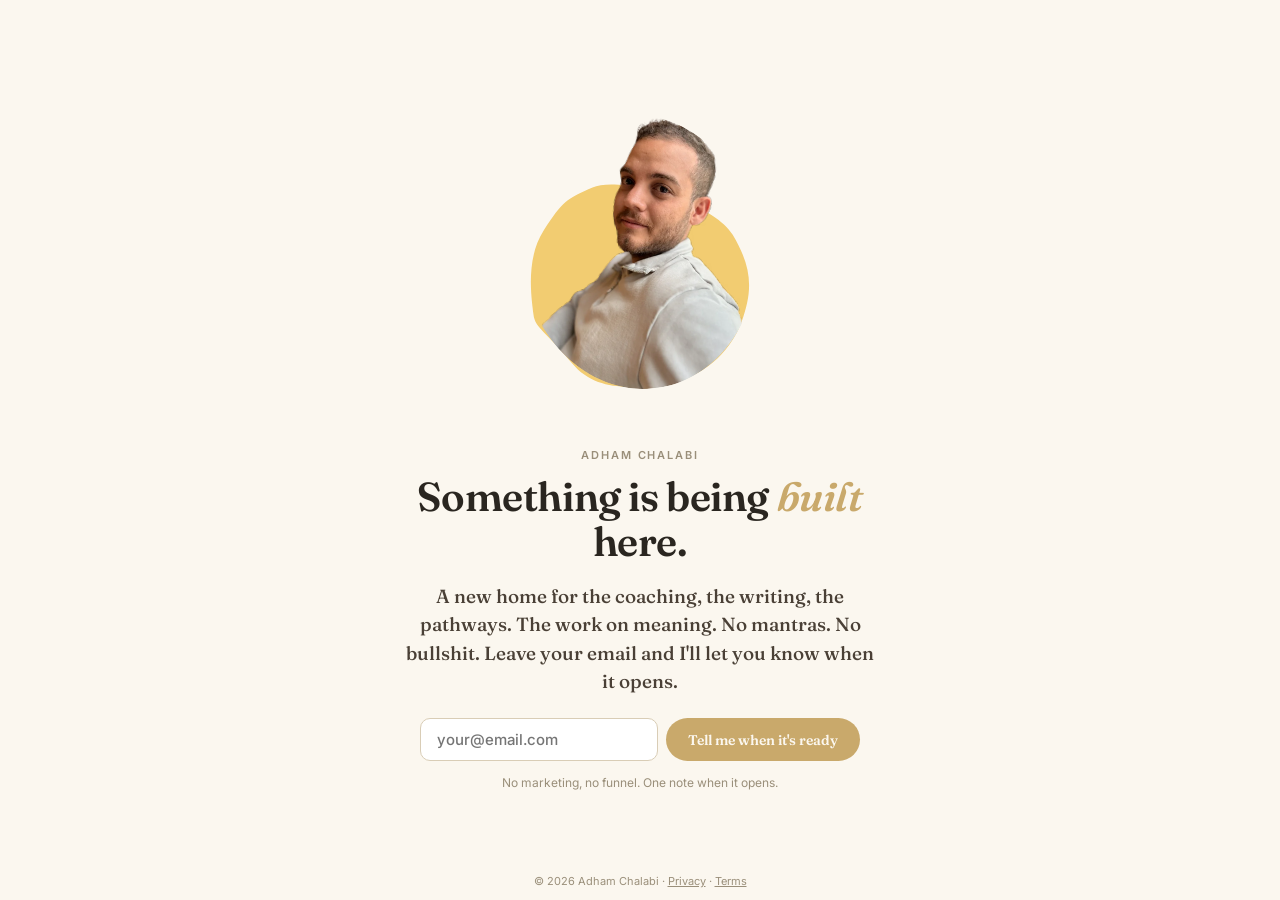
<file: index.html>
<!DOCTYPE html>
<html lang="en">
<head>
  <meta charset="utf-8">
  <meta name="viewport" content="width=device-width, initial-scale=1">
  <title>Adham Chalabi · Coming soon</title>
  <meta name="description" content="A new home for the writing, the pathways, the work. Coming soon.">
  <meta name="robots" content="noindex,nofollow">

  <meta property="og:type" content="website">
  <meta property="og:title" content="Adham Chalabi · Coming soon">
  <meta property="og:description" content="A new home for the writing, the pathways, the work. Coming soon.">
  <meta property="og:image" content="https://adham.coach/adham-clean.jpg">
  <meta property="og:url" content="https://adham.coach/">
  <meta name="twitter:card" content="summary_large_image">

  <link rel="preconnect" href="https://fonts.googleapis.com">
  <link rel="preconnect" href="https://fonts.gstatic.com" crossorigin>
  <!-- Fraunces 700 dropped: no font-weight 700 (or bold tags) anywhere in this page's styles/markup. -->
  <link href="https://fonts.googleapis.com/css2?family=Fraunces:ital,opsz,wght@0,9..144,500;0,9..144,600;1,9..144,500&family=Inter:wght@400;500;600&display=swap" rel="stylesheet">

  <style>
    *, *::before, *::after { box-sizing: border-box; margin: 0; padding: 0; }
    html, body { height: 100%; }
    body {
      background: #fbf7ef;
      color: #2a2620;
      font-family: 'Inter', system-ui, sans-serif;
      line-height: 1.5;
      display: grid;
      grid-template-rows: 1fr auto; /* card area takes remaining height; footer auto */
      height: 100vh;
      height: 100dvh; /* dvh handles mobile browser chrome where supported */
      -webkit-font-smoothing: antialiased;
      overflow: hidden; /* no scroll on the coming-soon view */
    }

    .wrap {
      display: flex;
      align-items: center;
      justify-content: center;
      padding: clamp(16px, 3vh, 40px) 20px;
      min-height: 0; /* lets the grid row shrink content if needed */
      overflow: hidden;
    }

    .card {
      width: 100%;
      max-width: 540px;
      text-align: center;
      display: flex;
      flex-direction: column;
      align-items: center;
      gap: 0;
    }

    .blob {
      width: clamp(160px, 32vh, 360px);
      max-width: 72vw;
      height: auto;
      margin: 0 auto clamp(10px, 2vh, 22px);
      display: block;
    }

    .eyebrow {
      font: 600 11px/1 'Inter', sans-serif;
      letter-spacing: 0.18em;
      text-transform: uppercase;
      color: #9a8f7a;
      margin-bottom: clamp(8px, 1.5vh, 14px);
    }

    h1 {
      font-family: 'Fraunces', Georgia, serif;
      font-weight: 600;
      font-size: clamp(26px, min(6vw, 4.5vh), 52px);
      line-height: 1.1;
      color: #2a2620;
      margin-bottom: clamp(10px, 2vh, 18px);
      letter-spacing: -0.01em;
    }

    h1 .em {
      font-style: italic;
      color: #c9a96b;
    }

    .lead {
      font-family: 'Fraunces', Georgia, serif;
      font-weight: 500;
      font-size: clamp(14px, 2vw, 19px);
      color: #4a4036;
      max-width: 480px;
      margin: 0 auto clamp(16px, 2.5vh, 28px);
      line-height: 1.5;
    }

    form {
      display: flex;
      gap: 8px;
      flex-wrap: wrap;
      justify-content: center;
      width: 100%;
      max-width: 440px;
      margin: 0 auto 8px;
    }

    input[type="email"] {
      flex: 1 1 220px;
      min-width: 0;
      padding: 11px 16px;
      border: 1px solid #d9cdb6;
      border-radius: 10px;
      background: #fff;
      font: 500 15px 'Inter', sans-serif;
      color: #2a2620;
    }
    input[type="email"]:focus {
      outline: none;
      border-color: #c9a96b;
      box-shadow: 0 0 0 3px rgba(201, 169, 107, 0.18);
    }

    button {
      flex: 0 0 auto;
      padding: 11px 22px;
      background: #c9a96b;
      color: #fbf7ef;
      border: none;
      border-radius: 999px;
      font: 600 14px 'Fraunces', serif;
      cursor: pointer;
      transition: background 0.15s ease;
    }
    button:hover { background: #b89656; }
    button:disabled { opacity: 0.6; cursor: default; }

    .promise {
      font: 400 12px 'Inter', sans-serif;
      color: #9a8f7a;
      margin-top: 6px;
    }

    .confirm {
      font-family: 'Fraunces', Georgia, serif;
      font-weight: 600;
      font-size: 18px;
      color: #4a6650;
      margin-top: 8px;
    }
    .confirm-sub {
      font: 500 13px 'Inter', sans-serif;
      color: #6b5e44;
      margin-top: 6px;
    }

    .error {
      font: 500 13px 'Inter', sans-serif;
      color: #b54a3d;
      margin-top: 10px;
    }

    footer {
      padding: 12px 24px;
      text-align: center;
      font: 400 11px 'Inter', sans-serif;
      color: #9a8f7a;
      flex-shrink: 0;
    }
    footer a { color: #9a8f7a; }

    /* Small phone tweaks — keep everything compact */
    @media (max-width: 480px) {
      input[type="email"], button { flex: 1 1 100%; }
      .wrap { padding: 16px 18px; }
      .lead { font-size: 14px; line-height: 1.45; }
    }

    /* Very short viewports (landscape phones, etc.) — squeeze further */
    @media (max-height: 600px) {
      .blob { width: clamp(120px, 26vh, 220px); margin-bottom: 8px; }
      h1 { font-size: clamp(20px, 4vh, 30px); margin-bottom: 8px; }
      .lead { font-size: 13px; margin-bottom: 14px; }
      .eyebrow { margin-bottom: 6px; font-size: 10px; }
      footer { padding: 6px 24px; }
    }
  </style>
</head>
<body>

  <div class="wrap">
    <main class="card">
      <img src="adham-blob.svg" alt="Adham Chalabi" class="blob" width="480" height="600">

      <p class="eyebrow">Adham Chalabi</p>

      <h1>Something is being <span class="em">built</span> here.</h1>

      <p class="lead">A new home for the coaching, the writing, the pathways. The work on meaning. No mantras. No bullshit. Leave your email and I'll let you know when it opens.</p>

      <form id="signup" novalidate>
        <input type="email" name="email" placeholder="your@email.com" required autocomplete="email" inputmode="email" aria-label="Email address">
        <button type="submit">Tell me when it's ready</button>
      </form>
      <p class="promise">No marketing, no funnel. One note when it opens.</p>
      <p class="error" id="error" style="display:none;"></p>
    </main>
  </div>

  <footer>
    © 2026 Adham Chalabi · <a href="/privacy.html">Privacy</a> · <a href="/terms.html">Terms</a>
  </footer>

  <!-- Preview-bypass + reminder-email forwarding are handled server-side by
       middleware.js at the Vercel edge. This page is just the coming-soon
       view when the user lacks the preview-mode cookie. -->


  <script>
    (function () {
      const BREVO_ACTION = 'https://ebebc29d.sibforms.com/serve/[base64]';
      const form = document.getElementById('signup');
      const errorEl = document.getElementById('error');

      const showError = (msg) => {
        errorEl.textContent = msg;
        errorEl.style.display = 'block';
      };
      const clearError = () => { errorEl.style.display = 'none'; };

      form.addEventListener('submit', async (e) => {
        e.preventDefault();
        clearError();
        const input = form.querySelector('input[type="email"]');
        const button = form.querySelector('button');
        const email = (input.value || '').trim();
        if (!/^[^\s@]+@[^\s@]+\.[^\s@]+$/.test(email)) {
          showError("That email looks off. Double-check?");
          return;
        }
        button.disabled = true;
        button.textContent = 'Sending…';
        try {
          const fd = new FormData();
          fd.append('EMAIL', email);
          fd.append('email_address_check', '');
          fd.append('locale', 'en');
          await fetch(BREVO_ACTION, { method: 'POST', mode: 'no-cors', body: fd });
          form.outerHTML = `
            <p class="confirm">Almost in — check your inbox. ✓</p>
            <p class="confirm-sub">Click the confirmation link I just sent you, and I'll write when the new home is ready.</p>
          `;
        } catch (err) {
          button.disabled = false;
          button.textContent = "Tell me when it's ready";
          showError("Something went wrong. Try again in a sec?");
        }
      });
    })();
  </script>

</body>
</html>
</file>
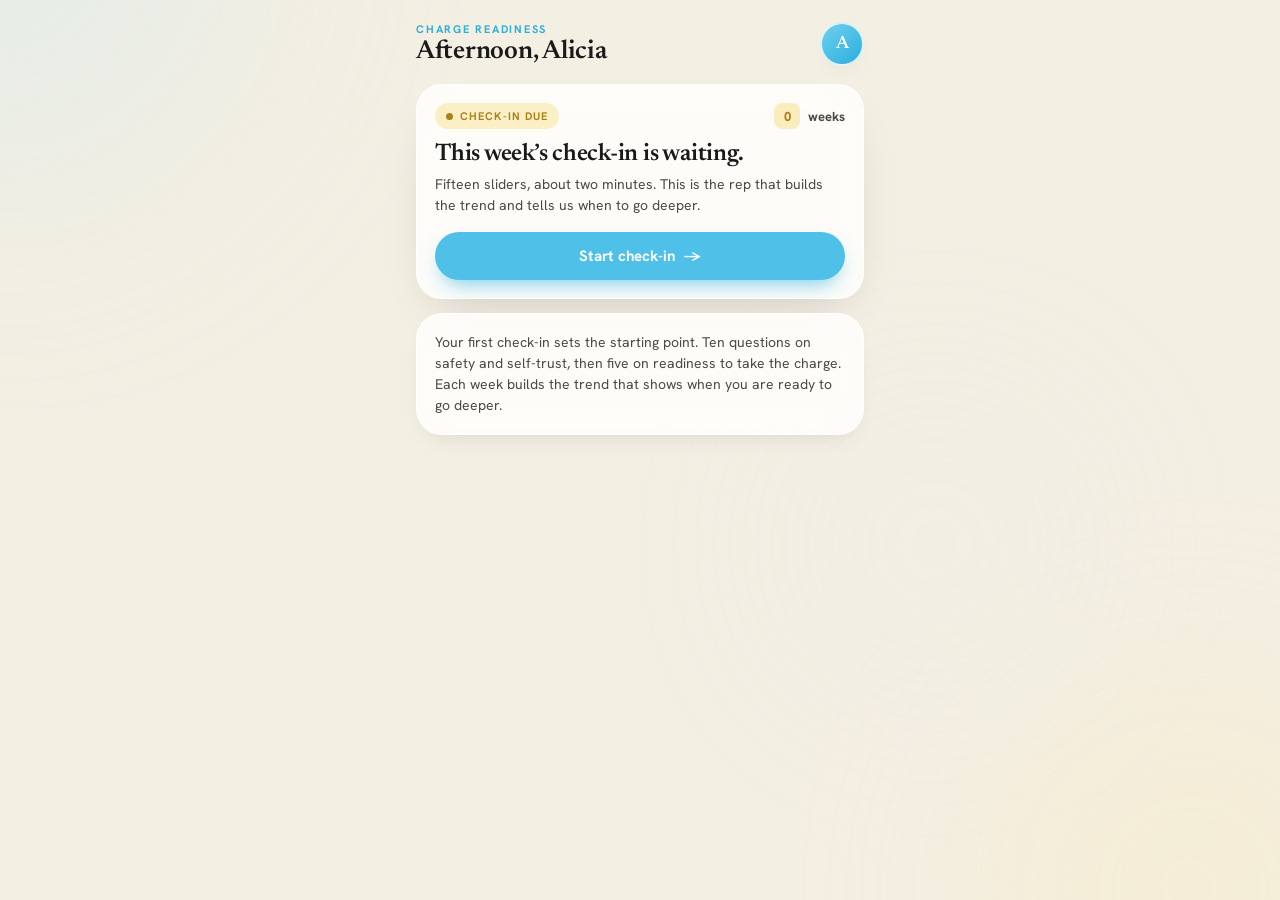
<file: alicia/index.html>
<!DOCTYPE html>
<html lang="en">
<head>
<meta charset="UTF-8" />
<meta name="viewport" content="width=device-width, initial-scale=1.0, viewport-fit=cover" />
<meta name="robots" content="noindex, nofollow" />
<title>Charge Readiness · Alicia</title>
<link rel="preconnect" href="https://fonts.googleapis.com" />
<link rel="preconnect" href="https://fonts.gstatic.com" crossorigin />
<link href="https://fonts.googleapis.com/css2?family=Newsreader:ital,opsz,wght@0,6..72,400;0,6..72,500;0,6..72,600;0,6..72,700&family=Hanken+Grotesk:wght@400;500;600;700;800&display=swap" rel="stylesheet" />
<style>
:root{
  --cream:#F4EFE3;--ink:#1A1A1A;--ink-soft:#4C4843;--ink-faint:#8A857B;
  --blue:#4FC1E9;--blue-deep:#2BAEDE;--green:#3BB98C;--amber:#D99A28;--red:#D6604A;
  --glass-bg:rgba(255,255,255,0.82);--glass-border:rgba(255,255,255,0.85);--glass-blur:14px;
  --radius:26px;--display:'Newsreader',Georgia,serif;--body:'Hanken Grotesk',system-ui,sans-serif;
  --shadow:0 22px 50px -22px rgba(26,26,26,0.20);--shadow-soft:0 10px 26px -14px rgba(26,26,26,0.16);
}
*{margin:0;padding:0;box-sizing:border-box;-webkit-tap-highlight-color:transparent;}
html,body{height:100%;}
body{font-family:var(--body);color:var(--ink);background:var(--cream);overflow-x:hidden;min-height:100vh;position:relative;-webkit-font-smoothing:antialiased;text-rendering:optimizeLegibility;}
.ambient{position:fixed;inset:0;z-index:0;overflow:hidden;pointer-events:none;}
.blob{position:absolute;border-radius:50%;filter:blur(110px);opacity:0.5;}
.blob.b1{width:40vmax;height:40vmax;background:radial-gradient(circle at 30% 30%,#BFE9F7,transparent 72%);top:-18vmax;left:-14vmax;opacity:0.42;}
.blob.b2{width:38vmax;height:38vmax;background:radial-gradient(circle at 50% 50%,#FBE9A8,transparent 72%);bottom:-18vmax;right:-12vmax;opacity:0.45;}
.blob.b3{width:26vmax;height:26vmax;background:radial-gradient(circle at 50% 50%,#D8F2FB,transparent 72%);top:42%;right:14%;opacity:0.24;}
.app{position:relative;z-index:1;max-width:480px;margin:0 auto;padding:22px 16px 40px;min-height:100vh;}
.app-head{display:flex;align-items:center;justify-content:space-between;margin-bottom:18px;gap:16px;}
.greet{min-width:0;}
.greet .kick{font-weight:700;font-size:11px;letter-spacing:0.16em;text-transform:uppercase;color:var(--blue-deep);margin-bottom:3px;}
.greet h1{font-family:var(--display);font-weight:600;font-size:26px;line-height:1.05;letter-spacing:-0.01em;}
.avatar{width:44px;height:44px;border-radius:50%;flex:0 0 auto;background:linear-gradient(140deg,#6FD0EE,#2BAEDE);color:#fff;display:flex;align-items:center;justify-content:center;font-family:var(--display);font-weight:600;font-size:18px;box-shadow:var(--shadow-soft);border:2px solid rgba(255,255,255,0.8);}
.stack{display:flex;flex-direction:column;gap:14px;}
.card{background:var(--glass-bg);backdrop-filter:blur(var(--glass-blur)) saturate(150%);-webkit-backdrop-filter:blur(var(--glass-blur)) saturate(150%);border:1px solid var(--glass-border);border-radius:var(--radius);box-shadow:var(--shadow-soft);padding:18px;position:relative;}
.card.feature{box-shadow:var(--shadow);}
.pulse-hero{overflow:hidden;}
.ph-top{display:flex;align-items:center;justify-content:space-between;gap:10px;margin-bottom:12px;flex-wrap:wrap;}
.tag{display:inline-flex;align-items:center;gap:7px;font-weight:700;font-size:11px;letter-spacing:0.1em;text-transform:uppercase;padding:6px 11px;border-radius:99px;}
.tag.due{background:rgba(243,210,78,0.30);color:#A9821B;}
.tag.done{background:rgba(59,185,140,0.18);color:#2A8A66;}
.tag .d{width:7px;height:7px;border-radius:50%;background:currentColor;}
.streak{display:flex;align-items:center;gap:8px;font-weight:700;font-size:13px;color:var(--ink-soft);white-space:nowrap;}
.streak .flame{width:26px;height:26px;border-radius:8px;background:rgba(243,210,78,0.35);display:flex;align-items:center;justify-content:center;color:#A9821B;font-weight:800;font-size:13px;}
.pulse-hero h2{font-family:var(--display);font-weight:600;font-size:24px;line-height:1.12;letter-spacing:-0.01em;margin-bottom:6px;}
.pulse-hero p{font-size:14px;line-height:1.5;color:var(--ink-soft);margin-bottom:16px;}
.btn{font-family:var(--body);font-weight:700;font-size:15px;border:none;cursor:pointer;border-radius:99px;padding:14px 20px;display:inline-flex;align-items:center;gap:9px;justify-content:center;transition:transform .15s ease,box-shadow .25s ease,background .2s;}
.btn-primary{background:var(--blue);color:#fff;box-shadow:0 10px 22px -8px rgba(43,174,222,0.7);}
.btn-primary:hover{background:var(--blue-deep);transform:translateY(-2px);}
.btn-ghost{background:rgba(255,255,255,0.6);color:var(--ink);border:1px solid var(--glass-border);}
.btn-ghost:hover{background:#fff;}
.btn.full{width:100%;}
.btn .arrow{transition:transform .2s;}.btn:hover .arrow{transform:translateX(3px);}
.stat-row{display:grid;grid-template-columns:repeat(3,1fr);gap:8px;}
.stat{background:var(--glass-bg);border:1px solid var(--glass-border);border-radius:18px;padding:12px 8px;text-align:center;backdrop-filter:blur(10px);-webkit-backdrop-filter:blur(10px);}
.stat .v{font-family:var(--display);font-weight:600;font-size:22px;line-height:1;white-space:nowrap;}
.stat .v small{font-size:12px;color:var(--ink-faint);}
.stat .l{font-size:11px;font-weight:600;color:var(--ink-faint);margin-top:6px;letter-spacing:0.02em;}
.card-head{display:flex;align-items:center;justify-content:space-between;margin-bottom:14px;}
.card-head .ct{font-weight:700;font-size:13px;letter-spacing:0.06em;text-transform:uppercase;color:var(--ink-faint);}
.trend-now{display:flex;align-items:flex-end;justify-content:space-between;gap:10px;margin-bottom:4px;flex-wrap:wrap;}
.trend-now .big{font-family:var(--display);font-weight:600;font-size:32px;line-height:1;}
.trend-now .big small{font-size:15px;color:var(--ink-faint);}
.delta{font-weight:700;font-size:13px;display:inline-flex;align-items:center;gap:4px;padding:4px 9px;border-radius:99px;}
.delta.up{background:rgba(59,185,140,0.16);color:#2A8A66;}
.delta.down{background:rgba(201,138,30,0.16);color:#A9821B;}
.chart{width:100%;display:block;}
.axis-row{display:flex;justify-content:space-between;font-size:11px;font-weight:600;color:var(--ink-faint);margin-top:8px;padding:0 2px;}
.screen-sub{font-size:14px;color:var(--ink-soft);line-height:1.5;}
.gate{display:inline-flex;align-items:center;gap:8px;font-weight:800;font-size:12.5px;letter-spacing:0.07em;text-transform:uppercase;padding:8px 14px;border-radius:99px;margin-bottom:12px;}
.gate .d{width:9px;height:9px;border-radius:50%;background:currentColor;}
.gate.green{background:rgba(59,185,140,0.18);color:#2A8A66;}
.gate.amber{background:rgba(217,154,40,0.20);color:#A9701B;}
.gate.red{background:rgba(214,96,74,0.16);color:#B83E29;}
.gate-note{font-size:14px;line-height:1.5;color:var(--ink-soft);margin-bottom:16px;}
.sub-row{display:grid;grid-template-columns:1fr auto;gap:5px 10px;align-items:center;margin-top:14px;}
.sub-row:first-child{margin-top:0;}
.sub-row .sn{font-weight:700;font-size:14px;}
.sub-row .sv{font-family:var(--display);font-weight:600;font-size:16px;color:var(--ink-soft);font-variant-numeric:tabular-nums;}
.sub-row .track{grid-column:1/3;height:8px;border-radius:99px;background:rgba(26,26,26,0.08);overflow:hidden;}
.sub-row .track i{display:block;height:100%;border-radius:99px;}
.bar-green{background:linear-gradient(90deg,#5FD3A2,#3BB98C);}
.bar-amber{background:linear-gradient(90deg,#F0C45A,#D99A28);}
.bar-red{background:linear-gradient(90deg,#E78A77,#D6604A);}
.group-label{font-weight:700;font-size:11px;letter-spacing:0.12em;text-transform:uppercase;color:var(--blue-deep);margin:4px 0 12px;}
.dom-list{display:flex;flex-direction:column;gap:13px;}
.dom{display:grid;grid-template-columns:1fr auto;gap:4px 10px;align-items:center;}
.dom .dn{font-weight:600;font-size:13.5px;}
.dom .dv{font-family:var(--display);font-weight:600;font-size:15px;color:var(--ink-soft);font-variant-numeric:tabular-nums;}
.dom .track{grid-column:1/3;height:7px;border-radius:99px;background:rgba(26,26,26,0.08);overflow:hidden;}
.dom .track i{display:block;height:100%;border-radius:99px;background:linear-gradient(90deg,var(--blue),var(--blue-deep));}
.checkin-top{display:flex;align-items:center;gap:14px;margin-bottom:8px;}
.icon-btn{width:42px;height:42px;border-radius:50%;border:1px solid var(--glass-border);background:rgba(255,255,255,0.6);cursor:pointer;display:flex;align-items:center;justify-content:center;color:var(--ink);flex:0 0 auto;}
.icon-btn:hover{background:#fff;}
.ci-progress{flex:1;height:7px;border-radius:99px;background:rgba(26,26,26,0.08);overflow:hidden;}
.ci-progress i{display:block;height:100%;border-radius:99px;background:linear-gradient(90deg,var(--blue),var(--blue-deep));transition:width .4s cubic-bezier(.22,1,.36,1);width:0;}
.ci-card{margin-top:18px;}
.slider-q{padding:6px 2px 2px;}
.slider-q .sq-section{font-weight:700;font-size:11px;letter-spacing:0.14em;text-transform:uppercase;color:var(--ink-faint);margin-bottom:6px;}
.slider-q .sq-num{font-weight:700;font-size:12px;letter-spacing:0.12em;text-transform:uppercase;color:var(--blue-deep);margin-bottom:10px;}
.slider-q h2{font-family:var(--display);font-weight:600;font-size:26px;line-height:1.14;letter-spacing:-0.015em;margin-bottom:8px;}
.slider-q .sq-help{font-size:14.5px;color:var(--ink-soft);line-height:1.5;margin-bottom:24px;}
.val-display{text-align:center;margin-bottom:6px;}
.val-display .vd-num{font-family:var(--display);font-weight:600;font-size:66px;line-height:1;letter-spacing:-0.03em;}
.val-display .vd-num small{font-size:24px;color:var(--ink-faint);}
.val-display .vd-word{font-weight:700;font-size:14px;color:var(--blue-deep);margin-top:2px;height:18px;}
.range-wrap{padding:10px 4px 4px;}
input[type=range].brange{-webkit-appearance:none;appearance:none;width:100%;height:10px;border-radius:99px;background:linear-gradient(90deg,var(--blue) 0%,var(--blue) var(--pct,50%),rgba(26,26,26,0.10) var(--pct,50%),rgba(26,26,26,0.10) 100%);outline:none;cursor:pointer;}
input[type=range].brange::-webkit-slider-thumb{-webkit-appearance:none;appearance:none;width:34px;height:34px;border-radius:50%;background:#fff;border:3px solid var(--blue);box-shadow:0 6px 16px -4px rgba(43,174,222,0.7);cursor:grab;}
input[type=range].brange::-moz-range-thumb{width:34px;height:34px;border-radius:50%;background:#fff;border:3px solid var(--blue);box-shadow:0 6px 16px -4px rgba(43,174,222,0.7);cursor:grab;}
.range-ends{display:flex;justify-content:space-between;font-size:12px;font-weight:600;color:var(--ink-faint);margin-top:12px;padding:0 2px;gap:12px;}
.range-ends span{max-width:46%;}
.range-ends span:last-child{text-align:right;}
.ci-nav{display:flex;gap:12px;margin-top:28px;}
.ci-nav .btn{flex:1;}
.ci-done{text-align:center;padding:10px 4px;}
.ci-done .check{width:74px;height:74px;border-radius:50%;background:var(--green);display:flex;align-items:center;justify-content:center;margin:6px auto 22px;box-shadow:0 14px 30px -10px rgba(59,185,140,0.7);}
.ci-done h2{font-family:var(--display);font-weight:600;font-size:32px;letter-spacing:-0.02em;margin-bottom:10px;}
.ci-done p{font-size:15px;line-height:1.55;color:var(--ink-soft);margin-bottom:6px;}
.ci-done .pulse-num{font-family:var(--display);font-weight:600;font-size:20px;color:var(--ink);}
.screen{animation:rise .45s cubic-bezier(.22,1,.36,1);}
@keyframes rise{from{transform:translateY(12px);opacity:.6;}to{transform:none;opacity:1;}}
@media (max-width:380px){.app{padding:18px 12px 32px;}.greet h1{font-size:24px;}.pulse-hero h2{font-size:22px;}.slider-q h2{font-size:23px;}}
</style>
</head>
<body>
<div class="ambient" aria-hidden="true"><div class="blob b1"></div><div class="blob b2"></div><div class="blob b3"></div></div>
<main class="app" id="app"></main>
<script>
(function(){
  "use strict";
  var CLIENT={name:"Alicia",initial:"A"};
  // Two subscales. sub:"safety" = Safety & Self-Trust (10). sub:"charge" = Charge Readiness (5).
  var SIGNALS=[
    {sub:"safety",key:"boundaries",label:"Boundaries",q:"When my son crosses a boundary, I trust myself to respond clearly.",help:"Trusting your own response when a line gets crossed.",lo:"I freeze or react",hi:"I respond clearly"},
    {sub:"safety",key:"tolerate",label:"Tolerating reactions",q:"When I enforce a consequence, I can tolerate his reaction.",help:"Holding steady through his pushback.",lo:"I cave or crumble",hi:"I hold steady"},
    {sub:"safety",key:"grounded",label:"Staying grounded",q:"When I feel challenged, mocked, or disrespected, I can stay grounded enough to choose my response.",help:"Staying with yourself instead of getting hijacked.",lo:"I get hijacked",hi:"I stay grounded"},
    {sub:"safety",key:"action",label:"Protective action",q:"When I feel unsafe, I can identify what physical action or resource would actually help.",help:"Knowing a real, practical step when you feel unsafe.",lo:"I go blank",hi:"I know what helps"},
    {sub:"safety",key:"discern",label:"Threat vs projection",q:"I can tell the difference between a real threat and an anxiety projection.",help:"Reading whether the danger is real or imagined.",lo:"They blur together",hi:"I can tell apart"},
    {sub:"safety",key:"protect",label:"Protect, not control",q:"I can protect my son without over-controlling him.",help:"Care that protects without gripping too tight.",lo:"I over-control",hi:"I protect and allow"},
    {sub:"safety",key:"independence",label:"Allowing independence",q:"I can let my son have age-appropriate independence without feeling like I am losing him.",help:"Letting him grow without it feeling like loss.",lo:"Feels like loss",hi:"I can allow it"},
    {sub:"safety",key:"values",label:"Values over anxiety",q:"I can feel anxiety and still act according to my values.",help:"Anxiety present, your values still in charge.",lo:"Anxiety runs me",hi:"I act on values"},
    {sub:"safety",key:"pause",label:"Pausing",q:"I can pause or slow down without feeling like I failed.",help:"Resting or slowing without self-judgment.",lo:"Feels like failure",hi:"I can pause"},
    {sub:"safety",key:"deeper",label:"Ready to go deeper",q:"I feel ready to touch a small piece of the deeper anxiety without forcing myself.",help:"Willing to approach the deeper material, gently.",lo:"Not ready",hi:"Ready"},
    {sub:"charge",key:"readiness",label:"Readiness",q:"How ready do you feel to take on the emotional charge of going into an anxious event?",help:"Readiness to enter the harder work, not whether the fear is gone.",lo:"Not ready",hi:"Fully ready"},
    {sub:"charge",key:"confidence",label:"Confidence",q:"How confident are you that you could handle what surfaces?",help:"Belief that you can manage the feelings that come up.",lo:"Not at all",hi:"Completely"},
    {sub:"charge",key:"courage",label:"Courage",q:"How willing do you feel to turn toward the fear rather than away?",help:"Willingness to approach the hard material instead of avoiding it.",lo:"Want to avoid",hi:"Ready to face it"},
    {sub:"charge",key:"strength",label:"Strength",q:"If a big wave hit, how well could you stay with it without collapsing?",help:"Capacity to hold an intense charge in the moment.",lo:"Would collapse",hi:"Could hold it"},
    {sub:"charge",key:"resilience",label:"Resilience",q:"When something stirred you up, how fast did you recover?",help:"Speed of recovery after an emotional hit.",lo:"Still carrying it",hi:"Recovered fast"}
  ];
  var SUBS={safety:{label:"Safety & Self-Trust",n:10},charge:{label:"Readiness",n:5}};
  var STORE="compass_alicia_v2", DAY=864e5;
  var state=load(), view="home", ciIndex=0, answers={};

  function load(){try{var r=JSON.parse(localStorage.getItem(STORE));if(r&&r.entries)return r;}catch(e){}return{entries:[]};}
  function save(){try{localStorage.setItem(STORE,JSON.stringify(state));}catch(e){}}
  function itemsIn(sub){return SIGNALS.filter(function(s){return s.sub===sub;});}
  function subMean(e,sub){var its=itemsIn(sub),s=0;its.forEach(function(m){s+=e[m.key];});return s/its.length;}
  function overallOf(e){return (subMean(e,"safety")+subMean(e,"charge"))/2;}
  function minItem(e){return Math.min.apply(Math,SIGNALS.map(function(m){return e[m.key];}));}
  function gateOf(e){
    var safety=subMean(e,"safety"),charge=subMean(e,"charge"),overall=overallOf(e),lo=minItem(e),deeper=e.deeper;
    if(overall<=3||safety<=3||charge<=3||deeper<=3||lo<=2)return"red";
    if(safety>=7&&charge>=7&&deeper>=7&&lo>=4)return"green";
    return"amber";
  }
  var GATE={green:{t:"Ready to approach",n:"You can touch a charged event this week, in small paced doses."},amber:{t:"Work the edges",n:"Build the lowest signals with small reps. Ease toward the edges, no full deconstruction yet."},red:{t:"Stabilize first",n:"Stay with safety and grounding this week. No charged work yet."}};
  function barClass(v){return v<=3?"bar-red":(v<=6?"bar-amber":"bar-green");}
  function daysSince(ts){return Math.floor((Date.now()-ts)/DAY);}
  function lastEntry(){return state.entries[state.entries.length-1];}
  function isDue(){var l=lastEntry();return !l||daysSince(l.date)>=7;}
  function greeting(){var h=new Date().getHours();return h<12?"Morning":h<18?"Afternoon":"Evening";}
  function wordFor(v){if(v<=2)return"Very low";if(v<=4)return"Low";if(v===5)return"Middling";if(v<=7)return"Good";if(v<=9)return"Strong";return"Peak";}

  function lineChart(values){
    var W=320,H=112,padX=8,padTop=14,padBot=14,n=values.length;
    var vmin=Math.min.apply(Math,values),vmax=Math.max.apply(Math,values);
    var min=Math.max(0,Math.floor(vmin)-1),max=Math.min(10,Math.ceil(vmax)+1);
    if(max-min<4){max=Math.min(10,min+4);if(max-min<4)min=Math.max(0,max-4);}
    var x=function(i){return padX+(i/(n-1))*(W-padX*2);};
    var y=function(v){return padTop+(1-(v-min)/(max-min))*(H-padTop-padBot);};
    var pts=values.map(function(v,i){return[x(i),y(v)];});
    var line=pts.map(function(p,i){return(i?"L":"M")+p[0].toFixed(1)+" "+p[1].toFixed(1);}).join(" ");
    var area=line+" L"+x(n-1).toFixed(1)+" "+(H-padBot)+" L"+padX+" "+(H-padBot)+" Z";
    var dots=pts.map(function(p,i){var last=i===n-1;return '<circle cx="'+p[0].toFixed(1)+'" cy="'+p[1].toFixed(1)+'" r="'+(last?5:3)+'" fill="'+(last?"var(--blue-deep)":"#fff")+'" stroke="var(--blue-deep)" stroke-width="2"/>';}).join("");
    return '<svg class="chart" viewBox="0 0 '+W+' '+H+'" preserveAspectRatio="none" style="height:112px"><defs><linearGradient id="lgp" x1="0" y1="0" x2="0" y2="1"><stop offset="0" stop-color="var(--blue)" stop-opacity="0.28"/><stop offset="1" stop-color="var(--blue)" stop-opacity="0"/></linearGradient></defs><path d="'+area+'" fill="url(#lgp)"/><path d="'+line+'" fill="none" stroke="var(--blue-deep)" stroke-width="2.5" stroke-linecap="round" stroke-linejoin="round" vector-effect="non-scaling-stroke"/>'+dots+'</svg>';
  }

  function subRow(name,v){return '<div class="sub-row"><span class="sn">'+name+'</span><span class="sv">'+v.toFixed(1)+'<span style="color:var(--ink-faint);font-size:12px">/10</span></span><span class="track"><i class="'+barClass(v)+'" style="width:'+(v*10)+'%"></i></span></div>';}

  function gateCard(e){
    var g=gateOf(e);
    var h='<div class="card feature"><span class="gate '+g+'"><span class="d"></span>'+GATE[g].t+'</span><p class="gate-note">'+GATE[g].n+'</p>';
    h+=subRow(SUBS.safety.label,subMean(e,"safety"))+subRow(SUBS.charge.label,subMean(e,"charge"));
    h+='</div>';
    return h;
  }

  function bySignalCard(e){
    var h='<div class="card"><div class="card-head"><span class="ct">All signals</span></div>';
    ["safety","charge"].forEach(function(sub){
      h+='<div class="group-label">'+SUBS[sub].label+'</div><div class="dom-list" style="margin-bottom:16px">';
      itemsIn(sub).forEach(function(m){var v=e[m.key];h+='<div class="dom"><span class="dn">'+m.label+'</span><span class="dv">'+v+'<span style="color:var(--ink-faint);font-size:12px">/10</span></span><span class="track"><i style="width:'+(v*10)+'%"></i></span></div>';});
      h+='</div>';
    });
    h+='</div>';
    return h;
  }

  function homeHTML(){
    var due=isDue(), l=lastEntry();
    var vals=state.entries.map(overallOf);
    var now=vals.length?vals[vals.length-1]:0, first=vals.length?vals[0]:0, delta=now-first;
    var h='';
    h+='<header class="app-head"><div class="greet"><div class="kick">Charge Readiness</div><h1>'+greeting()+', '+CLIENT.name+'</h1></div><div class="avatar" aria-hidden="true">'+CLIENT.initial+'</div></header>';
    h+='<div class="stack">';
    h+='<div class="card feature pulse-hero"><div class="ph-top"><span class="tag '+(due?"due":"done")+'"><span class="d"></span>'+(due?"Check-in due":"This week done")+'</span><span class="streak"><span class="flame">'+state.entries.length+'</span>'+(state.entries.length===1?"week":"weeks")+'</span></div>';
    if(due){
      h+='<h2>This week&rsquo;s check-in is waiting.</h2><p>Fifteen sliders, about two minutes. This is the rep that builds the trend and tells us when to go deeper.</p><button class="btn btn-primary full" data-action="start">Start check-in <span class="arrow">&rarr;</span></button>';
    }else{
      h+='<h2>You&rsquo;re checked in.</h2><p>This week&rsquo;s overall reading: <strong style="color:var(--ink)">'+now.toFixed(1)+'/10</strong>. Next check-in opens in '+(7-daysSince(l.date))+' days.</p><button class="btn btn-ghost full" data-action="start">Re-take this week</button>';
    }
    h+='</div>';
    if(l){
      h+='<div class="stat-row"><div class="stat"><div class="v">'+now.toFixed(1)+'<small>/10</small></div><div class="l">Overall</div></div><div class="stat"><div class="v">'+state.entries.length+'</div><div class="l">Weeks tracked</div></div><div class="stat"><div class="v">'+(delta>=0?"+":"")+delta.toFixed(1)+'</div><div class="l">Since start</div></div></div>';
      h+=gateCard(l);
    }
    if(state.entries.length>=2){
      h+='<div class="card"><div class="card-head"><span class="ct">Overall trend</span></div><div class="trend-now"><div class="big">'+now.toFixed(1)+'<small>/10</small></div><span class="delta '+(delta>=0?"up":"down")+'">'+(delta>=0?"↑ +":"↓ ")+Math.abs(delta).toFixed(1)+' since W1</span></div>'+lineChart(vals)+'<div class="axis-row"><span>Week 1</span><span>This week</span></div></div>';
    }
    if(l){ h+=bySignalCard(l); }
    if(state.entries.length===0){
      h+='<div class="card"><p class="screen-sub">Your first check-in sets the starting point. Ten questions on safety and self-trust, then five on readiness to take the charge. Each week builds the trend that shows when you are ready to go deeper.</p></div>';
    }
    h+='</div>';
    return h;
  }

  function checkinHTML(){
    var total=SIGNALS.length, m=SIGNALS[ciIndex], val=answers[m.key];
    var h='<div class="screen"><div class="checkin-top"><button class="icon-btn" data-action="home" aria-label="Back"><svg viewBox="0 0 24 24" width="20" height="20" fill="none" stroke="currentColor" stroke-width="2.4" stroke-linecap="round" stroke-linejoin="round"><path d="M15 18l-6-6 6-6"/></svg></button><div class="ci-progress"><i style="width:'+((ciIndex/total)*100)+'%"></i></div></div>';
    h+='<div class="card feature ci-card"><div class="slider-q"><div class="sq-section">'+SUBS[m.sub].label+'</div><div class="sq-num">Question '+(ciIndex+1)+' of '+total+'</div><h2>'+m.q+'</h2><p class="sq-help">'+m.help+'</p>';
    h+='<div class="val-display"><div class="vd-num" id="ciVal">'+val+'<small>/10</small></div><div class="vd-word" id="ciWord">'+wordFor(val)+'</div></div>';
    h+='<div class="range-wrap"><input type="range" min="0" max="10" step="1" value="'+val+'" class="brange" id="ciRange" style="--pct:'+(val*10)+'%"><div class="range-ends"><span>'+m.lo+'</span><span>'+m.hi+'</span></div></div>';
    h+='<div class="ci-nav">'+(ciIndex>0?'<button class="btn btn-ghost" data-action="prev">Back</button>':'')+'<button class="btn btn-primary" data-action="next">'+(ciIndex===total-1?"Finish":"Next")+' <span class="arrow">&rarr;</span></button></div>';
    h+='</div></div></div>';
    return h;
  }

  function doneHTML(){
    var l=lastEntry();
    var h='<div class="screen"><div class="card feature ci-card" style="margin-top:18px"><div class="ci-done"><div class="check"><svg viewBox="0 0 24 24" width="36" height="36" fill="none" stroke="#fff" stroke-width="3" stroke-linecap="round" stroke-linejoin="round"><path d="M20 6L9 17l-5-5"/></svg></div><h2>Logged.</h2><p>Overall reading: <span class="pulse-num">'+overallOf(l).toFixed(1)+'/10</span></p></div>';
    h+=gateCard(l);
    h+='<button class="btn btn-primary full" data-action="home" style="margin-top:14px">Back to home</button>';
    h+='</div></div>';
    return h;
  }

  function render(){
    var root=document.getElementById("app");
    if(view==="checkin"){root.innerHTML=checkinHTML();wireRange();}
    else if(view==="done"){root.innerHTML=doneHTML();}
    else{root.innerHTML=homeHTML();}
    window.scrollTo({top:0});
  }
  function wireRange(){
    var range=document.getElementById("ciRange");if(!range)return;
    range.addEventListener("input",function(){
      var v=parseInt(range.value,10),m=SIGNALS[ciIndex];
      answers[m.key]=v;range.style.setProperty("--pct",(v*10)+"%");
      document.getElementById("ciVal").innerHTML=v+"<small>/10</small>";
      document.getElementById("ciWord").textContent=wordFor(v);
    });
  }
  function startCheckin(){answers={};SIGNALS.forEach(function(m){answers[m.key]=5;});ciIndex=0;view="checkin";render();}
  function finishCheckin(){var entry={date:Date.now()};SIGNALS.forEach(function(m){entry[m.key]=answers[m.key];});state.entries.push(entry);if(state.entries.length>12)state.entries=state.entries.slice(-12);save();view="done";render();}

  document.getElementById("app").addEventListener("click",function(e){
    var el=e.target.closest("[data-action]");if(!el)return;
    var a=el.getAttribute("data-action");
    if(a==="start"){startCheckin();}
    else if(a==="home"){view="home";render();}
    else if(a==="prev"){ciIndex=Math.max(0,ciIndex-1);render();}
    else if(a==="next"){if(ciIndex===SIGNALS.length-1){finishCheckin();}else{ciIndex++;render();}}
  });
  render();
})();
</script>
</body>
</html>
</file>
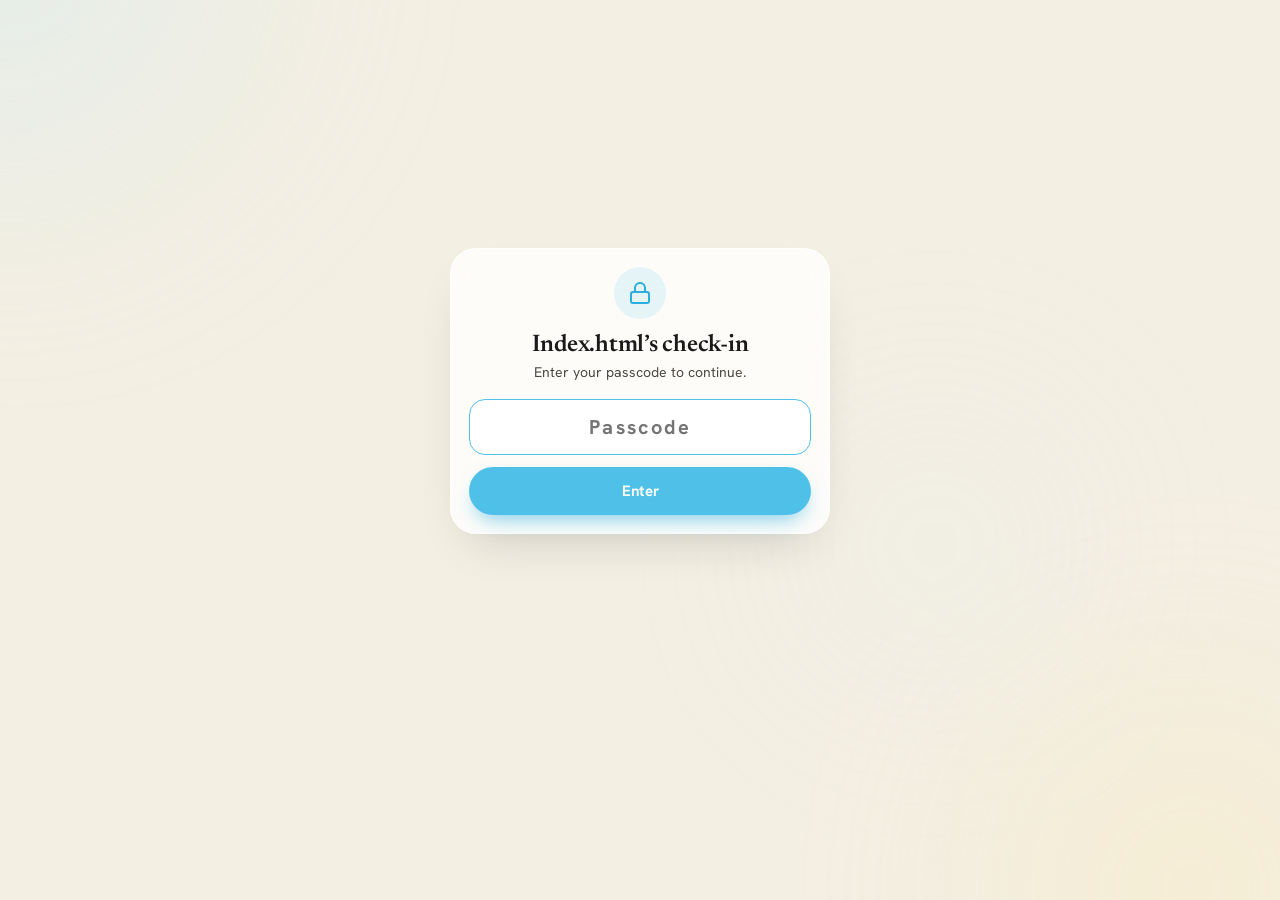
<file: assess/index.html>
<!DOCTYPE html>
<html lang="en">
<head>
<meta charset="UTF-8" />
<meta name="viewport" content="width=device-width, initial-scale=1.0, viewport-fit=cover" />
<meta name="robots" content="noindex, nofollow" />
<title>Check-in · Adham Chalabi</title>
<link rel="icon" type="image/svg+xml" href="/adham-blob.svg" />
<link rel="preconnect" href="https://fonts.googleapis.com" />
<link rel="preconnect" href="https://fonts.gstatic.com" crossorigin />
<link href="https://fonts.googleapis.com/css2?family=Newsreader:ital,opsz,wght@0,6..72,400;0,6..72,500;0,6..72,600;0,6..72,700&family=Hanken+Grotesk:wght@400;500;600;700;800&display=swap" rel="stylesheet" />
<style>
:root{
  --cream:#F4EFE3;--ink:#1A1A1A;--ink-soft:#4C4843;--ink-faint:#8A857B;
  --blue:#4FC1E9;--blue-deep:#2BAEDE;--green:#3BB98C;
  --glass-bg:rgba(255,255,255,0.82);--glass-border:rgba(255,255,255,0.85);--glass-blur:14px;
  --radius:26px;--display:'Newsreader',Georgia,serif;--body:'Hanken Grotesk',system-ui,sans-serif;
  --shadow:0 22px 50px -22px rgba(26,26,26,0.20);--shadow-soft:0 10px 26px -14px rgba(26,26,26,0.16);
}
*{margin:0;padding:0;box-sizing:border-box;-webkit-tap-highlight-color:transparent;}
html,body{height:100%;}
body{font-family:var(--body);color:var(--ink);background:var(--cream);overflow-x:hidden;min-height:100vh;position:relative;-webkit-font-smoothing:antialiased;text-rendering:optimizeLegibility;}
.ambient{position:fixed;inset:0;z-index:0;overflow:hidden;pointer-events:none;}
.blob{position:absolute;border-radius:50%;filter:blur(110px);opacity:0.5;}
.blob.b1{width:40vmax;height:40vmax;background:radial-gradient(circle at 30% 30%,#BFE9F7,transparent 72%);top:-18vmax;left:-14vmax;opacity:0.42;}
.blob.b2{width:38vmax;height:38vmax;background:radial-gradient(circle at 50% 50%,#FBE9A8,transparent 72%);bottom:-18vmax;right:-12vmax;opacity:0.45;}
.blob.b3{width:26vmax;height:26vmax;background:radial-gradient(circle at 50% 50%,#D8F2FB,transparent 72%);top:42%;right:14%;opacity:0.24;}
.app{position:relative;z-index:1;max-width:480px;margin:0 auto;padding:22px 16px 40px;min-height:100vh;}
.app-head{display:flex;align-items:center;justify-content:space-between;margin-bottom:18px;gap:16px;}
.greet{min-width:0;}
.greet .kick{font-weight:700;font-size:11px;letter-spacing:0.16em;text-transform:uppercase;color:var(--blue-deep);margin-bottom:3px;}
.greet h1{font-family:var(--display);font-weight:600;font-size:26px;line-height:1.05;letter-spacing:-0.01em;}
.avatar{width:44px;height:44px;border-radius:50%;flex:0 0 auto;background:linear-gradient(140deg,#6FD0EE,#2BAEDE);color:#fff;display:flex;align-items:center;justify-content:center;font-family:var(--display);font-weight:600;font-size:18px;box-shadow:var(--shadow-soft);border:2px solid rgba(255,255,255,0.8);}
.stack{display:flex;flex-direction:column;gap:14px;}
.card{background:var(--glass-bg);backdrop-filter:blur(var(--glass-blur)) saturate(150%);-webkit-backdrop-filter:blur(var(--glass-blur)) saturate(150%);border:1px solid var(--glass-border);border-radius:var(--radius);box-shadow:var(--shadow-soft);padding:18px;position:relative;}
.card.feature{box-shadow:var(--shadow);}
.pulse-hero{overflow:hidden;}
.ph-top{display:flex;align-items:center;justify-content:space-between;gap:10px;margin-bottom:12px;flex-wrap:wrap;}
.tag{display:inline-flex;align-items:center;gap:7px;font-weight:700;font-size:11px;letter-spacing:0.1em;text-transform:uppercase;padding:6px 11px;border-radius:99px;}
.tag.due{background:rgba(243,210,78,0.30);color:#A9821B;}
.tag.done{background:rgba(59,185,140,0.18);color:#2A8A66;}
.tag .d{width:7px;height:7px;border-radius:50%;background:currentColor;}
.streak{display:flex;align-items:center;gap:8px;font-weight:700;font-size:13px;color:var(--ink-soft);white-space:nowrap;}
.streak .flame{width:26px;height:26px;border-radius:8px;background:rgba(243,210,78,0.35);display:flex;align-items:center;justify-content:center;color:#A9821B;font-weight:800;font-size:13px;}
.pulse-hero h2{font-family:var(--display);font-weight:600;font-size:24px;line-height:1.12;letter-spacing:-0.01em;margin-bottom:6px;}
.pulse-hero p{font-size:14px;line-height:1.5;color:var(--ink-soft);margin-bottom:16px;}
.btn{font-family:var(--body);font-weight:700;font-size:15px;border:none;cursor:pointer;border-radius:99px;padding:14px 20px;display:inline-flex;align-items:center;gap:9px;justify-content:center;transition:transform .15s ease,box-shadow .25s ease,background .2s;}
.btn-primary{background:var(--blue);color:#fff;box-shadow:0 10px 22px -8px rgba(43,174,222,0.7);}
.btn-primary:hover{background:var(--blue-deep);transform:translateY(-2px);}
.btn-primary:disabled{opacity:.6;cursor:default;transform:none;}
.btn-ghost{background:rgba(255,255,255,0.6);color:var(--ink);border:1px solid var(--glass-border);}
.btn-ghost:hover{background:#fff;}
.btn.full{width:100%;}
.btn .arrow{transition:transform .2s;}.btn:hover .arrow{transform:translateX(3px);}
.gatewrap{min-height:82vh;display:flex;align-items:center;justify-content:center;}
.lock-card{max-width:380px;width:100%;text-align:center;}
.lock-badge{width:52px;height:52px;border-radius:50%;margin:0 auto 14px;background:rgba(79,193,233,0.15);display:flex;align-items:center;justify-content:center;}
.lock-title{font-family:var(--display);font-weight:600;font-size:24px;letter-spacing:-0.01em;margin-bottom:6px;}
.lock-sub{font-size:14px;color:var(--ink-soft);margin-bottom:18px;}
.pc-input{width:100%;border:1px solid var(--glass-border);background:rgba(255,255,255,0.7);border-radius:16px;padding:14px 16px;font-family:var(--body);font-weight:700;font-size:20px;letter-spacing:0.12em;text-align:center;color:var(--ink);margin-bottom:12px;outline:none;}
.pc-input:focus{border-color:var(--blue);background:#fff;}
.pc-err{color:#B83E29;font-size:13px;font-weight:600;margin-bottom:12px;}
.stat-row{display:grid;grid-template-columns:repeat(3,1fr);gap:8px;}
.stat{background:var(--glass-bg);border:1px solid var(--glass-border);border-radius:18px;padding:12px 8px;text-align:center;backdrop-filter:blur(10px);-webkit-backdrop-filter:blur(10px);}
.stat .v{font-family:var(--display);font-weight:600;font-size:22px;line-height:1;white-space:nowrap;}
.stat .v small{font-size:12px;color:var(--ink-faint);}
.stat .l{font-size:11px;font-weight:600;color:var(--ink-faint);margin-top:6px;letter-spacing:0.02em;}
.card-head{display:flex;align-items:center;justify-content:space-between;margin-bottom:14px;}
.card-head .ct{font-weight:700;font-size:13px;letter-spacing:0.06em;text-transform:uppercase;color:var(--ink-faint);}
.trend-now{display:flex;align-items:flex-end;justify-content:space-between;gap:10px;margin-bottom:4px;flex-wrap:wrap;}
.trend-now .big{font-family:var(--display);font-weight:600;font-size:32px;line-height:1;}
.trend-now .big small{font-size:15px;color:var(--ink-faint);}
.delta{font-weight:700;font-size:13px;display:inline-flex;align-items:center;gap:4px;padding:4px 9px;border-radius:99px;}
.delta.up{background:rgba(59,185,140,0.16);color:#2A8A66;}
.delta.down{background:rgba(201,138,30,0.16);color:#A9821B;}
.chart{width:100%;display:block;}
.axis-row{display:flex;justify-content:space-between;font-size:11px;font-weight:600;color:var(--ink-faint);margin-top:8px;padding:0 2px;}
.screen-sub{font-size:14px;color:var(--ink-soft);line-height:1.5;}
.gate{display:inline-flex;align-items:center;gap:8px;font-weight:800;font-size:12.5px;letter-spacing:0.07em;text-transform:uppercase;padding:8px 14px;border-radius:99px;margin-bottom:12px;}
.gate .d{width:9px;height:9px;border-radius:50%;background:currentColor;}
.gate.green{background:rgba(59,185,140,0.18);color:#2A8A66;}
.gate.amber{background:rgba(217,154,40,0.20);color:#A9701B;}
.gate.red{background:rgba(214,96,74,0.16);color:#B83E29;}
.gate-note{font-size:14px;line-height:1.5;color:var(--ink-soft);margin-bottom:16px;}
.sub-row{display:grid;grid-template-columns:1fr auto;gap:5px 10px;align-items:center;margin-top:14px;}
.sub-row:first-of-type{margin-top:0;}
.sub-row .sn{font-weight:700;font-size:14px;}
.sub-row .sv{font-family:var(--display);font-weight:600;font-size:16px;color:var(--ink-soft);font-variant-numeric:tabular-nums;}
.sub-row .track{grid-column:1/3;height:8px;border-radius:99px;background:rgba(26,26,26,0.08);overflow:hidden;}
.sub-row .track i{display:block;height:100%;border-radius:99px;}
.bar-green{background:linear-gradient(90deg,#5FD3A2,#3BB98C);}
.bar-amber{background:linear-gradient(90deg,#F0C45A,#D99A28);}
.bar-red{background:linear-gradient(90deg,#E78A77,#D6604A);}
.group-label{font-weight:700;font-size:11px;letter-spacing:0.12em;text-transform:uppercase;color:var(--blue-deep);margin:4px 0 12px;}
.dom-list{display:flex;flex-direction:column;gap:13px;}
.dom{display:grid;grid-template-columns:1fr auto;gap:4px 10px;align-items:center;}
.dom .dn{font-weight:600;font-size:13.5px;}
.dom .dv{font-family:var(--display);font-weight:600;font-size:15px;color:var(--ink-soft);font-variant-numeric:tabular-nums;}
.dom .track{grid-column:1/3;height:7px;border-radius:99px;background:rgba(26,26,26,0.08);overflow:hidden;}
.dom .track i{display:block;height:100%;border-radius:99px;background:linear-gradient(90deg,var(--blue),var(--blue-deep));}
.checkin-top{display:flex;align-items:center;gap:14px;margin-bottom:8px;}
.icon-btn{width:42px;height:42px;border-radius:50%;border:1px solid var(--glass-border);background:rgba(255,255,255,0.6);cursor:pointer;display:flex;align-items:center;justify-content:center;color:var(--ink);flex:0 0 auto;}
.icon-btn:hover{background:#fff;}
.ci-progress{flex:1;height:7px;border-radius:99px;background:rgba(26,26,26,0.08);overflow:hidden;}
.ci-progress i{display:block;height:100%;border-radius:99px;background:linear-gradient(90deg,var(--blue),var(--blue-deep));transition:width .4s cubic-bezier(.22,1,.36,1);width:0;}
.ci-card{margin-top:18px;}
.slider-q{padding:6px 2px 2px;}
.slider-q .sq-section{font-weight:700;font-size:11px;letter-spacing:0.14em;text-transform:uppercase;color:var(--ink-faint);margin-bottom:6px;}
.slider-q .sq-num{font-weight:700;font-size:12px;letter-spacing:0.12em;text-transform:uppercase;color:var(--blue-deep);margin-bottom:10px;}
.slider-q h2{font-family:var(--display);font-weight:600;font-size:26px;line-height:1.14;letter-spacing:-0.015em;margin-bottom:8px;}
.slider-q .sq-help{font-size:14.5px;color:var(--ink-soft);line-height:1.5;margin-bottom:24px;}
.val-display{text-align:center;margin-bottom:6px;}
.val-display .vd-num{font-family:var(--display);font-weight:600;font-size:66px;line-height:1;letter-spacing:-0.03em;}
.val-display .vd-num small{font-size:24px;color:var(--ink-faint);}
.val-display .vd-word{font-weight:700;font-size:14px;color:var(--blue-deep);margin-top:2px;height:18px;}
.range-wrap{padding:10px 4px 4px;}
input[type=range].brange{-webkit-appearance:none;appearance:none;width:100%;height:10px;border-radius:99px;background:linear-gradient(90deg,var(--blue) 0%,var(--blue) var(--pct,50%),rgba(26,26,26,0.10) var(--pct,50%),rgba(26,26,26,0.10) 100%);outline:none;cursor:pointer;}
input[type=range].brange::-webkit-slider-thumb{-webkit-appearance:none;appearance:none;width:34px;height:34px;border-radius:50%;background:#fff;border:3px solid var(--blue);box-shadow:0 6px 16px -4px rgba(43,174,222,0.7);cursor:grab;}
input[type=range].brange::-moz-range-thumb{width:34px;height:34px;border-radius:50%;background:#fff;border:3px solid var(--blue);box-shadow:0 6px 16px -4px rgba(43,174,222,0.7);cursor:grab;}
.range-ends{display:flex;justify-content:space-between;font-size:12px;font-weight:600;color:var(--ink-faint);margin-top:12px;padding:0 2px;gap:12px;}
.range-ends span{max-width:46%;}.range-ends span:last-child{text-align:right;}
.ci-nav{display:flex;gap:12px;margin-top:28px;}
.ci-nav .btn{flex:1;}
.ci-done{text-align:center;padding:10px 4px;}
.ci-done .check{width:74px;height:74px;border-radius:50%;background:var(--green);display:flex;align-items:center;justify-content:center;margin:6px auto 22px;box-shadow:0 14px 30px -10px rgba(59,185,140,0.7);}
.ci-done h2{font-family:var(--display);font-weight:600;font-size:32px;letter-spacing:-0.02em;margin-bottom:10px;}
.ci-done p{font-size:15px;line-height:1.55;color:var(--ink-soft);margin-bottom:6px;}
.ci-done .pulse-num{font-family:var(--display);font-weight:600;font-size:20px;color:var(--ink);}
.screen{animation:rise .45s cubic-bezier(.22,1,.36,1);}
@keyframes rise{from{transform:translateY(12px);opacity:.6;}to{transform:none;opacity:1;}}
@media (max-width:380px){.app{padding:18px 12px 32px;}.greet h1{font-size:24px;}.pulse-hero h2{font-size:22px;}.slider-q h2{font-size:23px;}}
</style>
</head>
<body>
<div class="ambient" aria-hidden="true"><div class="blob b1"></div><div class="blob b2"></div><div class="blob b3"></div></div>
<main class="app" id="app"></main>
<script>
(function(){
  "use strict";
  var FN = "https://pldcachbsnslroybflyu.supabase.co/functions/v1";
  // Project public anon key (same one app.js/quiz.js already use). Safe to embed.
  var ANON = "eyJhbGciOiJIUzI1NiIsInR5cCI6IkpXVCJ9.eyJpc3MiOiJzdXBhYmFzZSIsInJlZiI6InBsZGNhY2hic25zbHJveWJmbHl1Iiwicm9sZSI6ImFub24iLCJpYXQiOjE3Nzg0MTkzNDUsImV4cCI6MjA5Mzk5NTM0NX0.KXvFeZ6pYGYO5hE4h7-EMiz0llXhQxwVcCUq7Fb_qGA";
  var slug = (location.pathname.replace(/^\/assess\/?/i,"").replace(/\/+$/,"") || "").toLowerCase();
  if(!slug){ var qm=location.search.match(/[?&]c=([^&]+)/); if(qm) slug=decodeURIComponent(qm[1]).toLowerCase(); }
  var state = { token:null, name:"", config:null, responses:[] };
  var view = "passcode", ciIndex = 0, answers = {}, busy = false, errMsg = "", modalOpen = false;

  function root(){ return document.getElementById("app"); }
  function esc(s){ return String(s==null?"":s).replace(/[&<>"']/g,function(c){return {"&":"&amp;","<":"&lt;",">":"&gt;","\"":"&quot;","'":"&#39;"}[c];}); }
  function daysSince(iso){ return Math.floor((Date.now()-new Date(iso).getTime())/864e5); }
  function lastResp(){ return state.responses[state.responses.length-1]; }
  function isDue(){ var l=lastResp(); return !l || daysSince(l.submitted_at)>=7; }
  function greeting(){ var h=new Date().getHours(); return h<12?"Morning":h<18?"Afternoon":"Evening"; }
  function wordFor(v){ if(v<=2)return"Very low";if(v<=4)return"Low";if(v===5)return"Middling";if(v<=7)return"Good";if(v<=9)return"Strong";return"Peak"; }
  function barClass(v){ return v<=3?"bar-red":(v<=6?"bar-amber":"bar-green"); }
  function subItems(sub){ return state.config.signals.filter(function(s){return s.sub===sub;}); }
  function titleCase(s){ return s? s.charAt(0).toUpperCase()+s.slice(1) : ""; }

  function lineChart(values){
    var W=320,H=112,padX=8,padTop=14,padBot=14,n=values.length;
    var vmin=Math.min.apply(Math,values),vmax=Math.max.apply(Math,values);
    var min=Math.max(0,Math.floor(vmin)-1),max=Math.min(10,Math.ceil(vmax)+1);
    if(max-min<4){max=Math.min(10,min+4);if(max-min<4)min=Math.max(0,max-4);}
    var x=function(i){return padX+(i/(n-1))*(W-padX*2);};
    var y=function(v){return padTop+(1-(v-min)/(max-min))*(H-padTop-padBot);};
    var pts=values.map(function(v,i){return[x(i),y(v)];});
    var line=pts.map(function(p,i){return(i?"L":"M")+p[0].toFixed(1)+" "+p[1].toFixed(1);}).join(" ");
    var area=line+" L"+x(n-1).toFixed(1)+" "+(H-padBot)+" L"+padX+" "+(H-padBot)+" Z";
    var dots=pts.map(function(p,i){var last=i===n-1;return '<circle cx="'+p[0].toFixed(1)+'" cy="'+p[1].toFixed(1)+'" r="'+(last?5:3)+'" fill="'+(last?"var(--blue-deep)":"#fff")+'" stroke="var(--blue-deep)" stroke-width="2"/>';}).join("");
    return '<svg class="chart" viewBox="0 0 '+W+' '+H+'" preserveAspectRatio="none" style="height:112px"><defs><linearGradient id="lgp" x1="0" y1="0" x2="0" y2="1"><stop offset="0" stop-color="var(--blue)" stop-opacity="0.28"/><stop offset="1" stop-color="var(--blue)" stop-opacity="0"/></linearGradient></defs><path d="'+area+'" fill="url(#lgp)"/><path d="'+line+'" fill="none" stroke="var(--blue-deep)" stroke-width="2.5" stroke-linecap="round" stroke-linejoin="round" vector-effect="non-scaling-stroke"/>'+dots+'</svg>';
  }

  function postJSON(path, body){
    return fetch(FN+path,{method:"POST",headers:{"Content-Type":"application/json","apikey":ANON,"Authorization":"Bearer "+ANON},body:JSON.stringify(body)})
      .then(function(res){ return res.json().catch(function(){return {};}).then(function(j){ return {ok:res.ok,status:res.status,json:j}; }); });
  }

  function render(){
    if(!slug){ root().innerHTML='<div class="gatewrap"><div class="card feature lock-card"><div class="lock-title">Link incomplete</div><p class="lock-sub">Please open the exact link your coach gave you.</p></div></div>'; return; }
    if(view==="passcode") return renderPasscode();
    if(view==="checkin") return renderCheckin();
    if(view==="done") return renderDone();
    return renderHome();
  }

  function renderPasscode(){
    root().innerHTML =
      '<div class="gatewrap"><div class="card feature lock-card">'+
      '<div class="lock-badge"><svg viewBox="0 0 24 24" width="24" height="24" fill="none" stroke="var(--blue-deep)" stroke-width="2" stroke-linecap="round" stroke-linejoin="round"><rect x="3" y="11" width="18" height="11" rx="2"/><path d="M7 11V7a5 5 0 0 1 10 0v4"/></svg></div>'+
      '<h1 class="lock-title">'+esc(titleCase(slug))+'’s check-in</h1>'+
      '<p class="lock-sub">Enter your passcode to continue.</p>'+
      '<input id="pc" class="pc-input" type="text" inputmode="text" autocomplete="off" autocapitalize="none" autocorrect="off" spellcheck="false" aria-label="Passcode" placeholder="Passcode" />'+
      (errMsg? '<p class="pc-err">'+esc(errMsg)+'</p>' : '')+
      '<button class="btn btn-primary full" data-action="enter"'+(busy?" disabled":"")+'>'+(busy?"Checking...":"Enter")+'</button>'+
      '</div></div>';
    var inp=document.getElementById("pc");
    if(inp){ inp.focus(); inp.addEventListener("keydown",function(e){ if(e.key==="Enter") doLoad(); }); }
  }

  function doLoad(){
    if(busy) return;
    var inp=document.getElementById("pc");
    var pc=inp? inp.value.trim() : "";
    if(!pc){ errMsg="Enter your passcode."; return render(); }
    busy=true; errMsg=""; render();
    postJSON("/assess-load",{slug:slug,passcode:pc}).then(function(r){
      busy=false;
      if(r.ok && r.json && r.json.token){
        state.token=r.json.token; state.name=r.json.name; state.config=r.json.config; state.responses=r.json.responses||[];
        view="home"; render();
      } else {
        errMsg = r.status===429 ? "Too many attempts. Please wait a few minutes." : ((r.json&&r.json.error)||"Invalid passcode");
        render();
      }
    }).catch(function(){ busy=false; errMsg="Network error. Please try again."; render(); });
  }

  function gateCardHTML(resp){
    var h='<div class="card feature"><div class="card-head"><span class="ct">Your reading</span></div>';
    state.config.subscales.forEach(function(s){
      var v=resp.scores.subscales[s.key]; if(v==null)v=0;
      h+='<div class="sub-row"><span class="sn">'+esc(s.label)+'</span><span class="sv">'+v.toFixed(1)+'<span style="color:var(--ink-faint);font-size:12px">/10</span></span><span class="track"><i class="'+barClass(v)+'" style="width:'+(v*10)+'%"></i></span></div>';
    });
    return h+'</div>';
  }

  function bySignalHTML(resp){
    var h='<div class="card"><div class="card-head"><span class="ct">All signals</span></div>';
    state.config.subscales.forEach(function(s){
      h+='<div class="group-label">'+esc(s.label)+'</div><div class="dom-list" style="margin-bottom:16px">';
      subItems(s.key).forEach(function(m){ var v=resp.answers[m.key]; if(v==null)v=0;
        h+='<div class="dom"><span class="dn">'+esc(m.label)+'</span><span class="dv">'+v+'<span style="color:var(--ink-faint);font-size:12px">/10</span></span><span class="track"><i style="width:'+(v*10)+'%"></i></span></div>'; });
      h+='</div>';
    });
    return h+'</div>';
  }

  function renderHome(){
    var due=isDue(), l=lastResp();
    var vals=state.responses.map(function(r){return r.scores.overall;});
    var now=vals.length?vals[vals.length-1]:0, first=vals.length?vals[0]:0, delta=now-first;
    var h='';
    h+='<header class="app-head"><div class="greet"><div class="kick">'+esc(state.config.title||"Check-in")+'</div><h1>'+greeting()+', '+esc(state.name)+'</h1></div><div class="avatar" aria-hidden="true">'+esc(state.config.initial||(state.name||"?").charAt(0))+'</div></header>';
    h+='<div class="stack">';
    h+='<div class="card feature pulse-hero"><div class="ph-top"><span class="tag '+(due?"due":"done")+'"><span class="d"></span>'+(due?"Check-in due":"This week done")+'</span><span class="streak"><span class="flame">'+state.responses.length+'</span>'+(state.responses.length===1?"week":"weeks")+'</span></div>';
    if(due){
      h+='<h2>This week&rsquo;s check-in is waiting.</h2><p>'+state.config.signals.length+' sliders, about two minutes. This is the rep that builds the trend and tells us when to go deeper.</p><button class="btn btn-primary full" data-action="start">Start check-in <span class="arrow">&rarr;</span></button>';
    } else {
      h+='<h2>You&rsquo;re checked in.</h2><p>This week&rsquo;s overall reading: <strong style="color:var(--ink)">'+now.toFixed(1)+'/10</strong>. Next check-in opens in '+(7-daysSince(l.submitted_at))+' days.</p><button class="btn btn-primary full" data-action="start">Re-take this week</button>';
    }
    h+='</div>';
    if(l){
      h+='<div class="stat-row"><div class="stat"><div class="v">'+now.toFixed(1)+'<small>/10</small></div><div class="l">Overall</div></div><div class="stat"><div class="v">'+state.responses.length+'</div><div class="l">Weeks tracked</div></div><div class="stat"><div class="v">'+(delta>=0?"+":"")+delta.toFixed(1)+'</div><div class="l">Since start</div></div></div>';
      h+=gateCardHTML(l);
    }
    if(state.responses.length>=2){
      h+='<div class="card"><div class="card-head"><span class="ct">Overall trend</span></div><div class="trend-now"><div class="big">'+now.toFixed(1)+'<small>/10</small></div><span class="delta '+(delta>=0?"up":"down")+'">'+(delta>=0?"↑ +":"↓ ")+Math.abs(delta).toFixed(1)+' since W1</span></div>'+lineChart(vals)+'<div class="axis-row"><span>Week 1</span><span>This week</span></div></div>';
    }
    if(l){ h+=bySignalHTML(l); }
    if(state.responses.length===0){
      h+='<div class="card"><p class="screen-sub">Your first check-in sets the starting point. Each week builds the trend that shows when you are ready to take on more, even when part of you is afraid.</p></div>';
    }
    return void(root().innerHTML=h+'</div>');
  }

  function renderCheckin(){
    var sigs=state.config.signals, total=sigs.length, m=sigs[ciIndex], val=answers[m.key];
    var section=(state.config.subscales.filter(function(s){return s.key===m.sub;})[0]||{}).label||"";
    var h='<div class="screen"><div class="checkin-top"><button class="icon-btn" data-action="home" aria-label="Back"><svg viewBox="0 0 24 24" width="20" height="20" fill="none" stroke="currentColor" stroke-width="2.4" stroke-linecap="round" stroke-linejoin="round"><path d="M15 18l-6-6 6-6"/></svg></button><div class="ci-progress"><i style="width:'+((ciIndex/total)*100)+'%"></i></div></div>';
    h+='<div class="card feature ci-card"><div class="slider-q"><div class="sq-section">'+esc(section)+'</div><div class="sq-num">Question '+(ciIndex+1)+' of '+total+'</div><h2>'+esc(m.q)+'</h2><p class="sq-help">'+esc(m.help||"")+'</p>';
    h+='<div class="val-display"><div class="vd-num" id="ciVal">'+val+'<small>/10</small></div><div class="vd-word" id="ciWord">'+wordFor(val)+'</div></div>';
    h+='<div class="range-wrap"><input type="range" min="0" max="10" step="1" value="'+val+'" class="brange" id="ciRange" aria-label="'+esc(m.q)+'" aria-valuetext="'+val+' out of 10, '+wordFor(val)+'" style="--pct:'+(val*10)+'%"><div class="range-ends"><span>'+esc(m.lo||"")+'</span><span>'+esc(m.hi||"")+'</span></div></div>';
    h+='<div class="ci-nav">'+(ciIndex>0?'<button class="btn btn-ghost" data-action="prev">Back</button>':'')+'<button class="btn btn-primary" data-action="next"'+(busy?" disabled":"")+'>'+(busy?"Saving...":(ciIndex===total-1?"Finish":"Next"))+' <span class="arrow">&rarr;</span></button></div>';
    h+='</div></div></div>';
    root().innerHTML=h;
    var range=document.getElementById("ciRange");
    if(range){ range.addEventListener("input",function(){ var v=parseInt(range.value,10); answers[m.key]=v; range.style.setProperty("--pct",(v*10)+"%"); range.setAttribute("aria-valuetext", v+" out of 10, "+wordFor(v)); document.getElementById("ciVal").innerHTML=v+"<small>/10</small>"; document.getElementById("ciWord").textContent=wordFor(v); }); }
  }

  function renderDone(){
    var l=lastResp();
    var h='<div class="screen"><div class="card feature ci-card" style="margin-top:18px"><div class="ci-done"><div class="check"><svg viewBox="0 0 24 24" width="36" height="36" fill="none" stroke="#fff" stroke-width="3" stroke-linecap="round" stroke-linejoin="round"><path d="M20 6L9 17l-5-5"/></svg></div><h2>Logged.</h2><p>Overall reading: <span class="pulse-num">'+l.scores.overall.toFixed(1)+'/10</span></p></div>';
    h+=gateCardHTML(l);
    h+='<button class="btn btn-primary full" data-action="home" style="margin-top:14px">Back to home</button>';
    root().innerHTML=h+'</div></div>';
  }

  function startCheckin(){ answers={}; state.config.signals.forEach(function(s){answers[s.key]=5;}); ciIndex=0; openModal(); view="checkin"; render(); }
  function submitCheckin(){
    if(busy) return; busy=true; renderCheckin();
    postJSON("/assess-submit",{token:state.token,answers:answers}).then(function(r){
      busy=false;
      if(r.ok){ state.responses=r.json.responses||state.responses; view="done"; window.scrollTo({top:0}); render(); }
      else if(r.status===401){ errMsg="Your session timed out. Please re-enter your passcode."; view="passcode"; render(); }
      else { alert("Could not save. Please try again."); renderCheckin(); }
    }).catch(function(){ busy=false; alert("Network error. Please try again."); renderCheckin(); });
  }

  // Device back-button support: the check-in and done screens run as a single
  // history entry, so the browser back button returns to the home screen instead
  // of leaving the site. In-app "back" controls just call history.back().
  function openModal(){ if(!modalOpen){ try{ history.pushState({m:1}, ""); }catch(e){} modalOpen=true; } }
  window.addEventListener("popstate", function(){
    if(modalOpen){ modalOpen=false; if(view==="checkin"||view==="done"){ view="home"; busy=false; window.scrollTo({top:0}); render(); } }
  });

  root().addEventListener("click",function(e){
    var elx=e.target.closest("[data-action]"); if(!elx) return;
    var a=elx.getAttribute("data-action");
    if(a==="enter"){ doLoad(); }
    else if(a==="start"){ startCheckin(); }
    else if(a==="home"){ if(modalOpen){ history.back(); } else { view="home"; window.scrollTo({top:0}); render(); } }
    else if(a==="prev"){ ciIndex=Math.max(0,ciIndex-1); render(); }
    else if(a==="next"){ if(ciIndex===state.config.signals.length-1){ submitCheckin(); } else { ciIndex++; render(); } }
  });

  render();
})();
</script>
</body>
</html>
</file>
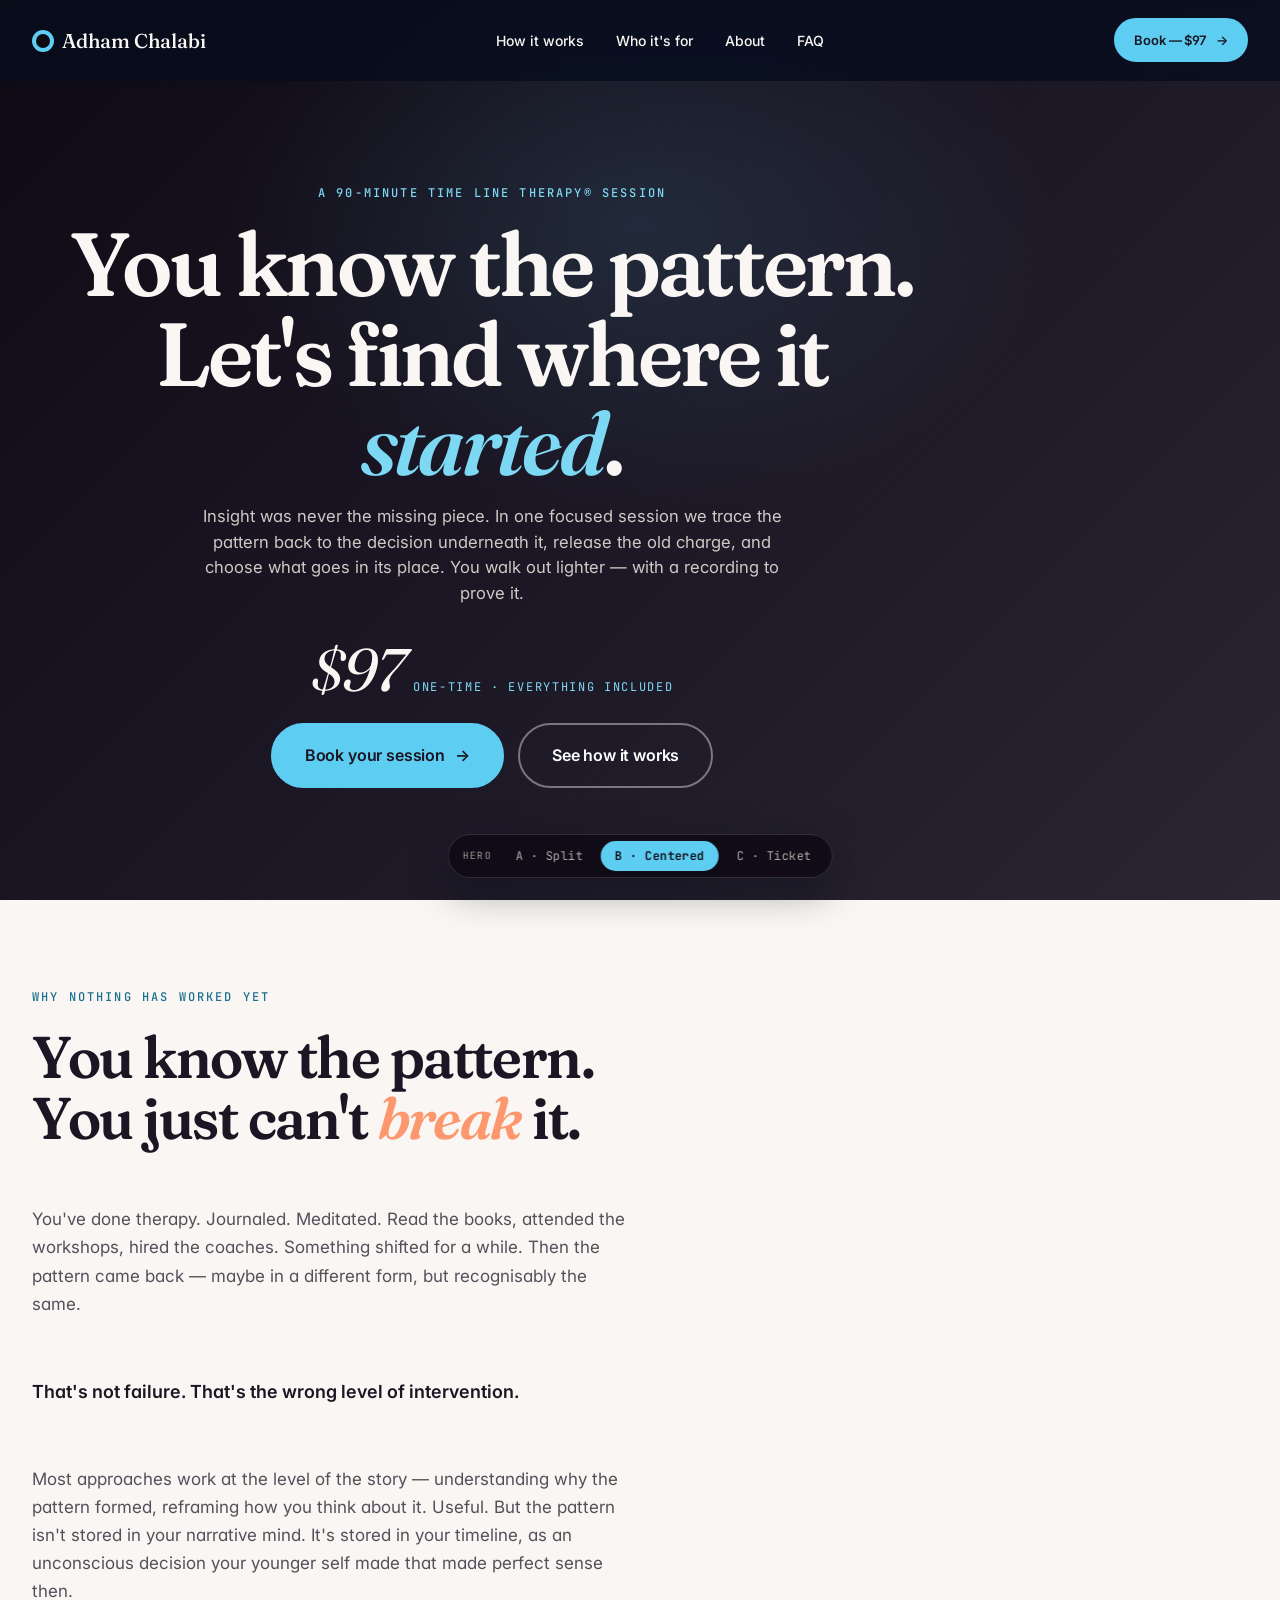
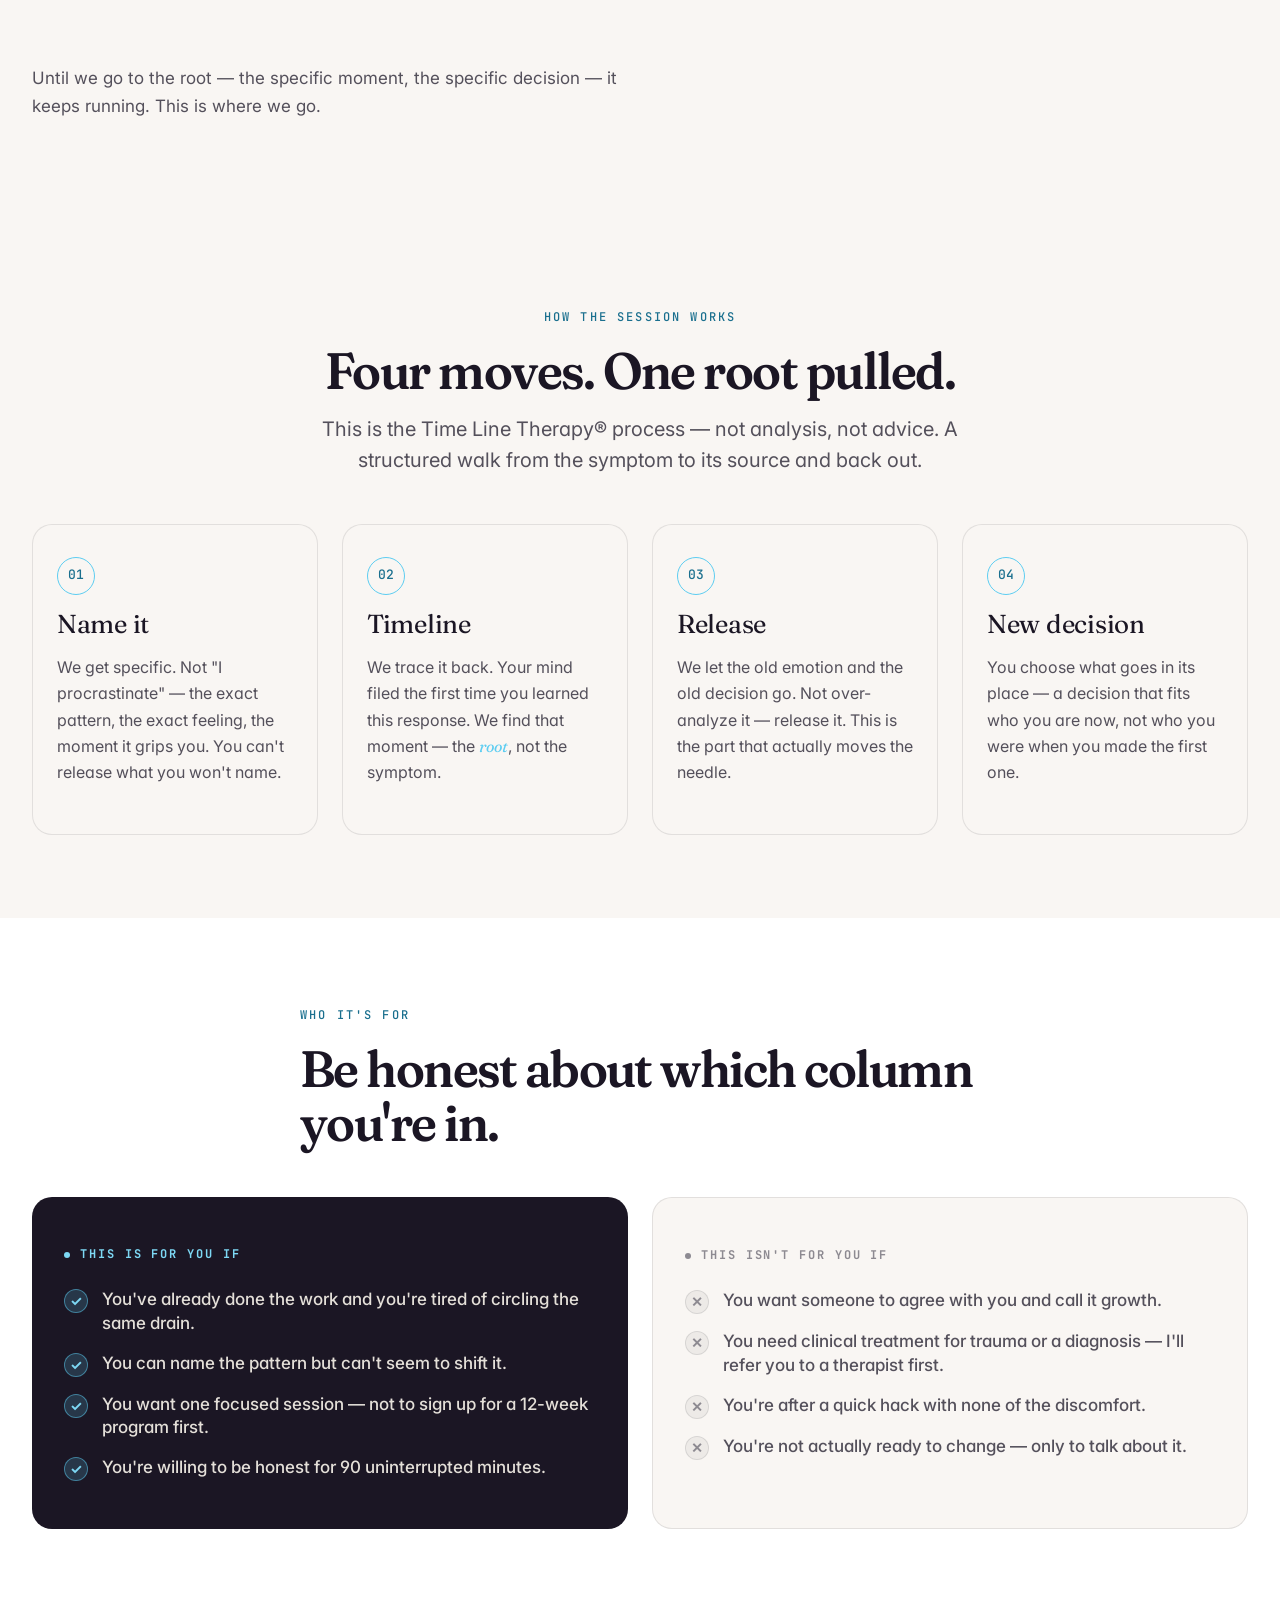
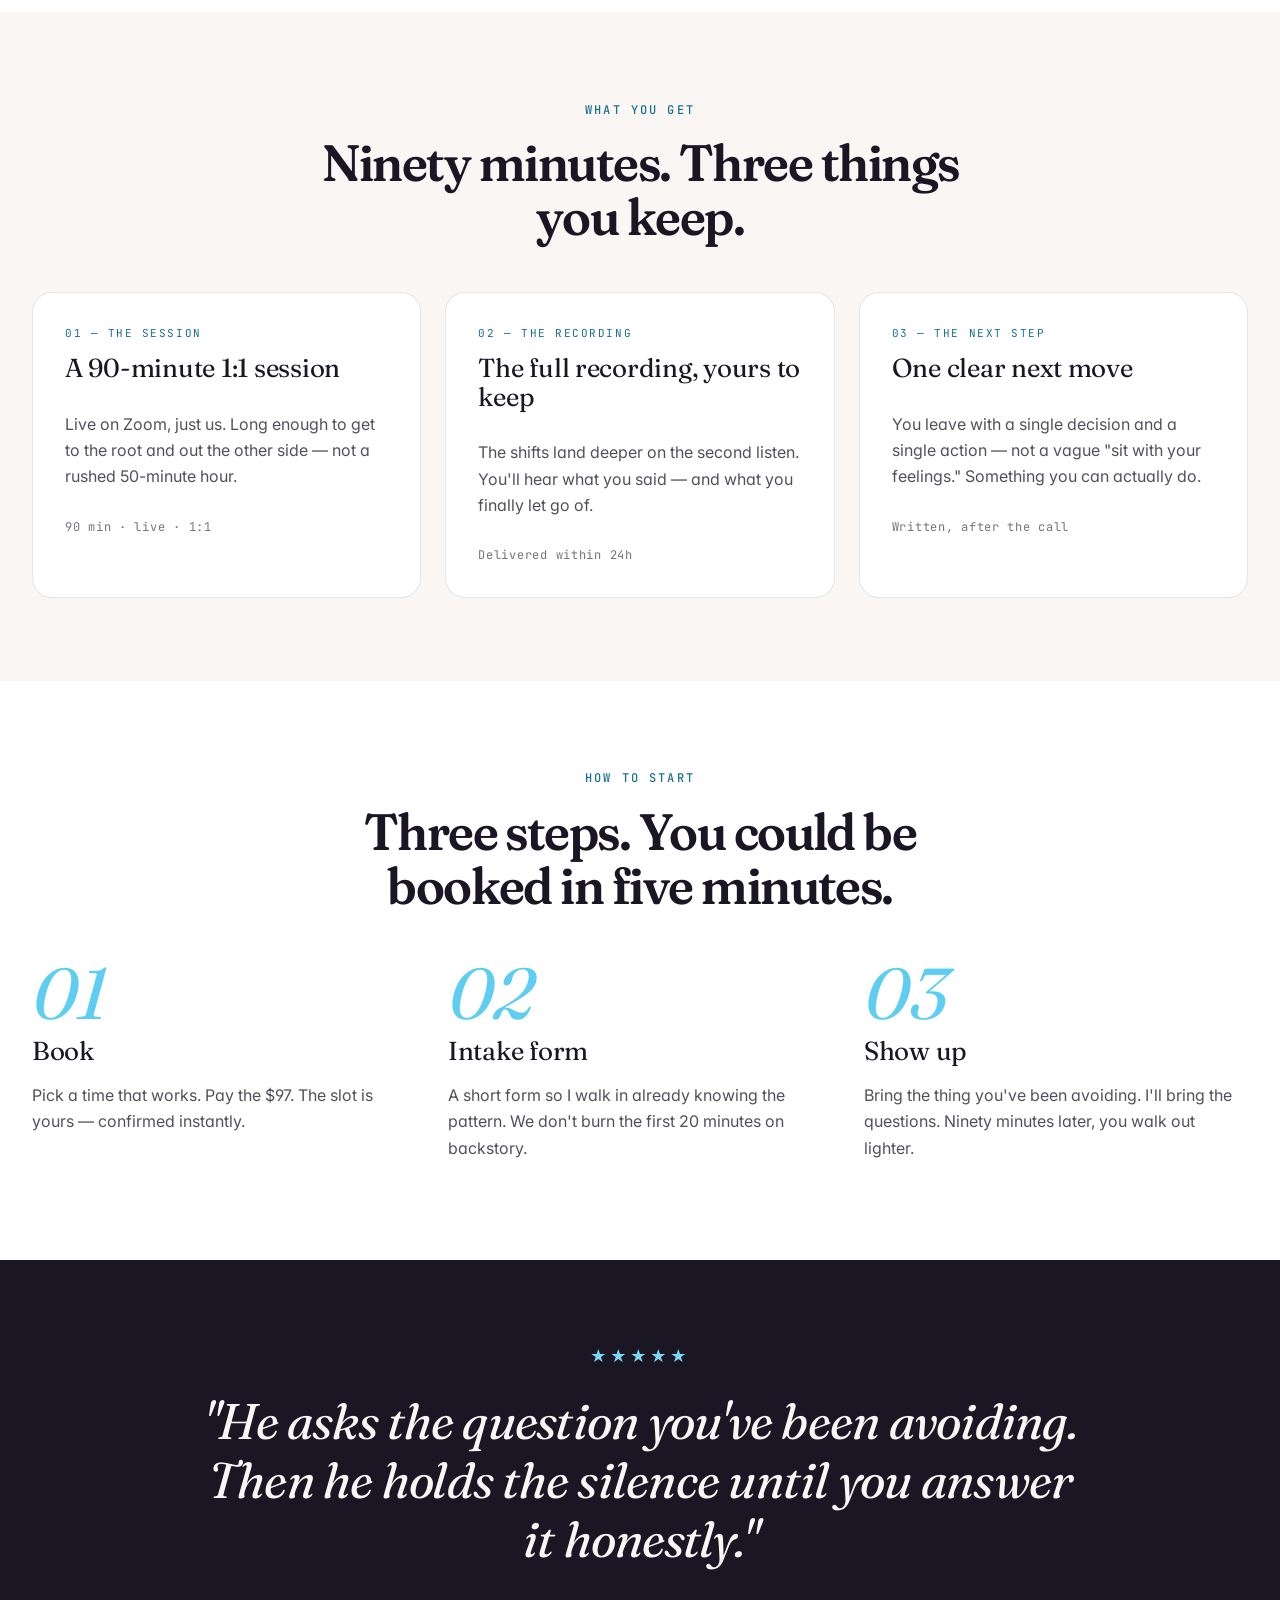
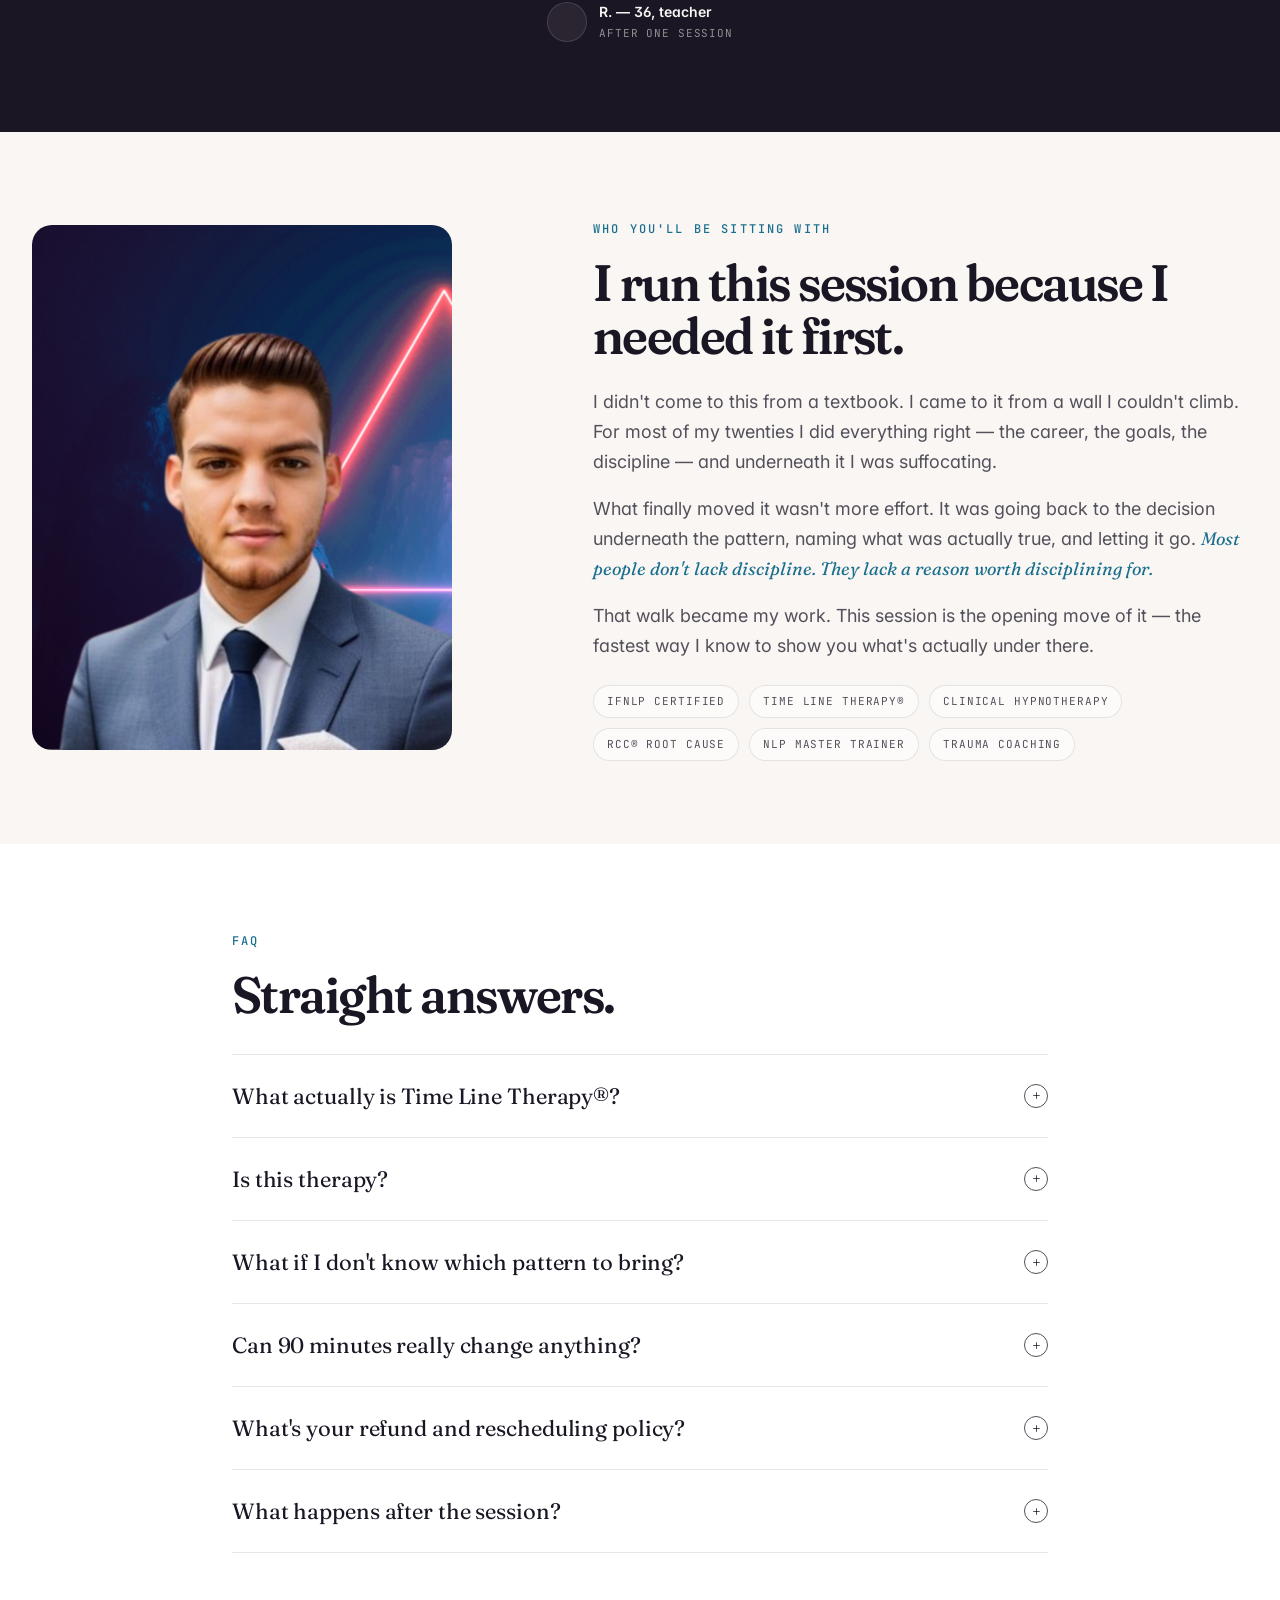
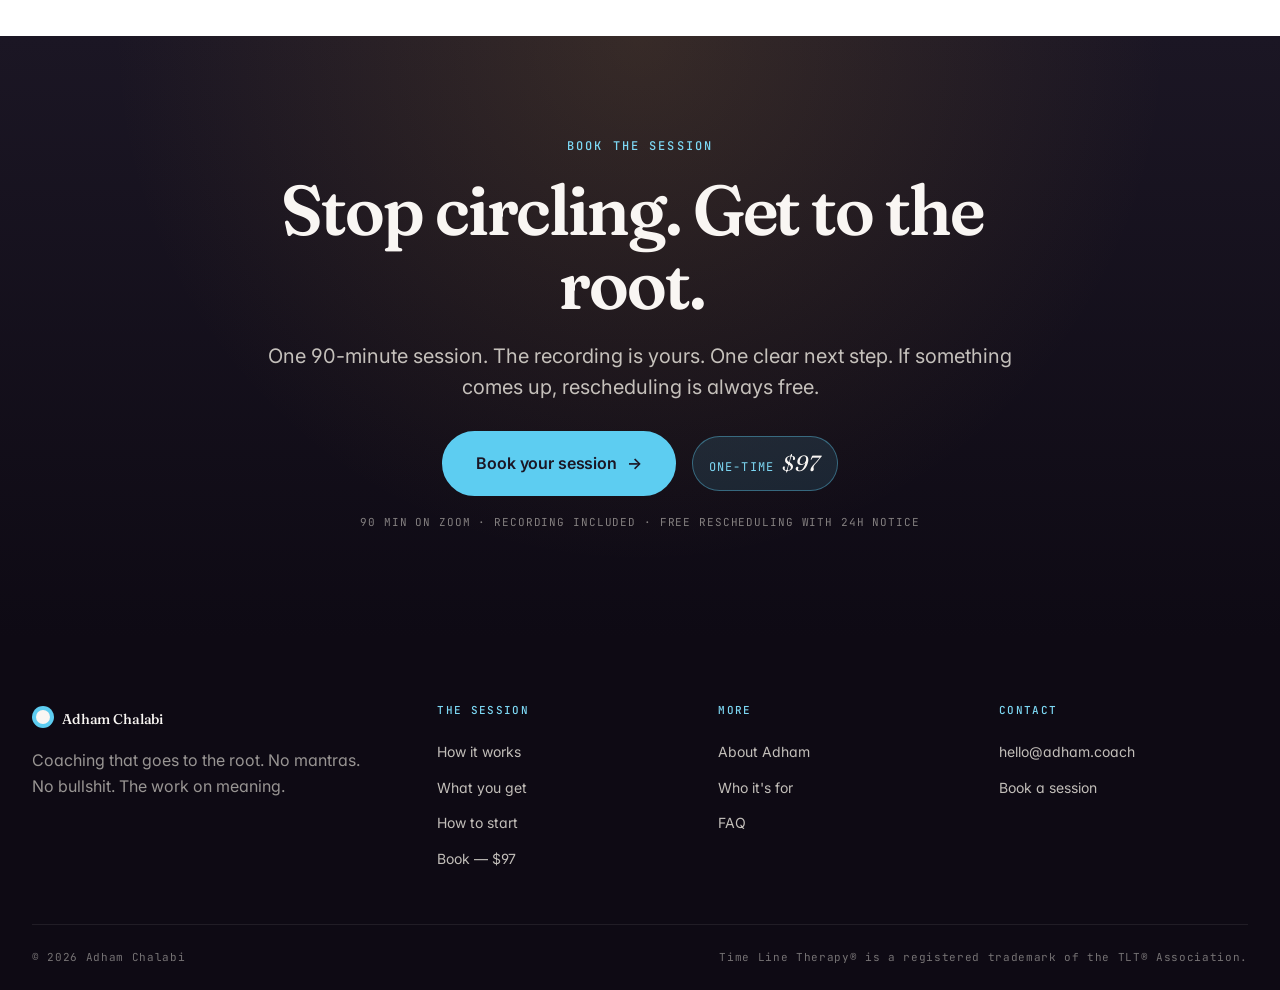
<file: TLT/index.html>
<!DOCTYPE html>
<html lang="en">
<head>
  <meta charset="utf-8">
  <meta name="viewport" content="width=device-width, initial-scale=1">
  <title>The Root Session · 90-minute Time Line Therapy® session · Adham Chalabi</title>
  <meta name="description" content="One 90-minute Time Line Therapy® session. Find the decision underneath the pattern, release it, replace it. $97, one-time.">

  <link rel="preconnect" href="https://fonts.googleapis.com">
  <link rel="preconnect" href="https://fonts.gstatic.com" crossorigin>
  <link href="https://fonts.googleapis.com/css2?family=Fraunces:ital,opsz,wght@0,9..144,500;0,9..144,600;0,9..144,700;1,9..144,500;1,9..144,600&family=Inter:wght@400;500;600;700&family=JetBrains+Mono:wght@400;500&display=swap" rel="stylesheet">

  <link rel="stylesheet" href="styles.css">

  <style>
    /* ============================================================
       FUNNEL-SPECIFIC ADDITIONS — built on the site's design tokens
       ============================================================ */

    body { overflow-x: hidden; }

    /* --- Price pill --- */
    .price-pill {
      display: inline-flex;
      align-items: baseline;
      gap: 8px;
      padding: 9px 18px 9px 16px;
      border-radius: var(--r-pill);
      background: rgba(93, 205, 241, 0.12);
      border: 1px solid rgba(93, 205, 241, 0.4);
      font-family: var(--f-mono);
      font-size: 12px;
      letter-spacing: 0.1em;
      text-transform: uppercase;
      color: var(--gold-light);
    }
    .price-pill .amt {
      font-family: var(--f-display);
      font-style: italic;
      font-size: 22px;
      letter-spacing: -0.01em;
      text-transform: none;
      color: var(--ivory);
      font-variation-settings: "opsz" 30;
    }
    .price-pill.on-light {
      background: rgba(93, 205, 241, 0.1);
      border-color: rgba(63, 184, 224, 0.5);
      color: var(--accent-blue-text);
    }
    .price-pill.on-light .amt { color: var(--ink); }

    /* --- Trust line under CTAs --- */
    .trust-line {
      display: flex;
      align-items: center;
      gap: 16px;
      flex-wrap: wrap;
      font-family: var(--f-mono);
      font-size: 11px;
      letter-spacing: 0.08em;
      text-transform: uppercase;
      color: rgba(245, 241, 232, 0.55);
      margin-top: var(--s-4);
    }
    .trust-line .sep { width: 3px; height: 3px; border-radius: 50%; background: currentColor; opacity: 0.5; }

    /* ============================================================
       HERO VARIATIONS — only one shown at a time (data-hero on body)
       ============================================================ */
    .hero-variant { display: none; }
    body[data-hero="a"] #hero-a { display: flex; }
    body[data-hero="b"] #hero-b { display: flex; }
    body[data-hero="c"] #hero-c { display: grid; }

    /* Shared dark hero base */
    .hero-variant {
      background: linear-gradient(135deg, var(--navy-deep) 0%, var(--navy) 48%, var(--navy-2) 100%);
      color: var(--ivory);
      position: relative;
      overflow: hidden;
    }
    .hero-variant .grain {
      position: absolute; inset: 0; z-index: 2; pointer-events: none; opacity: 0.4;
      background-image: repeating-linear-gradient(135deg, transparent 0, transparent 2px, rgba(245,241,232,0.012) 2px, rgba(245,241,232,0.012) 3px);
    }
    .hero-eyebrow { color: var(--gold-light); }
    .hero-variant .display, .hero-variant h1 { color: var(--ivory); }

    /* ---- HERO A : split (text only, full-width) ---- */
    #hero-a {
      align-items: center;
      min-height: 100vh;
      padding: clamp(110px, 14vh, 150px) 0 clamp(48px, 7vh, 80px);
    }
    #hero-a::before {
      content: ''; position: absolute; top: 50%; right: 10%;
      transform: translate(50%, -50%);
      width: clamp(380px, 40vw, 520px); height: clamp(380px, 40vw, 520px);
      background: radial-gradient(circle, rgba(93,205,241,0.14) 0%, rgba(93,205,241,0.04) 35%, transparent 70%);
      z-index: 1; pointer-events: none; filter: blur(10px);
    }
    .hero-a-inner {
      position: relative; z-index: 5; width: 100%;
    }
    .hero-a-content { max-width: 880px; }
    .hero-a-content h1 { font-size: clamp(44px, 6.2vw, 88px); line-height: 1.0; margin: var(--s-3) 0 var(--s-4); }
    .hero-a-content h1 .em { color: var(--gold-light); font-style: italic; font-variation-settings: "opsz" 60; }
    .hero-a-content .lead { font-size: clamp(16px, 1.2vw, 19px); color: rgba(245,241,232,0.82); margin-bottom: var(--s-5); }
    .hero-a-cta { display: flex; gap: 14px; align-items: center; flex-wrap: wrap; margin-top: var(--s-5); }

    /* ---- HERO B : centered statement ---- */
    #hero-b {
      flex-direction: column; align-items: center; justify-content: center; text-align: center;
      min-height: 100vh;
      padding: clamp(120px, 16vh, 170px) 0 clamp(56px, 8vh, 90px);
    }
    #hero-b::before {
      content: ''; position: absolute; top: -10%; left: 50%; transform: translateX(-50%);
      width: 80vw; max-width: 900px; height: 70%;
      background: radial-gradient(ellipse at center, rgba(93,205,241,0.12) 0%, transparent 65%);
      z-index: 1; pointer-events: none;
    }
    .hero-b-inner { position: relative; z-index: 5; max-width: 920px; display: flex; flex-direction: column; align-items: center; }
    .hero-b-inner h1 { font-size: clamp(44px, 7vw, 92px); line-height: 1.0; margin: var(--s-4) 0 var(--s-4); }
    .hero-b-inner h1 .em { color: var(--gold-light); font-style: italic; font-variation-settings: "opsz" 80; }
    .hero-b-inner .lead { font-size: clamp(16px, 1.3vw, 20px); color: rgba(245,241,232,0.82); margin: 0 auto var(--s-6); max-width: 60ch; }
    .hero-b-price {
      display: flex; align-items: baseline; gap: 10px; margin-bottom: var(--s-5);
      font-family: var(--f-mono); font-size: 12px; letter-spacing: 0.14em; text-transform: uppercase;
      color: var(--gold-light);
    }
    .hero-b-price .big {
      font-family: var(--f-display); font-style: italic; font-size: clamp(40px, 5vw, 60px);
      color: var(--ivory); letter-spacing: -0.02em; font-variation-settings: "opsz" 60; line-height: 1;
    }
    .hero-b-cta { display: flex; gap: 14px; align-items: center; flex-wrap: wrap; justify-content: center; }

    @media (max-height: 760px) and (min-width: 881px) {
      #hero-b { padding: 96px 0 48px; }
      .hero-b-inner h1 { font-size: clamp(40px, 5.4vw, 64px); margin: var(--s-3) 0; }
      .hero-b-inner .lead { font-size: 16px; margin-bottom: var(--s-4); }
      .hero-b-price { margin-bottom: var(--s-4); }
      .hero-b-price .big { font-size: clamp(34px, 4vw, 46px); }
    }

    /* ---- HERO C : text + ticket card ---- */
    #hero-c {
      grid-template-columns: 1.05fr 0.95fr;
      align-items: stretch;
      min-height: 100vh;
    }
    .hero-c-text {
      position: relative; z-index: 5;
      display: flex; flex-direction: column; justify-content: center;
      padding: clamp(120px, 14vh, 160px) clamp(32px, 5vw, 80px) clamp(56px, 8vh, 90px) max(var(--s-6), calc((100vw - 1280px) / 2 + var(--s-6)));
    }
    .hero-c-text h1 { font-size: clamp(38px, 4.6vw, 66px); line-height: 1.03; margin: var(--s-3) 0 var(--s-4); max-width: 13ch; }
    .hero-c-text h1 .em { color: var(--gold-light); font-style: italic; font-variation-settings: "opsz" 60; }
    .hero-c-text .lead { font-size: clamp(16px, 1.2vw, 19px); color: rgba(245,241,232,0.82); margin-bottom: var(--s-5); max-width: 46ch; }
    .hero-c-cta { display: flex; gap: 14px; align-items: center; flex-wrap: wrap; }
    .hero-c-side { position: relative; z-index: 5; display: flex; align-items: center; justify-content: center; padding: clamp(40px, 6vw, 80px); }
    .hero-c-side::before { content: ''; position: absolute; width: clamp(300px, 30vw, 420px); height: clamp(300px, 30vw, 420px); border-radius: 50%; background: radial-gradient(circle, rgba(93,205,241,0.16) 0%, transparent 65%); filter: blur(8px); }
    .ticket-card { position: relative; z-index: 1; background: var(--ivory); color: var(--ink); border-radius: 18px; padding: 30px 32px; transform: rotate(-3deg); box-shadow: 0 30px 60px rgba(6,13,28,0.45); width: min(340px, 86%); }
    .ticket-card::before, .ticket-card::after { content: ''; position: absolute; width: 18px; height: 18px; border-radius: 50%; background: var(--navy); top: 46%; transform: translateY(-50%); }
    .ticket-card::before { left: -9px; }
    .ticket-card::after { right: -9px; }
    .ticket-card .tk-label { font-family: var(--f-mono); font-size: 10px; letter-spacing: 0.16em; text-transform: uppercase; color: var(--ink-soft); }
    .ticket-card .tk-amt { font-family: var(--f-display); font-style: italic; font-size: 56px; line-height: 1; letter-spacing: -0.02em; font-variation-settings: "opsz" 60; margin-top: 4px; }
    .ticket-card .tk-sub { font-family: var(--f-mono); font-size: 10px; letter-spacing: 0.08em; color: var(--ink-soft); margin-top: 4px; }
    .ticket-card .tk-divider { border-top: 1.5px dashed var(--ink-line); margin: 18px 0; }
    .ticket-card .tk-list { list-style: none; padding: 0; margin: 0; display: flex; flex-direction: column; gap: 10px; }
    .ticket-card .tk-list li { display: flex; gap: 10px; align-items: flex-start; font-size: 14px; line-height: 1.4; color: var(--ink-2); }
    .ticket-card .tk-list li::before { content: ''; width: 14px; height: 1.5px; background: var(--accent-blue); margin-top: 10px; flex-shrink: 0; }

    @media (max-width: 880px) {
      #hero-a, #hero-b, #hero-c { min-height: auto; }
      .hero-a-inner { grid-template-columns: 1fr; gap: 36px; }
      #hero-a::before { display: none; }
      #hero-c { grid-template-columns: 1fr; }
      .hero-c-text { padding: 110px var(--s-5) 40px; }
      .hero-c-side { order: -1; padding: 32px 20px 4px; }
    }

    /* ============================================================
       SECTION: PROBLEM
       ============================================================ */
    .problem-statement {
      font-family: var(--f-display); font-weight: 600;
      font-size: clamp(34px, 4.6vw, 60px); line-height: 1.04; letter-spacing: -0.025em;
      max-width: 16ch; color: var(--ink);
    }
    .problem-statement .em-break { font-style: italic; color: var(--accent-coral); font-variation-settings: "opsz" 60; }
    .problem-prose { max-width: 60ch; display: flex; flex-direction: column; gap: var(--s-5); }
    .problem-prose p { font-size: clamp(17px, 1.3vw, 19px); line-height: 1.65; color: var(--ink-2); }
    .problem-prose .problem-emph { font-weight: 600; color: var(--ink); font-size: clamp(18px, 1.4vw, 21px); }

    /* ============================================================
       SECTION: HOW IT WORKS — 4 cards
       ============================================================ */
    .hiw-grid { display: grid; grid-template-columns: repeat(4, 1fr); gap: var(--s-5); }
    @media (max-width: 980px) { .hiw-grid { grid-template-columns: 1fr 1fr; gap: var(--s-4); } }
    @media (max-width: 520px) { .hiw-grid { grid-template-columns: 1fr; } }
    .hiw-card {
      background: var(--paper); border: 1px solid var(--ink-line); border-radius: var(--r-md);
      padding: var(--s-6) var(--s-5); position: relative; overflow: hidden;
      transition: transform 0.3s cubic-bezier(.4,.1,.2,1), box-shadow 0.3s, border-color 0.3s;
    }
    .hiw-card:hover { transform: translateY(-3px); box-shadow: var(--shadow-2); border-color: rgba(10,10,10,0.16); }
    .hiw-step {
      display: inline-flex; align-items: center; justify-content: center;
      width: 38px; height: 38px; border-radius: 50%;
      border: 1.5px solid var(--accent-blue); color: var(--accent-blue-text);
      font-family: var(--f-mono); font-size: 13px; font-weight: 500; margin-bottom: var(--s-4);
    }
    .hiw-card h3 { font-family: var(--f-display); font-size: 26px; font-weight: 400; letter-spacing: -0.01em; line-height: 1.05; margin: 0 0 var(--s-3); }
    .hiw-arrow { color: var(--accent-blue); font-style: italic; font-family: var(--f-display); }

    /* ============================================================
       SECTION: WHO IT'S FOR — yes / no
       ============================================================ */
    .fit-grid { display: grid; grid-template-columns: 1fr 1fr; gap: var(--s-5); }
    @media (max-width: 768px) { .fit-grid { grid-template-columns: 1fr; } }
    .fit-col { padding: var(--s-7) var(--s-6); border-radius: var(--r-md); }
    .fit-col.yes { background: var(--navy); color: var(--ivory); }
    .fit-col.no { background: var(--paper); border: 1px solid var(--ink-line); }
    .fit-col h3 {
      font-family: var(--f-mono); font-size: 12px; letter-spacing: 0.16em; text-transform: uppercase;
      margin: 0 0 var(--s-5); display: flex; align-items: center; gap: 10px;
    }
    .fit-col.yes h3 { color: var(--gold-light); }
    .fit-col.no h3 { color: var(--ink-faint); }
    .fit-list { list-style: none; padding: 0; margin: 0; display: flex; flex-direction: column; gap: var(--s-4); }
    .fit-list li { display: flex; gap: 14px; align-items: flex-start; font-size: 17px; line-height: 1.4; font-weight: 500; }
    .fit-col.yes .fit-list li { color: rgba(245,241,232,0.92); }
    .fit-col.no .fit-list li { color: var(--ink-2); }
    .fit-mark { flex-shrink: 0; width: 24px; height: 24px; border-radius: 50%; display: flex; align-items: center; justify-content: center; margin-top: 1px; font-size: 14px; font-weight: 700; }
    .fit-col.yes .fit-mark { background: rgba(93,205,241,0.18); color: var(--gold-light); border: 1px solid rgba(93,205,241,0.5); }
    .fit-col.no .fit-mark { background: rgba(27,22,36,0.05); color: var(--ink-faint); border: 1px solid var(--ink-line); }

    /* ============================================================
       SECTION: WHAT YOU GET
       ============================================================ */
    .get-grid { display: grid; grid-template-columns: repeat(3, 1fr); gap: var(--s-5); }
    @media (max-width: 768px) { .get-grid { grid-template-columns: 1fr; } }
    .get-card {
      background: var(--ivory-3); border: 1px solid var(--ink-line); border-radius: var(--r-md);
      padding: var(--s-6); display: flex; flex-direction: column; gap: var(--s-3);
    }
    .get-num { font-family: var(--f-mono); font-size: 11px; letter-spacing: 0.14em; text-transform: uppercase; color: var(--accent-blue-text); }
    .get-card h3 { font-family: var(--f-display); font-size: 26px; font-weight: 400; letter-spacing: -0.01em; line-height: 1.1; margin: 0; }
    .get-card .dur { font-family: var(--f-mono); font-size: 12px; color: var(--ink-soft); letter-spacing: 0.06em; }

    /* ============================================================
       SECTION: PROCESS — 3 steps
       ============================================================ */
    .proc-grid { display: grid; grid-template-columns: repeat(3, 1fr); gap: var(--s-6); }
    @media (max-width: 768px) { .proc-grid { grid-template-columns: 1fr; } }
    .proc-step .proc-num {
      font-family: var(--f-display); font-size: 72px; line-height: 0.9; color: var(--accent-blue);
      font-style: italic; font-variation-settings: "opsz" 60; display: block; margin-bottom: var(--s-3);
    }
    .proc-step h3 { font-family: var(--f-display); font-size: 26px; font-weight: 400; letter-spacing: -0.01em; margin: 0 0 var(--s-2); line-height: 1.1; }

    /* ============================================================
       SECTION: TESTIMONIAL (big)
       ============================================================ */
    .big-quote { max-width: 900px; margin: 0 auto; text-align: center; }
    .big-quote blockquote {
      font-family: var(--f-display); font-style: italic; font-weight: 400;
      font-size: clamp(28px, 4vw, 50px); line-height: 1.18; letter-spacing: -0.015em;
      margin: var(--s-5) 0 var(--s-6); color: var(--ivory);
    }
    .big-quote .stars { color: var(--gold-light); letter-spacing: 0.2em; font-size: 16px; }
    .big-quote cite { font-style: normal; display: inline-flex; align-items: center; gap: 12px; justify-content: center; }
    .big-quote cite .who { font-family: var(--f-body); font-weight: 600; font-size: 14px; color: var(--ivory); }
    .big-quote cite .role { font-family: var(--f-mono); font-size: 11px; letter-spacing: 0.08em; text-transform: uppercase; color: rgba(245,241,232,0.55); }

    /* ============================================================
       SECTION: ABOUT
       ============================================================ */
    .about-grid { display: grid; grid-template-columns: 0.85fr 1.15fr; gap: clamp(40px, 6vw, 80px); align-items: center; }
    @media (max-width: 880px) { .about-grid { grid-template-columns: 1fr; gap: 40px; } }
    .about-photo { position: relative; width: 100%; max-width: 420px; aspect-ratio: 4/5; border-radius: var(--r-md); overflow: hidden; }
    .about-photo img { width: 100%; height: 100%; object-fit: cover; object-position: center 25%; }
    .about-photo .frame { position: absolute; inset: -14px; border: 1.5px solid var(--accent-blue); border-radius: var(--r-md); z-index: -1; transform: translate(14px, 14px); }
    .about-story p { margin-bottom: var(--s-4); }
    .about-story em { font-family: var(--f-display); font-style: italic; color: var(--accent-blue-text); }
    .cred-tags { display: flex; flex-wrap: wrap; gap: 10px; margin-top: var(--s-5); }
    .cred-tag {
      font-family: var(--f-mono); font-size: 11px; letter-spacing: 0.08em; text-transform: uppercase;
      color: var(--ink-2); padding: 7px 13px; border: 1px solid var(--ink-line); border-radius: var(--r-pill);
      background: rgba(255,255,255,0.5);
    }

    /* ============================================================
       HERO SWITCHER (review control — remove before going live)
       ============================================================ */
    .hero-switch {
      position: fixed; bottom: 22px; left: 50%; transform: translateX(-50%);
      z-index: 200; display: flex; align-items: center; gap: 4px;
      background: rgba(14,10,20,0.86); backdrop-filter: blur(14px);
      border: 1px solid rgba(255,255,255,0.14); border-radius: var(--r-pill);
      padding: 6px 6px 6px 14px; box-shadow: 0 12px 40px rgba(6,13,28,0.4);
    }
    .hero-switch .hs-label { font-family: var(--f-mono); font-size: 10px; letter-spacing: 0.12em; text-transform: uppercase; color: rgba(245,241,232,0.6); margin-right: 6px; }
    .hero-switch button {
      font-family: var(--f-mono); font-size: 12px; letter-spacing: 0.04em; color: rgba(245,241,232,0.7);
      background: transparent; border: none; padding: 7px 14px; border-radius: var(--r-pill); cursor: pointer; transition: all 0.18s;
    }
    .hero-switch button:hover { color: var(--ivory); background: rgba(255,255,255,0.08); }
    .hero-switch button.active { background: var(--accent-blue); color: var(--navy-deep); font-weight: 600; }
    @media (max-width: 560px) { .hero-switch .hs-label { display: none; } .hero-switch { padding: 6px; } }
  </style>
</head>
<body data-hero="b">
  <a class="skip-link" href="#problem">Skip to content</a>

  <!-- ============================ NAV ============================ -->
  <nav class="nav dark" id="nav">
    <div class="nav-inner">
      <a href="#top" class="logo"><span class="mark"></span> Adham Chalabi</a>
      <ul class="nav-links">
        <li><a href="#how">How it works</a></li>
        <li><a href="#fit">Who it's for</a></li>
        <li><a href="#about">About</a></li>
        <li><a href="#faq">FAQ</a></li>
      </ul>
      <a href="#book" class="btn gold sm nav-cta">Book — $97 <span class="arrow">→</span></a>
    </div>
  </nav>

  <div id="top"></div>

  <!-- ======================= HERO VARIATIONS ======================= -->

  <!-- HERO A — split: full-width text statement -->
  <header class="hero-variant" id="hero-a">
    <div class="grain"></div>
    <div class="container">
      <div class="hero-a-inner">
        <div class="hero-a-content">
          <div class="eyebrow hero-eyebrow fade-up">One session · 90 minutes · Time Line Therapy®</div>
          <h1 class="display fade-up" style="--delay:0.1s;">Pull the pattern up by the <span class="em">root</span>.</h1>
          <p class="lead fade-up" style="--delay:0.2s;">One 90-minute session. We find the decision sitting underneath the pattern — the one you made so long ago you forgot you made it — release it, and put something truer in its place. No package. No 12-week commitment. One focused conversation.</p>
          <div class="hero-a-cta fade-up" style="--delay:0.3s;">
            <a href="#book" class="btn gold lg">Book your session <span class="arrow">→</span></a>
            <span class="price-pill"><span>One-time</span><span class="amt">$97</span></span>
          </div>
          <div class="trust-line fade-up" style="--delay:0.4s;">
            <span>90 min on Zoom</span><span class="sep"></span><span>Recording included</span><span class="sep"></span><span>Free rescheduling</span>
          </div>
        </div>
      </div>
    </div>
  </header>

  <!-- HERO B — centered statement -->
  <header class="hero-variant" id="hero-b">
    <div class="grain"></div>
    <div class="container">
      <div class="hero-b-inner">
        <div class="eyebrow hero-eyebrow fade-up" style="--delay:0.05s;">A 90-minute Time Line Therapy® session</div>
        <h1 class="display fade-up" style="--delay:0.1s;">You know the pattern.<br>Let's find where it <span class="em">started</span>.</h1>
        <p class="lead fade-up" style="--delay:0.2s;">Insight was never the missing piece. In one focused session we trace the pattern back to the decision underneath it, release the old charge, and choose what goes in its place. You walk out lighter — with a recording to prove it.</p>
        <div class="hero-b-price fade-up" style="--delay:0.3s;"><span class="big">$97</span><span>one-time · everything included</span></div>
        <div class="hero-b-cta fade-up" style="--delay:0.35s;">
          <a href="#book" class="btn gold lg">Book your session <span class="arrow">→</span></a>
          <a href="#how" class="btn ghost-light lg">See how it works</a>
        </div>
      </div>
    </div>
  </header>

  <!-- HERO C — text + ticket card -->
  <header class="hero-variant" id="hero-c">
    <div class="hero-c-text">
      <div class="eyebrow hero-eyebrow fade-up">One session · 90 minutes · $97</div>
      <h1 class="display fade-up" style="--delay:0.1s;">Stop circling. Get to the <span class="em">root</span>.</h1>
      <p class="lead fade-up" style="--delay:0.2s;">A single 90-minute Time Line Therapy® session. We don't manage the pattern — we go back to where it was decided, let it go, and replace it. One conversation, honestly had.</p>
      <div class="hero-c-cta fade-up" style="--delay:0.3s;">
        <a href="#book" class="btn gold lg">Book your session <span class="arrow">→</span></a>
        <a href="#how" class="btn ghost-light lg">How it works</a>
      </div>
      <div class="trust-line fade-up" style="--delay:0.4s;">
        <span>90 min on Zoom</span><span class="sep"></span><span>Recording yours to keep</span><span class="sep"></span><span>Free rescheduling</span>
      </div>
    </div>
    <div class="hero-c-side">
      <div class="ticket-card fade-in" style="--delay:0.2s;">
        <div class="tk-label">The Root Session</div>
        <div class="tk-amt">$97</div>
        <div class="tk-sub">one-time · 90 minutes</div>
        <div class="tk-divider"></div>
        <ul class="tk-list">
          <li>90-min 1:1 session on Zoom</li>
          <li>Full recording, yours to keep</li>
          <li>One clear next step</li>
        </ul>
      </div>
    </div>
  </header>

  <!-- ========================= PROBLEM ========================= -->
  <section class="section" id="problem">
    <div class="container">
      <span class="eyebrow fade-up">Why nothing has worked yet</span>
      <h2 class="problem-statement display fade-up" style="--delay:0.1s; margin:18px 0 40px;">You know the pattern.<br>You just can't <span class="em-break">break</span> it.</h2>
      <div class="problem-prose">
        <p class="fade-up" style="--delay:0.15s;">You've done therapy. Journaled. Meditated. Read the books, attended the workshops, hired the coaches. Something shifted for a while. Then the pattern came back — maybe in a different form, but recognisably the same.</p>
        <p class="problem-emph fade-up" style="--delay:0.2s;">That's not failure. That's the wrong level of intervention.</p>
        <p class="fade-up" style="--delay:0.25s;">Most approaches work at the level of the story — understanding why the pattern formed, reframing how you think about it. Useful. But the pattern isn't stored in your narrative mind. It's stored in your timeline, as an unconscious decision your younger self made that made perfect sense then.</p>
        <p class="fade-up" style="--delay:0.3s;">Until we go to the root — the specific moment, the specific decision — it keeps running. This is where we go.</p>
      </div>
    </div>
  </section>

  <!-- ======================= HOW IT WORKS ======================= -->
  <section class="section" id="how">
    <div class="container">
      <div style="max-width:680px; margin:0 auto var(--s-7); text-align:center;">
        <span class="eyebrow fade-up">How the session works</span>
        <h2 class="display h-lg fade-up" style="--delay:0.1s; margin:16px 0;">Four moves. One root pulled.</h2>
        <p class="lead fade-up" style="--delay:0.2s; margin:0 auto;">This is the Time Line Therapy® process — not analysis, not advice. A structured walk from the symptom to its source and back out.</p>
      </div>
      <div class="hiw-grid">
        <div class="hiw-card fade-up" style="--delay:0s;">
          <span class="hiw-step">01</span>
          <h3>Name it</h3>
          <p class="body">We get specific. Not "I procrastinate" — the exact pattern, the exact feeling, the moment it grips you. You can't release what you won't name.</p>
        </div>
        <div class="hiw-card fade-up" style="--delay:0.08s;">
          <span class="hiw-step">02</span>
          <h3>Timeline</h3>
          <p class="body">We trace it back. Your mind filed the first time you learned this response. We find that moment — the <span class="hiw-arrow">root</span>, not the symptom.</p>
        </div>
        <div class="hiw-card fade-up" style="--delay:0.16s;">
          <span class="hiw-step">03</span>
          <h3>Release</h3>
          <p class="body">We let the old emotion and the old decision go. Not over-analyze it — release it. This is the part that actually moves the needle.</p>
        </div>
        <div class="hiw-card fade-up" style="--delay:0.24s;">
          <span class="hiw-step">04</span>
          <h3>New decision</h3>
          <p class="body">You choose what goes in its place — a decision that fits who you are now, not who you were when you made the first one.</p>
        </div>
      </div>
    </div>
  </section>

  <!-- ======================= WHO IT'S FOR ======================= -->
  <section class="section cream" id="fit">
    <div class="container">
      <div style="max-width:680px; margin:0 auto var(--s-7);">
        <span class="eyebrow fade-up">Who it's for</span>
        <h2 class="display h-lg fade-up" style="--delay:0.1s; margin:16px 0;">Be honest about which column you're in.</h2>
      </div>
      <div class="fit-grid">
        <div class="fit-col yes fade-up">
          <h3><span class="dot" style="background:var(--gold-light);"></span> This is for you if</h3>
          <ul class="fit-list">
            <li><span class="fit-mark">✓</span> You've already done the work and you're tired of circling the same drain.</li>
            <li><span class="fit-mark">✓</span> You can name the pattern but can't seem to shift it.</li>
            <li><span class="fit-mark">✓</span> You want one focused session — not to sign up for a 12-week program first.</li>
            <li><span class="fit-mark">✓</span> You're willing to be honest for 90 uninterrupted minutes.</li>
          </ul>
        </div>
        <div class="fit-col no fade-up" style="--delay:0.1s;">
          <h3><span class="dot" style="background:var(--ink-faint);"></span> This isn't for you if</h3>
          <ul class="fit-list">
            <li><span class="fit-mark">✕</span> You want someone to agree with you and call it growth.</li>
            <li><span class="fit-mark">✕</span> You need clinical treatment for trauma or a diagnosis — I'll refer you to a therapist first.</li>
            <li><span class="fit-mark">✕</span> You're after a quick hack with none of the discomfort.</li>
            <li><span class="fit-mark">✕</span> You're not actually ready to change — only to talk about it.</li>
          </ul>
        </div>
      </div>
    </div>
  </section>

  <!-- ======================= WHAT YOU GET ======================= -->
  <section class="section" id="get">
    <div class="container">
      <div style="max-width:680px; margin:0 auto var(--s-7); text-align:center;">
        <span class="eyebrow fade-up">What you get</span>
        <h2 class="display h-lg fade-up" style="--delay:0.1s; margin:16px 0;">Ninety minutes. Three things you keep.</h2>
      </div>
      <div class="get-grid">
        <div class="get-card fade-up">
          <span class="get-num">01 — The session</span>
          <h3>A 90-minute 1:1 session</h3>
          <p class="body">Live on Zoom, just us. Long enough to get to the root and out the other side — not a rushed 50-minute hour.</p>
          <span class="dur">90 min · live · 1:1</span>
        </div>
        <div class="get-card fade-up" style="--delay:0.08s;">
          <span class="get-num">02 — The recording</span>
          <h3>The full recording, yours to keep</h3>
          <p class="body">The shifts land deeper on the second listen. You'll hear what you said — and what you finally let go of.</p>
          <span class="dur">Delivered within 24h</span>
        </div>
        <div class="get-card fade-up" style="--delay:0.16s;">
          <span class="get-num">03 — The next step</span>
          <h3>One clear next move</h3>
          <p class="body">You leave with a single decision and a single action — not a vague "sit with your feelings." Something you can actually do.</p>
          <span class="dur">Written, after the call</span>
        </div>
      </div>
    </div>
  </section>

  <!-- ========================= PROCESS ========================= -->
  <section class="section cream" id="process">
    <div class="container">
      <div style="max-width:680px; margin:0 auto var(--s-7); text-align:center;">
        <span class="eyebrow fade-up">How to start</span>
        <h2 class="display h-lg fade-up" style="--delay:0.1s; margin:16px 0;">Three steps. You could be booked in five minutes.</h2>
      </div>
      <div class="proc-grid">
        <div class="proc-step fade-up">
          <span class="proc-num">01</span>
          <h3>Book</h3>
          <p class="body">Pick a time that works. Pay the $97. The slot is yours — confirmed instantly.</p>
        </div>
        <div class="proc-step fade-up" style="--delay:0.1s;">
          <span class="proc-num">02</span>
          <h3>Intake form</h3>
          <p class="body">A short form so I walk in already knowing the pattern. We don't burn the first 20 minutes on backstory.</p>
        </div>
        <div class="proc-step fade-up" style="--delay:0.2s;">
          <span class="proc-num">03</span>
          <h3>Show up</h3>
          <p class="body">Bring the thing you've been avoiding. I'll bring the questions. Ninety minutes later, you walk out lighter.</p>
        </div>
      </div>
    </div>
  </section>

  <!-- ======================= TESTIMONIAL ======================= -->
  <section class="section dark" id="testimonial">
    <div class="container">
      <div class="big-quote">
        <div class="stars fade-up">★★★★★</div>
        <blockquote class="fade-up" style="--delay:0.1s;">"He asks the question you've been avoiding. Then he holds the silence until you answer it honestly."</blockquote>
        <cite class="fade-up" style="--delay:0.2s;">
          <span style="width:40px;height:40px;border-radius:50%;background:var(--navy-2);border:1px solid rgba(255,255,255,0.12);display:inline-block;"></span>
          <span style="display:flex;flex-direction:column;align-items:flex-start;gap:2px;">
            <span class="who">R. — 36, teacher</span>
            <span class="role">After one session</span>
          </span>
        </cite>
      </div>
    </div>
  </section>

  <!-- ========================== ABOUT ========================== -->
  <section class="section" id="about">
    <div class="container">
      <div class="about-grid">
        <div class="fade-in">
          <div class="about-photo">
            <span class="frame"></span>
            <img src="adham-clean.jpg" alt="Adham Chalabi">
          </div>
        </div>
        <div class="about-story">
          <span class="eyebrow fade-up">Who you'll be sitting with</span>
          <h2 class="display h-lg fade-up" style="--delay:0.1s; margin:16px 0 24px;">I run this session because I needed it first.</h2>
          <div class="body lg fade-up" style="--delay:0.2s;">
            <p>I didn't come to this from a textbook. I came to it from a wall I couldn't climb. For most of my twenties I did everything right — the career, the goals, the discipline — and underneath it I was suffocating.</p>
            <p>What finally moved it wasn't more effort. It was going back to the decision underneath the pattern, naming what was actually true, and letting it go. <em>Most people don't lack discipline. They lack a reason worth disciplining for.</em></p>
            <p>That walk became my work. This session is the opening move of it — the fastest way I know to show you what's actually under there.</p>
          </div>
          <div class="cred-tags fade-up" style="--delay:0.3s;">
            <span class="cred-tag">IFNLP Certified</span>
            <span class="cred-tag">Time Line Therapy®</span>
            <span class="cred-tag">Clinical Hypnotherapy</span>
            <span class="cred-tag">RCC® Root Cause</span>
            <span class="cred-tag">NLP Master Trainer</span>
            <span class="cred-tag">Trauma Coaching</span>
          </div>
        </div>
      </div>
    </div>
  </section>

  <!-- =========================== FAQ =========================== -->
  <section class="section cream" id="faq">
    <div class="container narrow">
      <div style="margin-bottom: var(--s-6);">
        <span class="eyebrow fade-up">FAQ</span>
        <h2 class="display h-lg fade-up" style="--delay:0.1s; margin:16px 0;">Straight answers.</h2>
      </div>
      <div class="faq-list">
        <div class="faq-item" data-faq>
          <div class="faq-q"><span>What actually is Time Line Therapy®?</span><span class="faq-toggle">+</span></div>
          <div class="faq-a"><p class="body">A structured process for finding the root of a recurring emotional pattern — the first moment your mind learned the response — and releasing the charge held there. It's fast and content-light: we don't need to relive the story in detail. We work with how your mind has it filed, and change it at the source.</p></div>
        </div>
        <div class="faq-item" data-faq>
          <div class="faq-q"><span>Is this therapy?</span><span class="faq-toggle">+</span></div>
          <div class="faq-a"><p class="body">No. This is coaching — it's forward-looking and focused on where you're going. If you're working through active trauma or a clinical diagnosis, I'll tell you honestly and refer you to a great therapist before we do anything together.</p></div>
        </div>
        <div class="faq-item" data-faq>
          <div class="faq-q"><span>What if I don't know which pattern to bring?</span><span class="faq-toggle">+</span></div>
          <div class="faq-a"><p class="body">That's what the intake form is for. Most people know the loop better than they think — the thing they keep promising themselves they'll change. If it's foggy, we'll find it together in the first few minutes. You don't need it perfectly worded.</p></div>
        </div>
        <div class="faq-item" data-faq>
          <div class="faq-q"><span>Can 90 minutes really change anything?</span><span class="faq-toggle">+</span></div>
          <div class="faq-a"><p class="body">For a single, well-named pattern — yes, often more than months of circling it. This isn't about fixing your whole life in one sitting. It's about pulling one root cleanly, so the pattern it was feeding loses its grip. You leave with the shift and a recording of how we got there.</p></div>
        </div>
        <div class="faq-item" data-faq>
          <div class="faq-q"><span>What's your refund and rescheduling policy?</span><span class="faq-toggle">+</span></div>
          <div class="faq-a"><p class="body">The session is non-refundable — when you book, that time is held for you and turned away from someone else. But rescheduling is free and easy: give me 24 hours' notice and we'll move it, no charge, no friction. Life happens; I just ask that you tell me before the slot, not after.</p></div>
        </div>
        <div class="faq-item" data-faq>
          <div class="faq-q"><span>What happens after the session?</span><span class="faq-toggle">+</span></div>
          <div class="faq-a"><p class="body">You get the recording within 24 hours and a written next step. There's no upsell waiting at the end — if you want to go deeper afterward, you can ask about ongoing 1:1 work, but plenty of people take one session and run with it. No pressure either way.</p></div>
        </div>
      </div>
    </div>
  </section>

  <!-- ======================= FINAL CTA ======================= -->
  <section class="cta-banner" id="book">
    <div class="container narrow" style="position:relative; z-index:1;">
      <span class="eyebrow fade-up" style="color:var(--gold-light);">Book the session</span>
      <h2 class="display h-xl fade-up" style="--delay:0.1s; color:var(--ivory); margin:16px 0 20px;">Stop circling. Get to the root.</h2>
      <p class="lead fade-up" style="--delay:0.2s; color:rgba(245,241,232,0.78); margin:0 auto 28px;">One 90-minute session. The recording is yours. One clear next step. If something comes up, rescheduling is always free.</p>
      <div class="fade-up" style="--delay:0.3s; display:flex; gap:16px; align-items:center; justify-content:center; flex-wrap:wrap;">
        <a href="#" class="btn gold lg">Book your session <span class="arrow">→</span></a>
        <span class="price-pill"><span>One-time</span><span class="amt">$97</span></span>
      </div>
      <p class="micro fade-up" style="--delay:0.4s; margin-top:18px; color:rgba(245,241,232,0.5);">90 min on Zoom · Recording included · Free rescheduling with 24h notice</p>
    </div>
  </section>

  <!-- ========================== FOOTER ========================== -->
  <footer class="footer">
    <div class="container">
      <div class="footer-grid">
        <div>
          <a href="#top" class="logo" style="color:var(--ivory);"><span class="mark"></span> Adham Chalabi</a>
          <p class="body" style="margin-top:16px; max-width:34ch; color:rgba(245,241,232,0.6);">Coaching that goes to the root. No mantras. No bullshit. The work on meaning.</p>
        </div>
        <div>
          <h3>The session</h3>
          <ul>
            <li><a href="#how">How it works</a></li>
            <li><a href="#get">What you get</a></li>
            <li><a href="#process">How to start</a></li>
            <li><a href="#book">Book — $97</a></li>
          </ul>
        </div>
        <div>
          <h3>More</h3>
          <ul>
            <li><a href="#about">About Adham</a></li>
            <li><a href="#fit">Who it's for</a></li>
            <li><a href="#faq">FAQ</a></li>
          </ul>
        </div>
        <div>
          <h3>Contact</h3>
          <ul>
            <li><a href="#">hello@adham.coach</a></li>
            <li><a href="#">Book a session</a></li>
          </ul>
        </div>
      </div>
      <div class="footer-bottom">
        <span>© 2026 Adham Chalabi</span>
        <span>Time Line Therapy® is a registered trademark of the TLT® Association.</span>
      </div>
    </div>
  </footer>

  <!-- ===================== HERO SWITCHER ===================== -->
  <div class="hero-switch" id="heroSwitch">
    <span class="hs-label">Hero</span>
    <button data-h="a">A · Split</button>
    <button data-h="b" class="active">B · Centered</button>
    <button data-h="c">C · Ticket</button>
  </div>

  <script>
    // Hero variation switcher
    (function () {
      const body = document.body;
      const sw = document.getElementById('heroSwitch');
      const saved = localStorage.getItem('tlt-hero');
      if (saved) setHero(saved);
      function setHero(h) {
        body.setAttribute('data-hero', h);
        sw.querySelectorAll('button').forEach(b => b.classList.toggle('active', b.dataset.h === h));
        localStorage.setItem('tlt-hero', h);
        window.scrollTo({ top: 0, behavior: 'auto' });
      }
      sw.querySelectorAll('button').forEach(b => b.addEventListener('click', () => setHero(b.dataset.h)));
    })();

    // FAQ accordion
    document.querySelectorAll('[data-faq]').forEach(item => {
      item.addEventListener('click', () => {
        const wasOpen = item.classList.contains('open');
        document.querySelectorAll('[data-faq]').forEach(i => i.classList.remove('open'));
        if (!wasOpen) item.classList.add('open');
      });
    });

    // Nav scroll state
    (function () {
      const nav = document.getElementById('nav');
      function onScroll() {
        const past = window.scrollY > window.innerHeight * 0.6;
        nav.classList.toggle('scrolled', window.scrollY > 10);
        nav.classList.toggle('dark', !past);
      }
      onScroll();
      window.addEventListener('scroll', onScroll, { passive: true });
    })();

    // Fade-up on scroll
    (function () {
      const els = document.querySelectorAll('.fade-up, .fade-in');
      if (!('IntersectionObserver' in window)) { els.forEach(e => e.classList.add('in')); return; }
      const io = new IntersectionObserver((entries) => {
        entries.forEach(e => { if (e.isIntersecting) { e.target.classList.add('in'); io.unobserve(e.target); } });
      }, { threshold: 0.12, rootMargin: '0px 0px -8% 0px' });
      els.forEach(e => io.observe(e));
    })();
  </script>
</body>
</html>
</file>
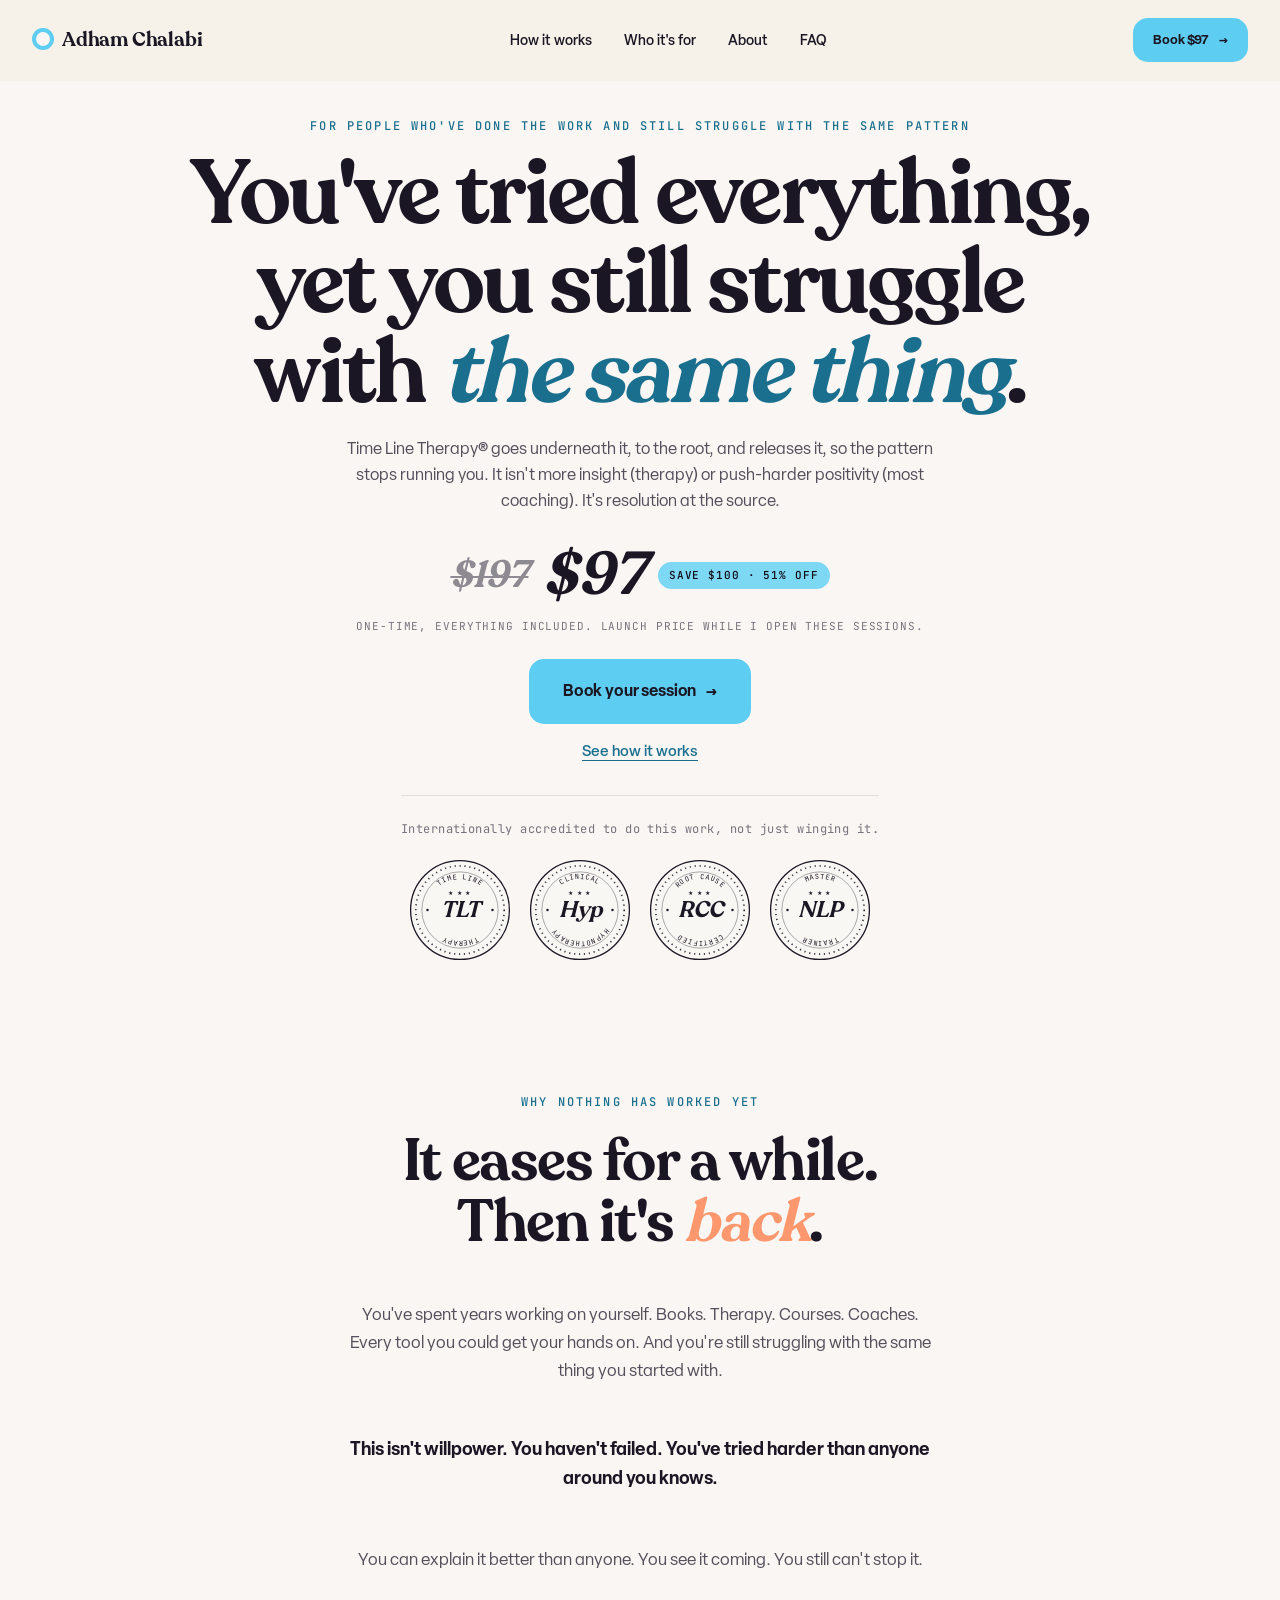
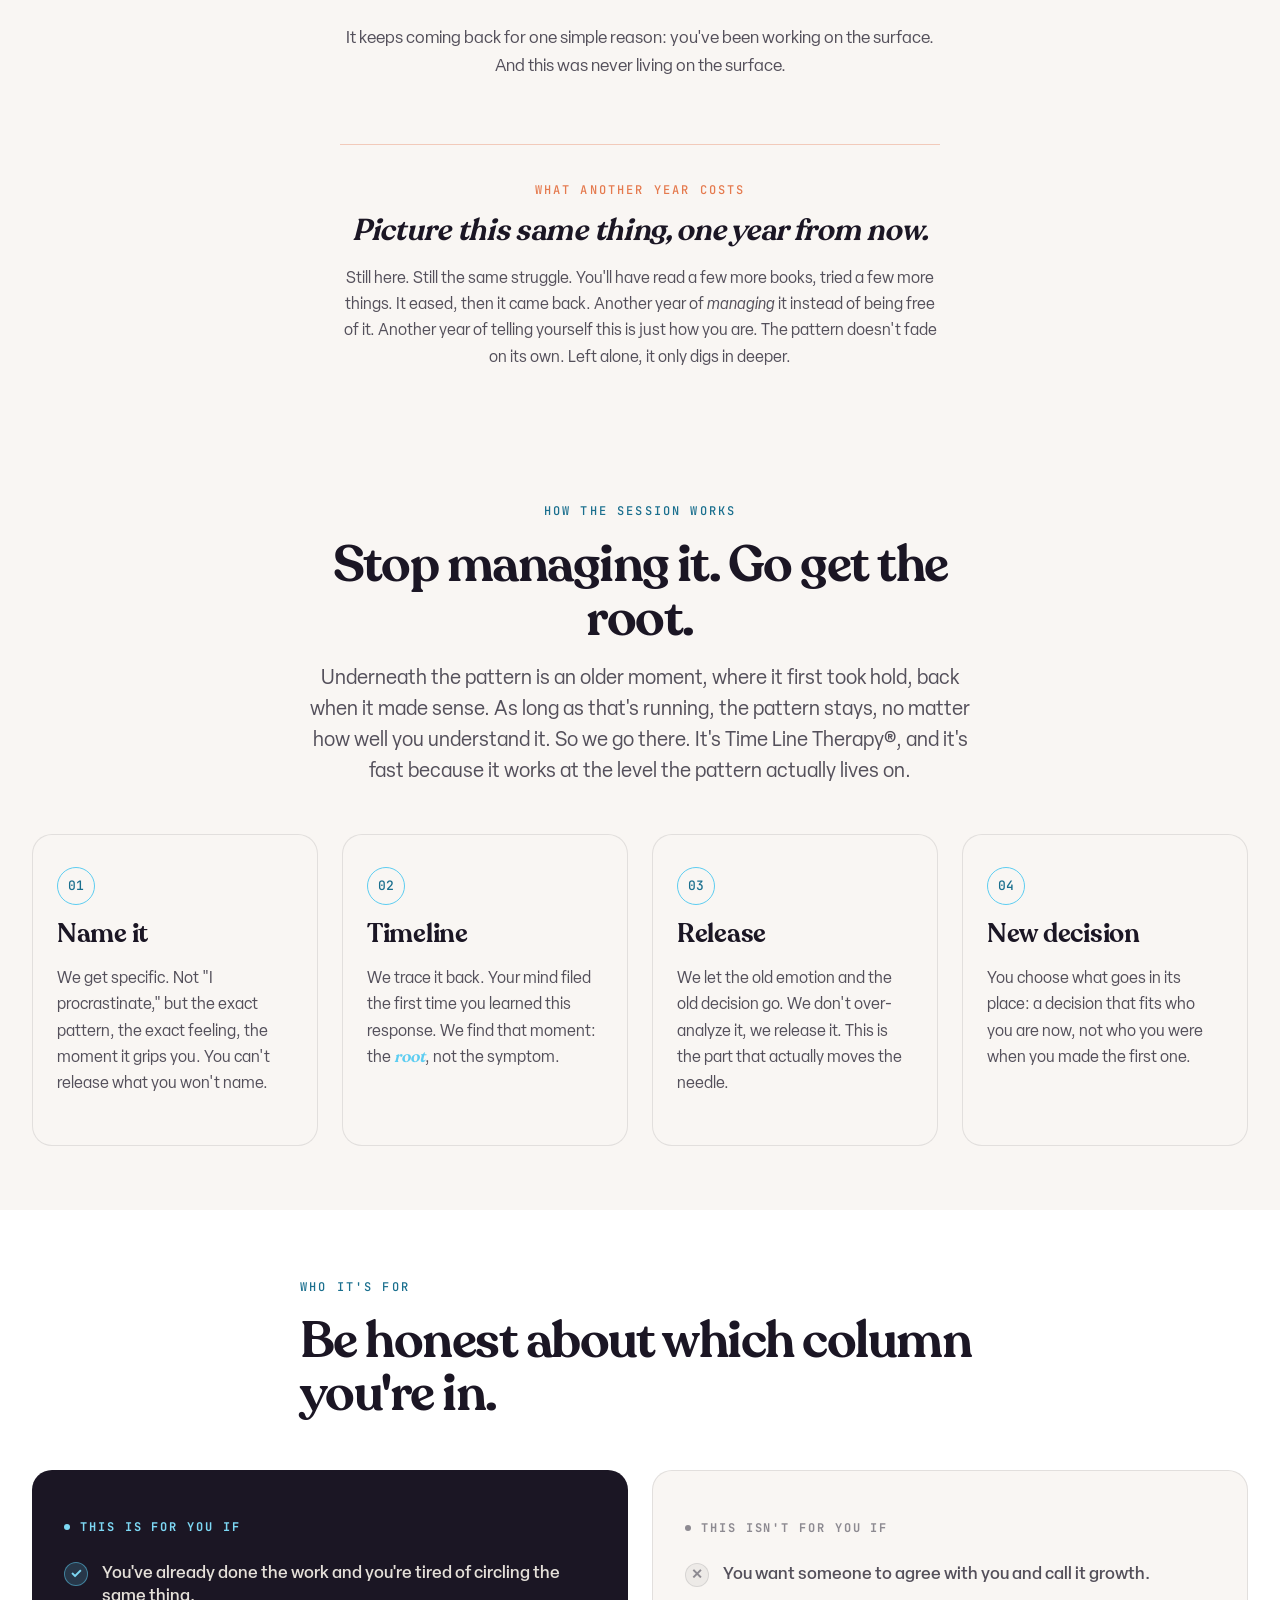
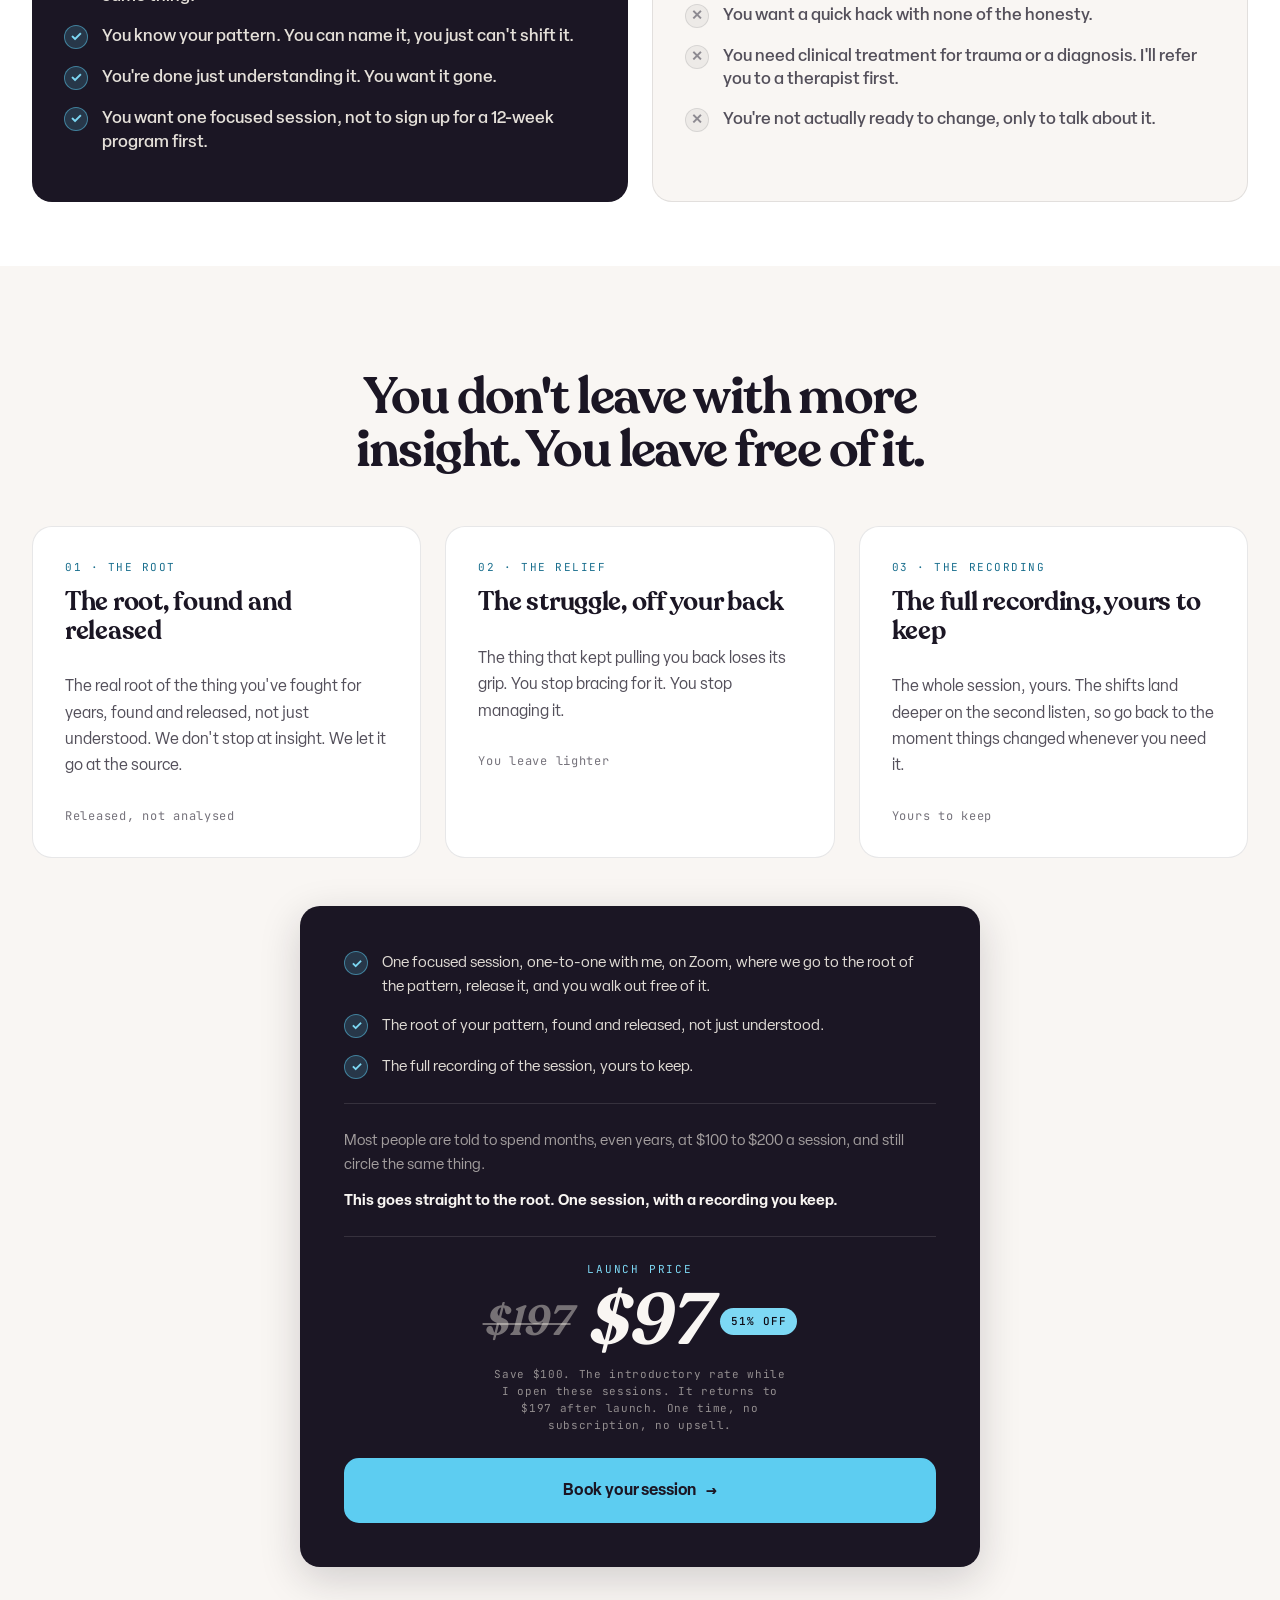
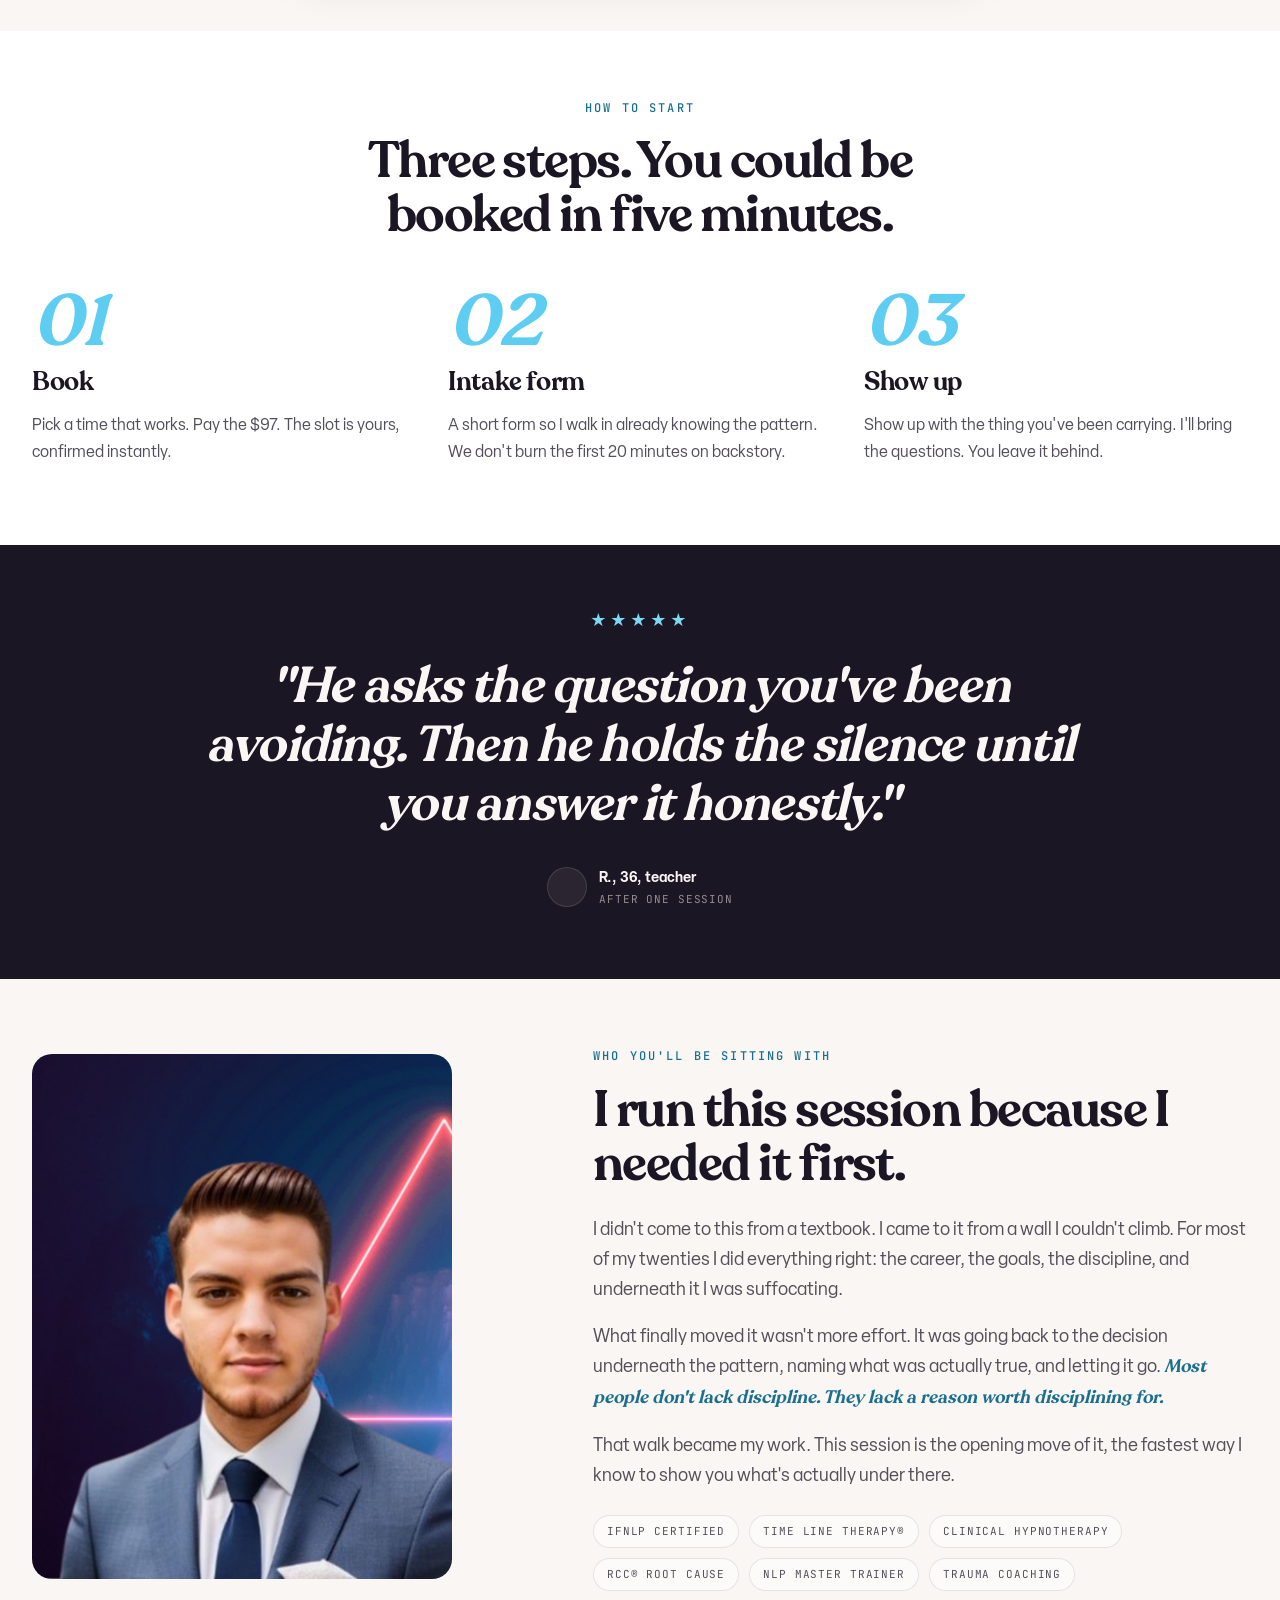
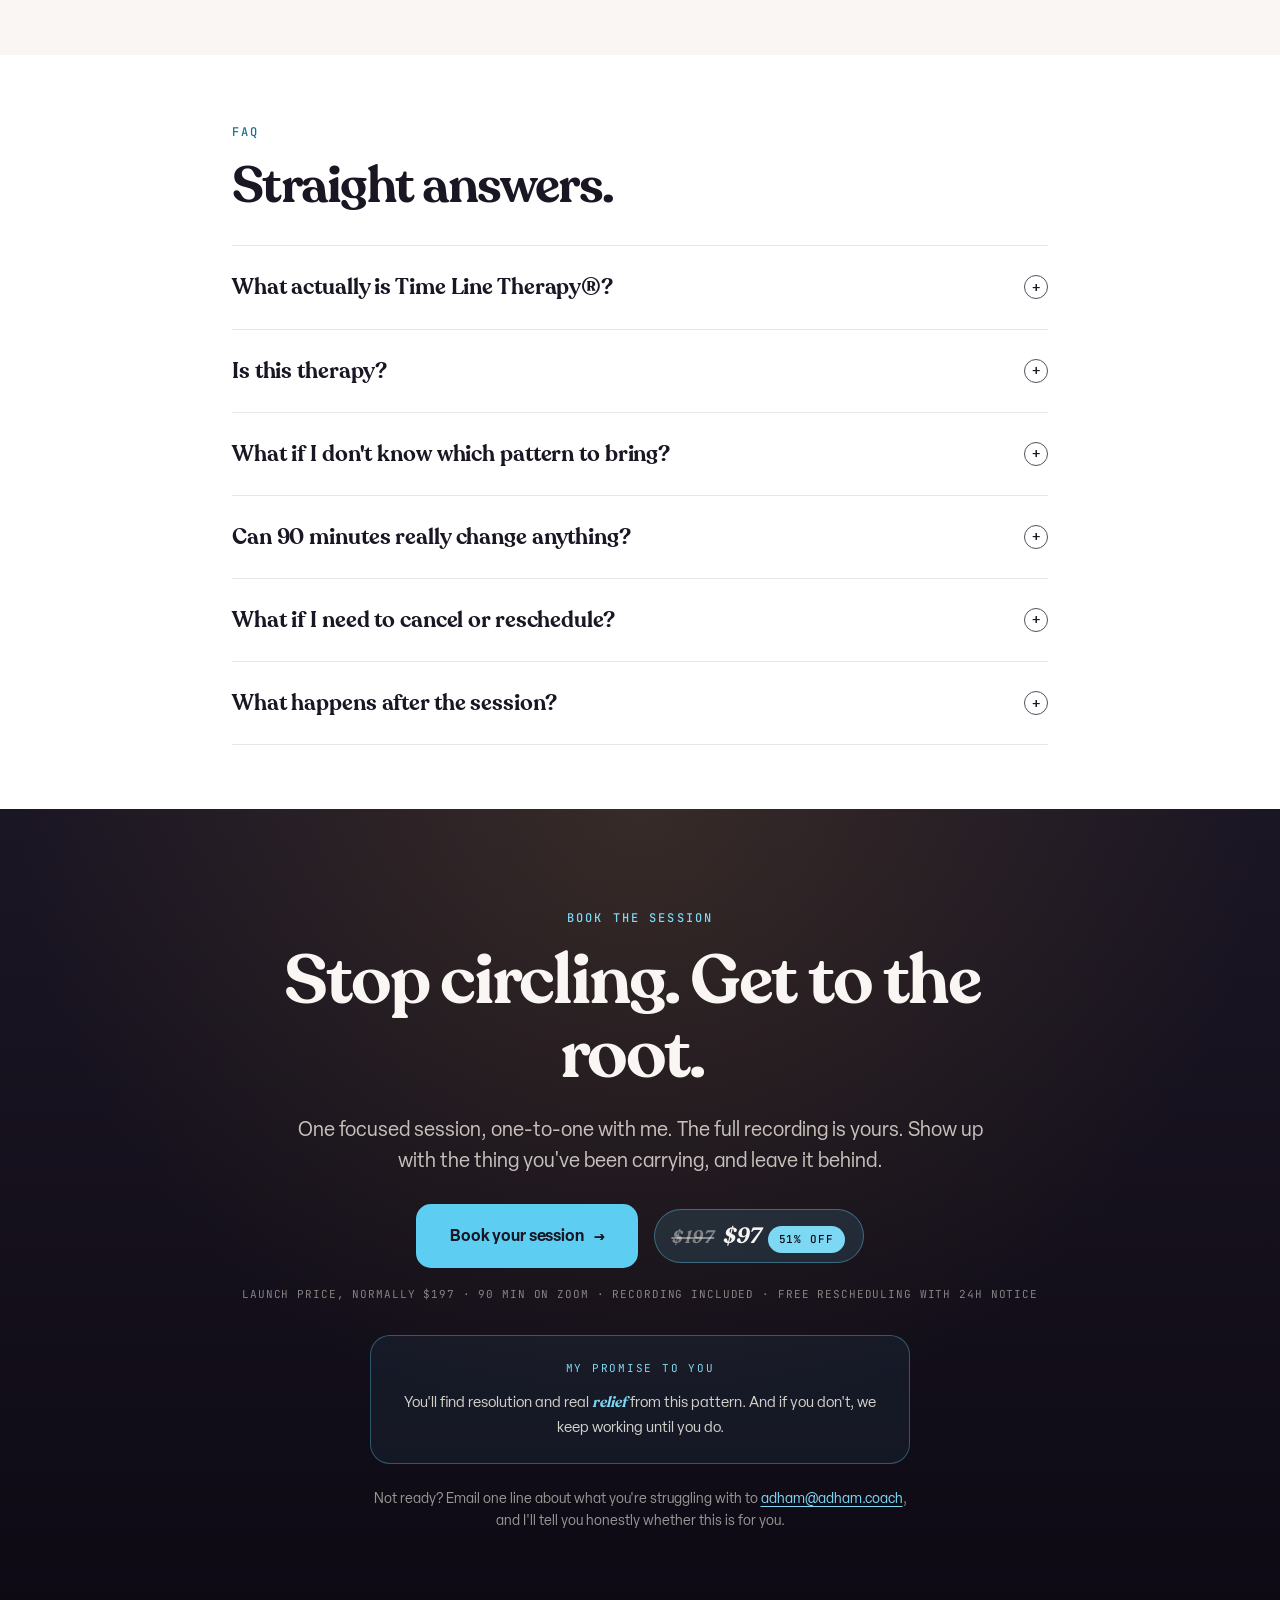
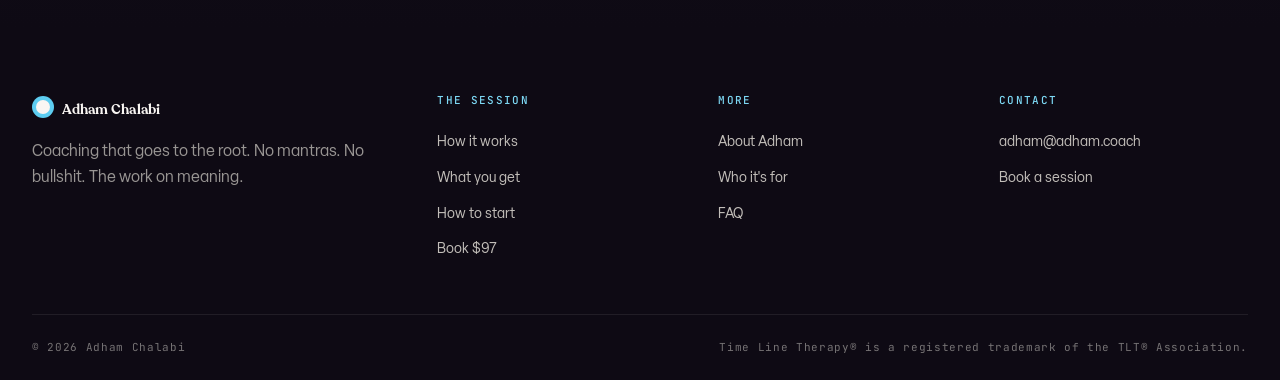
<file: tlt/index.html>
<!DOCTYPE html>
<html lang="en">
<head>
  <meta charset="utf-8">
  <meta name="viewport" content="width=device-width, initial-scale=1">
  <title>The Root Session · 90-minute Time Line Therapy® session · Adham Chalabi</title>
  <meta name="description" content="You've tried everything and still struggle with the same thing. In one focused Time Line Therapy® session we go underneath it, find the root, and release it, so the pattern loses its grip. $97, one-time.">

  <link rel="canonical" href="https://adham.coach/tlt/">
  <link rel="icon" type="image/svg+xml" href="/adham-blob.svg">
  <meta property="og:type" content="website">
  <meta property="og:url" content="https://adham.coach/tlt/">
  <meta property="og:title" content="The Root Session · 90-minute Time Line Therapy® session · Adham Chalabi">
  <meta property="og:description" content="You've tried everything, yet you still struggle with the same thing. One focused Time Line Therapy® session goes underneath it, to the root, and releases it. $97, one-time.">
  <meta property="og:image" content="https://adham.coach/adham-clean.jpg">
  <meta name="twitter:card" content="summary_large_image">

  <link rel="preconnect" href="https://fonts.googleapis.com">
  <link rel="preconnect" href="https://fonts.gstatic.com" crossorigin>
  <link href="https://fonts.googleapis.com/css2?family=Fraunces:ital,opsz,wght@0,9..144,500;0,9..144,600;0,9..144,700;1,9..144,500;1,9..144,600&family=Inter:wght@400;500;600;700&family=JetBrains+Mono:wght@400;500&display=swap" rel="stylesheet">

  <link rel="preload" href="/tlt/fonts/recoleta-semibold.woff2" as="font" type="font/woff2" crossorigin>
  <link rel="preload" href="/tlt/fonts/elza-regular.woff2" as="font" type="font/woff2" crossorigin>
  <link rel="stylesheet" href="/tlt/styles.css">

  <style>
    /* ============================================================
       FUNNEL-SPECIFIC ADDITIONS — built on the site's design tokens
       ============================================================ */

    body { overflow-x: hidden; }

    /* --- Price pill --- */
    .price-pill {
      display: inline-flex;
      align-items: baseline;
      gap: 8px;
      padding: 9px 18px 9px 16px;
      border-radius: var(--r-pill);
      background: rgba(93, 205, 241, 0.12);
      border: 1px solid rgba(93, 205, 241, 0.4);
      font-family: var(--f-mono);
      font-size: 12px;
      letter-spacing: 0.1em;
      text-transform: uppercase;
      color: var(--gold-light);
    }
    .price-pill .amt {
      font-family: var(--f-display);
      font-style: italic;
      font-size: 22px;
      letter-spacing: -0.01em;
      text-transform: none;
      color: var(--ivory);
      font-variation-settings: "opsz" 30;
    }
    .price-pill.on-light {
      background: rgba(93, 205, 241, 0.1);
      border-color: rgba(63, 184, 224, 0.5);
      color: var(--accent-blue-text);
    }
    .price-pill.on-light .amt { color: var(--ink); }

    /* --- Trust line under CTAs --- */
    .trust-line {
      display: flex;
      align-items: center;
      gap: 16px;
      flex-wrap: wrap;
      font-family: var(--f-mono);
      font-size: 11px;
      letter-spacing: 0.08em;
      text-transform: uppercase;
      color: rgba(245, 241, 232, 0.55);
      margin-top: var(--s-4);
    }
    .trust-line .sep { width: 3px; height: 3px; border-radius: 50%; background: currentColor; opacity: 0.5; }

    /* ============================================================
       HERO — centered statement (B)
       ============================================================ */
    #hero-b { display: flex; }

    /* Shared dark hero base */
    .hero-variant {
      background: linear-gradient(135deg, var(--navy-deep) 0%, var(--navy) 48%, var(--navy-2) 100%);
      color: var(--ivory);
      position: relative;
      overflow: hidden;
    }
    .hero-variant .grain {
      position: absolute; inset: 0; z-index: 2; pointer-events: none; opacity: 0.4;
      background-image: repeating-linear-gradient(135deg, transparent 0, transparent 2px, rgba(245,241,232,0.012) 2px, rgba(245,241,232,0.012) 3px);
    }
    .hero-eyebrow { color: var(--gold-light); }
    .hero-variant .display, .hero-variant h1 { color: var(--ivory); }

    /* ---- HERO B : centered statement ---- */
    #hero-b {
      flex-direction: column; align-items: center; justify-content: center; text-align: center;
      min-height: 100vh;
      padding: clamp(120px, 16vh, 170px) 0 clamp(56px, 8vh, 90px);
    }
    #hero-b::before {
      content: ''; position: absolute; top: -10%; left: 50%; transform: translateX(-50%);
      width: 80vw; max-width: 900px; height: 70%;
      background: radial-gradient(ellipse at center, rgba(93,205,241,0.12) 0%, transparent 65%);
      z-index: 1; pointer-events: none;
    }
    .hero-b-inner { position: relative; z-index: 5; max-width: 920px; margin: 0 auto; display: flex; flex-direction: column; align-items: center; }
    .hero-b-inner h1 { font-size: clamp(44px, 7vw, 92px); line-height: 1.0; margin: var(--s-4) 0 var(--s-4); }
    .hero-b-inner h1 .em { color: var(--gold-light); font-style: italic; font-variation-settings: "opsz" 80; }
    .hero-b-inner .lead { font-size: clamp(16px, 1.3vw, 20px); color: rgba(245,241,232,0.82); margin: 0 auto var(--s-6); max-width: 60ch; }
    .hero-b-price {
      display: flex; align-items: center; justify-content: center; gap: 14px; flex-wrap: wrap;
      margin-bottom: var(--s-3);
    }
    .hero-b-price .big {
      font-family: var(--f-display); font-style: italic; font-size: clamp(40px, 5vw, 60px);
      color: var(--ivory); letter-spacing: -0.02em; font-variation-settings: "opsz" 60; line-height: 1;
    }
    .hero-b-price .price-was {
      font-family: var(--f-display); font-style: italic; font-size: clamp(26px, 3vw, 38px); line-height: 1;
      text-decoration: line-through; text-decoration-thickness: 2px;
      color: rgba(245,241,232,0.42);
    }
    .hero-price-note {
      font-family: var(--f-mono); font-size: 11px; letter-spacing: 0.08em; text-transform: uppercase;
      color: rgba(245,241,232,0.5); margin: 0 0 var(--s-5);
    }
    /* shared launch-price badge */
    .save-badge {
      display: inline-flex; align-items: center;
      font-family: var(--f-mono); font-size: 11px; font-weight: 500; letter-spacing: 0.08em; text-transform: uppercase;
      color: var(--navy-deep); background: var(--gold-light); padding: 5px 11px; border-radius: var(--r-pill);
    }
    .hero-b-cta { display: flex; flex-direction: column; gap: 16px; align-items: center; justify-content: center; }
    .hero-text-link {
      font-family: var(--f-body); font-size: 15px; font-weight: 500;
      color: rgba(245,241,232,0.78); text-decoration: underline;
      text-underline-offset: 4px; text-decoration-thickness: 1px;
      transition: color 0.2s;
    }
    .hero-text-link:hover { color: var(--gold-light); }

    @media (max-height: 760px) and (min-width: 881px) {
      #hero-b { padding: 96px 0 48px; }
      .hero-b-inner h1 { font-size: clamp(40px, 5.4vw, 64px); margin: var(--s-3) 0; }
      .hero-b-inner .lead { font-size: 16px; margin-bottom: var(--s-4); }
      .hero-b-price { margin-bottom: var(--s-4); }
      .hero-b-price .big { font-size: clamp(34px, 4vw, 46px); }
    }

    @media (max-width: 880px) {
      #hero-b { min-height: auto; }
    }

    /* ============================================================
       SECTION: PROBLEM
       ============================================================ */
    #problem > .container { max-width: 760px; text-align: center; }
    .problem-statement {
      font-family: var(--f-display); font-weight: 600;
      font-size: clamp(34px, 4.6vw, 60px); line-height: 1.04; letter-spacing: -0.025em;
      max-width: 16ch; color: var(--ink);
    }
    .problem-statement .em-break { font-style: italic; color: var(--accent-coral); font-variation-settings: "opsz" 60; }
    .problem-prose { max-width: 60ch; margin-left: auto; margin-right: auto; display: flex; flex-direction: column; gap: var(--s-4); }
    .problem-prose p { font-size: clamp(17px, 1.3vw, 19px); line-height: 1.65; color: var(--ink-2); }
    .problem-prose .problem-emph { font-weight: 600; color: var(--ink); font-size: clamp(18px, 1.4vw, 21px); }

    /* ============================================================
       SECTION: HOW IT WORKS — 4 cards
       ============================================================ */
    .hiw-grid { display: grid; grid-template-columns: repeat(4, 1fr); gap: var(--s-5); }
    @media (max-width: 980px) { .hiw-grid { grid-template-columns: 1fr 1fr; gap: var(--s-4); } }
    @media (max-width: 520px) { .hiw-grid { grid-template-columns: 1fr; } }
    .hiw-card {
      background: var(--paper); border: 1px solid var(--ink-line); border-radius: var(--r-md);
      padding: var(--s-6) var(--s-5); position: relative; overflow: hidden;
      transition: transform 0.3s cubic-bezier(.4,.1,.2,1), box-shadow 0.3s, border-color 0.3s;
    }
    .hiw-card:hover { transform: translateY(-3px); box-shadow: var(--shadow-2); border-color: rgba(10,10,10,0.16); }
    .hiw-step {
      display: inline-flex; align-items: center; justify-content: center;
      width: 38px; height: 38px; border-radius: 50%;
      border: 1.5px solid var(--accent-blue); color: var(--accent-blue-text);
      font-family: var(--f-mono); font-size: 13px; font-weight: 500; margin-bottom: var(--s-4);
    }
    .hiw-card h3 { font-family: var(--f-display); font-size: 26px; font-weight: 400; letter-spacing: -0.01em; line-height: 1.05; margin: 0 0 var(--s-3); }
    .hiw-arrow { color: var(--accent-blue); font-style: italic; font-family: var(--f-display); }

    /* ============================================================
       SECTION: WHO IT'S FOR — yes / no
       ============================================================ */
    .fit-grid { display: grid; grid-template-columns: 1fr 1fr; gap: var(--s-5); }
    @media (max-width: 768px) { .fit-grid { grid-template-columns: 1fr; } }
    .fit-col { padding: var(--s-7) var(--s-6); border-radius: var(--r-md); }
    .fit-col.yes { background: var(--navy); color: var(--ivory); }
    .fit-col.no { background: var(--paper); border: 1px solid var(--ink-line); }
    .fit-col h3 {
      font-family: var(--f-mono); font-size: 12px; letter-spacing: 0.16em; text-transform: uppercase;
      margin: 0 0 var(--s-5); display: flex; align-items: center; gap: 10px;
    }
    .fit-col.yes h3 { color: var(--gold-light); }
    .fit-col.no h3 { color: var(--ink-faint); }
    .fit-list { list-style: none; padding: 0; margin: 0; display: flex; flex-direction: column; gap: var(--s-4); }
    .fit-list li { display: flex; gap: 14px; align-items: flex-start; font-size: 17px; line-height: 1.4; font-weight: 500; }
    .fit-col.yes .fit-list li { color: rgba(245,241,232,0.92); }
    .fit-col.no .fit-list li { color: var(--ink-2); }
    .fit-mark { flex-shrink: 0; width: 24px; height: 24px; border-radius: 50%; display: flex; align-items: center; justify-content: center; margin-top: 1px; font-size: 14px; font-weight: 700; }
    .fit-col.yes .fit-mark { background: rgba(93,205,241,0.18); color: var(--gold-light); border: 1px solid rgba(93,205,241,0.5); }
    .fit-col.no .fit-mark { background: rgba(27,22,36,0.05); color: var(--ink-faint); border: 1px solid var(--ink-line); }

    /* ============================================================
       SECTION: WHAT YOU GET
       ============================================================ */
    .get-grid { display: grid; grid-template-columns: repeat(3, 1fr); gap: var(--s-5); }
    @media (max-width: 768px) { .get-grid { grid-template-columns: 1fr; } }
    .get-card {
      background: var(--ivory-3); border: 1px solid var(--ink-line); border-radius: var(--r-md);
      padding: var(--s-6); display: flex; flex-direction: column; gap: var(--s-3);
    }
    .get-num { font-family: var(--f-mono); font-size: 11px; letter-spacing: 0.14em; text-transform: uppercase; color: var(--accent-blue-text); }
    .get-card h3 { font-family: var(--f-display); font-size: 26px; font-weight: 400; letter-spacing: -0.01em; line-height: 1.1; margin: 0; }
    .get-card .dur { font-family: var(--f-mono); font-size: 12px; color: var(--ink-soft); letter-spacing: 0.06em; }

    /* ============================================================
       SECTION: PROCESS — 3 steps
       ============================================================ */
    .proc-grid { display: grid; grid-template-columns: repeat(3, 1fr); gap: var(--s-6); }
    @media (max-width: 768px) { .proc-grid { grid-template-columns: 1fr; } }
    .proc-step .proc-num {
      font-family: var(--f-display); font-size: 72px; line-height: 0.9; color: var(--accent-blue);
      font-style: italic; font-variation-settings: "opsz" 60; display: block; margin-bottom: var(--s-3);
    }
    .proc-step h3 { font-family: var(--f-display); font-size: 26px; font-weight: 400; letter-spacing: -0.01em; margin: 0 0 var(--s-2); line-height: 1.1; }

    /* ============================================================
       SECTION: TESTIMONIAL (big)
       ============================================================ */
    .big-quote { max-width: 900px; margin: 0 auto; text-align: center; }
    .big-quote blockquote {
      font-family: var(--f-display); font-style: italic; font-weight: 400;
      font-size: clamp(28px, 4vw, 50px); line-height: 1.18; letter-spacing: -0.015em;
      margin: var(--s-5) 0 var(--s-6); color: var(--ivory);
    }
    .big-quote .stars { color: var(--gold-light); letter-spacing: 0.2em; font-size: 16px; }
    .big-quote cite { font-style: normal; display: inline-flex; align-items: center; gap: 12px; justify-content: center; }
    .big-quote cite .who { font-family: var(--f-body); font-weight: 600; font-size: 14px; color: var(--ivory); }
    .big-quote cite .role { font-family: var(--f-mono); font-size: 11px; letter-spacing: 0.08em; text-transform: uppercase; color: rgba(245,241,232,0.55); }

    /* ============================================================
       SECTION: ABOUT
       ============================================================ */
    .about-grid { display: grid; grid-template-columns: 0.85fr 1.15fr; gap: clamp(40px, 6vw, 80px); align-items: center; }
    @media (max-width: 880px) { .about-grid { grid-template-columns: 1fr; gap: 40px; } }
    .about-photo { position: relative; width: 100%; max-width: 420px; aspect-ratio: 4/5; border-radius: var(--r-md); overflow: hidden; }
    .about-photo img { width: 100%; height: 100%; object-fit: cover; object-position: center 25%; }
    .about-photo .frame { position: absolute; inset: -14px; border: 1.5px solid var(--accent-blue); border-radius: var(--r-md); z-index: -1; transform: translate(14px, 14px); }
    .about-story p { margin-bottom: var(--s-4); }
    .about-story em { font-family: var(--f-display); font-style: italic; color: var(--accent-blue-text); }
    .cred-tags { display: flex; flex-wrap: wrap; gap: 10px; margin-top: var(--s-5); }
    .cred-tag {
      font-family: var(--f-mono); font-size: 11px; letter-spacing: 0.08em; text-transform: uppercase;
      color: var(--ink-2); padding: 7px 13px; border: 1px solid var(--ink-line); border-radius: var(--r-pill);
      background: rgba(255,255,255,0.5);
    }

    /* ============================================================
       HERO AUTHORITY STRIP (change 4)
       ============================================================ */
    .hero-authority {
      margin-top: var(--s-6); padding-top: var(--s-5);
      border-top: 1px solid rgba(245,241,232,0.12);
      display: flex; flex-direction: column; align-items: center; gap: var(--s-4);
      max-width: 620px;
    }
    .hero-authority .authority-line {
      font-family: var(--f-mono); font-size: 12px; letter-spacing: 0.04em;
      color: rgba(245,241,232,0.6); margin: 0;
    }
    .hero-authority .cred-seals { display: flex; flex-wrap: wrap; justify-content: center; gap: 16px; margin-top: 4px; }
    .cred-seal { width: 104px; height: 104px; overflow: visible; flex: 0 0 auto; color: var(--ivory); transition: transform 0.3s cubic-bezier(.4,.1,.2,1); }
    .cred-seal:hover { transform: translateY(-3px) rotate(-2deg); }
    .cred-seal .seal-arc { font-family: var(--f-mono); font-size: 8px; letter-spacing: 1.1px; fill: var(--ivory); text-anchor: middle; }
    .cred-seal .seal-mono { font-family: var(--f-display); font-style: italic; font-weight: 600; font-size: 26px; fill: var(--ivory); text-anchor: middle; }
    .cred-seal .seal-stars { font-size: 6px; fill: var(--ivory); letter-spacing: 1.5px; text-anchor: middle; }
    .cred-seal .seal-dot { fill: var(--ivory); }

    /* ============================================================
       STAKES OF INACTION (change 2) — closes the Problem section
       ============================================================ */
    .stakes {
      max-width: 60ch; margin: var(--s-7) auto 0; padding-top: var(--s-6);
      border-top: 1px solid rgba(229,122,78,0.35);
    }
    .stakes .stakes-label {
      font-family: var(--f-mono); font-size: 12px; font-weight: 500; letter-spacing: 0.18em;
      text-transform: uppercase; color: var(--accent-coral-dk);
    }
    .stakes .stakes-lead {
      font-family: var(--f-display); font-weight: 600; font-style: italic;
      font-size: clamp(22px, 2.4vw, 30px); line-height: 1.15; letter-spacing: -0.01em;
      color: var(--ink); margin: var(--s-3) 0 var(--s-4);
      font-variation-settings: "opsz" 50;
    }
    .stakes p.body { font-size: clamp(16px, 1.2vw, 18px); line-height: 1.65; color: var(--ink-2); margin: 0; }

    /* ============================================================
       OFFER STACK (change 3) — anchored value before $97
       ============================================================ */
    .offer-stack {
      max-width: 680px; margin: var(--s-7) auto 0;
      background: var(--navy); color: var(--ivory);
      border-radius: var(--r-md); padding: clamp(28px, 4vw, 44px);
      text-align: left; box-shadow: var(--shadow-navy);
    }
    .offer-stack .stack-list { list-style: none; padding: 0; margin: 0; display: flex; flex-direction: column; gap: var(--s-4); }
    .offer-stack .stack-list li {
      display: flex; gap: 14px; align-items: flex-start;
      font-size: clamp(15px, 1.2vw, 17px); line-height: 1.5; color: rgba(245,241,232,0.9);
    }
    .offer-stack .stack-check {
      flex-shrink: 0; width: 24px; height: 24px; border-radius: 50%; margin-top: 1px;
      display: flex; align-items: center; justify-content: center; font-size: 13px; font-weight: 700;
      background: rgba(93,205,241,0.18); color: var(--gold-light); border: 1px solid rgba(93,205,241,0.5);
    }
    .offer-stack .stack-anchor {
      margin: var(--s-5) 0; padding: var(--s-5) 0;
      border-top: 1px solid rgba(245,241,232,0.12); border-bottom: 1px solid rgba(245,241,232,0.12);
      display: flex; flex-direction: column; gap: var(--s-3);
    }
    .offer-stack .stack-anchor p { margin: 0; font-size: 15px; line-height: 1.6; color: rgba(245,241,232,0.62); }
    .offer-stack .stack-anchor p.emph { color: var(--ivory); font-weight: 600; }
    .offer-stack .stack-price { display: flex; flex-direction: column; align-items: center; text-align: center; gap: 8px; margin-bottom: var(--s-5); }
    .offer-stack .stack-price-label { font-family: var(--f-mono); font-size: 11px; letter-spacing: 0.16em; text-transform: uppercase; color: var(--gold-light); }
    .offer-stack .stack-price-row { display: flex; align-items: center; justify-content: center; gap: 14px; flex-wrap: wrap; }
    .offer-stack .stack-price-amt { font-family: var(--f-display); font-style: italic; font-size: clamp(52px, 7vw, 72px); line-height: 1; letter-spacing: -0.02em; color: var(--ivory); font-variation-settings: "opsz" 60; }
    .offer-stack .price-was { font-family: var(--f-display); font-style: italic; font-size: clamp(30px, 4vw, 42px); line-height: 1; text-decoration: line-through; text-decoration-thickness: 2px; color: rgba(245,241,232,0.42); }
    .offer-stack .stack-price-sub { font-family: var(--f-mono); font-size: 11px; letter-spacing: 0.06em; color: rgba(245,241,232,0.55); max-width: 42ch; }
    /* price pill (final CTA) was/now */
    .price-pill .price-was { font-family: var(--f-display); font-style: italic; font-size: 18px; text-decoration: line-through; text-decoration-thickness: 1.5px; color: rgba(245,241,232,0.45); }
    .offer-stack .btn { display: flex; }

    /* ============================================================
       GUARANTEE (change 6) + TRANSITIONAL CTA (change 7)
       ============================================================ */
    .guarantee {
      max-width: 540px; margin: var(--s-6) auto 0; padding: var(--s-5) var(--s-6);
      border: 1px solid rgba(93,205,241,0.35); border-radius: var(--r-md);
      background: rgba(93,205,241,0.06);
    }
    .guarantee .guarantee-label {
      display: block; font-family: var(--f-mono); font-size: 11px; letter-spacing: 0.16em;
      text-transform: uppercase; color: var(--gold-light); margin-bottom: var(--s-3);
    }
    .guarantee p { margin: 0; font-size: 15px; line-height: 1.6; color: rgba(245,241,232,0.85); }
    .guarantee p .em { color: var(--gold-light); font-style: italic; font-family: var(--f-display); }
    .transitional-cta {
      margin: var(--s-5) auto 0; max-width: 540px;
      font-size: 14px; line-height: 1.6; color: rgba(245,241,232,0.6);
    }
    .transitional-cta a { color: var(--gold-light); text-decoration: underline; text-underline-offset: 3px; }
    .transitional-cta a:hover { color: var(--ivory); }

  </style>

  <!-- ============================================================
       LIGHT HERO VARIANT — flat white, no gradient/glow/grain
       ============================================================ -->
  <style>
    #hero-b {
      background: var(--ivory);
      color: var(--ink);
      min-height: auto;
      padding: clamp(104px, 13vh, 140px) 0 clamp(48px, 7vh, 80px);
    }
    #hero-b::before { display: none; }
    .hero-variant .grain { display: none; }
    .hero-variant, .hero-variant .display, .hero-variant h1 { color: var(--ink); }
    .hero-eyebrow { color: var(--accent-blue-text); }
    .hero-b-inner h1 .em { color: var(--accent-blue-text); }
    .hero-b-inner .lead { color: var(--ink-2); }
    .hero-b-price .big { color: var(--ink); }
    .hero-b-price .price-was { color: var(--ink-faint); }
    .hero-price-note { color: var(--ink-soft); }
    .hero-authority { border-top-color: var(--ink-line); }
    .hero-authority .authority-line { color: var(--ink-soft); }
    .cred-seal { color: var(--ink); }
    .cred-seal .seal-arc, .cred-seal .seal-mono, .cred-seal .seal-stars, .cred-seal .seal-dot { fill: var(--ink); }
    .hero-text-link { color: var(--accent-blue-text); }
    .hero-text-link:hover { color: var(--ink); }
    /* Light nav over the white hero (neutralizes the JS-applied .dark state) */
    .nav.dark { background: rgba(245,241,232,0.85); color: var(--ink); border-bottom-color: transparent; }
    .nav.dark.scrolled { background: rgba(245,241,232,0.94); border-bottom-color: var(--ink-line); }
    .nav.dark .logo .mark::after { background: var(--ivory); }
  </style>
</head>
<body>
  <a class="skip-link" href="#main">Skip to content</a>

  <!-- ============================ NAV ============================ -->
  <nav class="nav dark" id="nav">
    <div class="nav-inner">
      <a href="#top" class="logo"><span class="mark"></span> Adham Chalabi</a>
      <ul class="nav-links">
        <li><a href="#how">How it works</a></li>
        <li><a href="#fit">Who it's for</a></li>
        <li><a href="#about">About</a></li>
        <li><a href="#faq">FAQ</a></li>
      </ul>
      <a href="#book" class="btn gold sm nav-cta">Book $97 <span class="arrow">→</span></a>
    </div>
  </nav>

  <div id="top"></div>

  <main id="main">
  <!-- HERO — centered statement -->
  <header class="hero-variant" id="hero-b">
    <div class="grain"></div>
    <div class="container">
      <div class="hero-b-inner">
        <div class="eyebrow hero-eyebrow fade-up" style="--delay:0.05s;">For people who've done the work and still struggle with the same pattern</div>
        <h1 class="display fade-up" style="--delay:0.1s;">You've tried everything, yet you still struggle with <span class="em">the same thing</span>.</h1>
        <p class="lead fade-up" style="--delay:0.2s;">Time Line Therapy® goes underneath it, to the root, and releases it, so the pattern stops running you. It isn't more insight (therapy) or push-harder positivity (most coaching). It's resolution at the source.</p>
        <div class="hero-b-price fade-up" style="--delay:0.3s;">
          <span class="price-was">$197</span>
          <span class="big">$97</span>
          <span class="save-badge">Save $100 · 51% off</span>
        </div>
        <p class="hero-price-note fade-up" style="--delay:0.34s;">One-time, everything included. Launch price while I open these sessions.</p>
        <div class="hero-b-cta fade-up" style="--delay:0.35s;">
          <a href="#book" class="btn gold lg">Book your session <span class="arrow">→</span></a>
          <a href="#how" class="hero-text-link">See how it works</a>
        </div>
        <div class="hero-authority fade-up" style="--delay:0.45s;">
          <p class="authority-line">Internationally accredited to do this work, not just winging it.</p>
          <div class="cred-seals">
            <svg class="cred-seal" viewBox="0 0 120 120" xmlns="http://www.w3.org/2000/svg" role="img" aria-label="Time Line Therapy certified">
              <defs>
                <path id="cs-t1" d="M 24 60 A 36 36 0 0 1 96 60" fill="none"/>
                <path id="cs-b1" d="M 96 60 A 36 36 0 0 1 24 60" fill="none"/>
              </defs>
              <circle cx="60" cy="60" r="57" fill="rgba(255,255,255,0.06)" stroke="currentColor" stroke-width="1.5"/>
              <circle cx="60" cy="60" r="51" fill="none" stroke="currentColor" stroke-width="2" stroke-dasharray="1.4 4.3" opacity="0.85"/>
              <circle cx="60" cy="60" r="44" fill="none" stroke="currentColor" stroke-width="0.8" opacity="0.5"/>
              <text class="seal-arc"><textPath href="#cs-t1" startOffset="50%">TIME LINE</textPath></text>
              <text class="seal-arc"><textPath href="#cs-b1" startOffset="50%">THERAPY</textPath></text>
              <text x="60" y="60" class="seal-mono" dominant-baseline="central">TLT</text>
              <text x="60" y="43" class="seal-stars">★ ★ ★</text>
              <circle cx="22.5" cy="60" r="1.4" class="seal-dot"/>
              <circle cx="97.5" cy="60" r="1.4" class="seal-dot"/>
            </svg>
            <svg class="cred-seal" viewBox="0 0 120 120" xmlns="http://www.w3.org/2000/svg" role="img" aria-label="Clinical Hypnotherapy">
              <defs>
                <path id="cs-t2" d="M 24 60 A 36 36 0 0 1 96 60" fill="none"/>
                <path id="cs-b2" d="M 96 60 A 36 36 0 0 1 24 60" fill="none"/>
              </defs>
              <circle cx="60" cy="60" r="57" fill="rgba(255,255,255,0.06)" stroke="currentColor" stroke-width="1.5"/>
              <circle cx="60" cy="60" r="51" fill="none" stroke="currentColor" stroke-width="2" stroke-dasharray="1.4 4.3" opacity="0.85"/>
              <circle cx="60" cy="60" r="44" fill="none" stroke="currentColor" stroke-width="0.8" opacity="0.5"/>
              <text class="seal-arc"><textPath href="#cs-t2" startOffset="50%">CLINICAL</textPath></text>
              <text class="seal-arc"><textPath href="#cs-b2" startOffset="50%">HYPNOTHERAPY</textPath></text>
              <text x="60" y="60" class="seal-mono" dominant-baseline="central">Hyp</text>
              <text x="60" y="43" class="seal-stars">★ ★ ★</text>
              <circle cx="22.5" cy="60" r="1.4" class="seal-dot"/>
              <circle cx="97.5" cy="60" r="1.4" class="seal-dot"/>
            </svg>
            <svg class="cred-seal" viewBox="0 0 120 120" xmlns="http://www.w3.org/2000/svg" role="img" aria-label="RCC Root Cause certified">
              <defs>
                <path id="cs-t3" d="M 24 60 A 36 36 0 0 1 96 60" fill="none"/>
                <path id="cs-b3" d="M 96 60 A 36 36 0 0 1 24 60" fill="none"/>
              </defs>
              <circle cx="60" cy="60" r="57" fill="rgba(255,255,255,0.06)" stroke="currentColor" stroke-width="1.5"/>
              <circle cx="60" cy="60" r="51" fill="none" stroke="currentColor" stroke-width="2" stroke-dasharray="1.4 4.3" opacity="0.85"/>
              <circle cx="60" cy="60" r="44" fill="none" stroke="currentColor" stroke-width="0.8" opacity="0.5"/>
              <text class="seal-arc"><textPath href="#cs-t3" startOffset="50%">ROOT CAUSE</textPath></text>
              <text class="seal-arc"><textPath href="#cs-b3" startOffset="50%">CERTIFIED</textPath></text>
              <text x="60" y="60" class="seal-mono" dominant-baseline="central">RCC</text>
              <text x="60" y="43" class="seal-stars">★ ★ ★</text>
              <circle cx="22.5" cy="60" r="1.4" class="seal-dot"/>
              <circle cx="97.5" cy="60" r="1.4" class="seal-dot"/>
            </svg>
            <svg class="cred-seal" viewBox="0 0 120 120" xmlns="http://www.w3.org/2000/svg" role="img" aria-label="NLP Master Trainer">
              <defs>
                <path id="cs-t4" d="M 24 60 A 36 36 0 0 1 96 60" fill="none"/>
                <path id="cs-b4" d="M 96 60 A 36 36 0 0 1 24 60" fill="none"/>
              </defs>
              <circle cx="60" cy="60" r="57" fill="rgba(255,255,255,0.06)" stroke="currentColor" stroke-width="1.5"/>
              <circle cx="60" cy="60" r="51" fill="none" stroke="currentColor" stroke-width="2" stroke-dasharray="1.4 4.3" opacity="0.85"/>
              <circle cx="60" cy="60" r="44" fill="none" stroke="currentColor" stroke-width="0.8" opacity="0.5"/>
              <text class="seal-arc"><textPath href="#cs-t4" startOffset="50%">MASTER</textPath></text>
              <text class="seal-arc"><textPath href="#cs-b4" startOffset="50%">TRAINER</textPath></text>
              <text x="60" y="60" class="seal-mono" dominant-baseline="central">NLP</text>
              <text x="60" y="43" class="seal-stars">★ ★ ★</text>
              <circle cx="22.5" cy="60" r="1.4" class="seal-dot"/>
              <circle cx="97.5" cy="60" r="1.4" class="seal-dot"/>
            </svg>
          </div>
        </div>
      </div>
    </div>
  </header>

  <!-- ========================= PROBLEM ========================= -->
  <section class="section" id="problem">
    <div class="container">
      <span class="eyebrow fade-up">Why nothing has worked yet</span>
      <h2 class="problem-statement display fade-up" style="--delay:0.1s; margin:18px auto 28px;">It eases for a while.<br>Then it's <span class="em-break">back</span>.</h2>
      <div class="problem-prose">
        <p class="fade-up" style="--delay:0.15s;">You've spent years working on yourself. Books. Therapy. Courses. Coaches. Every tool you could get your hands on. And you're still struggling with the same thing you started with.</p>
        <p class="problem-emph fade-up" style="--delay:0.2s;">This isn't willpower. You haven't failed. You've tried harder than anyone around you knows.</p>
        <p class="fade-up" style="--delay:0.25s;">You can explain it better than anyone. You see it coming. You still can't stop it.</p>
        <p class="fade-up" style="--delay:0.3s;">It keeps coming back for one simple reason: you've been working on the surface. And this was never living on the surface.</p>
      </div>
      <div class="stakes fade-up" style="--delay:0.35s;">
        <span class="stakes-label">What another year costs</span>
        <p class="stakes-lead">Picture this same thing, one year from now.</p>
        <p class="body">Still here. Still the same struggle. You'll have read a few more books, tried a few more things. It eased, then it came back. Another year of <em>managing</em> it instead of being free of it. Another year of telling yourself this is just how you are. The pattern doesn't fade on its own. Left alone, it only digs in deeper.</p>
      </div>
    </div>
  </section>

  <!-- ======================= HOW IT WORKS ======================= -->
  <section class="section" id="how">
    <div class="container">
      <div style="max-width:680px; margin:0 auto var(--s-7); text-align:center;">
        <span class="eyebrow fade-up">How the session works</span>
        <h2 class="display h-lg fade-up" style="--delay:0.1s; margin:16px 0;">Stop managing it. Go get the root.</h2>
        <p class="lead fade-up" style="--delay:0.2s; margin:0 auto;">Underneath the pattern is an older moment, where it first took hold, back when it made sense. As long as that's running, the pattern stays, no matter how well you understand it. So we go there. It's Time Line Therapy®, and it's fast because it works at the level the pattern actually lives on.</p>
      </div>
      <div class="hiw-grid">
        <div class="hiw-card fade-up" style="--delay:0s;">
          <span class="hiw-step">01</span>
          <h3>Name it</h3>
          <p class="body">We get specific. Not "I procrastinate," but the exact pattern, the exact feeling, the moment it grips you. You can't release what you won't name.</p>
        </div>
        <div class="hiw-card fade-up" style="--delay:0.08s;">
          <span class="hiw-step">02</span>
          <h3>Timeline</h3>
          <p class="body">We trace it back. Your mind filed the first time you learned this response. We find that moment: the <span class="hiw-arrow">root</span>, not the symptom.</p>
        </div>
        <div class="hiw-card fade-up" style="--delay:0.16s;">
          <span class="hiw-step">03</span>
          <h3>Release</h3>
          <p class="body">We let the old emotion and the old decision go. We don't over-analyze it, we release it. This is the part that actually moves the needle.</p>
        </div>
        <div class="hiw-card fade-up" style="--delay:0.24s;">
          <span class="hiw-step">04</span>
          <h3>New decision</h3>
          <p class="body">You choose what goes in its place: a decision that fits who you are now, not who you were when you made the first one.</p>
        </div>
      </div>
    </div>
  </section>

  <!-- ======================= WHO IT'S FOR ======================= -->
  <section class="section cream" id="fit">
    <div class="container">
      <div style="max-width:680px; margin:0 auto var(--s-7);">
        <span class="eyebrow fade-up">Who it's for</span>
        <h2 class="display h-lg fade-up" style="--delay:0.1s; margin:16px 0;">Be honest about which column you're in.</h2>
      </div>
      <div class="fit-grid">
        <div class="fit-col yes fade-up">
          <h3><span class="dot" style="background:var(--gold-light);"></span> This is for you if</h3>
          <ul class="fit-list">
            <li><span class="fit-mark">✓</span> You've already done the work and you're tired of circling the same thing.</li>
            <li><span class="fit-mark">✓</span> You know your pattern. You can name it, you just can't shift it.</li>
            <li><span class="fit-mark">✓</span> You're done just understanding it. You want it gone.</li>
            <li><span class="fit-mark">✓</span> You want one focused session, not to sign up for a 12-week program first.</li>
          </ul>
        </div>
        <div class="fit-col no fade-up" style="--delay:0.1s;">
          <h3><span class="dot" style="background:var(--ink-faint);"></span> This isn't for you if</h3>
          <ul class="fit-list">
            <li><span class="fit-mark">✕</span> You want someone to agree with you and call it growth.</li>
            <li><span class="fit-mark">✕</span> You want a quick hack with none of the honesty.</li>
            <li><span class="fit-mark">✕</span> You need clinical treatment for trauma or a diagnosis. I'll refer you to a therapist first.</li>
            <li><span class="fit-mark">✕</span> You're not actually ready to change, only to talk about it.</li>
          </ul>
        </div>
      </div>
    </div>
  </section>

  <!-- ======================= WHAT YOU GET ======================= -->
  <section class="section" id="get">
    <div class="container">
      <div style="max-width:680px; margin:0 auto var(--s-7); text-align:center;">
        <span class="eyebrow fade-up">What you walk away with</span>
        <h2 class="display h-lg fade-up" style="--delay:0.1s; margin:16px 0;">You don't leave with more insight. You leave free of it.</h2>
      </div>
      <div class="get-grid">
        <div class="get-card fade-up">
          <span class="get-num">01 · The root</span>
          <h3>The root, found and released</h3>
          <p class="body">The real root of the thing you've fought for years, found and released, not just understood. We don't stop at insight. We let it go at the source.</p>
          <span class="dur">Released, not analysed</span>
        </div>
        <div class="get-card fade-up" style="--delay:0.08s;">
          <span class="get-num">02 · The relief</span>
          <h3>The struggle, off your back</h3>
          <p class="body">The thing that kept pulling you back loses its grip. You stop bracing for it. You stop managing it.</p>
          <span class="dur">You leave lighter</span>
        </div>
        <div class="get-card fade-up" style="--delay:0.16s;">
          <span class="get-num">03 · The recording</span>
          <h3>The full recording, yours to keep</h3>
          <p class="body">The whole session, yours. The shifts land deeper on the second listen, so go back to the moment things changed whenever you need it.</p>
          <span class="dur">Yours to keep</span>
        </div>
      </div>
      <div class="offer-stack fade-up" style="--delay:0.1s;">
        <ul class="stack-list">
          <li><span class="stack-check">✓</span> One focused session, one-to-one with me, on Zoom, where we go to the root of the pattern, release it, and you walk out free of it.</li>
          <li><span class="stack-check">✓</span> The root of your pattern, found and released, not just understood.</li>
          <li><span class="stack-check">✓</span> The full recording of the session, yours to keep.</li>
        </ul>
        <div class="stack-anchor">
          <p>Most people are told to spend months, even years, at $100 to $200 a session, and still circle the same thing.</p>
          <p class="emph">This goes straight to the root. One session, with a recording you keep.</p>
        </div>
        <div class="stack-price">
          <span class="stack-price-label">Launch price</span>
          <div class="stack-price-row">
            <span class="price-was">$197</span>
            <span class="stack-price-amt">$97</span>
            <span class="save-badge">51% off</span>
          </div>
          <span class="stack-price-sub">Save $100. The introductory rate while I open these sessions. It returns to $197 after launch. One time, no subscription, no upsell.</span>
        </div>
        <a href="#book" class="btn gold lg">Book your session <span class="arrow">→</span></a>
      </div>
    </div>
  </section>

  <!-- ========================= PROCESS ========================= -->
  <section class="section cream" id="process">
    <div class="container">
      <div style="max-width:680px; margin:0 auto var(--s-7); text-align:center;">
        <span class="eyebrow fade-up">How to start</span>
        <h2 class="display h-lg fade-up" style="--delay:0.1s; margin:16px 0;">Three steps. You could be booked in five minutes.</h2>
      </div>
      <div class="proc-grid">
        <div class="proc-step fade-up">
          <span class="proc-num">01</span>
          <h3>Book</h3>
          <p class="body">Pick a time that works. Pay the $97. The slot is yours, confirmed instantly.</p>
        </div>
        <div class="proc-step fade-up" style="--delay:0.1s;">
          <span class="proc-num">02</span>
          <h3>Intake form</h3>
          <p class="body">A short form so I walk in already knowing the pattern. We don't burn the first 20 minutes on backstory.</p>
        </div>
        <div class="proc-step fade-up" style="--delay:0.2s;">
          <span class="proc-num">03</span>
          <h3>Show up</h3>
          <p class="body">Show up with the thing you've been carrying. I'll bring the questions. You leave it behind.</p>
        </div>
      </div>
    </div>
  </section>

  <!-- ======================= TESTIMONIAL ======================= -->
  <section class="section dark" id="testimonial">
    <div class="container">
      <div class="big-quote">
        <div class="stars fade-up">★★★★★</div>
        <blockquote class="fade-up" style="--delay:0.1s;">"He asks the question you've been avoiding. Then he holds the silence until you answer it honestly."</blockquote>
        <cite class="fade-up" style="--delay:0.2s;">
          <span style="width:40px;height:40px;border-radius:50%;background:var(--navy-2);border:1px solid rgba(255,255,255,0.12);display:inline-block;"></span>
          <span style="display:flex;flex-direction:column;align-items:flex-start;gap:2px;">
            <span class="who">R., 36, teacher</span>
            <span class="role">After one session</span>
          </span>
        </cite>
      </div>
    </div>
  </section>

  <!-- ========================== ABOUT ========================== -->
  <section class="section" id="about">
    <div class="container">
      <div class="about-grid">
        <div class="fade-in">
          <div class="about-photo">
            <span class="frame"></span>
            <img src="/tlt/adham-clean.jpg" alt="Adham Chalabi">
          </div>
        </div>
        <div class="about-story">
          <span class="eyebrow fade-up">Who you'll be sitting with</span>
          <h2 class="display h-lg fade-up" style="--delay:0.1s; margin:16px 0 24px;">I run this session because I needed it first.</h2>
          <div class="body lg fade-up" style="--delay:0.2s;">
            <p>I didn't come to this from a textbook. I came to it from a wall I couldn't climb. For most of my twenties I did everything right: the career, the goals, the discipline, and underneath it I was suffocating.</p>
            <p>What finally moved it wasn't more effort. It was going back to the decision underneath the pattern, naming what was actually true, and letting it go. <em>Most people don't lack discipline. They lack a reason worth disciplining for.</em></p>
            <p>That walk became my work. This session is the opening move of it, the fastest way I know to show you what's actually under there.</p>
          </div>
          <div class="cred-tags fade-up" style="--delay:0.3s;">
            <span class="cred-tag">IFNLP Certified</span>
            <span class="cred-tag">Time Line Therapy®</span>
            <span class="cred-tag">Clinical Hypnotherapy</span>
            <span class="cred-tag">RCC® Root Cause</span>
            <span class="cred-tag">NLP Master Trainer</span>
            <span class="cred-tag">Trauma Coaching</span>
          </div>
        </div>
      </div>
    </div>
  </section>

  <!-- =========================== FAQ =========================== -->
  <section class="section cream" id="faq">
    <div class="container narrow">
      <div style="margin-bottom: var(--s-6);">
        <span class="eyebrow fade-up">FAQ</span>
        <h2 class="display h-lg fade-up" style="--delay:0.1s; margin:16px 0;">Straight answers.</h2>
      </div>
      <div class="faq-list">
        <div class="faq-item" data-faq>
          <div class="faq-q"><span>What actually is Time Line Therapy®?</span><span class="faq-toggle">+</span></div>
          <div class="faq-a"><p class="body">A structured process for finding the root of a recurring emotional pattern, the first moment your mind learned the response, and releasing the charge held there. It's fast and content-light: we don't need to relive the story in detail. We work with how your mind has it filed, and change it at the source.</p></div>
        </div>
        <div class="faq-item" data-faq>
          <div class="faq-q"><span>Is this therapy?</span><span class="faq-toggle">+</span></div>
          <div class="faq-a"><p class="body">No. This is coaching. It's forward-looking and focused on where you're going. If you're working through active trauma or a clinical diagnosis, I'll tell you honestly and refer you to a great therapist before we do anything together.</p></div>
        </div>
        <div class="faq-item" data-faq>
          <div class="faq-q"><span>What if I don't know which pattern to bring?</span><span class="faq-toggle">+</span></div>
          <div class="faq-a"><p class="body">That's what the intake form is for. Most people know the loop better than they think. It's the thing they keep promising themselves they'll change. If it's foggy, we'll find it together in the first few minutes. You don't need it perfectly worded.</p></div>
        </div>
        <div class="faq-item" data-faq>
          <div class="faq-q"><span>Can 90 minutes really change anything?</span><span class="faq-toggle">+</span></div>
          <div class="faq-a"><p class="body">For a single, well-named pattern, yes, often more than months of circling it. This isn't about fixing your whole life in one sitting. It's about pulling one root cleanly, so the pattern it was feeding loses its grip. You leave with the shift and a recording of how we got there.</p></div>
        </div>
        <div class="faq-item" data-faq>
          <div class="faq-q"><span>What if I need to cancel or reschedule?</span><span class="faq-toggle">+</span></div>
          <div class="faq-a"><p class="body">The session is non-refundable. When you book, that time is held for you and turned away from someone else. But rescheduling is free and easy: give me 24 hours' notice and we'll move it, no charge, no friction. Life happens. I just ask that you tell me before the slot, not after. Here's the promise that backs it: you'll find resolution and real relief from this pattern. And if you don't, we keep working until you do.</p></div>
        </div>
        <div class="faq-item" data-faq>
          <div class="faq-q"><span>What happens after the session?</span><span class="faq-toggle">+</span></div>
          <div class="faq-a"><p class="body">You get the recording within 24 hours and a written next step. There's no upsell waiting at the end. If you want to go deeper afterward, you can ask about ongoing 1:1 work, but plenty of people take one session and run with it. No pressure either way.</p></div>
        </div>
      </div>
    </div>
  </section>

  <!-- ======================= FINAL CTA ======================= -->
  <section class="cta-banner" id="book">
    <div class="container narrow" style="position:relative; z-index:1;">
      <span class="eyebrow fade-up" style="color:var(--gold-light);">Book the session</span>
      <h2 class="display h-xl fade-up" style="--delay:0.1s; color:var(--ivory); margin:16px 0 20px;">Stop circling. Get to the root.</h2>
      <p class="lead fade-up" style="--delay:0.2s; color:rgba(245,241,232,0.78); margin:0 auto 28px;">One focused session, one-to-one with me. The full recording is yours. Show up with the thing you've been carrying, and leave it behind.</p>
      <div class="fade-up" style="--delay:0.3s; display:flex; gap:16px; align-items:center; justify-content:center; flex-wrap:wrap;">
        <a href="https://tidycal.com/captain/mwm" target="_blank" rel="noopener" class="btn gold lg">Book your session <span class="arrow">→</span></a>
        <span class="price-pill"><span class="price-was">$197</span><span class="amt">$97</span><span class="save-badge">51% off</span></span>
      </div>
      <p class="micro fade-up" style="--delay:0.4s; margin-top:18px; color:rgba(245,241,232,0.5);">Launch price, normally $197 · 90 min on Zoom · Recording included · Free rescheduling with 24h notice</p>
      <div class="guarantee fade-up" style="--delay:0.5s;">
        <span class="guarantee-label">My promise to you</span>
        <p>You'll find resolution and real <span class="em">relief</span> from this pattern. And if you don't, we keep working until you do.</p>
      </div>
      <p class="transitional-cta fade-up" style="--delay:0.55s;">Not ready? Email one line about what you're struggling with to <a href="mailto:adham@adham.coach">adham@adham.coach</a>, and I'll tell you honestly whether this is for you.</p>
    </div>
  </section>
  </main>

  <!-- ========================== FOOTER ========================== -->
  <footer class="footer">
    <div class="container">
      <div class="footer-grid">
        <div>
          <a href="#top" class="logo" style="color:var(--ivory);"><span class="mark"></span> Adham Chalabi</a>
          <p class="body" style="margin-top:16px; max-width:34ch; color:rgba(245,241,232,0.6);">Coaching that goes to the root. No mantras. No bullshit. The work on meaning.</p>
        </div>
        <div>
          <h3>The session</h3>
          <ul>
            <li><a href="#how">How it works</a></li>
            <li><a href="#get">What you get</a></li>
            <li><a href="#process">How to start</a></li>
            <li><a href="#book">Book $97</a></li>
          </ul>
        </div>
        <div>
          <h3>More</h3>
          <ul>
            <li><a href="#about">About Adham</a></li>
            <li><a href="#fit">Who it's for</a></li>
            <li><a href="#faq">FAQ</a></li>
          </ul>
        </div>
        <div>
          <h3>Contact</h3>
          <ul>
            <li><a href="mailto:adham@adham.coach">adham@adham.coach</a></li>
            <li><a href="https://tidycal.com/captain/mwm" target="_blank" rel="noopener">Book a session</a></li>
          </ul>
        </div>
      </div>
      <div class="footer-bottom">
        <span>© 2026 Adham Chalabi</span>
        <span>Time Line Therapy® is a registered trademark of the TLT® Association.</span>
      </div>
    </div>
  </footer>

  <script>
    // FAQ accordion
    document.querySelectorAll('[data-faq]').forEach(item => {
      item.addEventListener('click', () => {
        const wasOpen = item.classList.contains('open');
        document.querySelectorAll('[data-faq]').forEach(i => i.classList.remove('open'));
        if (!wasOpen) item.classList.add('open');
      });
    });

    // Nav scroll state
    (function () {
      const nav = document.getElementById('nav');
      function onScroll() {
        const past = window.scrollY > window.innerHeight * 0.6;
        nav.classList.toggle('scrolled', window.scrollY > 10);
        nav.classList.toggle('dark', !past);
      }
      onScroll();
      window.addEventListener('scroll', onScroll, { passive: true });
    })();

    // Fade-up on scroll
    (function () {
      const els = document.querySelectorAll('.fade-up, .fade-in');
      if (!('IntersectionObserver' in window)) { els.forEach(e => e.classList.add('in')); return; }
      const io = new IntersectionObserver((entries) => {
        entries.forEach(e => { if (e.isIntersecting) { e.target.classList.add('in'); io.unobserve(e.target); } });
      }, { threshold: 0.12, rootMargin: '0px 0px -8% 0px' });
      els.forEach(e => io.observe(e));
    })();
  </script>
</body>
</html>
</file>
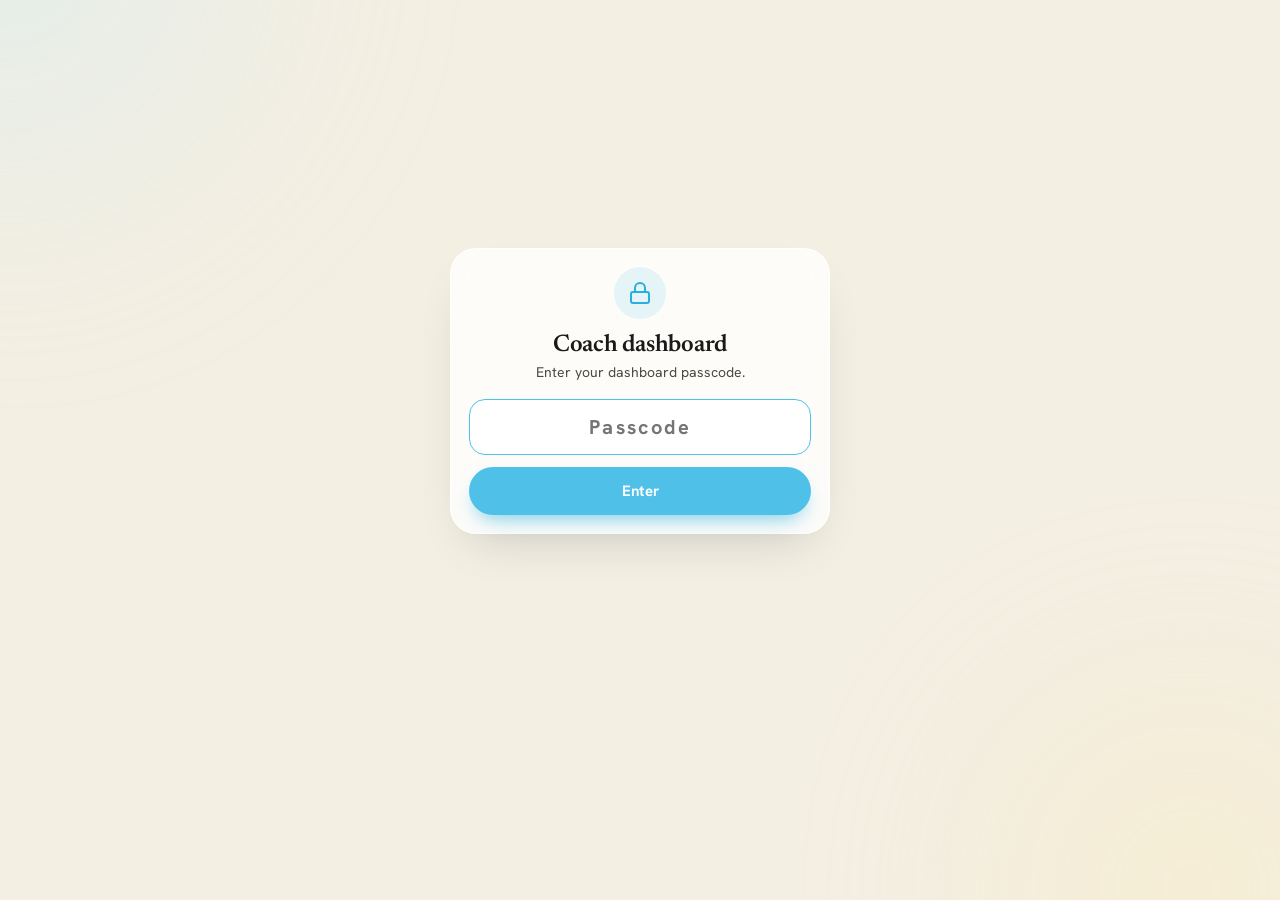
<file: assess/coach/index.html>
<!DOCTYPE html>
<html lang="en">
<head>
<meta charset="UTF-8" />
<meta name="viewport" content="width=device-width, initial-scale=1.0, viewport-fit=cover" />
<meta name="robots" content="noindex, nofollow" />
<title>Coach dashboard · Adham Chalabi</title>
<link rel="icon" type="image/svg+xml" href="/adham-blob.svg" />
<link rel="preconnect" href="https://fonts.googleapis.com" />
<link rel="preconnect" href="https://fonts.gstatic.com" crossorigin />
<link href="https://fonts.googleapis.com/css2?family=Newsreader:ital,opsz,wght@0,6..72,400;0,6..72,500;0,6..72,600;0,6..72,700&family=Hanken+Grotesk:wght@400;500;600;700;800&display=swap" rel="stylesheet" />
<style>
:root{
  --cream:#F4EFE3;--ink:#1A1A1A;--ink-soft:#4C4843;--ink-faint:#8A857B;
  --blue:#4FC1E9;--blue-deep:#2BAEDE;--green:#3BB98C;
  --glass-bg:rgba(255,255,255,0.82);--glass-border:rgba(255,255,255,0.85);--glass-blur:14px;
  --radius:26px;--display:'Newsreader',Georgia,serif;--body:'Hanken Grotesk',system-ui,sans-serif;
  --shadow:0 22px 50px -22px rgba(26,26,26,0.20);--shadow-soft:0 10px 26px -14px rgba(26,26,26,0.16);
}
*{margin:0;padding:0;box-sizing:border-box;-webkit-tap-highlight-color:transparent;}
html,body{height:100%;}
body{font-family:var(--body);color:var(--ink);background:var(--cream);overflow-x:hidden;min-height:100vh;position:relative;-webkit-font-smoothing:antialiased;text-rendering:optimizeLegibility;}
.ambient{position:fixed;inset:0;z-index:0;overflow:hidden;pointer-events:none;}
.blob{position:absolute;border-radius:50%;filter:blur(110px);opacity:0.5;}
.blob.b1{width:40vmax;height:40vmax;background:radial-gradient(circle at 30% 30%,#BFE9F7,transparent 72%);top:-18vmax;left:-14vmax;opacity:0.42;}
.blob.b2{width:38vmax;height:38vmax;background:radial-gradient(circle at 50% 50%,#FBE9A8,transparent 72%);bottom:-18vmax;right:-12vmax;opacity:0.45;}
.app{position:relative;z-index:1;max-width:520px;margin:0 auto;padding:22px 16px 48px;min-height:100vh;}
.app-head{margin-bottom:18px;}
.app-head .kick{font-weight:700;font-size:11px;letter-spacing:0.16em;text-transform:uppercase;color:var(--blue-deep);margin-bottom:3px;}
.app-head h1{font-family:var(--display);font-weight:600;font-size:28px;line-height:1.05;letter-spacing:-0.01em;}
.stack{display:flex;flex-direction:column;gap:14px;}
.card{background:var(--glass-bg);backdrop-filter:blur(var(--glass-blur)) saturate(150%);-webkit-backdrop-filter:blur(var(--glass-blur)) saturate(150%);border:1px solid var(--glass-border);border-radius:var(--radius);box-shadow:var(--shadow-soft);padding:18px;position:relative;}
.card.feature{box-shadow:var(--shadow);}
.btn{font-family:var(--body);font-weight:700;font-size:15px;border:none;cursor:pointer;border-radius:99px;padding:14px 20px;display:inline-flex;align-items:center;gap:9px;justify-content:center;transition:transform .15s ease,box-shadow .25s ease,background .2s;}
.btn-primary{background:var(--blue);color:#fff;box-shadow:0 10px 22px -8px rgba(43,174,222,0.7);}
.btn-primary:hover{background:var(--blue-deep);transform:translateY(-2px);}
.btn-primary:disabled{opacity:.6;cursor:default;transform:none;}
.btn.full{width:100%;}
.gatewrap{min-height:82vh;display:flex;align-items:center;justify-content:center;}
.lock-card{max-width:380px;width:100%;text-align:center;}
.lock-badge{width:52px;height:52px;border-radius:50%;margin:0 auto 14px;background:rgba(79,193,233,0.15);display:flex;align-items:center;justify-content:center;}
.lock-title{font-family:var(--display);font-weight:600;font-size:24px;letter-spacing:-0.01em;margin-bottom:6px;}
.lock-sub{font-size:14px;color:var(--ink-soft);margin-bottom:18px;}
.pc-input{width:100%;border:1px solid var(--glass-border);background:rgba(255,255,255,0.7);border-radius:16px;padding:14px 16px;font-family:var(--body);font-weight:700;font-size:20px;letter-spacing:0.12em;text-align:center;color:var(--ink);margin-bottom:12px;outline:none;}
.pc-input:focus{border-color:var(--blue);background:#fff;}
.pc-err{color:#B83E29;font-size:13px;font-weight:600;margin-bottom:12px;}
.client{display:block;width:100%;text-align:left;background:var(--glass-bg);border:1px solid var(--glass-border);border-radius:20px;padding:16px 18px;cursor:pointer;transition:transform .15s ease,box-shadow .2s;box-shadow:var(--shadow-soft);font-family:var(--body);}
.client:hover{transform:translateY(-2px);box-shadow:var(--shadow);}
.client .ctop{display:flex;align-items:baseline;justify-content:space-between;gap:10px;margin-bottom:10px;}
.client .cname{font-family:var(--display);font-weight:600;font-size:20px;letter-spacing:-0.01em;}
.client .cmeta{font-size:12px;color:var(--ink-faint);font-weight:600;white-space:nowrap;}
.client .crow{display:flex;align-items:center;gap:12px;}
.client .cbig{font-family:var(--display);font-weight:600;font-size:26px;line-height:1;}
.client .cbig small{font-size:13px;color:var(--ink-faint);}
.client .cnone{font-size:13.5px;color:var(--ink-faint);}
.client .spark{margin-left:auto;width:96px;height:34px;flex:0 0 auto;}
.gate{display:inline-flex;align-items:center;gap:7px;font-weight:800;font-size:11px;letter-spacing:0.06em;text-transform:uppercase;padding:6px 11px;border-radius:99px;}
.gate .d{width:8px;height:8px;border-radius:50%;background:currentColor;}
.gate.green{background:rgba(59,185,140,0.18);color:#2A8A66;}
.gate.amber{background:rgba(217,154,40,0.20);color:#A9701B;}
.gate.red{background:rgba(214,96,74,0.16);color:#B83E29;}
.gate-note{font-size:14px;line-height:1.5;color:var(--ink-soft);margin:12px 0 4px;}
.card-head{display:flex;align-items:center;justify-content:space-between;margin-bottom:14px;}
.card-head .ct{font-weight:700;font-size:13px;letter-spacing:0.06em;text-transform:uppercase;color:var(--ink-faint);}
.sub-row{display:grid;grid-template-columns:1fr auto;gap:5px 10px;align-items:center;margin-top:14px;}
.sub-row:first-of-type{margin-top:0;}
.sub-row .sn{font-weight:700;font-size:14px;}
.sub-row .sv{font-family:var(--display);font-weight:600;font-size:16px;color:var(--ink-soft);font-variant-numeric:tabular-nums;}
.sub-row .track{grid-column:1/3;height:8px;border-radius:99px;background:rgba(26,26,26,0.08);overflow:hidden;}
.sub-row .track i{display:block;height:100%;border-radius:99px;}
.bar-green{background:linear-gradient(90deg,#5FD3A2,#3BB98C);}
.bar-amber{background:linear-gradient(90deg,#F0C45A,#D99A28);}
.bar-red{background:linear-gradient(90deg,#E78A77,#D6604A);}
.group-label{font-weight:700;font-size:11px;letter-spacing:0.12em;text-transform:uppercase;color:var(--blue-deep);margin:4px 0 12px;}
.dom-list{display:flex;flex-direction:column;gap:13px;}
.dom{display:grid;grid-template-columns:1fr auto;gap:4px 10px;align-items:center;}
.dom .dn{font-weight:600;font-size:13.5px;}
.dom .dv{font-family:var(--display);font-weight:600;font-size:15px;color:var(--ink-soft);font-variant-numeric:tabular-nums;}
.dom .track{grid-column:1/3;height:7px;border-radius:99px;background:rgba(26,26,26,0.08);overflow:hidden;}
.dom .track i{display:block;height:100%;border-radius:99px;background:linear-gradient(90deg,var(--blue),var(--blue-deep));}
.trend-now{display:flex;align-items:flex-end;justify-content:space-between;gap:10px;margin-bottom:4px;flex-wrap:wrap;}
.trend-now .big{font-family:var(--display);font-weight:600;font-size:32px;line-height:1;}
.trend-now .big small{font-size:15px;color:var(--ink-faint);}
.delta{font-weight:700;font-size:13px;display:inline-flex;align-items:center;gap:4px;padding:4px 9px;border-radius:99px;}
.delta.up{background:rgba(59,185,140,0.16);color:#2A8A66;}
.delta.down{background:rgba(201,138,30,0.16);color:#A9821B;}
.chart{width:100%;display:block;}
.axis-row{display:flex;justify-content:space-between;font-size:11px;font-weight:600;color:var(--ink-faint);margin-top:8px;padding:0 2px;}
.hist{display:flex;flex-direction:column;gap:0;}
.hrow{display:flex;align-items:center;justify-content:space-between;gap:10px;padding:11px 0;border-top:1px solid rgba(26,26,26,0.07);}
.hrow:first-child{border-top:none;}
.hrow .hd{font-size:13.5px;font-weight:600;color:var(--ink-soft);}
.hrow .hv{display:flex;align-items:center;gap:10px;}
.hrow .ho{font-family:var(--display);font-weight:600;font-size:16px;font-variant-numeric:tabular-nums;}
.detail-top{display:flex;align-items:center;gap:14px;margin-bottom:16px;}
.icon-btn{width:42px;height:42px;border-radius:50%;border:1px solid var(--glass-border);background:rgba(255,255,255,0.6);cursor:pointer;display:flex;align-items:center;justify-content:center;color:var(--ink);flex:0 0 auto;}
.icon-btn:hover{background:#fff;}
.detail-top h2{font-family:var(--display);font-weight:600;font-size:24px;letter-spacing:-0.01em;}
.muted{font-size:13px;color:var(--ink-faint);}
.screen{animation:rise .4s cubic-bezier(.22,1,.36,1);}
@keyframes rise{from{transform:translateY(10px);opacity:.6;}to{transform:none;opacity:1;}}
</style>
</head>
<body>
<div class="ambient" aria-hidden="true"><div class="blob b1"></div><div class="blob b2"></div></div>
<main class="app" id="app"></main>
<script>
(function(){
  "use strict";
  var FN = "https://pldcachbsnslroybflyu.supabase.co/functions/v1";
  // Project public anon key (same one app.js/quiz.js already use). Safe to embed.
  var ANON = "eyJhbGciOiJIUzI1NiIsInR5cCI6IkpXVCJ9.eyJpc3MiOiJzdXBhYmFzZSIsInJlZiI6InBsZGNhY2hic25zbHJveWJmbHl1Iiwicm9sZSI6ImFub24iLCJpYXQiOjE3Nzg0MTkzNDUsImV4cCI6MjA5Mzk5NTM0NX0.KXvFeZ6pYGYO5hE4h7-EMiz0llXhQxwVcCUq7Fb_qGA";
  var state = { adminName:"Coach", clients:[] };
  var view = "passcode", current = 0, busy = false, errMsg = "", modalOpen = false;
  var GATE = {
    green:{t:"Ready",n:"Can touch a charged event this week, in paced doses."},
    amber:{t:"Work the edges",n:"Build the lowest signals. No full deconstruction yet."},
    red:{t:"Stabilize",n:"Safety and grounding only this week."}
  };

  function root(){ return document.getElementById("app"); }
  function esc(s){ return String(s==null?"":s).replace(/[&<>"']/g,function(c){return {"&":"&amp;","<":"&lt;",">":"&gt;","\"":"&quot;","'":"&#39;"}[c];}); }
  function barClass(v){ return v<=3?"bar-red":(v<=6?"bar-amber":"bar-green"); }
  function fmtDate(iso){ return new Date(iso).toLocaleDateString("en-US",{month:"short",day:"numeric",year:"numeric"}); }
  function overalls(c){ return c.responses.map(function(r){return r.scores.overall;}); }
  function subLabel(c,key){ var s=(c.subscales||[]).filter(function(x){return x.key===key;})[0]; return s?s.label:key; }
  function subItems(c,sub){ return (c.signals||[]).filter(function(s){return s.sub===sub;}); }

  function lineChart(values, h){
    h = h || 112; var W=320,H=h,padX=6,padT=10,padB=10,n=values.length;
    if(n<2) return '';
    var vmin=Math.min.apply(Math,values),vmax=Math.max.apply(Math,values);
    var min=Math.max(0,Math.floor(vmin)-1),max=Math.min(10,Math.ceil(vmax)+1);
    if(max-min<4){max=Math.min(10,min+4);if(max-min<4)min=Math.max(0,max-4);}
    var x=function(i){return padX+(i/(n-1))*(W-padX*2);};
    var y=function(v){return padT+(1-(v-min)/(max-min))*(H-padT-padB);};
    var pts=values.map(function(v,i){return[x(i),y(v)];});
    var line=pts.map(function(p,i){return(i?"L":"M")+p[0].toFixed(1)+" "+p[1].toFixed(1);}).join(" ");
    var area=line+" L"+x(n-1).toFixed(1)+" "+(H-padB)+" L"+padX+" "+(H-padB)+" Z";
    var dots=pts.map(function(p,i){var last=i===n-1;return '<circle cx="'+p[0].toFixed(1)+'" cy="'+p[1].toFixed(1)+'" r="'+(last?4:2.5)+'" fill="'+(last?"var(--blue-deep)":"#fff")+'" stroke="var(--blue-deep)" stroke-width="2"/>';}).join("");
    return '<svg class="chart" viewBox="0 0 '+W+' '+H+'" preserveAspectRatio="none" style="height:'+H+'px"><defs><linearGradient id="lg'+H+'" x1="0" y1="0" x2="0" y2="1"><stop offset="0" stop-color="var(--blue)" stop-opacity="0.28"/><stop offset="1" stop-color="var(--blue)" stop-opacity="0"/></linearGradient></defs><path d="'+area+'" fill="url(#lg'+H+')"/><path d="'+line+'" fill="none" stroke="var(--blue-deep)" stroke-width="2.5" stroke-linecap="round" stroke-linejoin="round" vector-effect="non-scaling-stroke"/>'+dots+'</svg>';
  }

  function postJSON(path, body){
    return fetch(FN+path,{method:"POST",headers:{"Content-Type":"application/json","apikey":ANON,"Authorization":"Bearer "+ANON},body:JSON.stringify(body)})
      .then(function(res){ return res.json().catch(function(){return {};}).then(function(j){ return {ok:res.ok,status:res.status,json:j}; }); });
  }

  function render(){
    if(view==="passcode") return renderPasscode();
    if(view==="detail") return renderDetail();
    return renderList();
  }

  function renderPasscode(){
    root().innerHTML =
      '<div class="gatewrap"><div class="card feature lock-card">'+
      '<div class="lock-badge"><svg viewBox="0 0 24 24" width="24" height="24" fill="none" stroke="var(--blue-deep)" stroke-width="2" stroke-linecap="round" stroke-linejoin="round"><rect x="3" y="11" width="18" height="11" rx="2"/><path d="M7 11V7a5 5 0 0 1 10 0v4"/></svg></div>'+
      '<h1 class="lock-title">Coach dashboard</h1>'+
      '<p class="lock-sub">Enter your dashboard passcode.</p>'+
      '<input id="pc" class="pc-input" type="text" autocomplete="off" autocapitalize="none" autocorrect="off" spellcheck="false" aria-label="Passcode" placeholder="Passcode" />'+
      (errMsg? '<p class="pc-err">'+esc(errMsg)+'</p>' : '')+
      '<button class="btn btn-primary full" data-action="enter"'+(busy?" disabled":"")+'>'+(busy?"Checking...":"Enter")+'</button>'+
      '</div></div>';
    var inp=document.getElementById("pc");
    if(inp){ inp.focus(); inp.addEventListener("keydown",function(e){ if(e.key==="Enter") doLoad(); }); }
  }

  function doLoad(){
    if(busy) return;
    var inp=document.getElementById("pc"); var pc=inp? inp.value.trim() : "";
    if(!pc){ errMsg="Enter your passcode."; return render(); }
    busy=true; errMsg=""; render();
    postJSON("/assess-admin",{passcode:pc}).then(function(r){
      busy=false;
      if(r.ok && r.json && r.json.clients){ state.adminName=r.json.adminName||"Coach"; state.clients=r.json.clients; view="list"; render(); }
      else { errMsg = r.status===429 ? "Too many attempts. Please wait a few minutes." : ((r.json&&r.json.error)||"Invalid passcode"); render(); }
    }).catch(function(){ busy=false; errMsg="Network error. Please try again."; render(); });
  }

  function renderList(){
    var h='<header class="app-head"><div class="kick">Coach dashboard</div><h1>Hi, '+esc(state.adminName)+'</h1></header><div class="stack">';
    if(!state.clients.length){ h+='<div class="card"><p class="muted">No clients yet.</p></div>'; }
    state.clients.forEach(function(c,i){
      var n=c.responses.length, last=n?c.responses[n-1]:null;
      h+='<button class="client" data-client="'+i+'"><div class="ctop"><span class="cname">'+esc(c.name)+'</span><span class="cmeta">'+n+(n===1?' check-in':' check-ins')+(c.active?'':' · inactive')+'</span></div>';
      if(last){
        var g=last.scores.gate, gg=GATE[g]||GATE.amber;
        h+='<div class="crow"><span class="gate '+g+'"><span class="d"></span>'+gg.t+'</span><span class="cbig">'+last.scores.overall.toFixed(1)+'<small>/10</small></span>'+(n>=2?'<span class="spark">'+lineChart(overalls(c),34)+'</span>':'')+'</div>';
      } else {
        h+='<div class="crow"><span class="cnone">No check-ins yet</span></div>';
      }
      h+='</button>';
    });
    return void(root().innerHTML=h+'</div>');
  }

  function renderDetail(){
    var c=state.clients[current], n=c.responses.length, last=n?c.responses[n-1]:null;
    var vals=overalls(c), now=n?vals[n-1]:0, first=n?vals[0]:0, delta=now-first;
    var h='<div class="screen"><div class="detail-top"><button class="icon-btn" data-action="back" aria-label="Back"><svg viewBox="0 0 24 24" width="20" height="20" fill="none" stroke="currentColor" stroke-width="2.4" stroke-linecap="round" stroke-linejoin="round"><path d="M15 18l-6-6 6-6"/></svg></button><div><h2>'+esc(c.name)+'</h2><span class="muted">adham.coach/assess/'+esc(c.slug)+'</span></div></div><div class="stack">';
    if(!last){ h+='<div class="card"><p class="muted">'+esc(c.name)+' has not done a check-in yet.</p></div></div></div>'; return void(root().innerHTML=h); }
    var g=last.scores.gate, gg=GATE[g]||GATE.amber;
    h+='<div class="card feature"><span class="gate '+g+'"><span class="d"></span>'+gg.t+'</span><p class="gate-note">'+gg.n+'</p>';
    (c.subscales||[]).forEach(function(s){ var v=last.scores.subscales[s.key]; if(v==null)v=0; h+='<div class="sub-row"><span class="sn">'+esc(s.label)+'</span><span class="sv">'+v.toFixed(1)+'<span style="color:var(--ink-faint);font-size:12px">/10</span></span><span class="track"><i class="'+barClass(v)+'" style="width:'+(v*10)+'%"></i></span></div>'; });
    h+='</div>';
    if(n>=2){ h+='<div class="card"><div class="card-head"><span class="ct">Overall trend</span></div><div class="trend-now"><div class="big">'+now.toFixed(1)+'<small>/10</small></div><span class="delta '+(delta>=0?"up":"down")+'">'+(delta>=0?"↑ +":"↓ ")+Math.abs(delta).toFixed(1)+' since start</span></div>'+lineChart(vals)+'<div class="axis-row"><span>First</span><span>Latest</span></div></div>'; }
    h+='<div class="card"><div class="card-head"><span class="ct">Latest by signal</span></div>';
    (c.subscales||[]).forEach(function(s){ h+='<div class="group-label">'+esc(s.label)+'</div><div class="dom-list" style="margin-bottom:16px">'; subItems(c,s.key).forEach(function(m){ var v=last.answers[m.key]; if(v==null)v=0; h+='<div class="dom"><span class="dn">'+esc(m.label)+'</span><span class="dv">'+v+'<span style="color:var(--ink-faint);font-size:12px">/10</span></span><span class="track"><i style="width:'+(v*10)+'%"></i></span></div>'; }); h+='</div>'; });
    h+='</div>';
    h+='<div class="card"><div class="card-head"><span class="ct">All check-ins</span></div><div class="hist">';
    c.responses.slice().reverse().forEach(function(r){ var rg=r.scores.gate, rgg=GATE[rg]||GATE.amber; h+='<div class="hrow"><span class="hd">'+esc(fmtDate(r.submitted_at))+'</span><span class="hv"><span class="gate '+rg+'"><span class="d"></span>'+rgg.t+'</span><span class="ho">'+r.scores.overall.toFixed(1)+'</span></span></div>'; });
    h+='</div></div>';
    return void(root().innerHTML=h+'</div></div>');
  }

  function openClient(i){ current=i; if(!modalOpen){ try{ history.pushState({m:1},""); }catch(e){} modalOpen=true; } view="detail"; window.scrollTo({top:0}); render(); }
  window.addEventListener("popstate", function(){ if(modalOpen){ modalOpen=false; if(view==="detail"){ view="list"; window.scrollTo({top:0}); render(); } } });

  root().addEventListener("click",function(e){
    var en=e.target.closest("[data-action]");
    if(en){ var a=en.getAttribute("data-action"); if(a==="enter"){ doLoad(); } else if(a==="back"){ if(modalOpen){ history.back(); } else { view="list"; render(); } } return; }
    var cl=e.target.closest("[data-client]"); if(cl){ openClient(parseInt(cl.getAttribute("data-client"),10)); }
  });

  render();
})();
</script>
</body>
</html>
</file>
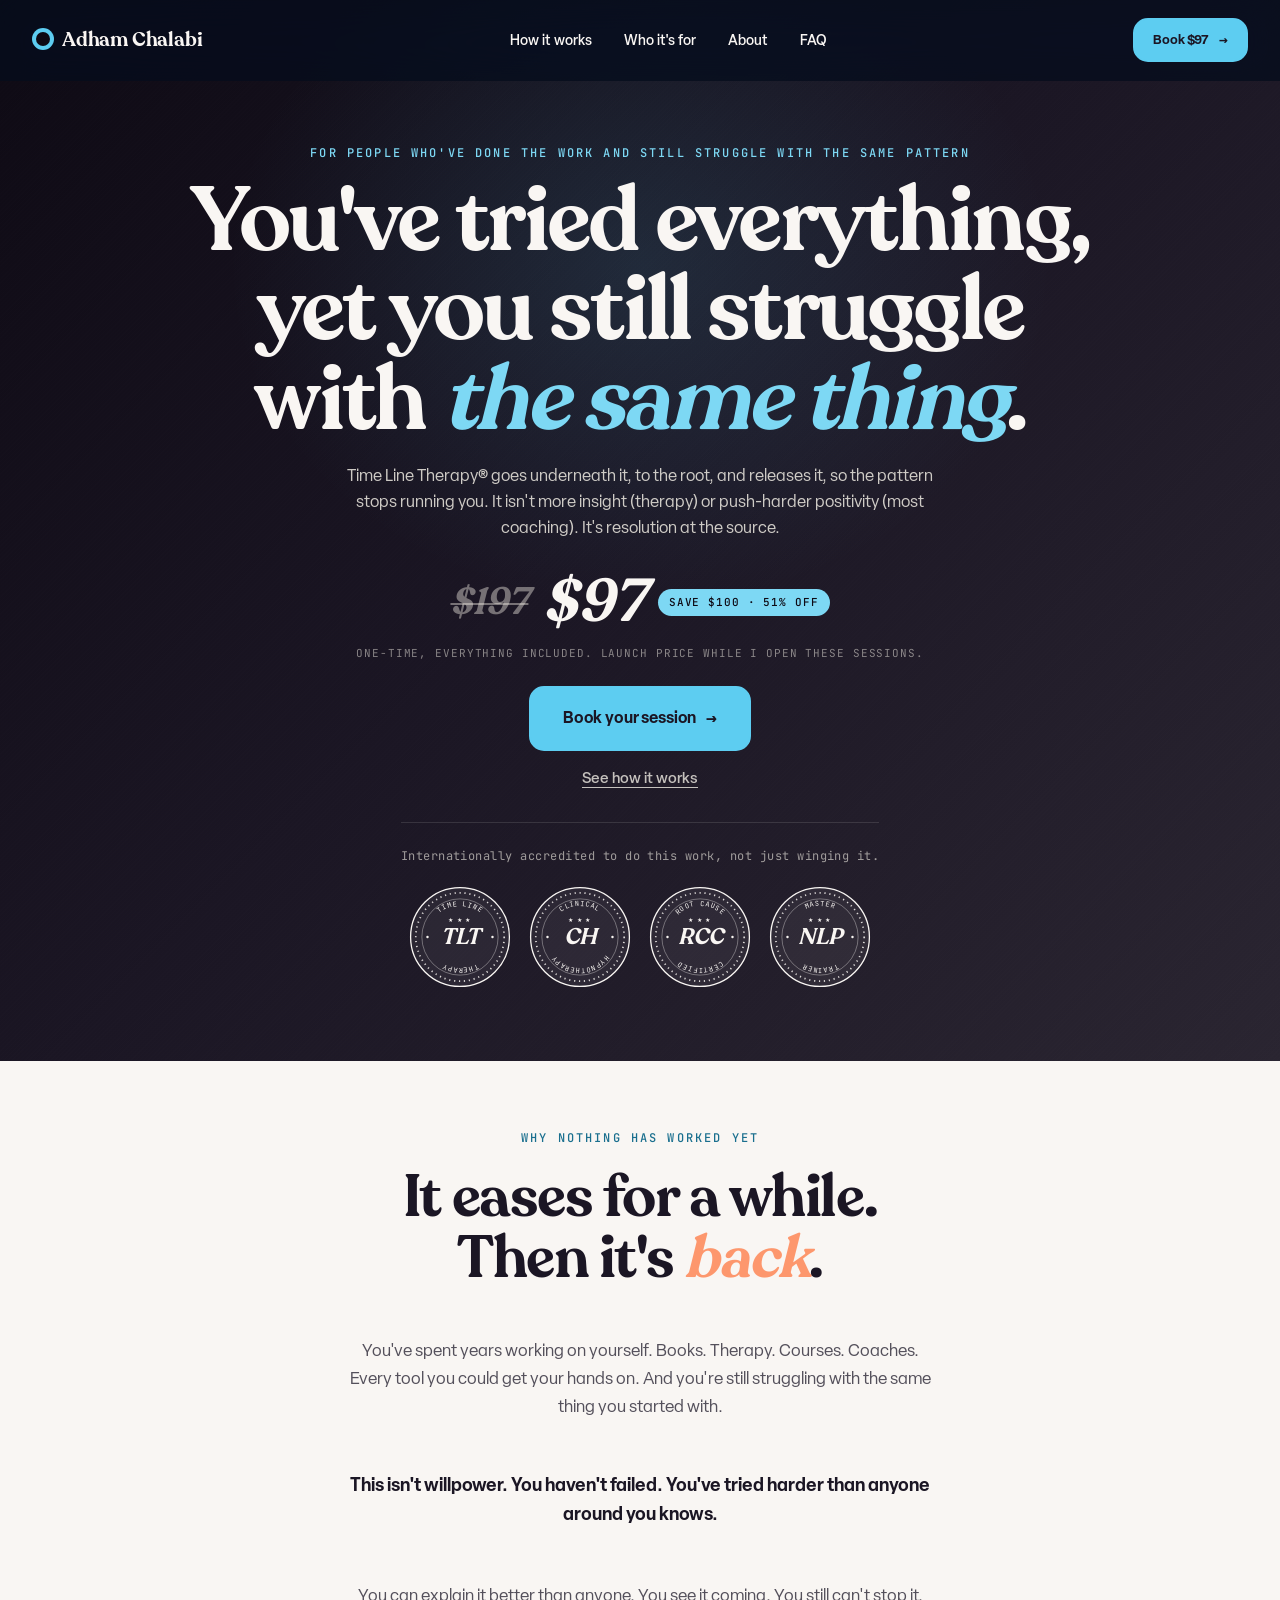
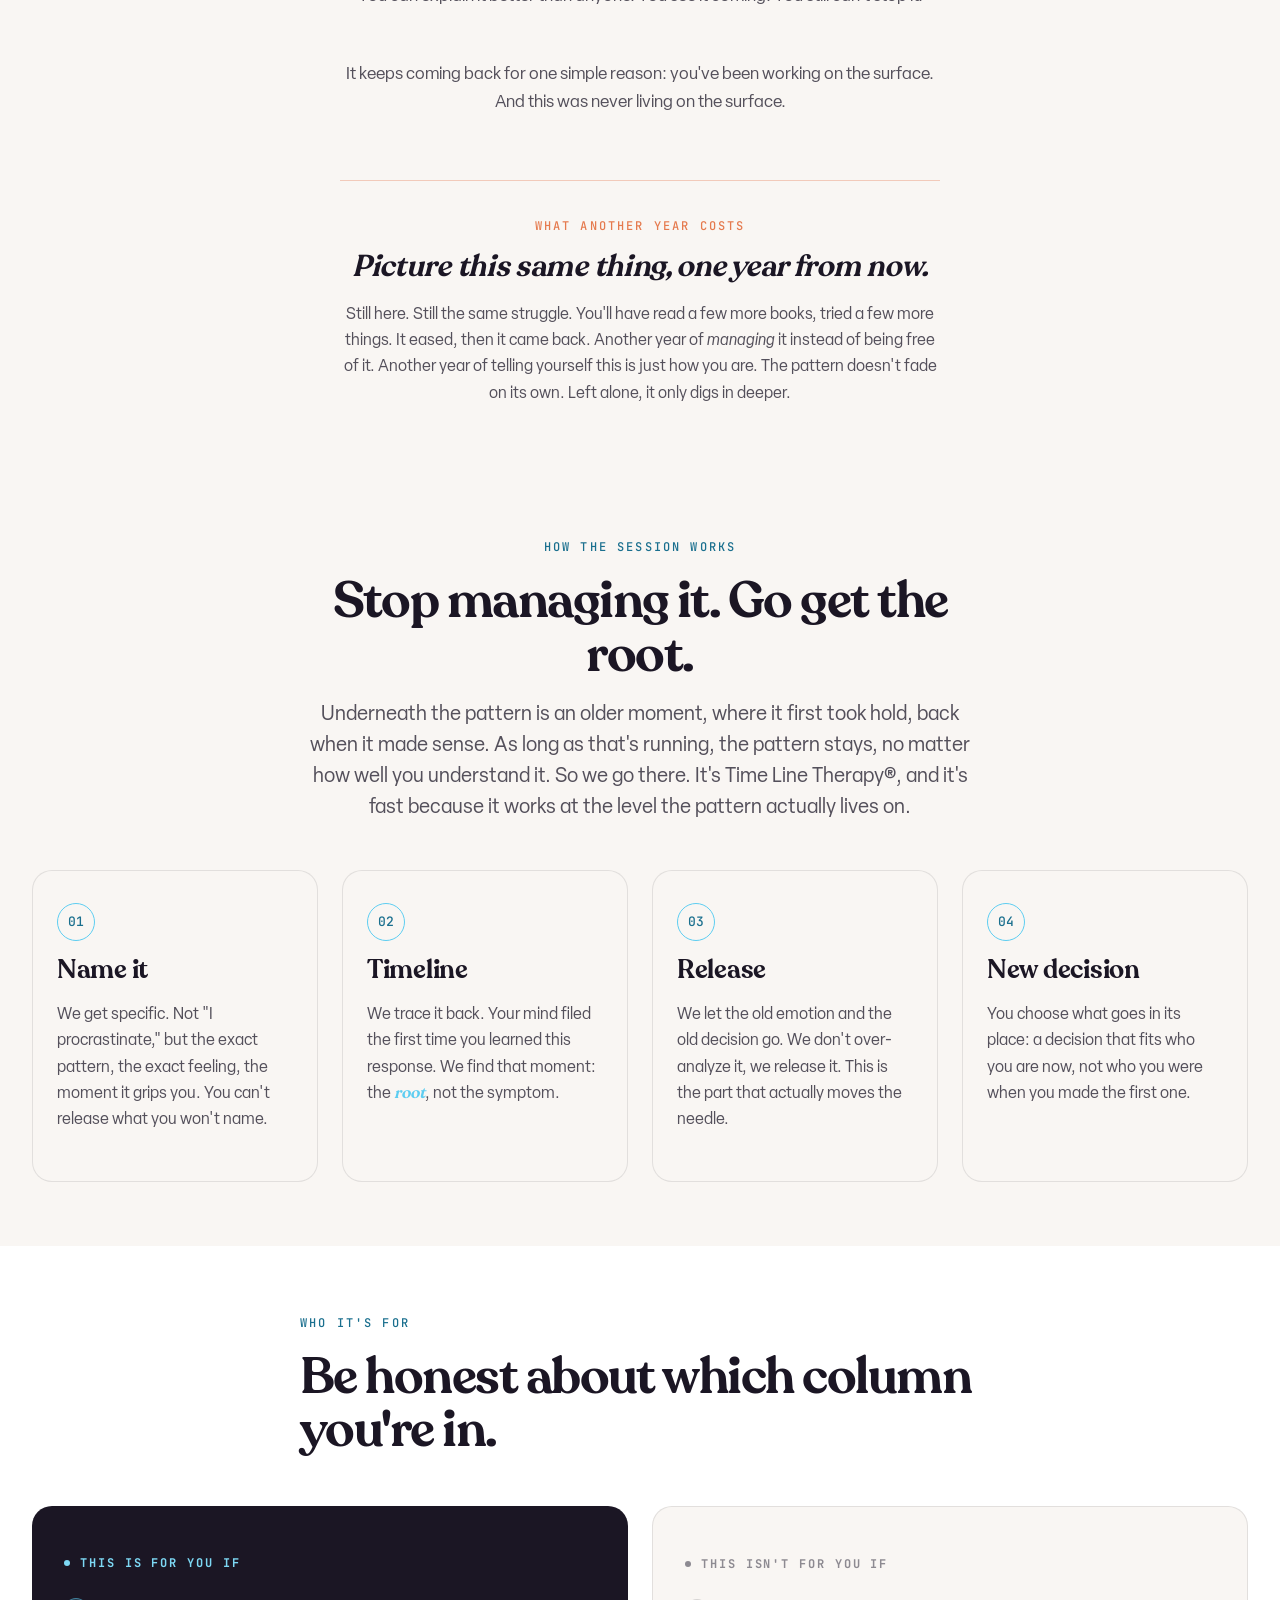
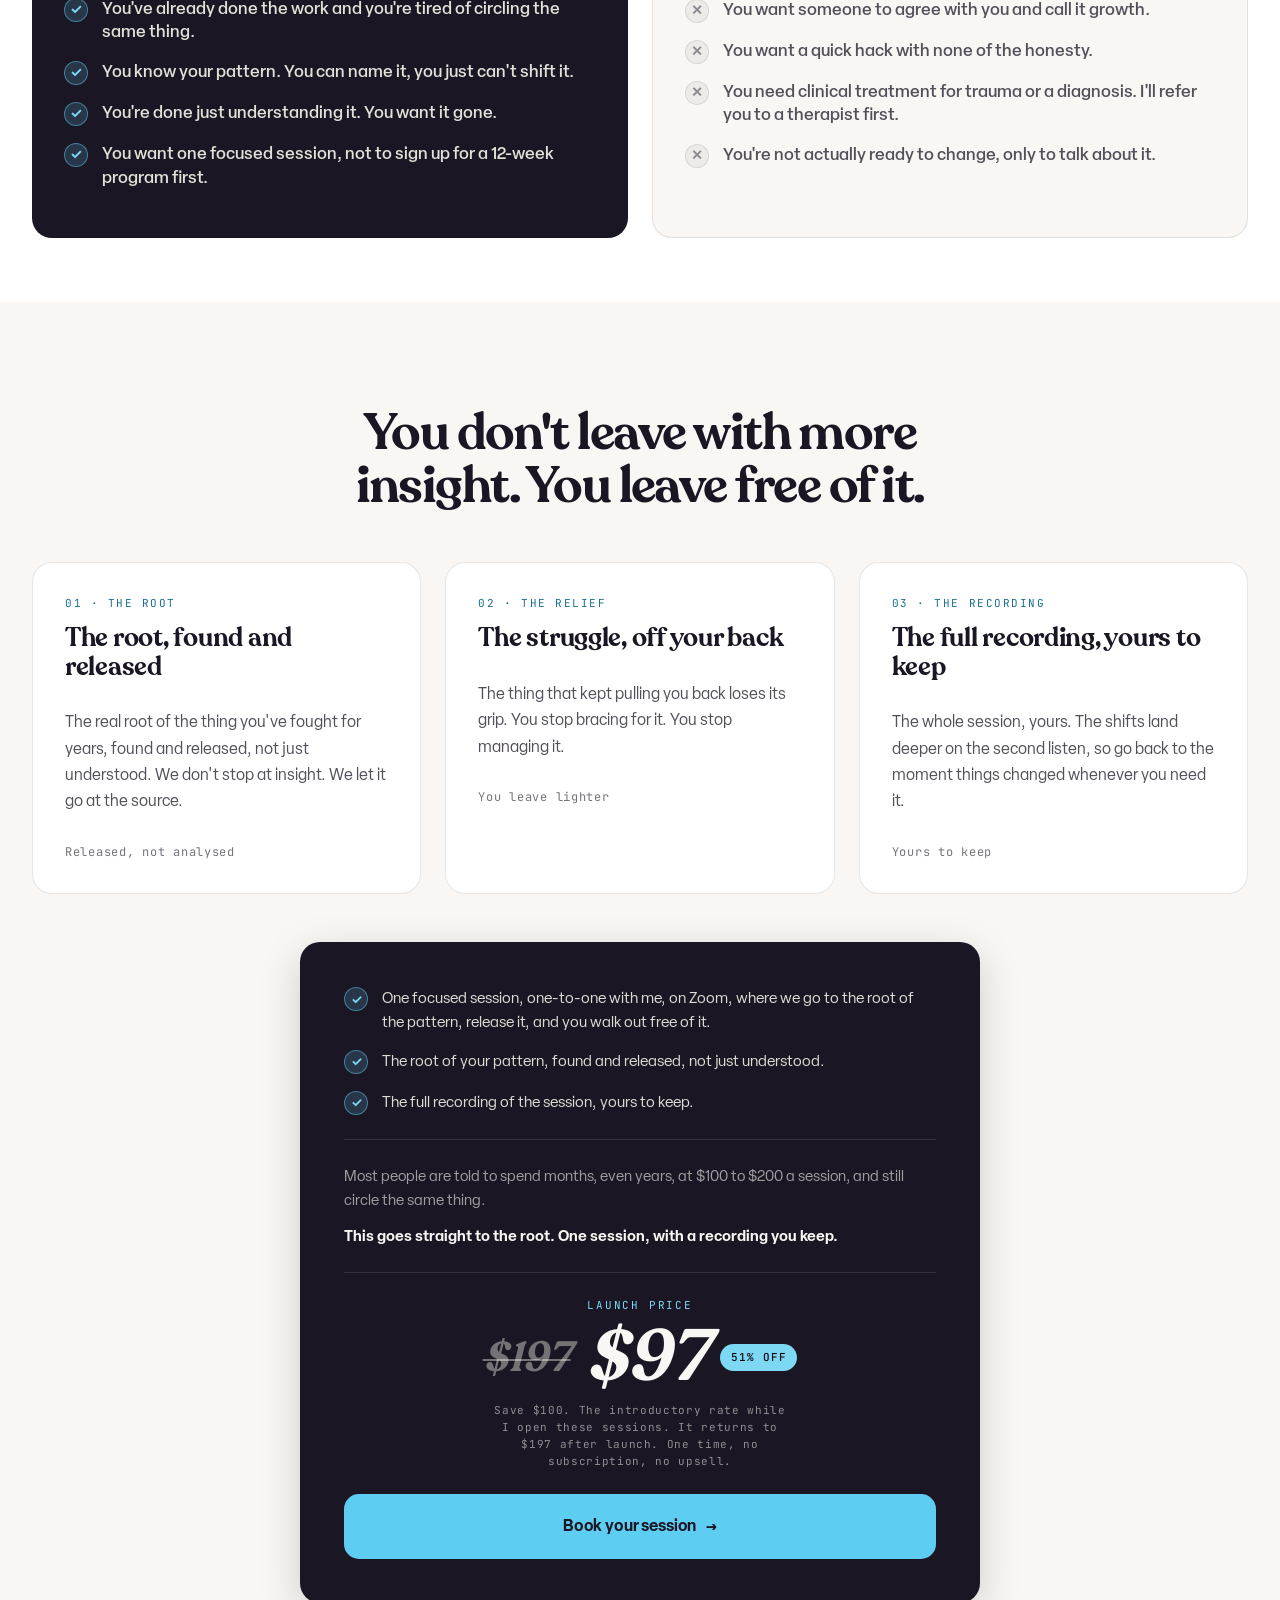
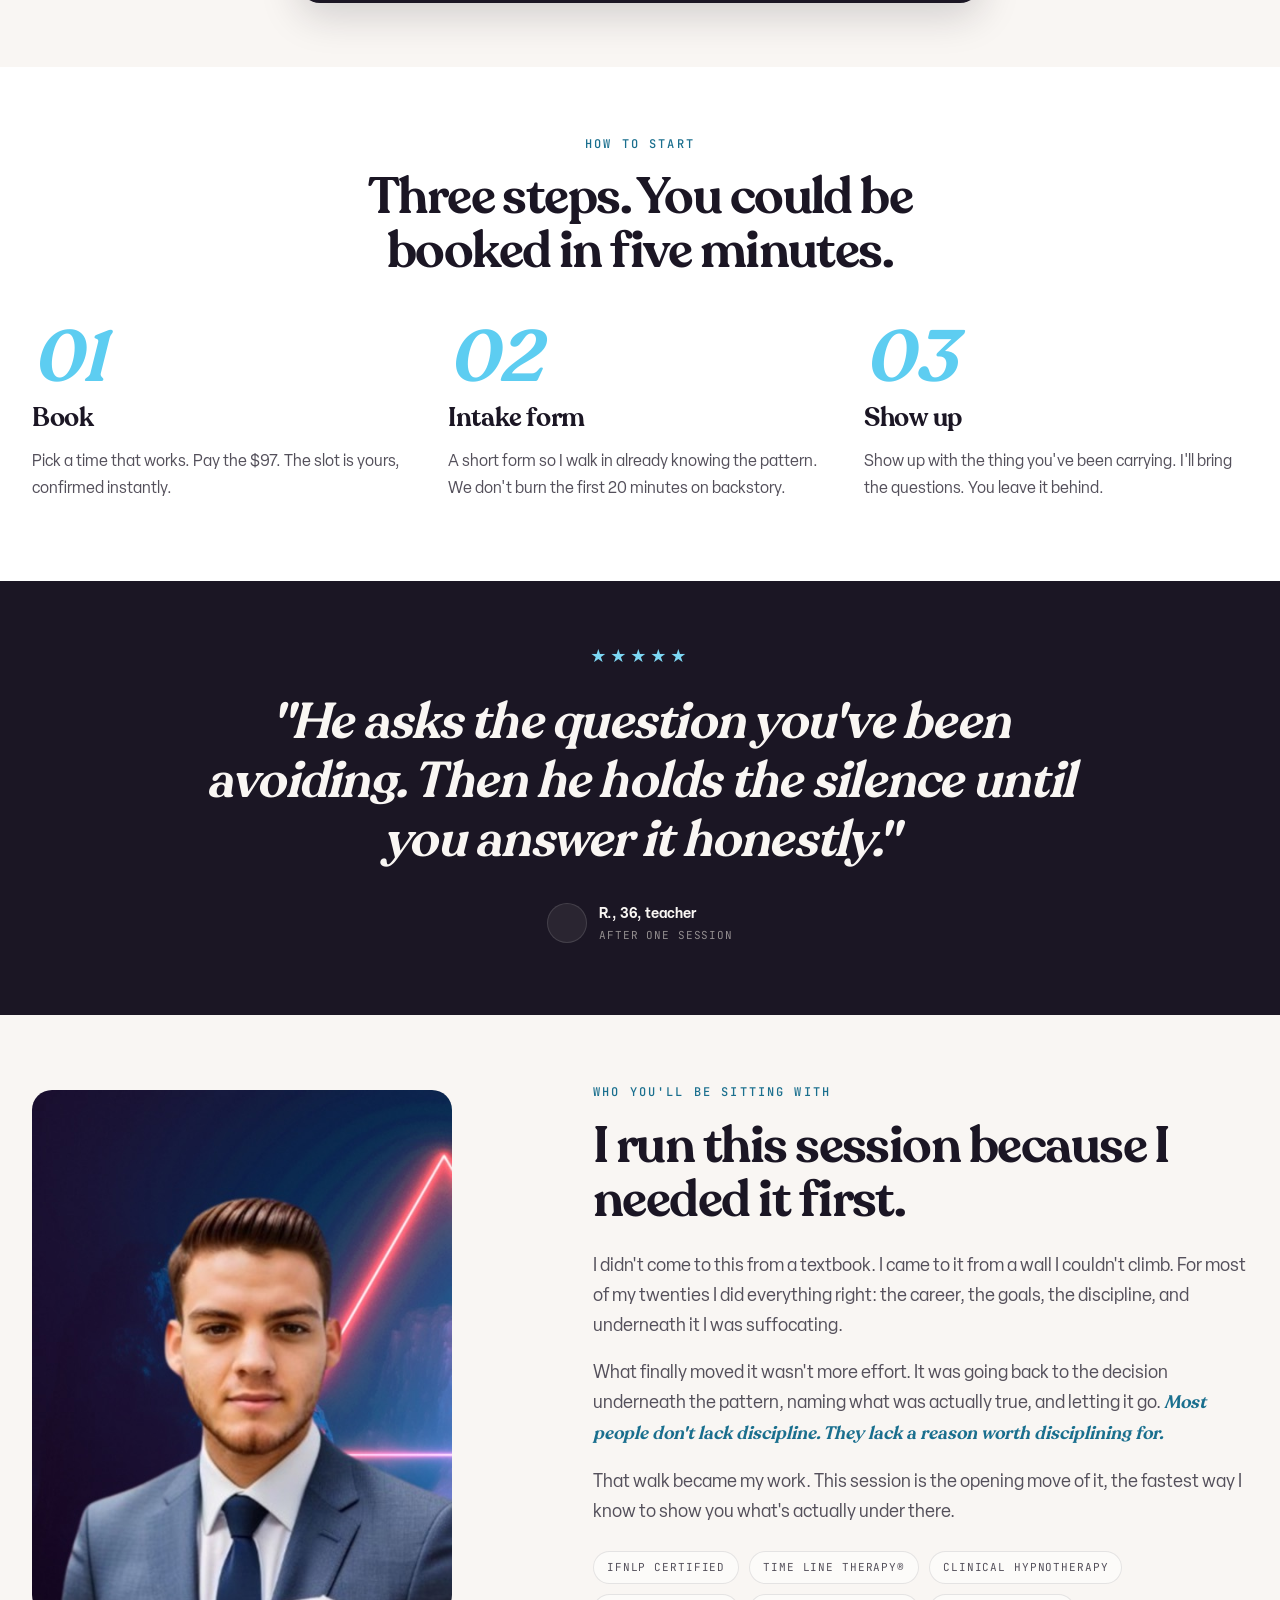
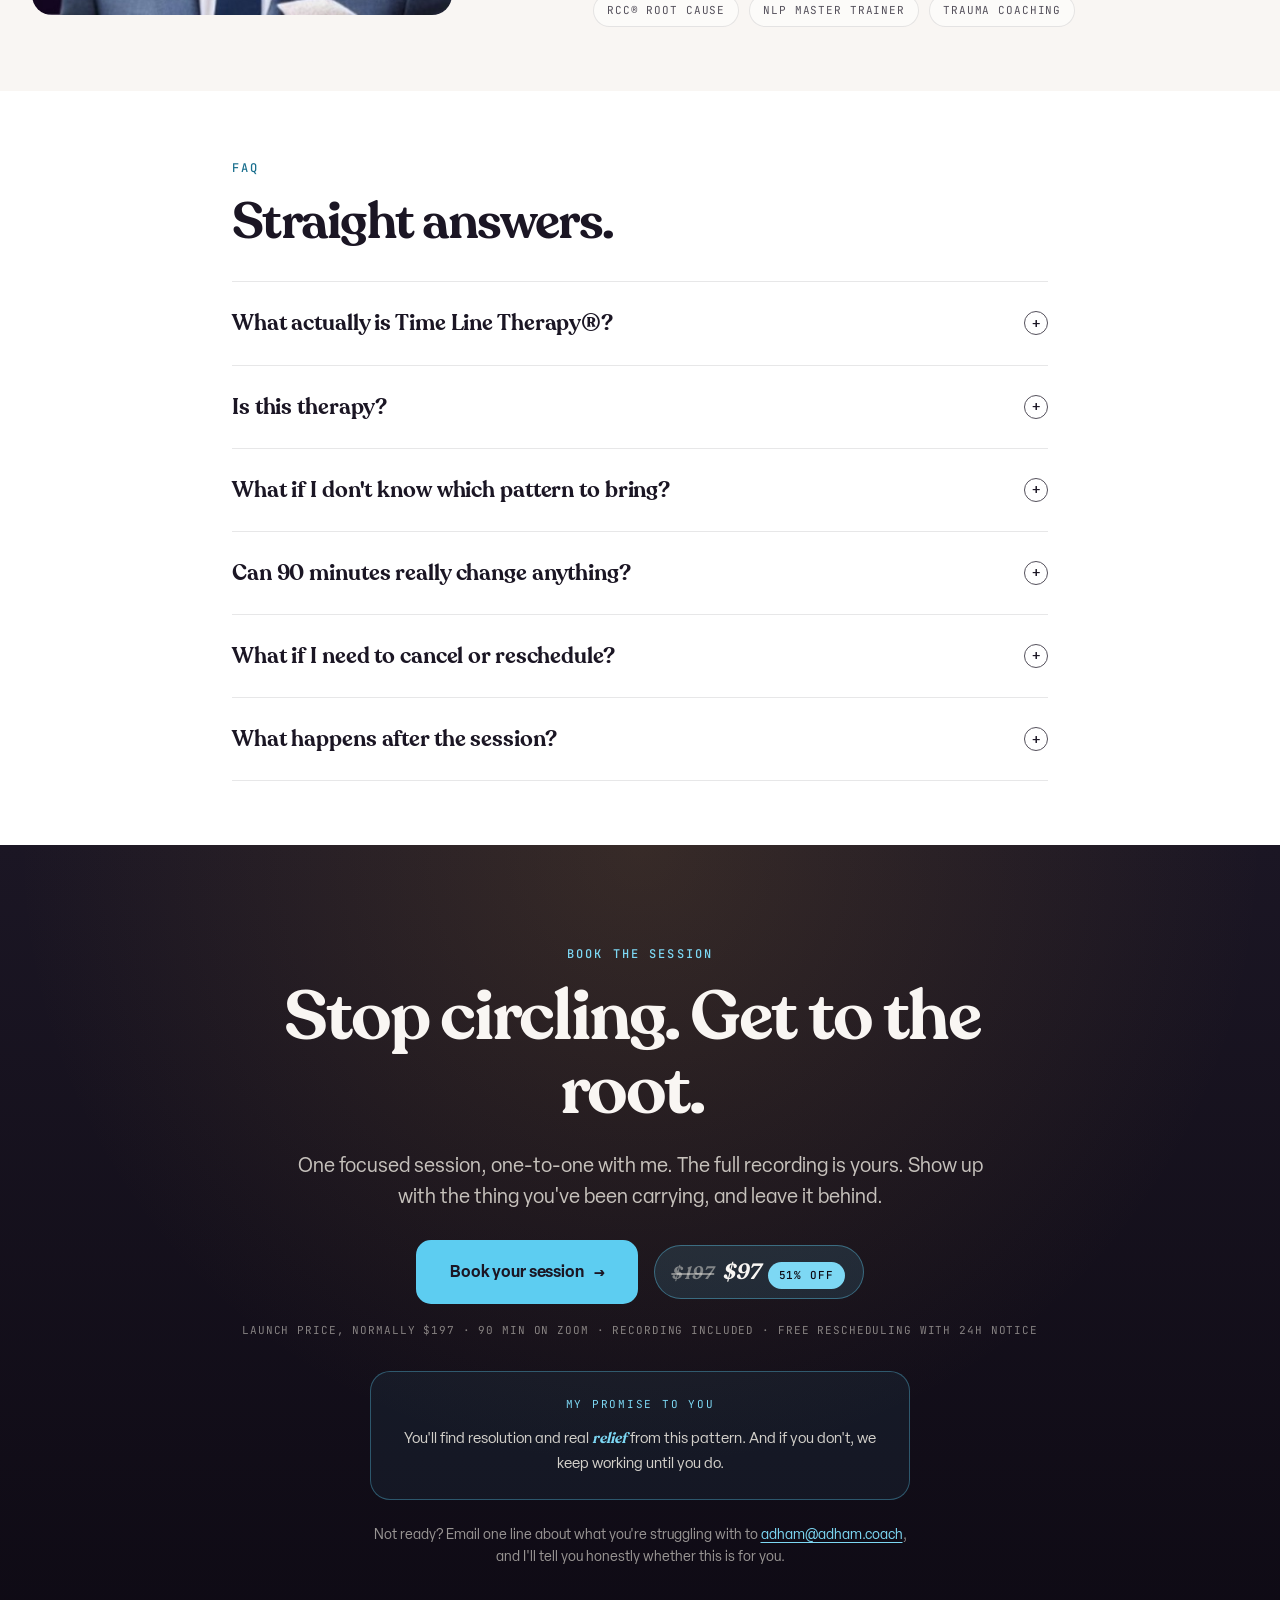
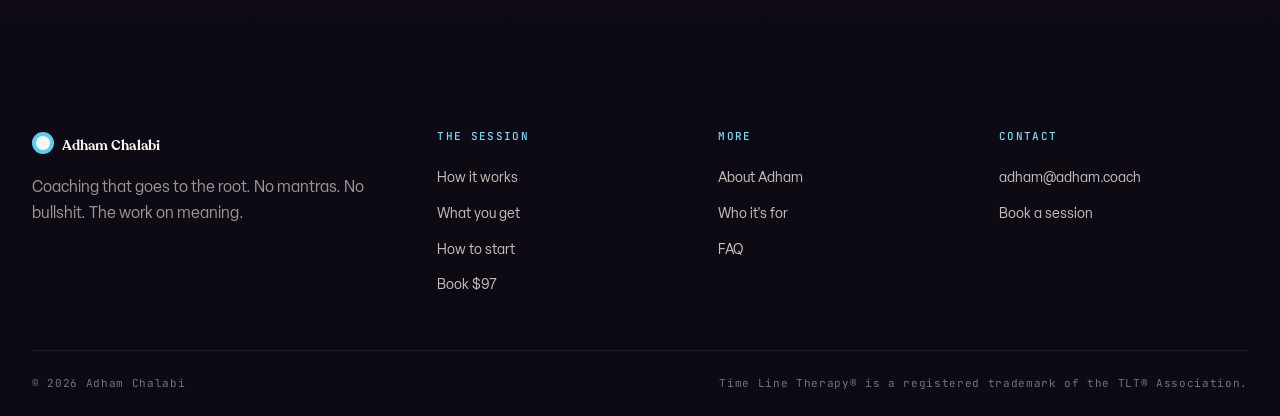
<file: tlt/dark/index.html>
<!DOCTYPE html>
<html lang="en">
<head>
  <meta charset="utf-8">
  <meta name="viewport" content="width=device-width, initial-scale=1">
  <title>The Root Session · 90-minute Time Line Therapy® session · Adham Chalabi</title>
  <meta name="description" content="You've tried everything and still struggle with the same thing. In one focused Time Line Therapy® session we go underneath it, find the root, and release it, so the pattern loses its grip. $97, one-time.">

  <meta name="robots" content="noindex">
  <link rel="canonical" href="https://adham.coach/tlt/">
  <link rel="icon" type="image/svg+xml" href="/adham-blob.svg">
  <meta property="og:type" content="website">
  <meta property="og:url" content="https://adham.coach/tlt/">
  <meta property="og:title" content="The Root Session · 90-minute Time Line Therapy® session · Adham Chalabi">
  <meta property="og:description" content="You've tried everything, yet you still struggle with the same thing. One focused Time Line Therapy® session goes underneath it, to the root, and releases it. $97, one-time.">
  <meta property="og:image" content="https://adham.coach/adham-clean.jpg">
  <meta name="twitter:card" content="summary_large_image">

  <link rel="preconnect" href="https://fonts.googleapis.com">
  <link rel="preconnect" href="https://fonts.gstatic.com" crossorigin>
  <link href="https://fonts.googleapis.com/css2?family=Fraunces:ital,opsz,wght@0,9..144,500;0,9..144,600;0,9..144,700;1,9..144,500;1,9..144,600&family=Inter:wght@400;500;600;700&family=JetBrains+Mono:wght@400;500&display=swap" rel="stylesheet">

  <link rel="preload" href="/tlt/fonts/recoleta-semibold.woff2" as="font" type="font/woff2" crossorigin>
  <link rel="preload" href="/tlt/fonts/elza-regular.woff2" as="font" type="font/woff2" crossorigin>
  <link rel="stylesheet" href="/tlt/styles.css">

  <style>
    /* ============================================================
       FUNNEL-SPECIFIC ADDITIONS — built on the site's design tokens
       ============================================================ */

    body { overflow-x: hidden; }

    /* --- Price pill --- */
    .price-pill {
      display: inline-flex;
      align-items: baseline;
      gap: 8px;
      padding: 9px 18px 9px 16px;
      border-radius: var(--r-pill);
      background: rgba(93, 205, 241, 0.12);
      border: 1px solid rgba(93, 205, 241, 0.4);
      font-family: var(--f-mono);
      font-size: 12px;
      letter-spacing: 0.1em;
      text-transform: uppercase;
      color: var(--gold-light);
    }
    .price-pill .amt {
      font-family: var(--f-display);
      font-style: italic;
      font-size: 22px;
      letter-spacing: -0.01em;
      text-transform: none;
      color: var(--ivory);
      font-variation-settings: "opsz" 30;
    }
    .price-pill.on-light {
      background: rgba(93, 205, 241, 0.1);
      border-color: rgba(63, 184, 224, 0.5);
      color: var(--accent-blue-text);
    }
    .price-pill.on-light .amt { color: var(--ink); }

    /* --- Trust line under CTAs --- */
    .trust-line {
      display: flex;
      align-items: center;
      gap: 16px;
      flex-wrap: wrap;
      font-family: var(--f-mono);
      font-size: 11px;
      letter-spacing: 0.08em;
      text-transform: uppercase;
      color: rgba(245, 241, 232, 0.55);
      margin-top: var(--s-4);
    }
    .trust-line .sep { width: 3px; height: 3px; border-radius: 50%; background: currentColor; opacity: 0.5; }

    /* ============================================================
       HERO — centered statement (B)
       ============================================================ */
    #hero-b { display: flex; }

    /* Shared dark hero base */
    .hero-variant {
      background: linear-gradient(135deg, var(--navy-deep) 0%, var(--navy) 48%, var(--navy-2) 100%);
      color: var(--ivory);
      position: relative;
      overflow: hidden;
    }
    .hero-variant .grain {
      position: absolute; inset: 0; z-index: 2; pointer-events: none; opacity: 0.4;
      background-image: repeating-linear-gradient(135deg, transparent 0, transparent 2px, rgba(245,241,232,0.012) 2px, rgba(245,241,232,0.012) 3px);
    }
    .hero-eyebrow { color: var(--gold-light); }
    .hero-variant .display, .hero-variant h1 { color: var(--ivory); }

    /* ---- HERO B : centered statement ---- */
    #hero-b {
      flex-direction: column; align-items: center; justify-content: center; text-align: center;
      min-height: 100vh;
      padding: clamp(120px, 16vh, 170px) 0 clamp(56px, 8vh, 90px);
    }
    #hero-b::before {
      content: ''; position: absolute; top: -10%; left: 50%; transform: translateX(-50%);
      width: 80vw; max-width: 900px; height: 70%;
      background: radial-gradient(ellipse at center, rgba(93,205,241,0.12) 0%, transparent 65%);
      z-index: 1; pointer-events: none;
    }
    .hero-b-inner { position: relative; z-index: 5; max-width: 920px; margin: 0 auto; display: flex; flex-direction: column; align-items: center; }
    .hero-b-inner h1 { font-size: clamp(44px, 7vw, 92px); line-height: 1.0; margin: var(--s-4) 0 var(--s-4); }
    .hero-b-inner h1 .em { color: var(--gold-light); font-style: italic; font-variation-settings: "opsz" 80; }
    .hero-b-inner .lead { font-size: clamp(16px, 1.3vw, 20px); color: rgba(245,241,232,0.82); margin: 0 auto var(--s-6); max-width: 60ch; }
    .hero-b-price {
      display: flex; align-items: center; justify-content: center; gap: 14px; flex-wrap: wrap;
      margin-bottom: var(--s-3);
    }
    .hero-b-price .big {
      font-family: var(--f-display); font-style: italic; font-size: clamp(40px, 5vw, 60px);
      color: var(--ivory); letter-spacing: -0.02em; font-variation-settings: "opsz" 60; line-height: 1;
    }
    .hero-b-price .price-was {
      font-family: var(--f-display); font-style: italic; font-size: clamp(26px, 3vw, 38px); line-height: 1;
      text-decoration: line-through; text-decoration-thickness: 2px;
      color: rgba(245,241,232,0.42);
    }
    .hero-price-note {
      font-family: var(--f-mono); font-size: 11px; letter-spacing: 0.08em; text-transform: uppercase;
      color: rgba(245,241,232,0.5); margin: 0 0 var(--s-5);
    }
    /* shared launch-price badge */
    .save-badge {
      display: inline-flex; align-items: center;
      font-family: var(--f-mono); font-size: 11px; font-weight: 500; letter-spacing: 0.08em; text-transform: uppercase;
      color: var(--navy-deep); background: var(--gold-light); padding: 5px 11px; border-radius: var(--r-pill);
    }
    .hero-b-cta { display: flex; flex-direction: column; gap: 16px; align-items: center; justify-content: center; }
    .hero-text-link {
      font-family: var(--f-body); font-size: 15px; font-weight: 500;
      color: rgba(245,241,232,0.78); text-decoration: underline;
      text-underline-offset: 4px; text-decoration-thickness: 1px;
      transition: color 0.2s;
    }
    .hero-text-link:hover { color: var(--gold-light); }

    @media (max-height: 760px) and (min-width: 881px) {
      #hero-b { padding: 96px 0 48px; }
      .hero-b-inner h1 { font-size: clamp(40px, 5.4vw, 64px); margin: var(--s-3) 0; }
      .hero-b-inner .lead { font-size: 16px; margin-bottom: var(--s-4); }
      .hero-b-price { margin-bottom: var(--s-4); }
      .hero-b-price .big { font-size: clamp(34px, 4vw, 46px); }
    }

    @media (max-width: 880px) {
      #hero-b { min-height: auto; }
    }

    /* ============================================================
       SECTION: PROBLEM
       ============================================================ */
    #problem > .container { max-width: 760px; text-align: center; }
    .problem-statement {
      font-family: var(--f-display); font-weight: 600;
      font-size: clamp(34px, 4.6vw, 60px); line-height: 1.04; letter-spacing: -0.025em;
      max-width: 16ch; color: var(--ink);
    }
    .problem-statement .em-break { font-style: italic; color: var(--accent-coral); font-variation-settings: "opsz" 60; }
    .problem-prose { max-width: 60ch; margin-left: auto; margin-right: auto; display: flex; flex-direction: column; gap: var(--s-4); }
    .problem-prose p { font-size: clamp(17px, 1.3vw, 19px); line-height: 1.65; color: var(--ink-2); }
    .problem-prose .problem-emph { font-weight: 600; color: var(--ink); font-size: clamp(18px, 1.4vw, 21px); }

    /* ============================================================
       SECTION: HOW IT WORKS — 4 cards
       ============================================================ */
    .hiw-grid { display: grid; grid-template-columns: repeat(4, 1fr); gap: var(--s-5); }
    @media (max-width: 980px) { .hiw-grid { grid-template-columns: 1fr 1fr; gap: var(--s-4); } }
    @media (max-width: 520px) { .hiw-grid { grid-template-columns: 1fr; } }
    .hiw-card {
      background: var(--paper); border: 1px solid var(--ink-line); border-radius: var(--r-md);
      padding: var(--s-6) var(--s-5); position: relative; overflow: hidden;
      transition: transform 0.3s cubic-bezier(.4,.1,.2,1), box-shadow 0.3s, border-color 0.3s;
    }
    .hiw-card:hover { transform: translateY(-3px); box-shadow: var(--shadow-2); border-color: rgba(10,10,10,0.16); }
    .hiw-step {
      display: inline-flex; align-items: center; justify-content: center;
      width: 38px; height: 38px; border-radius: 50%;
      border: 1.5px solid var(--accent-blue); color: var(--accent-blue-text);
      font-family: var(--f-mono); font-size: 13px; font-weight: 500; margin-bottom: var(--s-4);
    }
    .hiw-card h3 { font-family: var(--f-display); font-size: 26px; font-weight: 400; letter-spacing: -0.01em; line-height: 1.05; margin: 0 0 var(--s-3); }
    .hiw-arrow { color: var(--accent-blue); font-style: italic; font-family: var(--f-display); }

    /* ============================================================
       SECTION: WHO IT'S FOR — yes / no
       ============================================================ */
    .fit-grid { display: grid; grid-template-columns: 1fr 1fr; gap: var(--s-5); }
    @media (max-width: 768px) { .fit-grid { grid-template-columns: 1fr; } }
    .fit-col { padding: var(--s-7) var(--s-6); border-radius: var(--r-md); }
    .fit-col.yes { background: var(--navy); color: var(--ivory); }
    .fit-col.no { background: var(--paper); border: 1px solid var(--ink-line); }
    .fit-col h3 {
      font-family: var(--f-mono); font-size: 12px; letter-spacing: 0.16em; text-transform: uppercase;
      margin: 0 0 var(--s-5); display: flex; align-items: center; gap: 10px;
    }
    .fit-col.yes h3 { color: var(--gold-light); }
    .fit-col.no h3 { color: var(--ink-faint); }
    .fit-list { list-style: none; padding: 0; margin: 0; display: flex; flex-direction: column; gap: var(--s-4); }
    .fit-list li { display: flex; gap: 14px; align-items: flex-start; font-size: 17px; line-height: 1.4; font-weight: 500; }
    .fit-col.yes .fit-list li { color: rgba(245,241,232,0.92); }
    .fit-col.no .fit-list li { color: var(--ink-2); }
    .fit-mark { flex-shrink: 0; width: 24px; height: 24px; border-radius: 50%; display: flex; align-items: center; justify-content: center; margin-top: 1px; font-size: 14px; font-weight: 700; }
    .fit-col.yes .fit-mark { background: rgba(93,205,241,0.18); color: var(--gold-light); border: 1px solid rgba(93,205,241,0.5); }
    .fit-col.no .fit-mark { background: rgba(27,22,36,0.05); color: var(--ink-faint); border: 1px solid var(--ink-line); }

    /* ============================================================
       SECTION: WHAT YOU GET
       ============================================================ */
    .get-grid { display: grid; grid-template-columns: repeat(3, 1fr); gap: var(--s-5); }
    @media (max-width: 768px) { .get-grid { grid-template-columns: 1fr; } }
    .get-card {
      background: var(--ivory-3); border: 1px solid var(--ink-line); border-radius: var(--r-md);
      padding: var(--s-6); display: flex; flex-direction: column; gap: var(--s-3);
    }
    .get-num { font-family: var(--f-mono); font-size: 11px; letter-spacing: 0.14em; text-transform: uppercase; color: var(--accent-blue-text); }
    .get-card h3 { font-family: var(--f-display); font-size: 26px; font-weight: 400; letter-spacing: -0.01em; line-height: 1.1; margin: 0; }
    .get-card .dur { font-family: var(--f-mono); font-size: 12px; color: var(--ink-soft); letter-spacing: 0.06em; }

    /* ============================================================
       SECTION: PROCESS — 3 steps
       ============================================================ */
    .proc-grid { display: grid; grid-template-columns: repeat(3, 1fr); gap: var(--s-6); }
    @media (max-width: 768px) { .proc-grid { grid-template-columns: 1fr; } }
    .proc-step .proc-num {
      font-family: var(--f-display); font-size: 72px; line-height: 0.9; color: var(--accent-blue);
      font-style: italic; font-variation-settings: "opsz" 60; display: block; margin-bottom: var(--s-3);
    }
    .proc-step h3 { font-family: var(--f-display); font-size: 26px; font-weight: 400; letter-spacing: -0.01em; margin: 0 0 var(--s-2); line-height: 1.1; }

    /* ============================================================
       SECTION: TESTIMONIAL (big)
       ============================================================ */
    .big-quote { max-width: 900px; margin: 0 auto; text-align: center; }
    .big-quote blockquote {
      font-family: var(--f-display); font-style: italic; font-weight: 400;
      font-size: clamp(28px, 4vw, 50px); line-height: 1.18; letter-spacing: -0.015em;
      margin: var(--s-5) 0 var(--s-6); color: var(--ivory);
    }
    .big-quote .stars { color: var(--gold-light); letter-spacing: 0.2em; font-size: 16px; }
    .big-quote cite { font-style: normal; display: inline-flex; align-items: center; gap: 12px; justify-content: center; }
    .big-quote cite .who { font-family: var(--f-body); font-weight: 600; font-size: 14px; color: var(--ivory); }
    .big-quote cite .role { font-family: var(--f-mono); font-size: 11px; letter-spacing: 0.08em; text-transform: uppercase; color: rgba(245,241,232,0.55); }

    /* ============================================================
       SECTION: ABOUT
       ============================================================ */
    .about-grid { display: grid; grid-template-columns: 0.85fr 1.15fr; gap: clamp(40px, 6vw, 80px); align-items: center; }
    @media (max-width: 880px) { .about-grid { grid-template-columns: 1fr; gap: 40px; } }
    .about-photo { position: relative; width: 100%; max-width: 420px; aspect-ratio: 4/5; border-radius: var(--r-md); overflow: hidden; }
    .about-photo img { width: 100%; height: 100%; object-fit: cover; object-position: center 25%; }
    .about-photo .frame { position: absolute; inset: -14px; border: 1.5px solid var(--accent-blue); border-radius: var(--r-md); z-index: -1; transform: translate(14px, 14px); }
    .about-story p { margin-bottom: var(--s-4); }
    .about-story em { font-family: var(--f-display); font-style: italic; color: var(--accent-blue-text); }
    .cred-tags { display: flex; flex-wrap: wrap; gap: 10px; margin-top: var(--s-5); }
    .cred-tag {
      font-family: var(--f-mono); font-size: 11px; letter-spacing: 0.08em; text-transform: uppercase;
      color: var(--ink-2); padding: 7px 13px; border: 1px solid var(--ink-line); border-radius: var(--r-pill);
      background: rgba(255,255,255,0.5);
    }

    /* ============================================================
       HERO AUTHORITY STRIP (change 4)
       ============================================================ */
    .hero-authority {
      margin-top: var(--s-6); padding-top: var(--s-5);
      border-top: 1px solid rgba(245,241,232,0.12);
      display: flex; flex-direction: column; align-items: center; gap: var(--s-4);
      max-width: 620px;
    }
    .hero-authority .authority-line {
      font-family: var(--f-mono); font-size: 12px; letter-spacing: 0.04em;
      color: rgba(245,241,232,0.6); margin: 0;
    }
    .hero-authority .cred-seals { display: flex; flex-wrap: wrap; justify-content: center; gap: 16px; margin-top: 4px; }
    .cred-seal { width: 104px; height: 104px; overflow: visible; flex: 0 0 auto; color: var(--ivory); transition: transform 0.3s cubic-bezier(.4,.1,.2,1); }
    .cred-seal:hover { transform: translateY(-3px) rotate(-2deg); }
    .cred-seal .seal-arc { font-family: var(--f-mono); font-size: 8px; letter-spacing: 1.1px; fill: var(--ivory); text-anchor: middle; }
    .cred-seal .seal-mono { font-family: var(--f-display); font-style: italic; font-weight: 600; font-size: 26px; fill: var(--ivory); text-anchor: middle; }
    .cred-seal .seal-stars { font-size: 6px; fill: var(--ivory); letter-spacing: 1.5px; text-anchor: middle; }
    .cred-seal .seal-dot { fill: var(--ivory); }

    /* ============================================================
       STAKES OF INACTION (change 2) — closes the Problem section
       ============================================================ */
    .stakes {
      max-width: 60ch; margin: var(--s-7) auto 0; padding-top: var(--s-6);
      border-top: 1px solid rgba(229,122,78,0.35);
    }
    .stakes .stakes-label {
      font-family: var(--f-mono); font-size: 12px; font-weight: 500; letter-spacing: 0.18em;
      text-transform: uppercase; color: var(--accent-coral-dk);
    }
    .stakes .stakes-lead {
      font-family: var(--f-display); font-weight: 600; font-style: italic;
      font-size: clamp(22px, 2.4vw, 30px); line-height: 1.15; letter-spacing: -0.01em;
      color: var(--ink); margin: var(--s-3) 0 var(--s-4);
      font-variation-settings: "opsz" 50;
    }
    .stakes p.body { font-size: clamp(16px, 1.2vw, 18px); line-height: 1.65; color: var(--ink-2); margin: 0; }

    /* ============================================================
       OFFER STACK (change 3) — anchored value before $97
       ============================================================ */
    .offer-stack {
      max-width: 680px; margin: var(--s-7) auto 0;
      background: var(--navy); color: var(--ivory);
      border-radius: var(--r-md); padding: clamp(28px, 4vw, 44px);
      text-align: left; box-shadow: var(--shadow-navy);
    }
    .offer-stack .stack-list { list-style: none; padding: 0; margin: 0; display: flex; flex-direction: column; gap: var(--s-4); }
    .offer-stack .stack-list li {
      display: flex; gap: 14px; align-items: flex-start;
      font-size: clamp(15px, 1.2vw, 17px); line-height: 1.5; color: rgba(245,241,232,0.9);
    }
    .offer-stack .stack-check {
      flex-shrink: 0; width: 24px; height: 24px; border-radius: 50%; margin-top: 1px;
      display: flex; align-items: center; justify-content: center; font-size: 13px; font-weight: 700;
      background: rgba(93,205,241,0.18); color: var(--gold-light); border: 1px solid rgba(93,205,241,0.5);
    }
    .offer-stack .stack-anchor {
      margin: var(--s-5) 0; padding: var(--s-5) 0;
      border-top: 1px solid rgba(245,241,232,0.12); border-bottom: 1px solid rgba(245,241,232,0.12);
      display: flex; flex-direction: column; gap: var(--s-3);
    }
    .offer-stack .stack-anchor p { margin: 0; font-size: 15px; line-height: 1.6; color: rgba(245,241,232,0.62); }
    .offer-stack .stack-anchor p.emph { color: var(--ivory); font-weight: 600; }
    .offer-stack .stack-price { display: flex; flex-direction: column; align-items: center; text-align: center; gap: 8px; margin-bottom: var(--s-5); }
    .offer-stack .stack-price-label { font-family: var(--f-mono); font-size: 11px; letter-spacing: 0.16em; text-transform: uppercase; color: var(--gold-light); }
    .offer-stack .stack-price-row { display: flex; align-items: center; justify-content: center; gap: 14px; flex-wrap: wrap; }
    .offer-stack .stack-price-amt { font-family: var(--f-display); font-style: italic; font-size: clamp(52px, 7vw, 72px); line-height: 1; letter-spacing: -0.02em; color: var(--ivory); font-variation-settings: "opsz" 60; }
    .offer-stack .price-was { font-family: var(--f-display); font-style: italic; font-size: clamp(30px, 4vw, 42px); line-height: 1; text-decoration: line-through; text-decoration-thickness: 2px; color: rgba(245,241,232,0.42); }
    .offer-stack .stack-price-sub { font-family: var(--f-mono); font-size: 11px; letter-spacing: 0.06em; color: rgba(245,241,232,0.55); max-width: 42ch; }
    /* price pill (final CTA) was/now */
    .price-pill .price-was { font-family: var(--f-display); font-style: italic; font-size: 18px; text-decoration: line-through; text-decoration-thickness: 1.5px; color: rgba(245,241,232,0.45); }
    .offer-stack .btn { display: flex; }

    /* ============================================================
       GUARANTEE (change 6) + TRANSITIONAL CTA (change 7)
       ============================================================ */
    .guarantee {
      max-width: 540px; margin: var(--s-6) auto 0; padding: var(--s-5) var(--s-6);
      border: 1px solid rgba(93,205,241,0.35); border-radius: var(--r-md);
      background: rgba(93,205,241,0.06);
    }
    .guarantee .guarantee-label {
      display: block; font-family: var(--f-mono); font-size: 11px; letter-spacing: 0.16em;
      text-transform: uppercase; color: var(--gold-light); margin-bottom: var(--s-3);
    }
    .guarantee p { margin: 0; font-size: 15px; line-height: 1.6; color: rgba(245,241,232,0.85); }
    .guarantee p .em { color: var(--gold-light); font-style: italic; font-family: var(--f-display); }
    .transitional-cta {
      margin: var(--s-5) auto 0; max-width: 540px;
      font-size: 14px; line-height: 1.6; color: rgba(245,241,232,0.6);
    }
    .transitional-cta a { color: var(--gold-light); text-decoration: underline; text-underline-offset: 3px; }
    .transitional-cta a:hover { color: var(--ivory); }

  </style>
</head>
<body>
  <a class="skip-link" href="#main">Skip to content</a>

  <!-- ============================ NAV ============================ -->
  <nav class="nav dark" id="nav">
    <div class="nav-inner">
      <a href="#top" class="logo"><span class="mark"></span> Adham Chalabi</a>
      <ul class="nav-links">
        <li><a href="#how">How it works</a></li>
        <li><a href="#fit">Who it's for</a></li>
        <li><a href="#about">About</a></li>
        <li><a href="#faq">FAQ</a></li>
      </ul>
      <a href="#book" class="btn gold sm nav-cta">Book $97 <span class="arrow">→</span></a>
    </div>
  </nav>

  <div id="top"></div>

  <main id="main">
  <!-- HERO — centered statement -->
  <header class="hero-variant" id="hero-b">
    <div class="grain"></div>
    <div class="container">
      <div class="hero-b-inner">
        <div class="eyebrow hero-eyebrow fade-up" style="--delay:0.05s;">For people who've done the work and still struggle with the same pattern</div>
        <h1 class="display fade-up" style="--delay:0.1s;">You've tried everything, yet you still struggle with <span class="em">the same thing</span>.</h1>
        <p class="lead fade-up" style="--delay:0.2s;">Time Line Therapy® goes underneath it, to the root, and releases it, so the pattern stops running you. It isn't more insight (therapy) or push-harder positivity (most coaching). It's resolution at the source.</p>
        <div class="hero-b-price fade-up" style="--delay:0.3s;">
          <span class="price-was">$197</span>
          <span class="big">$97</span>
          <span class="save-badge">Save $100 · 51% off</span>
        </div>
        <p class="hero-price-note fade-up" style="--delay:0.34s;">One-time, everything included. Launch price while I open these sessions.</p>
        <div class="hero-b-cta fade-up" style="--delay:0.35s;">
          <a href="#book" class="btn gold lg">Book your session <span class="arrow">→</span></a>
          <a href="#how" class="hero-text-link">See how it works</a>
        </div>
        <div class="hero-authority fade-up" style="--delay:0.45s;">
          <p class="authority-line">Internationally accredited to do this work, not just winging it.</p>
          <div class="cred-seals">
            <svg class="cred-seal" viewBox="0 0 120 120" xmlns="http://www.w3.org/2000/svg" role="img" aria-label="Time Line Therapy certified">
              <defs>
                <path id="cs-t1" d="M 24 60 A 36 36 0 0 1 96 60" fill="none"/>
                <path id="cs-b1" d="M 96 60 A 36 36 0 0 1 24 60" fill="none"/>
              </defs>
              <circle cx="60" cy="60" r="57" fill="rgba(255,255,255,0.06)" stroke="currentColor" stroke-width="1.5"/>
              <circle cx="60" cy="60" r="51" fill="none" stroke="currentColor" stroke-width="2" stroke-dasharray="1.4 4.3" opacity="0.85"/>
              <circle cx="60" cy="60" r="44" fill="none" stroke="currentColor" stroke-width="0.8" opacity="0.5"/>
              <text class="seal-arc"><textPath href="#cs-t1" startOffset="50%">TIME LINE</textPath></text>
              <text class="seal-arc"><textPath href="#cs-b1" startOffset="50%">THERAPY</textPath></text>
              <text x="60" y="60" class="seal-mono" dominant-baseline="central">TLT</text>
              <text x="60" y="43" class="seal-stars">★ ★ ★</text>
              <circle cx="22.5" cy="60" r="1.4" class="seal-dot"/>
              <circle cx="97.5" cy="60" r="1.4" class="seal-dot"/>
            </svg>
            <svg class="cred-seal" viewBox="0 0 120 120" xmlns="http://www.w3.org/2000/svg" role="img" aria-label="Clinical Hypnotherapy">
              <defs>
                <path id="cs-t2" d="M 24 60 A 36 36 0 0 1 96 60" fill="none"/>
                <path id="cs-b2" d="M 96 60 A 36 36 0 0 1 24 60" fill="none"/>
              </defs>
              <circle cx="60" cy="60" r="57" fill="rgba(255,255,255,0.06)" stroke="currentColor" stroke-width="1.5"/>
              <circle cx="60" cy="60" r="51" fill="none" stroke="currentColor" stroke-width="2" stroke-dasharray="1.4 4.3" opacity="0.85"/>
              <circle cx="60" cy="60" r="44" fill="none" stroke="currentColor" stroke-width="0.8" opacity="0.5"/>
              <text class="seal-arc"><textPath href="#cs-t2" startOffset="50%">CLINICAL</textPath></text>
              <text class="seal-arc"><textPath href="#cs-b2" startOffset="50%">HYPNOTHERAPY</textPath></text>
              <text x="60" y="60" class="seal-mono" dominant-baseline="central">CH</text>
              <text x="60" y="43" class="seal-stars">★ ★ ★</text>
              <circle cx="22.5" cy="60" r="1.4" class="seal-dot"/>
              <circle cx="97.5" cy="60" r="1.4" class="seal-dot"/>
            </svg>
            <svg class="cred-seal" viewBox="0 0 120 120" xmlns="http://www.w3.org/2000/svg" role="img" aria-label="RCC Root Cause certified">
              <defs>
                <path id="cs-t3" d="M 24 60 A 36 36 0 0 1 96 60" fill="none"/>
                <path id="cs-b3" d="M 96 60 A 36 36 0 0 1 24 60" fill="none"/>
              </defs>
              <circle cx="60" cy="60" r="57" fill="rgba(255,255,255,0.06)" stroke="currentColor" stroke-width="1.5"/>
              <circle cx="60" cy="60" r="51" fill="none" stroke="currentColor" stroke-width="2" stroke-dasharray="1.4 4.3" opacity="0.85"/>
              <circle cx="60" cy="60" r="44" fill="none" stroke="currentColor" stroke-width="0.8" opacity="0.5"/>
              <text class="seal-arc"><textPath href="#cs-t3" startOffset="50%">ROOT CAUSE</textPath></text>
              <text class="seal-arc"><textPath href="#cs-b3" startOffset="50%">CERTIFIED</textPath></text>
              <text x="60" y="60" class="seal-mono" dominant-baseline="central">RCC</text>
              <text x="60" y="43" class="seal-stars">★ ★ ★</text>
              <circle cx="22.5" cy="60" r="1.4" class="seal-dot"/>
              <circle cx="97.5" cy="60" r="1.4" class="seal-dot"/>
            </svg>
            <svg class="cred-seal" viewBox="0 0 120 120" xmlns="http://www.w3.org/2000/svg" role="img" aria-label="NLP Master Trainer">
              <defs>
                <path id="cs-t4" d="M 24 60 A 36 36 0 0 1 96 60" fill="none"/>
                <path id="cs-b4" d="M 96 60 A 36 36 0 0 1 24 60" fill="none"/>
              </defs>
              <circle cx="60" cy="60" r="57" fill="rgba(255,255,255,0.06)" stroke="currentColor" stroke-width="1.5"/>
              <circle cx="60" cy="60" r="51" fill="none" stroke="currentColor" stroke-width="2" stroke-dasharray="1.4 4.3" opacity="0.85"/>
              <circle cx="60" cy="60" r="44" fill="none" stroke="currentColor" stroke-width="0.8" opacity="0.5"/>
              <text class="seal-arc"><textPath href="#cs-t4" startOffset="50%">MASTER</textPath></text>
              <text class="seal-arc"><textPath href="#cs-b4" startOffset="50%">TRAINER</textPath></text>
              <text x="60" y="60" class="seal-mono" dominant-baseline="central">NLP</text>
              <text x="60" y="43" class="seal-stars">★ ★ ★</text>
              <circle cx="22.5" cy="60" r="1.4" class="seal-dot"/>
              <circle cx="97.5" cy="60" r="1.4" class="seal-dot"/>
            </svg>
          </div>
        </div>
      </div>
    </div>
  </header>

  <!-- ========================= PROBLEM ========================= -->
  <section class="section" id="problem">
    <div class="container">
      <span class="eyebrow fade-up">Why nothing has worked yet</span>
      <h2 class="problem-statement display fade-up" style="--delay:0.1s; margin:18px auto 28px;">It eases for a while.<br>Then it's <span class="em-break">back</span>.</h2>
      <div class="problem-prose">
        <p class="fade-up" style="--delay:0.15s;">You've spent years working on yourself. Books. Therapy. Courses. Coaches. Every tool you could get your hands on. And you're still struggling with the same thing you started with.</p>
        <p class="problem-emph fade-up" style="--delay:0.2s;">This isn't willpower. You haven't failed. You've tried harder than anyone around you knows.</p>
        <p class="fade-up" style="--delay:0.25s;">You can explain it better than anyone. You see it coming. You still can't stop it.</p>
        <p class="fade-up" style="--delay:0.3s;">It keeps coming back for one simple reason: you've been working on the surface. And this was never living on the surface.</p>
      </div>
      <div class="stakes fade-up" style="--delay:0.35s;">
        <span class="stakes-label">What another year costs</span>
        <p class="stakes-lead">Picture this same thing, one year from now.</p>
        <p class="body">Still here. Still the same struggle. You'll have read a few more books, tried a few more things. It eased, then it came back. Another year of <em>managing</em> it instead of being free of it. Another year of telling yourself this is just how you are. The pattern doesn't fade on its own. Left alone, it only digs in deeper.</p>
      </div>
    </div>
  </section>

  <!-- ======================= HOW IT WORKS ======================= -->
  <section class="section" id="how">
    <div class="container">
      <div style="max-width:680px; margin:0 auto var(--s-7); text-align:center;">
        <span class="eyebrow fade-up">How the session works</span>
        <h2 class="display h-lg fade-up" style="--delay:0.1s; margin:16px 0;">Stop managing it. Go get the root.</h2>
        <p class="lead fade-up" style="--delay:0.2s; margin:0 auto;">Underneath the pattern is an older moment, where it first took hold, back when it made sense. As long as that's running, the pattern stays, no matter how well you understand it. So we go there. It's Time Line Therapy®, and it's fast because it works at the level the pattern actually lives on.</p>
      </div>
      <div class="hiw-grid">
        <div class="hiw-card fade-up" style="--delay:0s;">
          <span class="hiw-step">01</span>
          <h3>Name it</h3>
          <p class="body">We get specific. Not "I procrastinate," but the exact pattern, the exact feeling, the moment it grips you. You can't release what you won't name.</p>
        </div>
        <div class="hiw-card fade-up" style="--delay:0.08s;">
          <span class="hiw-step">02</span>
          <h3>Timeline</h3>
          <p class="body">We trace it back. Your mind filed the first time you learned this response. We find that moment: the <span class="hiw-arrow">root</span>, not the symptom.</p>
        </div>
        <div class="hiw-card fade-up" style="--delay:0.16s;">
          <span class="hiw-step">03</span>
          <h3>Release</h3>
          <p class="body">We let the old emotion and the old decision go. We don't over-analyze it, we release it. This is the part that actually moves the needle.</p>
        </div>
        <div class="hiw-card fade-up" style="--delay:0.24s;">
          <span class="hiw-step">04</span>
          <h3>New decision</h3>
          <p class="body">You choose what goes in its place: a decision that fits who you are now, not who you were when you made the first one.</p>
        </div>
      </div>
    </div>
  </section>

  <!-- ======================= WHO IT'S FOR ======================= -->
  <section class="section cream" id="fit">
    <div class="container">
      <div style="max-width:680px; margin:0 auto var(--s-7);">
        <span class="eyebrow fade-up">Who it's for</span>
        <h2 class="display h-lg fade-up" style="--delay:0.1s; margin:16px 0;">Be honest about which column you're in.</h2>
      </div>
      <div class="fit-grid">
        <div class="fit-col yes fade-up">
          <h3><span class="dot" style="background:var(--gold-light);"></span> This is for you if</h3>
          <ul class="fit-list">
            <li><span class="fit-mark">✓</span> You've already done the work and you're tired of circling the same thing.</li>
            <li><span class="fit-mark">✓</span> You know your pattern. You can name it, you just can't shift it.</li>
            <li><span class="fit-mark">✓</span> You're done just understanding it. You want it gone.</li>
            <li><span class="fit-mark">✓</span> You want one focused session, not to sign up for a 12-week program first.</li>
          </ul>
        </div>
        <div class="fit-col no fade-up" style="--delay:0.1s;">
          <h3><span class="dot" style="background:var(--ink-faint);"></span> This isn't for you if</h3>
          <ul class="fit-list">
            <li><span class="fit-mark">✕</span> You want someone to agree with you and call it growth.</li>
            <li><span class="fit-mark">✕</span> You want a quick hack with none of the honesty.</li>
            <li><span class="fit-mark">✕</span> You need clinical treatment for trauma or a diagnosis. I'll refer you to a therapist first.</li>
            <li><span class="fit-mark">✕</span> You're not actually ready to change, only to talk about it.</li>
          </ul>
        </div>
      </div>
    </div>
  </section>

  <!-- ======================= WHAT YOU GET ======================= -->
  <section class="section" id="get">
    <div class="container">
      <div style="max-width:680px; margin:0 auto var(--s-7); text-align:center;">
        <span class="eyebrow fade-up">What you walk away with</span>
        <h2 class="display h-lg fade-up" style="--delay:0.1s; margin:16px 0;">You don't leave with more insight. You leave free of it.</h2>
      </div>
      <div class="get-grid">
        <div class="get-card fade-up">
          <span class="get-num">01 · The root</span>
          <h3>The root, found and released</h3>
          <p class="body">The real root of the thing you've fought for years, found and released, not just understood. We don't stop at insight. We let it go at the source.</p>
          <span class="dur">Released, not analysed</span>
        </div>
        <div class="get-card fade-up" style="--delay:0.08s;">
          <span class="get-num">02 · The relief</span>
          <h3>The struggle, off your back</h3>
          <p class="body">The thing that kept pulling you back loses its grip. You stop bracing for it. You stop managing it.</p>
          <span class="dur">You leave lighter</span>
        </div>
        <div class="get-card fade-up" style="--delay:0.16s;">
          <span class="get-num">03 · The recording</span>
          <h3>The full recording, yours to keep</h3>
          <p class="body">The whole session, yours. The shifts land deeper on the second listen, so go back to the moment things changed whenever you need it.</p>
          <span class="dur">Yours to keep</span>
        </div>
      </div>
      <div class="offer-stack fade-up" style="--delay:0.1s;">
        <ul class="stack-list">
          <li><span class="stack-check">✓</span> One focused session, one-to-one with me, on Zoom, where we go to the root of the pattern, release it, and you walk out free of it.</li>
          <li><span class="stack-check">✓</span> The root of your pattern, found and released, not just understood.</li>
          <li><span class="stack-check">✓</span> The full recording of the session, yours to keep.</li>
        </ul>
        <div class="stack-anchor">
          <p>Most people are told to spend months, even years, at $100 to $200 a session, and still circle the same thing.</p>
          <p class="emph">This goes straight to the root. One session, with a recording you keep.</p>
        </div>
        <div class="stack-price">
          <span class="stack-price-label">Launch price</span>
          <div class="stack-price-row">
            <span class="price-was">$197</span>
            <span class="stack-price-amt">$97</span>
            <span class="save-badge">51% off</span>
          </div>
          <span class="stack-price-sub">Save $100. The introductory rate while I open these sessions. It returns to $197 after launch. One time, no subscription, no upsell.</span>
        </div>
        <a href="#book" class="btn gold lg">Book your session <span class="arrow">→</span></a>
      </div>
    </div>
  </section>

  <!-- ========================= PROCESS ========================= -->
  <section class="section cream" id="process">
    <div class="container">
      <div style="max-width:680px; margin:0 auto var(--s-7); text-align:center;">
        <span class="eyebrow fade-up">How to start</span>
        <h2 class="display h-lg fade-up" style="--delay:0.1s; margin:16px 0;">Three steps. You could be booked in five minutes.</h2>
      </div>
      <div class="proc-grid">
        <div class="proc-step fade-up">
          <span class="proc-num">01</span>
          <h3>Book</h3>
          <p class="body">Pick a time that works. Pay the $97. The slot is yours, confirmed instantly.</p>
        </div>
        <div class="proc-step fade-up" style="--delay:0.1s;">
          <span class="proc-num">02</span>
          <h3>Intake form</h3>
          <p class="body">A short form so I walk in already knowing the pattern. We don't burn the first 20 minutes on backstory.</p>
        </div>
        <div class="proc-step fade-up" style="--delay:0.2s;">
          <span class="proc-num">03</span>
          <h3>Show up</h3>
          <p class="body">Show up with the thing you've been carrying. I'll bring the questions. You leave it behind.</p>
        </div>
      </div>
    </div>
  </section>

  <!-- ======================= TESTIMONIAL ======================= -->
  <section class="section dark" id="testimonial">
    <div class="container">
      <div class="big-quote">
        <div class="stars fade-up">★★★★★</div>
        <blockquote class="fade-up" style="--delay:0.1s;">"He asks the question you've been avoiding. Then he holds the silence until you answer it honestly."</blockquote>
        <cite class="fade-up" style="--delay:0.2s;">
          <span style="width:40px;height:40px;border-radius:50%;background:var(--navy-2);border:1px solid rgba(255,255,255,0.12);display:inline-block;"></span>
          <span style="display:flex;flex-direction:column;align-items:flex-start;gap:2px;">
            <span class="who">R., 36, teacher</span>
            <span class="role">After one session</span>
          </span>
        </cite>
      </div>
    </div>
  </section>

  <!-- ========================== ABOUT ========================== -->
  <section class="section" id="about">
    <div class="container">
      <div class="about-grid">
        <div class="fade-in">
          <div class="about-photo">
            <span class="frame"></span>
            <img src="/tlt/adham-clean.jpg" alt="Adham Chalabi">
          </div>
        </div>
        <div class="about-story">
          <span class="eyebrow fade-up">Who you'll be sitting with</span>
          <h2 class="display h-lg fade-up" style="--delay:0.1s; margin:16px 0 24px;">I run this session because I needed it first.</h2>
          <div class="body lg fade-up" style="--delay:0.2s;">
            <p>I didn't come to this from a textbook. I came to it from a wall I couldn't climb. For most of my twenties I did everything right: the career, the goals, the discipline, and underneath it I was suffocating.</p>
            <p>What finally moved it wasn't more effort. It was going back to the decision underneath the pattern, naming what was actually true, and letting it go. <em>Most people don't lack discipline. They lack a reason worth disciplining for.</em></p>
            <p>That walk became my work. This session is the opening move of it, the fastest way I know to show you what's actually under there.</p>
          </div>
          <div class="cred-tags fade-up" style="--delay:0.3s;">
            <span class="cred-tag">IFNLP Certified</span>
            <span class="cred-tag">Time Line Therapy®</span>
            <span class="cred-tag">Clinical Hypnotherapy</span>
            <span class="cred-tag">RCC® Root Cause</span>
            <span class="cred-tag">NLP Master Trainer</span>
            <span class="cred-tag">Trauma Coaching</span>
          </div>
        </div>
      </div>
    </div>
  </section>

  <!-- =========================== FAQ =========================== -->
  <section class="section cream" id="faq">
    <div class="container narrow">
      <div style="margin-bottom: var(--s-6);">
        <span class="eyebrow fade-up">FAQ</span>
        <h2 class="display h-lg fade-up" style="--delay:0.1s; margin:16px 0;">Straight answers.</h2>
      </div>
      <div class="faq-list">
        <div class="faq-item" data-faq>
          <div class="faq-q"><span>What actually is Time Line Therapy®?</span><span class="faq-toggle">+</span></div>
          <div class="faq-a"><p class="body">A structured process for finding the root of a recurring emotional pattern, the first moment your mind learned the response, and releasing the charge held there. It's fast and content-light: we don't need to relive the story in detail. We work with how your mind has it filed, and change it at the source.</p></div>
        </div>
        <div class="faq-item" data-faq>
          <div class="faq-q"><span>Is this therapy?</span><span class="faq-toggle">+</span></div>
          <div class="faq-a"><p class="body">No. This is coaching. It's forward-looking and focused on where you're going. If you're working through active trauma or a clinical diagnosis, I'll tell you honestly and refer you to a great therapist before we do anything together.</p></div>
        </div>
        <div class="faq-item" data-faq>
          <div class="faq-q"><span>What if I don't know which pattern to bring?</span><span class="faq-toggle">+</span></div>
          <div class="faq-a"><p class="body">That's what the intake form is for. Most people know the loop better than they think. It's the thing they keep promising themselves they'll change. If it's foggy, we'll find it together in the first few minutes. You don't need it perfectly worded.</p></div>
        </div>
        <div class="faq-item" data-faq>
          <div class="faq-q"><span>Can 90 minutes really change anything?</span><span class="faq-toggle">+</span></div>
          <div class="faq-a"><p class="body">For a single, well-named pattern, yes, often more than months of circling it. This isn't about fixing your whole life in one sitting. It's about pulling one root cleanly, so the pattern it was feeding loses its grip. You leave with the shift and a recording of how we got there.</p></div>
        </div>
        <div class="faq-item" data-faq>
          <div class="faq-q"><span>What if I need to cancel or reschedule?</span><span class="faq-toggle">+</span></div>
          <div class="faq-a"><p class="body">The session is non-refundable. When you book, that time is held for you and turned away from someone else. But rescheduling is free and easy: give me 24 hours' notice and we'll move it, no charge, no friction. Life happens. I just ask that you tell me before the slot, not after. Here's the promise that backs it: you'll find resolution and real relief from this pattern. And if you don't, we keep working until you do.</p></div>
        </div>
        <div class="faq-item" data-faq>
          <div class="faq-q"><span>What happens after the session?</span><span class="faq-toggle">+</span></div>
          <div class="faq-a"><p class="body">You get the recording within 24 hours and a written next step. There's no upsell waiting at the end. If you want to go deeper afterward, you can ask about ongoing 1:1 work, but plenty of people take one session and run with it. No pressure either way.</p></div>
        </div>
      </div>
    </div>
  </section>

  <!-- ======================= FINAL CTA ======================= -->
  <section class="cta-banner" id="book">
    <div class="container narrow" style="position:relative; z-index:1;">
      <span class="eyebrow fade-up" style="color:var(--gold-light);">Book the session</span>
      <h2 class="display h-xl fade-up" style="--delay:0.1s; color:var(--ivory); margin:16px 0 20px;">Stop circling. Get to the root.</h2>
      <p class="lead fade-up" style="--delay:0.2s; color:rgba(245,241,232,0.78); margin:0 auto 28px;">One focused session, one-to-one with me. The full recording is yours. Show up with the thing you've been carrying, and leave it behind.</p>
      <div class="fade-up" style="--delay:0.3s; display:flex; gap:16px; align-items:center; justify-content:center; flex-wrap:wrap;">
        <a href="https://tidycal.com/captain/mwm" target="_blank" rel="noopener" class="btn gold lg">Book your session <span class="arrow">→</span></a>
        <span class="price-pill"><span class="price-was">$197</span><span class="amt">$97</span><span class="save-badge">51% off</span></span>
      </div>
      <p class="micro fade-up" style="--delay:0.4s; margin-top:18px; color:rgba(245,241,232,0.5);">Launch price, normally $197 · 90 min on Zoom · Recording included · Free rescheduling with 24h notice</p>
      <div class="guarantee fade-up" style="--delay:0.5s;">
        <span class="guarantee-label">My promise to you</span>
        <p>You'll find resolution and real <span class="em">relief</span> from this pattern. And if you don't, we keep working until you do.</p>
      </div>
      <p class="transitional-cta fade-up" style="--delay:0.55s;">Not ready? Email one line about what you're struggling with to <a href="mailto:adham@adham.coach">adham@adham.coach</a>, and I'll tell you honestly whether this is for you.</p>
    </div>
  </section>
  </main>

  <!-- ========================== FOOTER ========================== -->
  <footer class="footer">
    <div class="container">
      <div class="footer-grid">
        <div>
          <a href="#top" class="logo" style="color:var(--ivory);"><span class="mark"></span> Adham Chalabi</a>
          <p class="body" style="margin-top:16px; max-width:34ch; color:rgba(245,241,232,0.6);">Coaching that goes to the root. No mantras. No bullshit. The work on meaning.</p>
        </div>
        <div>
          <h3>The session</h3>
          <ul>
            <li><a href="#how">How it works</a></li>
            <li><a href="#get">What you get</a></li>
            <li><a href="#process">How to start</a></li>
            <li><a href="#book">Book $97</a></li>
          </ul>
        </div>
        <div>
          <h3>More</h3>
          <ul>
            <li><a href="#about">About Adham</a></li>
            <li><a href="#fit">Who it's for</a></li>
            <li><a href="#faq">FAQ</a></li>
          </ul>
        </div>
        <div>
          <h3>Contact</h3>
          <ul>
            <li><a href="mailto:adham@adham.coach">adham@adham.coach</a></li>
            <li><a href="https://tidycal.com/captain/mwm" target="_blank" rel="noopener">Book a session</a></li>
          </ul>
        </div>
      </div>
      <div class="footer-bottom">
        <span>© 2026 Adham Chalabi</span>
        <span>Time Line Therapy® is a registered trademark of the TLT® Association.</span>
      </div>
    </div>
  </footer>

  <script>
    // FAQ accordion
    document.querySelectorAll('[data-faq]').forEach(item => {
      item.addEventListener('click', () => {
        const wasOpen = item.classList.contains('open');
        document.querySelectorAll('[data-faq]').forEach(i => i.classList.remove('open'));
        if (!wasOpen) item.classList.add('open');
      });
    });

    // Nav scroll state
    (function () {
      const nav = document.getElementById('nav');
      function onScroll() {
        const past = window.scrollY > window.innerHeight * 0.6;
        nav.classList.toggle('scrolled', window.scrollY > 10);
        nav.classList.toggle('dark', !past);
      }
      onScroll();
      window.addEventListener('scroll', onScroll, { passive: true });
    })();

    // Fade-up on scroll
    (function () {
      const els = document.querySelectorAll('.fade-up, .fade-in');
      if (!('IntersectionObserver' in window)) { els.forEach(e => e.classList.add('in')); return; }
      const io = new IntersectionObserver((entries) => {
        entries.forEach(e => { if (e.isIntersecting) { e.target.classList.add('in'); io.unobserve(e.target); } });
      }, { threshold: 0.12, rootMargin: '0px 0px -8% 0px' });
      els.forEach(e => io.observe(e));
    })();
  </script>
</body>
</html>
</file>
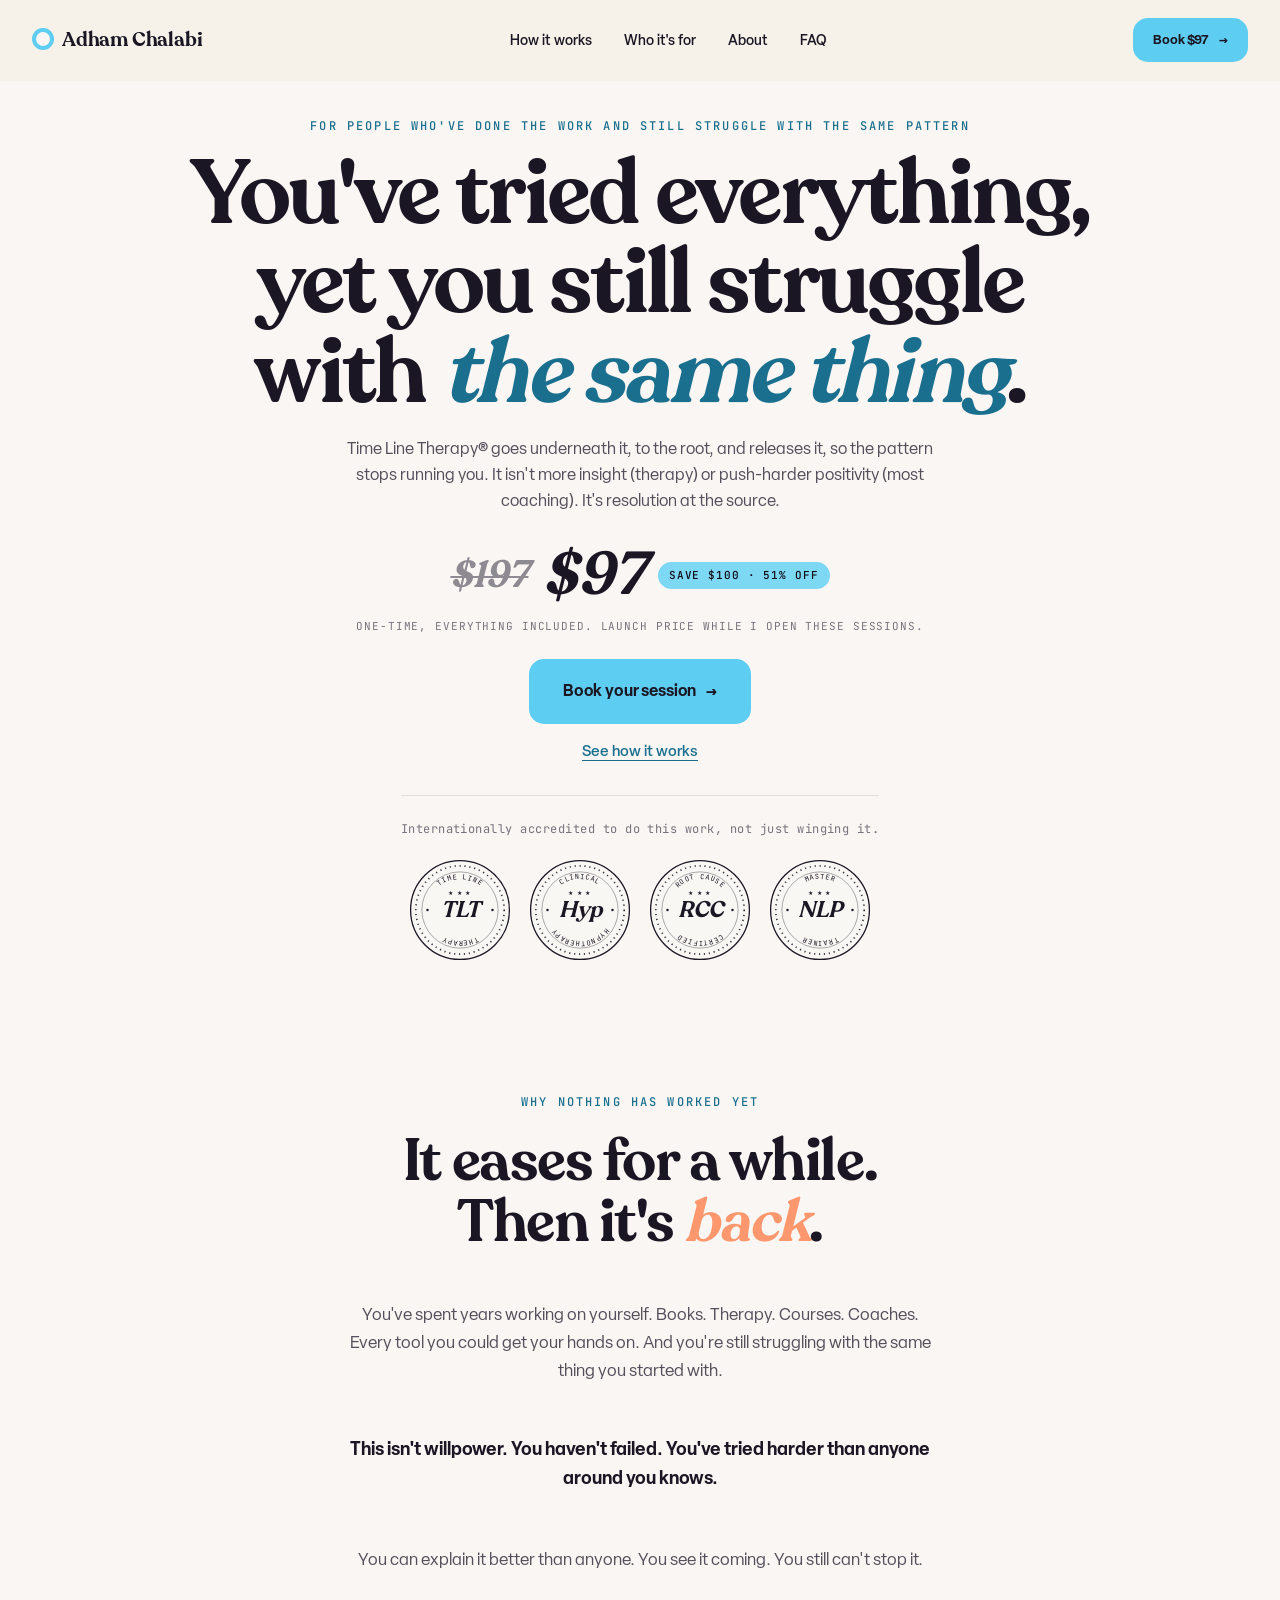
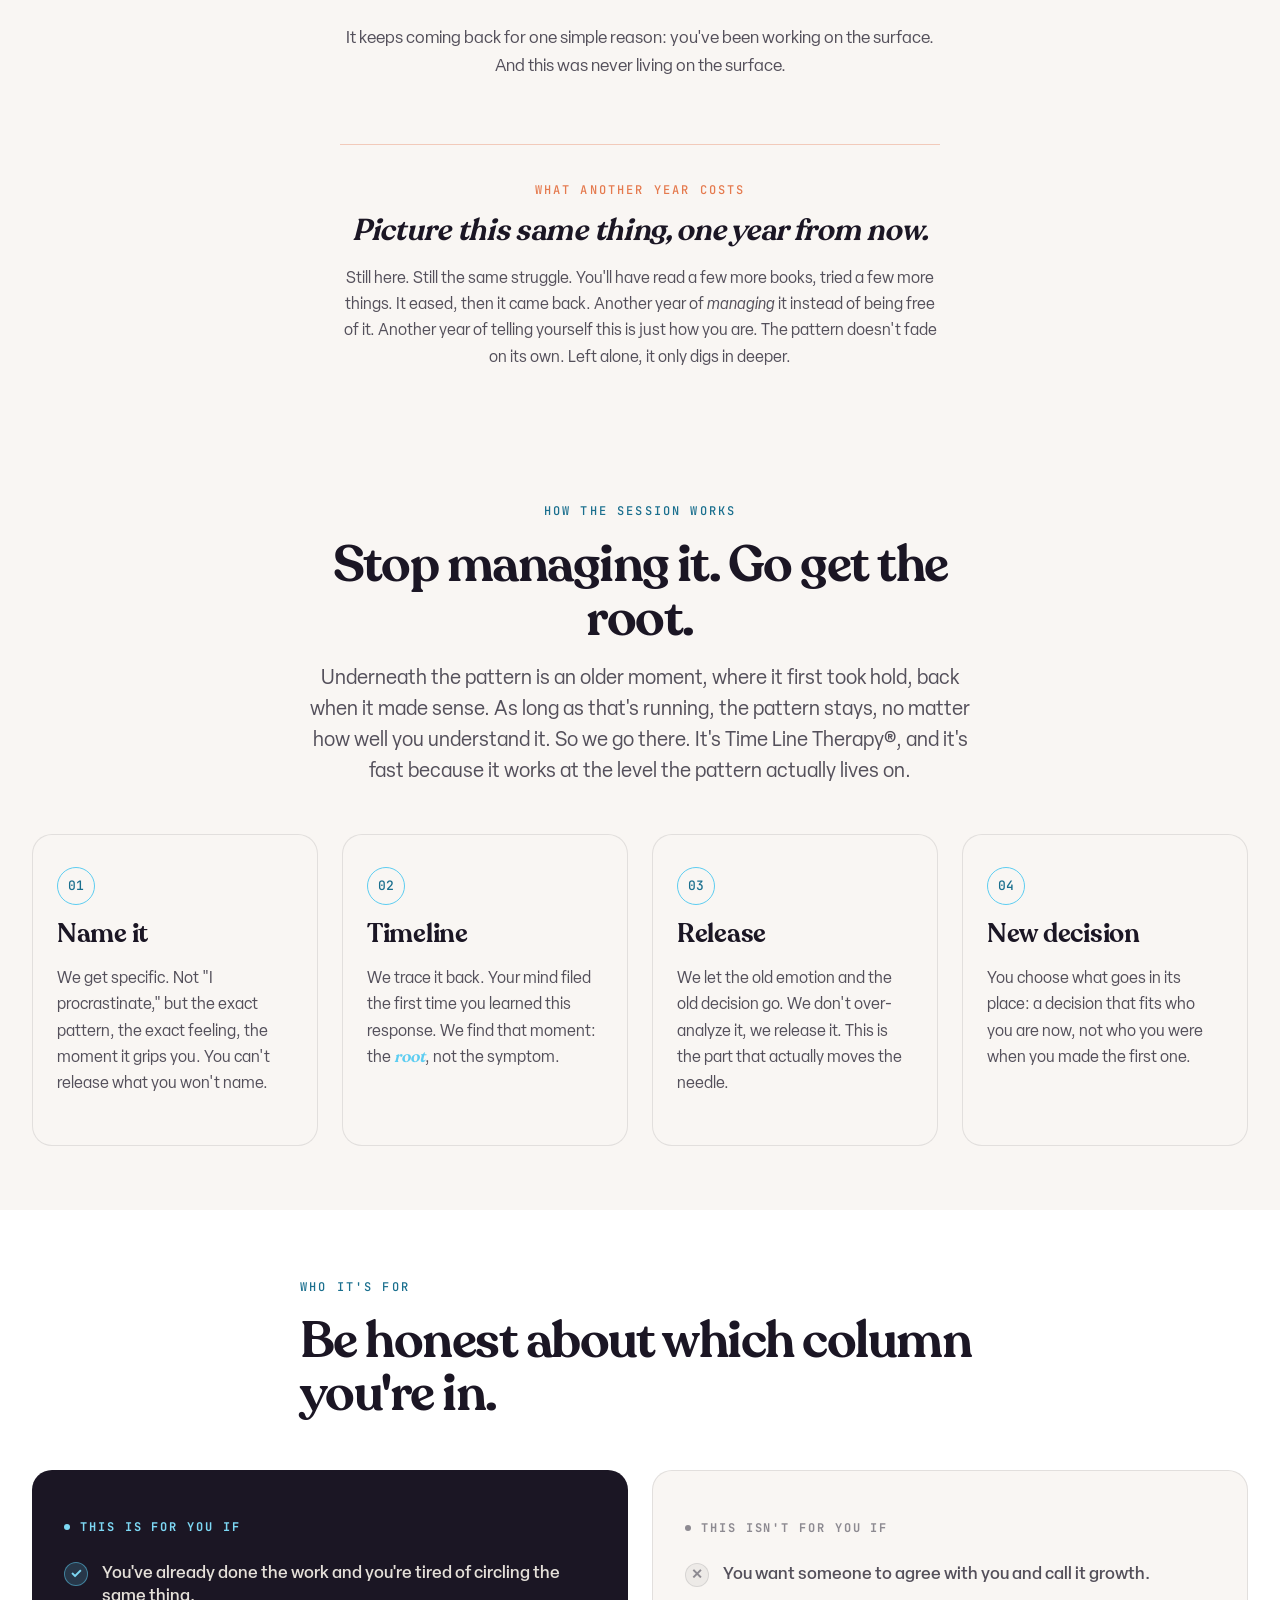
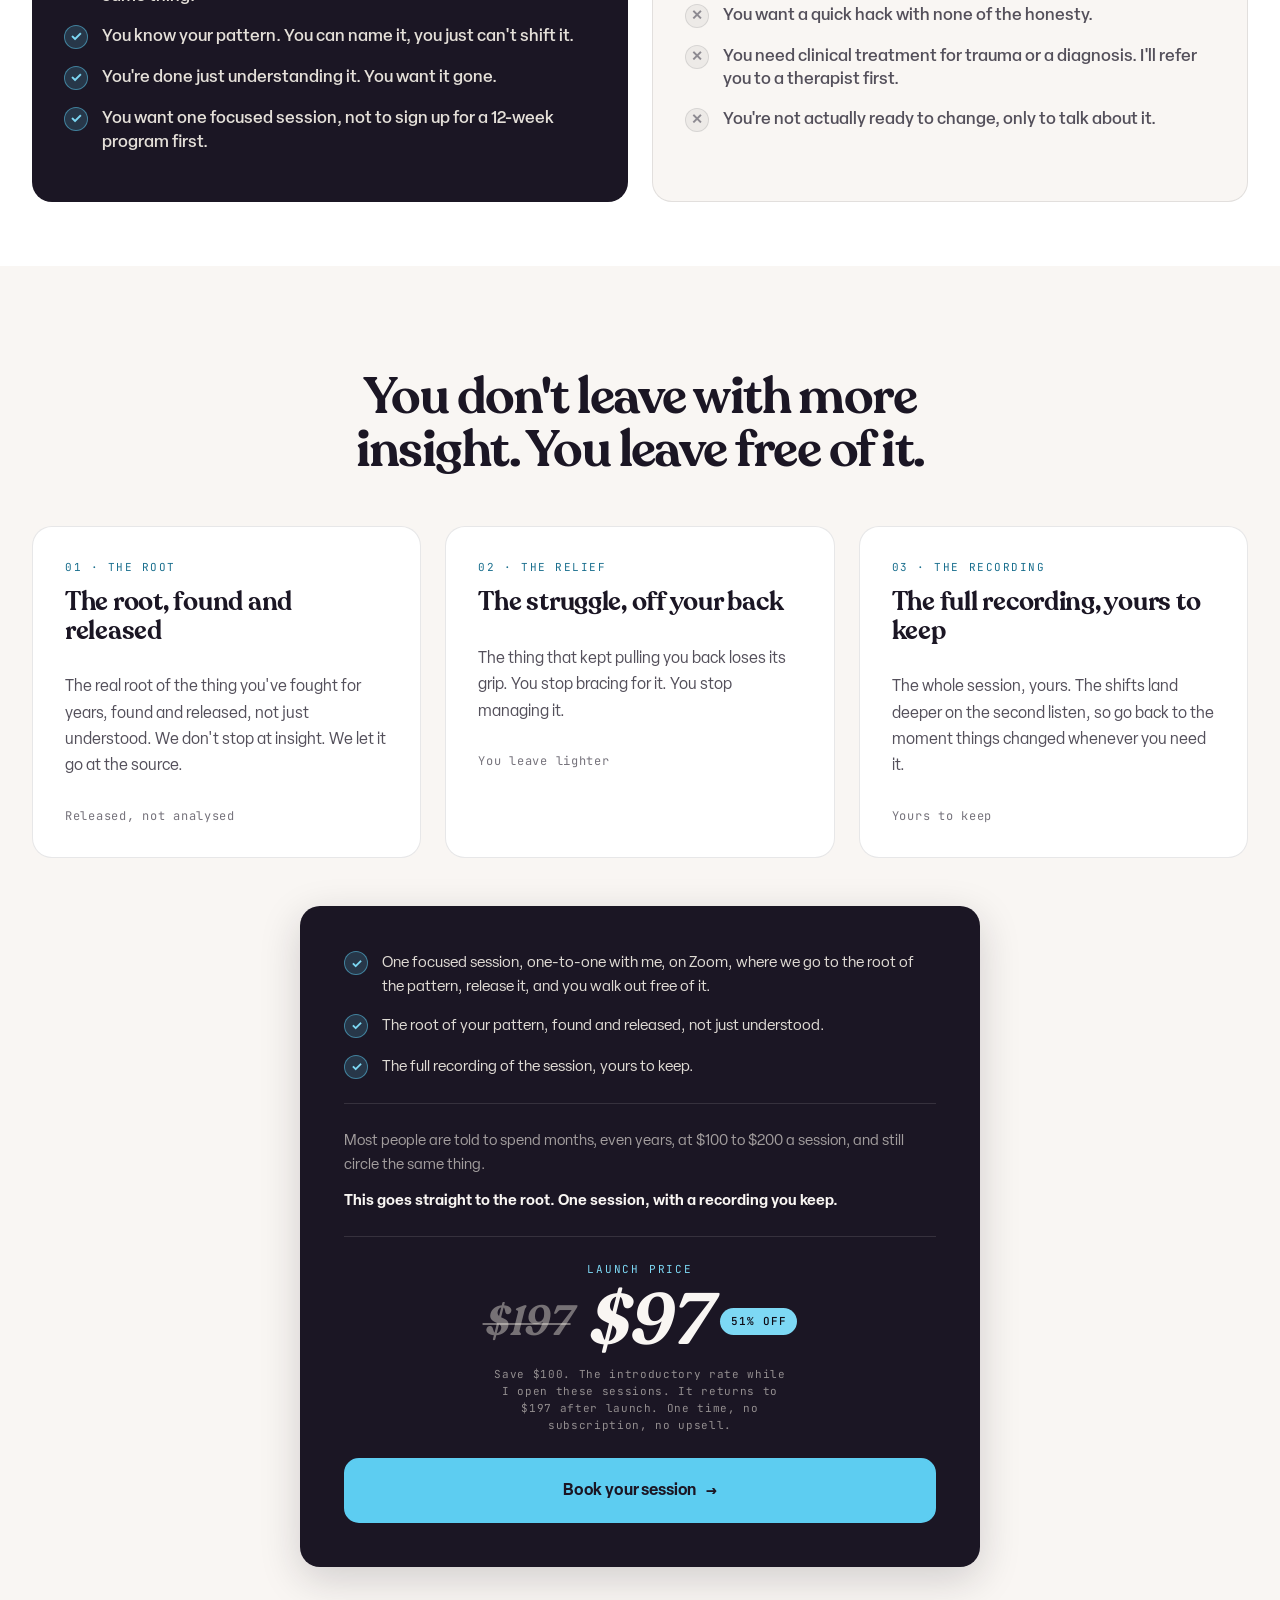
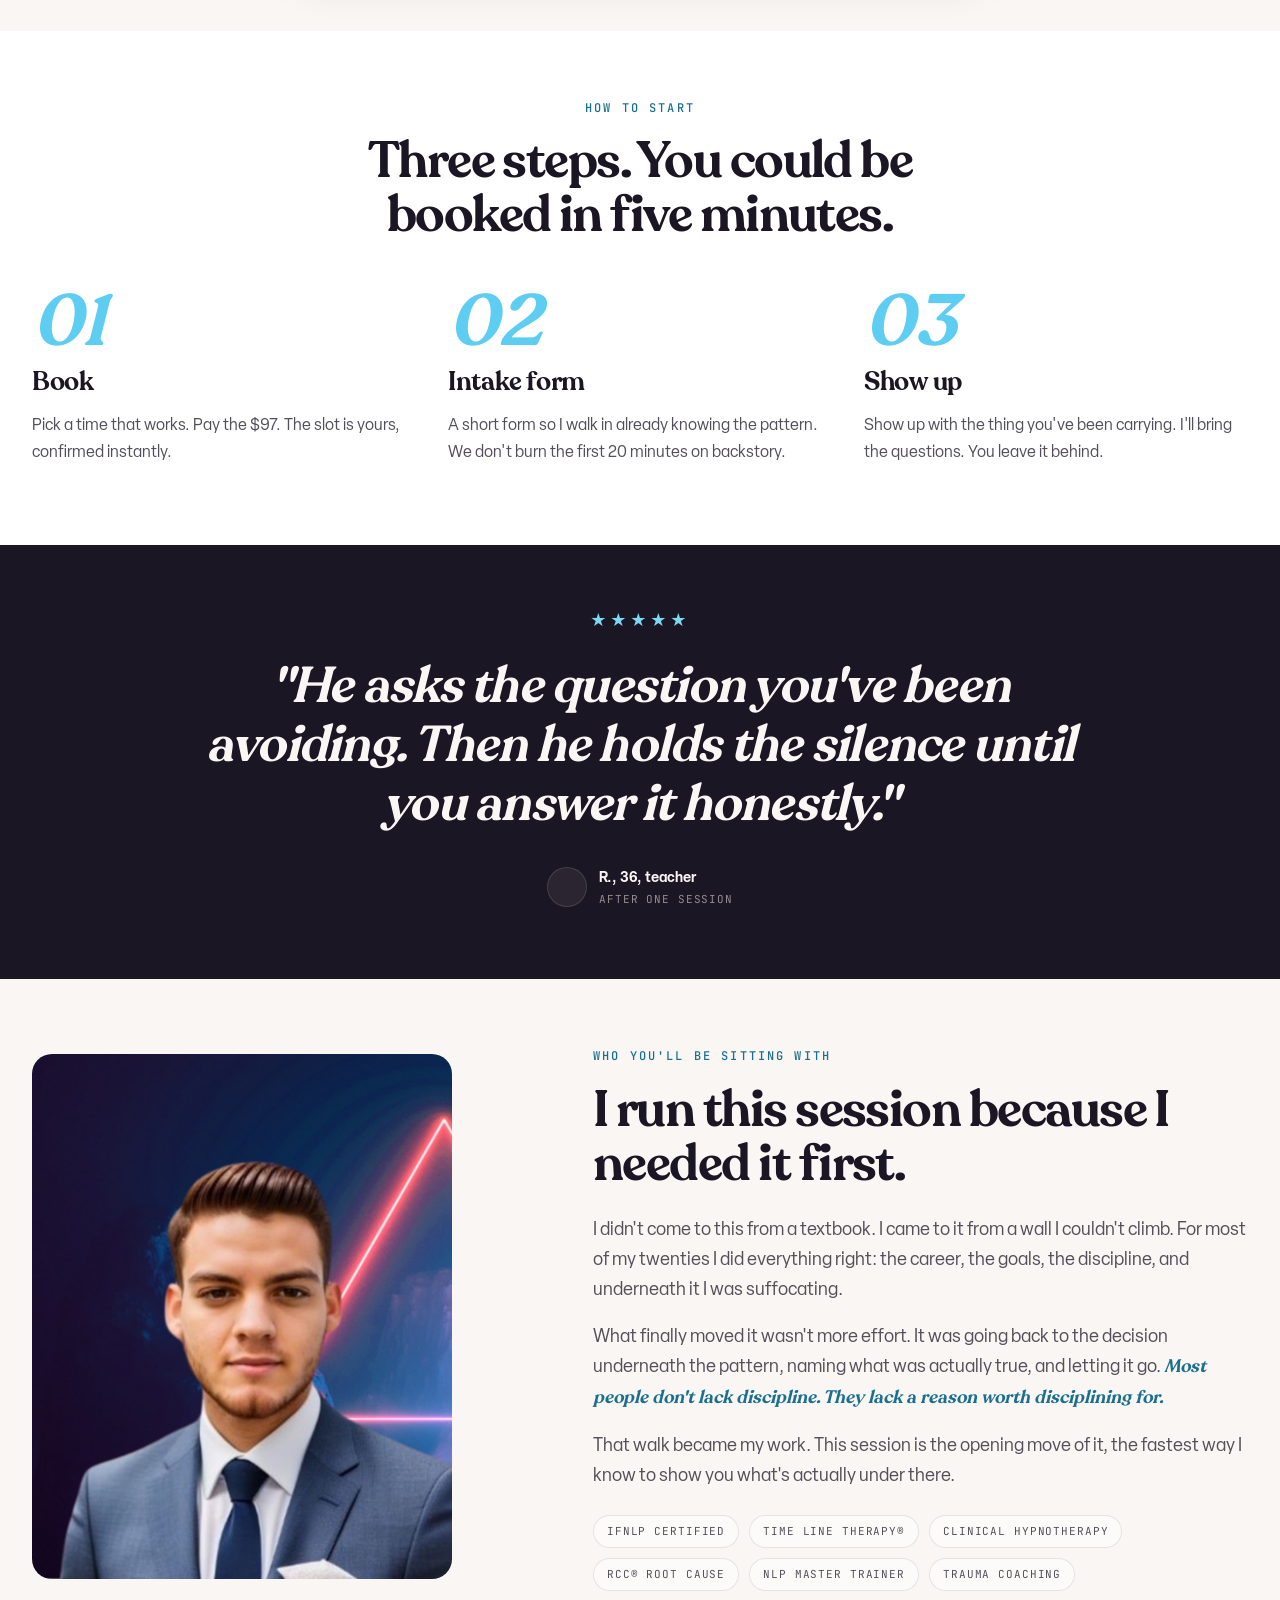
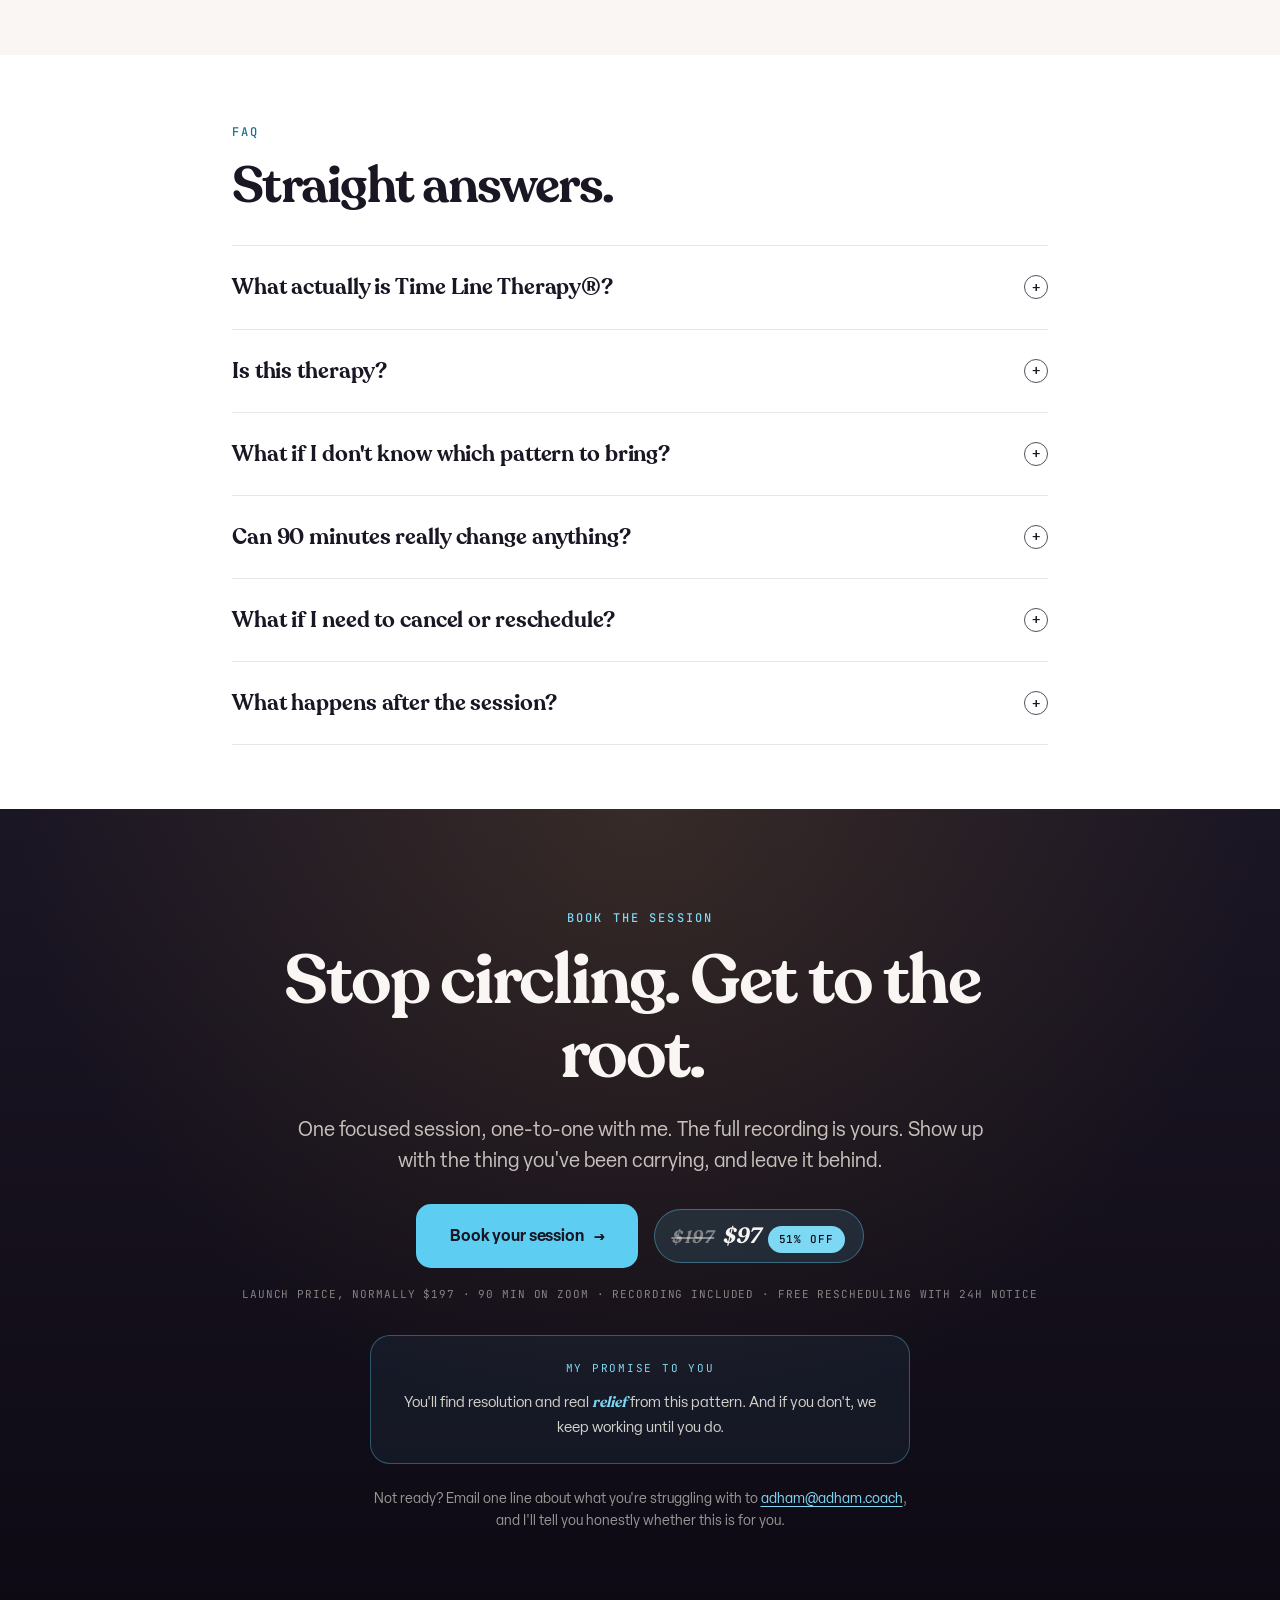
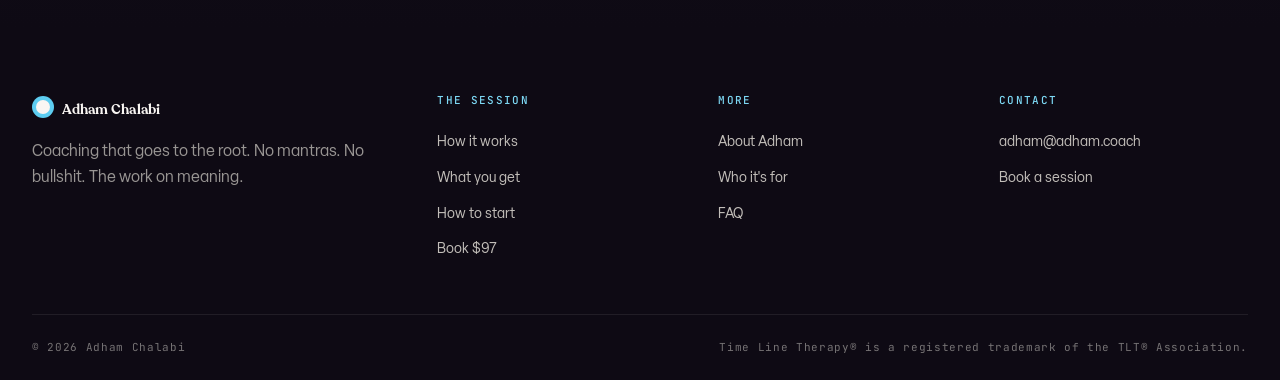
<file: tlt/light/index.html>
<!DOCTYPE html>
<html lang="en">
<head>
  <meta charset="utf-8">
  <meta name="viewport" content="width=device-width, initial-scale=1">
  <title>The Root Session · 90-minute Time Line Therapy® session · Adham Chalabi</title>
  <meta name="description" content="You've tried everything and still struggle with the same thing. In one focused Time Line Therapy® session we go underneath it, find the root, and release it, so the pattern loses its grip. $97, one-time.">

  <meta name="robots" content="noindex">
  <link rel="canonical" href="https://adham.coach/tlt/">
  <link rel="icon" type="image/svg+xml" href="/adham-blob.svg">
  <meta property="og:type" content="website">
  <meta property="og:url" content="https://adham.coach/tlt/">
  <meta property="og:title" content="The Root Session · 90-minute Time Line Therapy® session · Adham Chalabi">
  <meta property="og:description" content="You've tried everything, yet you still struggle with the same thing. One focused Time Line Therapy® session goes underneath it, to the root, and releases it. $97, one-time.">
  <meta property="og:image" content="https://adham.coach/adham-clean.jpg">
  <meta name="twitter:card" content="summary_large_image">

  <link rel="preconnect" href="https://fonts.googleapis.com">
  <link rel="preconnect" href="https://fonts.gstatic.com" crossorigin>
  <link href="https://fonts.googleapis.com/css2?family=Fraunces:ital,opsz,wght@0,9..144,500;0,9..144,600;0,9..144,700;1,9..144,500;1,9..144,600&family=Inter:wght@400;500;600;700&family=JetBrains+Mono:wght@400;500&display=swap" rel="stylesheet">

  <link rel="preload" href="/tlt/fonts/recoleta-semibold.woff2" as="font" type="font/woff2" crossorigin>
  <link rel="preload" href="/tlt/fonts/elza-regular.woff2" as="font" type="font/woff2" crossorigin>
  <link rel="stylesheet" href="/tlt/styles.css">

  <style>
    /* ============================================================
       FUNNEL-SPECIFIC ADDITIONS — built on the site's design tokens
       ============================================================ */

    body { overflow-x: hidden; }

    /* --- Price pill --- */
    .price-pill {
      display: inline-flex;
      align-items: baseline;
      gap: 8px;
      padding: 9px 18px 9px 16px;
      border-radius: var(--r-pill);
      background: rgba(93, 205, 241, 0.12);
      border: 1px solid rgba(93, 205, 241, 0.4);
      font-family: var(--f-mono);
      font-size: 12px;
      letter-spacing: 0.1em;
      text-transform: uppercase;
      color: var(--gold-light);
    }
    .price-pill .amt {
      font-family: var(--f-display);
      font-style: italic;
      font-size: 22px;
      letter-spacing: -0.01em;
      text-transform: none;
      color: var(--ivory);
      font-variation-settings: "opsz" 30;
    }
    .price-pill.on-light {
      background: rgba(93, 205, 241, 0.1);
      border-color: rgba(63, 184, 224, 0.5);
      color: var(--accent-blue-text);
    }
    .price-pill.on-light .amt { color: var(--ink); }

    /* --- Trust line under CTAs --- */
    .trust-line {
      display: flex;
      align-items: center;
      gap: 16px;
      flex-wrap: wrap;
      font-family: var(--f-mono);
      font-size: 11px;
      letter-spacing: 0.08em;
      text-transform: uppercase;
      color: rgba(245, 241, 232, 0.55);
      margin-top: var(--s-4);
    }
    .trust-line .sep { width: 3px; height: 3px; border-radius: 50%; background: currentColor; opacity: 0.5; }

    /* ============================================================
       HERO — centered statement (B)
       ============================================================ */
    #hero-b { display: flex; }

    /* Shared dark hero base */
    .hero-variant {
      background: linear-gradient(135deg, var(--navy-deep) 0%, var(--navy) 48%, var(--navy-2) 100%);
      color: var(--ivory);
      position: relative;
      overflow: hidden;
    }
    .hero-variant .grain {
      position: absolute; inset: 0; z-index: 2; pointer-events: none; opacity: 0.4;
      background-image: repeating-linear-gradient(135deg, transparent 0, transparent 2px, rgba(245,241,232,0.012) 2px, rgba(245,241,232,0.012) 3px);
    }
    .hero-eyebrow { color: var(--gold-light); }
    .hero-variant .display, .hero-variant h1 { color: var(--ivory); }

    /* ---- HERO B : centered statement ---- */
    #hero-b {
      flex-direction: column; align-items: center; justify-content: center; text-align: center;
      min-height: 100vh;
      padding: clamp(120px, 16vh, 170px) 0 clamp(56px, 8vh, 90px);
    }
    #hero-b::before {
      content: ''; position: absolute; top: -10%; left: 50%; transform: translateX(-50%);
      width: 80vw; max-width: 900px; height: 70%;
      background: radial-gradient(ellipse at center, rgba(93,205,241,0.12) 0%, transparent 65%);
      z-index: 1; pointer-events: none;
    }
    .hero-b-inner { position: relative; z-index: 5; max-width: 920px; margin: 0 auto; display: flex; flex-direction: column; align-items: center; }
    .hero-b-inner h1 { font-size: clamp(44px, 7vw, 92px); line-height: 1.0; margin: var(--s-4) 0 var(--s-4); }
    .hero-b-inner h1 .em { color: var(--gold-light); font-style: italic; font-variation-settings: "opsz" 80; }
    .hero-b-inner .lead { font-size: clamp(16px, 1.3vw, 20px); color: rgba(245,241,232,0.82); margin: 0 auto var(--s-6); max-width: 60ch; }
    .hero-b-price {
      display: flex; align-items: center; justify-content: center; gap: 14px; flex-wrap: wrap;
      margin-bottom: var(--s-3);
    }
    .hero-b-price .big {
      font-family: var(--f-display); font-style: italic; font-size: clamp(40px, 5vw, 60px);
      color: var(--ivory); letter-spacing: -0.02em; font-variation-settings: "opsz" 60; line-height: 1;
    }
    .hero-b-price .price-was {
      font-family: var(--f-display); font-style: italic; font-size: clamp(26px, 3vw, 38px); line-height: 1;
      text-decoration: line-through; text-decoration-thickness: 2px;
      color: rgba(245,241,232,0.42);
    }
    .hero-price-note {
      font-family: var(--f-mono); font-size: 11px; letter-spacing: 0.08em; text-transform: uppercase;
      color: rgba(245,241,232,0.5); margin: 0 0 var(--s-5);
    }
    /* shared launch-price badge */
    .save-badge {
      display: inline-flex; align-items: center;
      font-family: var(--f-mono); font-size: 11px; font-weight: 500; letter-spacing: 0.08em; text-transform: uppercase;
      color: var(--navy-deep); background: var(--gold-light); padding: 5px 11px; border-radius: var(--r-pill);
    }
    .hero-b-cta { display: flex; flex-direction: column; gap: 16px; align-items: center; justify-content: center; }
    .hero-text-link {
      font-family: var(--f-body); font-size: 15px; font-weight: 500;
      color: rgba(245,241,232,0.78); text-decoration: underline;
      text-underline-offset: 4px; text-decoration-thickness: 1px;
      transition: color 0.2s;
    }
    .hero-text-link:hover { color: var(--gold-light); }

    @media (max-height: 760px) and (min-width: 881px) {
      #hero-b { padding: 96px 0 48px; }
      .hero-b-inner h1 { font-size: clamp(40px, 5.4vw, 64px); margin: var(--s-3) 0; }
      .hero-b-inner .lead { font-size: 16px; margin-bottom: var(--s-4); }
      .hero-b-price { margin-bottom: var(--s-4); }
      .hero-b-price .big { font-size: clamp(34px, 4vw, 46px); }
    }

    @media (max-width: 880px) {
      #hero-b { min-height: auto; }
    }

    /* ============================================================
       SECTION: PROBLEM
       ============================================================ */
    #problem > .container { max-width: 760px; text-align: center; }
    .problem-statement {
      font-family: var(--f-display); font-weight: 600;
      font-size: clamp(34px, 4.6vw, 60px); line-height: 1.04; letter-spacing: -0.025em;
      max-width: 16ch; color: var(--ink);
    }
    .problem-statement .em-break { font-style: italic; color: var(--accent-coral); font-variation-settings: "opsz" 60; }
    .problem-prose { max-width: 60ch; margin-left: auto; margin-right: auto; display: flex; flex-direction: column; gap: var(--s-4); }
    .problem-prose p { font-size: clamp(17px, 1.3vw, 19px); line-height: 1.65; color: var(--ink-2); }
    .problem-prose .problem-emph { font-weight: 600; color: var(--ink); font-size: clamp(18px, 1.4vw, 21px); }

    /* ============================================================
       SECTION: HOW IT WORKS — 4 cards
       ============================================================ */
    .hiw-grid { display: grid; grid-template-columns: repeat(4, 1fr); gap: var(--s-5); }
    @media (max-width: 980px) { .hiw-grid { grid-template-columns: 1fr 1fr; gap: var(--s-4); } }
    @media (max-width: 520px) { .hiw-grid { grid-template-columns: 1fr; } }
    .hiw-card {
      background: var(--paper); border: 1px solid var(--ink-line); border-radius: var(--r-md);
      padding: var(--s-6) var(--s-5); position: relative; overflow: hidden;
      transition: transform 0.3s cubic-bezier(.4,.1,.2,1), box-shadow 0.3s, border-color 0.3s;
    }
    .hiw-card:hover { transform: translateY(-3px); box-shadow: var(--shadow-2); border-color: rgba(10,10,10,0.16); }
    .hiw-step {
      display: inline-flex; align-items: center; justify-content: center;
      width: 38px; height: 38px; border-radius: 50%;
      border: 1.5px solid var(--accent-blue); color: var(--accent-blue-text);
      font-family: var(--f-mono); font-size: 13px; font-weight: 500; margin-bottom: var(--s-4);
    }
    .hiw-card h3 { font-family: var(--f-display); font-size: 26px; font-weight: 400; letter-spacing: -0.01em; line-height: 1.05; margin: 0 0 var(--s-3); }
    .hiw-arrow { color: var(--accent-blue); font-style: italic; font-family: var(--f-display); }

    /* ============================================================
       SECTION: WHO IT'S FOR — yes / no
       ============================================================ */
    .fit-grid { display: grid; grid-template-columns: 1fr 1fr; gap: var(--s-5); }
    @media (max-width: 768px) { .fit-grid { grid-template-columns: 1fr; } }
    .fit-col { padding: var(--s-7) var(--s-6); border-radius: var(--r-md); }
    .fit-col.yes { background: var(--navy); color: var(--ivory); }
    .fit-col.no { background: var(--paper); border: 1px solid var(--ink-line); }
    .fit-col h3 {
      font-family: var(--f-mono); font-size: 12px; letter-spacing: 0.16em; text-transform: uppercase;
      margin: 0 0 var(--s-5); display: flex; align-items: center; gap: 10px;
    }
    .fit-col.yes h3 { color: var(--gold-light); }
    .fit-col.no h3 { color: var(--ink-faint); }
    .fit-list { list-style: none; padding: 0; margin: 0; display: flex; flex-direction: column; gap: var(--s-4); }
    .fit-list li { display: flex; gap: 14px; align-items: flex-start; font-size: 17px; line-height: 1.4; font-weight: 500; }
    .fit-col.yes .fit-list li { color: rgba(245,241,232,0.92); }
    .fit-col.no .fit-list li { color: var(--ink-2); }
    .fit-mark { flex-shrink: 0; width: 24px; height: 24px; border-radius: 50%; display: flex; align-items: center; justify-content: center; margin-top: 1px; font-size: 14px; font-weight: 700; }
    .fit-col.yes .fit-mark { background: rgba(93,205,241,0.18); color: var(--gold-light); border: 1px solid rgba(93,205,241,0.5); }
    .fit-col.no .fit-mark { background: rgba(27,22,36,0.05); color: var(--ink-faint); border: 1px solid var(--ink-line); }

    /* ============================================================
       SECTION: WHAT YOU GET
       ============================================================ */
    .get-grid { display: grid; grid-template-columns: repeat(3, 1fr); gap: var(--s-5); }
    @media (max-width: 768px) { .get-grid { grid-template-columns: 1fr; } }
    .get-card {
      background: var(--ivory-3); border: 1px solid var(--ink-line); border-radius: var(--r-md);
      padding: var(--s-6); display: flex; flex-direction: column; gap: var(--s-3);
    }
    .get-num { font-family: var(--f-mono); font-size: 11px; letter-spacing: 0.14em; text-transform: uppercase; color: var(--accent-blue-text); }
    .get-card h3 { font-family: var(--f-display); font-size: 26px; font-weight: 400; letter-spacing: -0.01em; line-height: 1.1; margin: 0; }
    .get-card .dur { font-family: var(--f-mono); font-size: 12px; color: var(--ink-soft); letter-spacing: 0.06em; }

    /* ============================================================
       SECTION: PROCESS — 3 steps
       ============================================================ */
    .proc-grid { display: grid; grid-template-columns: repeat(3, 1fr); gap: var(--s-6); }
    @media (max-width: 768px) { .proc-grid { grid-template-columns: 1fr; } }
    .proc-step .proc-num {
      font-family: var(--f-display); font-size: 72px; line-height: 0.9; color: var(--accent-blue);
      font-style: italic; font-variation-settings: "opsz" 60; display: block; margin-bottom: var(--s-3);
    }
    .proc-step h3 { font-family: var(--f-display); font-size: 26px; font-weight: 400; letter-spacing: -0.01em; margin: 0 0 var(--s-2); line-height: 1.1; }

    /* ============================================================
       SECTION: TESTIMONIAL (big)
       ============================================================ */
    .big-quote { max-width: 900px; margin: 0 auto; text-align: center; }
    .big-quote blockquote {
      font-family: var(--f-display); font-style: italic; font-weight: 400;
      font-size: clamp(28px, 4vw, 50px); line-height: 1.18; letter-spacing: -0.015em;
      margin: var(--s-5) 0 var(--s-6); color: var(--ivory);
    }
    .big-quote .stars { color: var(--gold-light); letter-spacing: 0.2em; font-size: 16px; }
    .big-quote cite { font-style: normal; display: inline-flex; align-items: center; gap: 12px; justify-content: center; }
    .big-quote cite .who { font-family: var(--f-body); font-weight: 600; font-size: 14px; color: var(--ivory); }
    .big-quote cite .role { font-family: var(--f-mono); font-size: 11px; letter-spacing: 0.08em; text-transform: uppercase; color: rgba(245,241,232,0.55); }

    /* ============================================================
       SECTION: ABOUT
       ============================================================ */
    .about-grid { display: grid; grid-template-columns: 0.85fr 1.15fr; gap: clamp(40px, 6vw, 80px); align-items: center; }
    @media (max-width: 880px) { .about-grid { grid-template-columns: 1fr; gap: 40px; } }
    .about-photo { position: relative; width: 100%; max-width: 420px; aspect-ratio: 4/5; border-radius: var(--r-md); overflow: hidden; }
    .about-photo img { width: 100%; height: 100%; object-fit: cover; object-position: center 25%; }
    .about-photo .frame { position: absolute; inset: -14px; border: 1.5px solid var(--accent-blue); border-radius: var(--r-md); z-index: -1; transform: translate(14px, 14px); }
    .about-story p { margin-bottom: var(--s-4); }
    .about-story em { font-family: var(--f-display); font-style: italic; color: var(--accent-blue-text); }
    .cred-tags { display: flex; flex-wrap: wrap; gap: 10px; margin-top: var(--s-5); }
    .cred-tag {
      font-family: var(--f-mono); font-size: 11px; letter-spacing: 0.08em; text-transform: uppercase;
      color: var(--ink-2); padding: 7px 13px; border: 1px solid var(--ink-line); border-radius: var(--r-pill);
      background: rgba(255,255,255,0.5);
    }

    /* ============================================================
       HERO AUTHORITY STRIP (change 4)
       ============================================================ */
    .hero-authority {
      margin-top: var(--s-6); padding-top: var(--s-5);
      border-top: 1px solid rgba(245,241,232,0.12);
      display: flex; flex-direction: column; align-items: center; gap: var(--s-4);
      max-width: 620px;
    }
    .hero-authority .authority-line {
      font-family: var(--f-mono); font-size: 12px; letter-spacing: 0.04em;
      color: rgba(245,241,232,0.6); margin: 0;
    }
    .hero-authority .cred-seals { display: flex; flex-wrap: wrap; justify-content: center; gap: 16px; margin-top: 4px; }
    .cred-seal { width: 104px; height: 104px; overflow: visible; flex: 0 0 auto; color: var(--ivory); transition: transform 0.3s cubic-bezier(.4,.1,.2,1); }
    .cred-seal:hover { transform: translateY(-3px) rotate(-2deg); }
    .cred-seal .seal-arc { font-family: var(--f-mono); font-size: 8px; letter-spacing: 1.1px; fill: var(--ivory); text-anchor: middle; }
    .cred-seal .seal-mono { font-family: var(--f-display); font-style: italic; font-weight: 600; font-size: 26px; fill: var(--ivory); text-anchor: middle; }
    .cred-seal .seal-stars { font-size: 6px; fill: var(--ivory); letter-spacing: 1.5px; text-anchor: middle; }
    .cred-seal .seal-dot { fill: var(--ivory); }

    /* ============================================================
       STAKES OF INACTION (change 2) — closes the Problem section
       ============================================================ */
    .stakes {
      max-width: 60ch; margin: var(--s-7) auto 0; padding-top: var(--s-6);
      border-top: 1px solid rgba(229,122,78,0.35);
    }
    .stakes .stakes-label {
      font-family: var(--f-mono); font-size: 12px; font-weight: 500; letter-spacing: 0.18em;
      text-transform: uppercase; color: var(--accent-coral-dk);
    }
    .stakes .stakes-lead {
      font-family: var(--f-display); font-weight: 600; font-style: italic;
      font-size: clamp(22px, 2.4vw, 30px); line-height: 1.15; letter-spacing: -0.01em;
      color: var(--ink); margin: var(--s-3) 0 var(--s-4);
      font-variation-settings: "opsz" 50;
    }
    .stakes p.body { font-size: clamp(16px, 1.2vw, 18px); line-height: 1.65; color: var(--ink-2); margin: 0; }

    /* ============================================================
       OFFER STACK (change 3) — anchored value before $97
       ============================================================ */
    .offer-stack {
      max-width: 680px; margin: var(--s-7) auto 0;
      background: var(--navy); color: var(--ivory);
      border-radius: var(--r-md); padding: clamp(28px, 4vw, 44px);
      text-align: left; box-shadow: var(--shadow-navy);
    }
    .offer-stack .stack-list { list-style: none; padding: 0; margin: 0; display: flex; flex-direction: column; gap: var(--s-4); }
    .offer-stack .stack-list li {
      display: flex; gap: 14px; align-items: flex-start;
      font-size: clamp(15px, 1.2vw, 17px); line-height: 1.5; color: rgba(245,241,232,0.9);
    }
    .offer-stack .stack-check {
      flex-shrink: 0; width: 24px; height: 24px; border-radius: 50%; margin-top: 1px;
      display: flex; align-items: center; justify-content: center; font-size: 13px; font-weight: 700;
      background: rgba(93,205,241,0.18); color: var(--gold-light); border: 1px solid rgba(93,205,241,0.5);
    }
    .offer-stack .stack-anchor {
      margin: var(--s-5) 0; padding: var(--s-5) 0;
      border-top: 1px solid rgba(245,241,232,0.12); border-bottom: 1px solid rgba(245,241,232,0.12);
      display: flex; flex-direction: column; gap: var(--s-3);
    }
    .offer-stack .stack-anchor p { margin: 0; font-size: 15px; line-height: 1.6; color: rgba(245,241,232,0.62); }
    .offer-stack .stack-anchor p.emph { color: var(--ivory); font-weight: 600; }
    .offer-stack .stack-price { display: flex; flex-direction: column; align-items: center; text-align: center; gap: 8px; margin-bottom: var(--s-5); }
    .offer-stack .stack-price-label { font-family: var(--f-mono); font-size: 11px; letter-spacing: 0.16em; text-transform: uppercase; color: var(--gold-light); }
    .offer-stack .stack-price-row { display: flex; align-items: center; justify-content: center; gap: 14px; flex-wrap: wrap; }
    .offer-stack .stack-price-amt { font-family: var(--f-display); font-style: italic; font-size: clamp(52px, 7vw, 72px); line-height: 1; letter-spacing: -0.02em; color: var(--ivory); font-variation-settings: "opsz" 60; }
    .offer-stack .price-was { font-family: var(--f-display); font-style: italic; font-size: clamp(30px, 4vw, 42px); line-height: 1; text-decoration: line-through; text-decoration-thickness: 2px; color: rgba(245,241,232,0.42); }
    .offer-stack .stack-price-sub { font-family: var(--f-mono); font-size: 11px; letter-spacing: 0.06em; color: rgba(245,241,232,0.55); max-width: 42ch; }
    /* price pill (final CTA) was/now */
    .price-pill .price-was { font-family: var(--f-display); font-style: italic; font-size: 18px; text-decoration: line-through; text-decoration-thickness: 1.5px; color: rgba(245,241,232,0.45); }
    .offer-stack .btn { display: flex; }

    /* ============================================================
       GUARANTEE (change 6) + TRANSITIONAL CTA (change 7)
       ============================================================ */
    .guarantee {
      max-width: 540px; margin: var(--s-6) auto 0; padding: var(--s-5) var(--s-6);
      border: 1px solid rgba(93,205,241,0.35); border-radius: var(--r-md);
      background: rgba(93,205,241,0.06);
    }
    .guarantee .guarantee-label {
      display: block; font-family: var(--f-mono); font-size: 11px; letter-spacing: 0.16em;
      text-transform: uppercase; color: var(--gold-light); margin-bottom: var(--s-3);
    }
    .guarantee p { margin: 0; font-size: 15px; line-height: 1.6; color: rgba(245,241,232,0.85); }
    .guarantee p .em { color: var(--gold-light); font-style: italic; font-family: var(--f-display); }
    .transitional-cta {
      margin: var(--s-5) auto 0; max-width: 540px;
      font-size: 14px; line-height: 1.6; color: rgba(245,241,232,0.6);
    }
    .transitional-cta a { color: var(--gold-light); text-decoration: underline; text-underline-offset: 3px; }
    .transitional-cta a:hover { color: var(--ivory); }

  </style>

  <!-- ============================================================
       LIGHT HERO VARIANT — flat white, no gradient/glow/grain
       ============================================================ -->
  <style>
    #hero-b {
      background: var(--ivory);
      color: var(--ink);
      min-height: auto;
      padding: clamp(104px, 13vh, 140px) 0 clamp(48px, 7vh, 80px);
    }
    #hero-b::before { display: none; }
    .hero-variant .grain { display: none; }
    .hero-variant, .hero-variant .display, .hero-variant h1 { color: var(--ink); }
    .hero-eyebrow { color: var(--accent-blue-text); }
    .hero-b-inner h1 .em { color: var(--accent-blue-text); }
    .hero-b-inner .lead { color: var(--ink-2); }
    .hero-b-price .big { color: var(--ink); }
    .hero-b-price .price-was { color: var(--ink-faint); }
    .hero-price-note { color: var(--ink-soft); }
    .hero-authority { border-top-color: var(--ink-line); }
    .hero-authority .authority-line { color: var(--ink-soft); }
    .cred-seal { color: var(--ink); }
    .cred-seal .seal-arc, .cred-seal .seal-mono, .cred-seal .seal-stars, .cred-seal .seal-dot { fill: var(--ink); }
    .hero-text-link { color: var(--accent-blue-text); }
    .hero-text-link:hover { color: var(--ink); }
    /* Light nav over the white hero (neutralizes the JS-applied .dark state) */
    .nav.dark { background: rgba(245,241,232,0.85); color: var(--ink); border-bottom-color: transparent; }
    .nav.dark.scrolled { background: rgba(245,241,232,0.94); border-bottom-color: var(--ink-line); }
    .nav.dark .logo .mark::after { background: var(--ivory); }
  </style>
</head>
<body>
  <a class="skip-link" href="#main">Skip to content</a>

  <!-- ============================ NAV ============================ -->
  <nav class="nav dark" id="nav">
    <div class="nav-inner">
      <a href="#top" class="logo"><span class="mark"></span> Adham Chalabi</a>
      <ul class="nav-links">
        <li><a href="#how">How it works</a></li>
        <li><a href="#fit">Who it's for</a></li>
        <li><a href="#about">About</a></li>
        <li><a href="#faq">FAQ</a></li>
      </ul>
      <a href="#book" class="btn gold sm nav-cta">Book $97 <span class="arrow">→</span></a>
    </div>
  </nav>

  <div id="top"></div>

  <main id="main">
  <!-- HERO — centered statement -->
  <header class="hero-variant" id="hero-b">
    <div class="grain"></div>
    <div class="container">
      <div class="hero-b-inner">
        <div class="eyebrow hero-eyebrow fade-up" style="--delay:0.05s;">For people who've done the work and still struggle with the same pattern</div>
        <h1 class="display fade-up" style="--delay:0.1s;">You've tried everything, yet you still struggle with <span class="em">the same thing</span>.</h1>
        <p class="lead fade-up" style="--delay:0.2s;">Time Line Therapy® goes underneath it, to the root, and releases it, so the pattern stops running you. It isn't more insight (therapy) or push-harder positivity (most coaching). It's resolution at the source.</p>
        <div class="hero-b-price fade-up" style="--delay:0.3s;">
          <span class="price-was">$197</span>
          <span class="big">$97</span>
          <span class="save-badge">Save $100 · 51% off</span>
        </div>
        <p class="hero-price-note fade-up" style="--delay:0.34s;">One-time, everything included. Launch price while I open these sessions.</p>
        <div class="hero-b-cta fade-up" style="--delay:0.35s;">
          <a href="#book" class="btn gold lg">Book your session <span class="arrow">→</span></a>
          <a href="#how" class="hero-text-link">See how it works</a>
        </div>
        <div class="hero-authority fade-up" style="--delay:0.45s;">
          <p class="authority-line">Internationally accredited to do this work, not just winging it.</p>
          <div class="cred-seals">
            <svg class="cred-seal" viewBox="0 0 120 120" xmlns="http://www.w3.org/2000/svg" role="img" aria-label="Time Line Therapy certified">
              <defs>
                <path id="cs-t1" d="M 24 60 A 36 36 0 0 1 96 60" fill="none"/>
                <path id="cs-b1" d="M 96 60 A 36 36 0 0 1 24 60" fill="none"/>
              </defs>
              <circle cx="60" cy="60" r="57" fill="rgba(255,255,255,0.06)" stroke="currentColor" stroke-width="1.5"/>
              <circle cx="60" cy="60" r="51" fill="none" stroke="currentColor" stroke-width="2" stroke-dasharray="1.4 4.3" opacity="0.85"/>
              <circle cx="60" cy="60" r="44" fill="none" stroke="currentColor" stroke-width="0.8" opacity="0.5"/>
              <text class="seal-arc"><textPath href="#cs-t1" startOffset="50%">TIME LINE</textPath></text>
              <text class="seal-arc"><textPath href="#cs-b1" startOffset="50%">THERAPY</textPath></text>
              <text x="60" y="60" class="seal-mono" dominant-baseline="central">TLT</text>
              <text x="60" y="43" class="seal-stars">★ ★ ★</text>
              <circle cx="22.5" cy="60" r="1.4" class="seal-dot"/>
              <circle cx="97.5" cy="60" r="1.4" class="seal-dot"/>
            </svg>
            <svg class="cred-seal" viewBox="0 0 120 120" xmlns="http://www.w3.org/2000/svg" role="img" aria-label="Clinical Hypnotherapy">
              <defs>
                <path id="cs-t2" d="M 24 60 A 36 36 0 0 1 96 60" fill="none"/>
                <path id="cs-b2" d="M 96 60 A 36 36 0 0 1 24 60" fill="none"/>
              </defs>
              <circle cx="60" cy="60" r="57" fill="rgba(255,255,255,0.06)" stroke="currentColor" stroke-width="1.5"/>
              <circle cx="60" cy="60" r="51" fill="none" stroke="currentColor" stroke-width="2" stroke-dasharray="1.4 4.3" opacity="0.85"/>
              <circle cx="60" cy="60" r="44" fill="none" stroke="currentColor" stroke-width="0.8" opacity="0.5"/>
              <text class="seal-arc"><textPath href="#cs-t2" startOffset="50%">CLINICAL</textPath></text>
              <text class="seal-arc"><textPath href="#cs-b2" startOffset="50%">HYPNOTHERAPY</textPath></text>
              <text x="60" y="60" class="seal-mono" dominant-baseline="central">Hyp</text>
              <text x="60" y="43" class="seal-stars">★ ★ ★</text>
              <circle cx="22.5" cy="60" r="1.4" class="seal-dot"/>
              <circle cx="97.5" cy="60" r="1.4" class="seal-dot"/>
            </svg>
            <svg class="cred-seal" viewBox="0 0 120 120" xmlns="http://www.w3.org/2000/svg" role="img" aria-label="RCC Root Cause certified">
              <defs>
                <path id="cs-t3" d="M 24 60 A 36 36 0 0 1 96 60" fill="none"/>
                <path id="cs-b3" d="M 96 60 A 36 36 0 0 1 24 60" fill="none"/>
              </defs>
              <circle cx="60" cy="60" r="57" fill="rgba(255,255,255,0.06)" stroke="currentColor" stroke-width="1.5"/>
              <circle cx="60" cy="60" r="51" fill="none" stroke="currentColor" stroke-width="2" stroke-dasharray="1.4 4.3" opacity="0.85"/>
              <circle cx="60" cy="60" r="44" fill="none" stroke="currentColor" stroke-width="0.8" opacity="0.5"/>
              <text class="seal-arc"><textPath href="#cs-t3" startOffset="50%">ROOT CAUSE</textPath></text>
              <text class="seal-arc"><textPath href="#cs-b3" startOffset="50%">CERTIFIED</textPath></text>
              <text x="60" y="60" class="seal-mono" dominant-baseline="central">RCC</text>
              <text x="60" y="43" class="seal-stars">★ ★ ★</text>
              <circle cx="22.5" cy="60" r="1.4" class="seal-dot"/>
              <circle cx="97.5" cy="60" r="1.4" class="seal-dot"/>
            </svg>
            <svg class="cred-seal" viewBox="0 0 120 120" xmlns="http://www.w3.org/2000/svg" role="img" aria-label="NLP Master Trainer">
              <defs>
                <path id="cs-t4" d="M 24 60 A 36 36 0 0 1 96 60" fill="none"/>
                <path id="cs-b4" d="M 96 60 A 36 36 0 0 1 24 60" fill="none"/>
              </defs>
              <circle cx="60" cy="60" r="57" fill="rgba(255,255,255,0.06)" stroke="currentColor" stroke-width="1.5"/>
              <circle cx="60" cy="60" r="51" fill="none" stroke="currentColor" stroke-width="2" stroke-dasharray="1.4 4.3" opacity="0.85"/>
              <circle cx="60" cy="60" r="44" fill="none" stroke="currentColor" stroke-width="0.8" opacity="0.5"/>
              <text class="seal-arc"><textPath href="#cs-t4" startOffset="50%">MASTER</textPath></text>
              <text class="seal-arc"><textPath href="#cs-b4" startOffset="50%">TRAINER</textPath></text>
              <text x="60" y="60" class="seal-mono" dominant-baseline="central">NLP</text>
              <text x="60" y="43" class="seal-stars">★ ★ ★</text>
              <circle cx="22.5" cy="60" r="1.4" class="seal-dot"/>
              <circle cx="97.5" cy="60" r="1.4" class="seal-dot"/>
            </svg>
          </div>
        </div>
      </div>
    </div>
  </header>

  <!-- ========================= PROBLEM ========================= -->
  <section class="section" id="problem">
    <div class="container">
      <span class="eyebrow fade-up">Why nothing has worked yet</span>
      <h2 class="problem-statement display fade-up" style="--delay:0.1s; margin:18px auto 28px;">It eases for a while.<br>Then it's <span class="em-break">back</span>.</h2>
      <div class="problem-prose">
        <p class="fade-up" style="--delay:0.15s;">You've spent years working on yourself. Books. Therapy. Courses. Coaches. Every tool you could get your hands on. And you're still struggling with the same thing you started with.</p>
        <p class="problem-emph fade-up" style="--delay:0.2s;">This isn't willpower. You haven't failed. You've tried harder than anyone around you knows.</p>
        <p class="fade-up" style="--delay:0.25s;">You can explain it better than anyone. You see it coming. You still can't stop it.</p>
        <p class="fade-up" style="--delay:0.3s;">It keeps coming back for one simple reason: you've been working on the surface. And this was never living on the surface.</p>
      </div>
      <div class="stakes fade-up" style="--delay:0.35s;">
        <span class="stakes-label">What another year costs</span>
        <p class="stakes-lead">Picture this same thing, one year from now.</p>
        <p class="body">Still here. Still the same struggle. You'll have read a few more books, tried a few more things. It eased, then it came back. Another year of <em>managing</em> it instead of being free of it. Another year of telling yourself this is just how you are. The pattern doesn't fade on its own. Left alone, it only digs in deeper.</p>
      </div>
    </div>
  </section>

  <!-- ======================= HOW IT WORKS ======================= -->
  <section class="section" id="how">
    <div class="container">
      <div style="max-width:680px; margin:0 auto var(--s-7); text-align:center;">
        <span class="eyebrow fade-up">How the session works</span>
        <h2 class="display h-lg fade-up" style="--delay:0.1s; margin:16px 0;">Stop managing it. Go get the root.</h2>
        <p class="lead fade-up" style="--delay:0.2s; margin:0 auto;">Underneath the pattern is an older moment, where it first took hold, back when it made sense. As long as that's running, the pattern stays, no matter how well you understand it. So we go there. It's Time Line Therapy®, and it's fast because it works at the level the pattern actually lives on.</p>
      </div>
      <div class="hiw-grid">
        <div class="hiw-card fade-up" style="--delay:0s;">
          <span class="hiw-step">01</span>
          <h3>Name it</h3>
          <p class="body">We get specific. Not "I procrastinate," but the exact pattern, the exact feeling, the moment it grips you. You can't release what you won't name.</p>
        </div>
        <div class="hiw-card fade-up" style="--delay:0.08s;">
          <span class="hiw-step">02</span>
          <h3>Timeline</h3>
          <p class="body">We trace it back. Your mind filed the first time you learned this response. We find that moment: the <span class="hiw-arrow">root</span>, not the symptom.</p>
        </div>
        <div class="hiw-card fade-up" style="--delay:0.16s;">
          <span class="hiw-step">03</span>
          <h3>Release</h3>
          <p class="body">We let the old emotion and the old decision go. We don't over-analyze it, we release it. This is the part that actually moves the needle.</p>
        </div>
        <div class="hiw-card fade-up" style="--delay:0.24s;">
          <span class="hiw-step">04</span>
          <h3>New decision</h3>
          <p class="body">You choose what goes in its place: a decision that fits who you are now, not who you were when you made the first one.</p>
        </div>
      </div>
    </div>
  </section>

  <!-- ======================= WHO IT'S FOR ======================= -->
  <section class="section cream" id="fit">
    <div class="container">
      <div style="max-width:680px; margin:0 auto var(--s-7);">
        <span class="eyebrow fade-up">Who it's for</span>
        <h2 class="display h-lg fade-up" style="--delay:0.1s; margin:16px 0;">Be honest about which column you're in.</h2>
      </div>
      <div class="fit-grid">
        <div class="fit-col yes fade-up">
          <h3><span class="dot" style="background:var(--gold-light);"></span> This is for you if</h3>
          <ul class="fit-list">
            <li><span class="fit-mark">✓</span> You've already done the work and you're tired of circling the same thing.</li>
            <li><span class="fit-mark">✓</span> You know your pattern. You can name it, you just can't shift it.</li>
            <li><span class="fit-mark">✓</span> You're done just understanding it. You want it gone.</li>
            <li><span class="fit-mark">✓</span> You want one focused session, not to sign up for a 12-week program first.</li>
          </ul>
        </div>
        <div class="fit-col no fade-up" style="--delay:0.1s;">
          <h3><span class="dot" style="background:var(--ink-faint);"></span> This isn't for you if</h3>
          <ul class="fit-list">
            <li><span class="fit-mark">✕</span> You want someone to agree with you and call it growth.</li>
            <li><span class="fit-mark">✕</span> You want a quick hack with none of the honesty.</li>
            <li><span class="fit-mark">✕</span> You need clinical treatment for trauma or a diagnosis. I'll refer you to a therapist first.</li>
            <li><span class="fit-mark">✕</span> You're not actually ready to change, only to talk about it.</li>
          </ul>
        </div>
      </div>
    </div>
  </section>

  <!-- ======================= WHAT YOU GET ======================= -->
  <section class="section" id="get">
    <div class="container">
      <div style="max-width:680px; margin:0 auto var(--s-7); text-align:center;">
        <span class="eyebrow fade-up">What you walk away with</span>
        <h2 class="display h-lg fade-up" style="--delay:0.1s; margin:16px 0;">You don't leave with more insight. You leave free of it.</h2>
      </div>
      <div class="get-grid">
        <div class="get-card fade-up">
          <span class="get-num">01 · The root</span>
          <h3>The root, found and released</h3>
          <p class="body">The real root of the thing you've fought for years, found and released, not just understood. We don't stop at insight. We let it go at the source.</p>
          <span class="dur">Released, not analysed</span>
        </div>
        <div class="get-card fade-up" style="--delay:0.08s;">
          <span class="get-num">02 · The relief</span>
          <h3>The struggle, off your back</h3>
          <p class="body">The thing that kept pulling you back loses its grip. You stop bracing for it. You stop managing it.</p>
          <span class="dur">You leave lighter</span>
        </div>
        <div class="get-card fade-up" style="--delay:0.16s;">
          <span class="get-num">03 · The recording</span>
          <h3>The full recording, yours to keep</h3>
          <p class="body">The whole session, yours. The shifts land deeper on the second listen, so go back to the moment things changed whenever you need it.</p>
          <span class="dur">Yours to keep</span>
        </div>
      </div>
      <div class="offer-stack fade-up" style="--delay:0.1s;">
        <ul class="stack-list">
          <li><span class="stack-check">✓</span> One focused session, one-to-one with me, on Zoom, where we go to the root of the pattern, release it, and you walk out free of it.</li>
          <li><span class="stack-check">✓</span> The root of your pattern, found and released, not just understood.</li>
          <li><span class="stack-check">✓</span> The full recording of the session, yours to keep.</li>
        </ul>
        <div class="stack-anchor">
          <p>Most people are told to spend months, even years, at $100 to $200 a session, and still circle the same thing.</p>
          <p class="emph">This goes straight to the root. One session, with a recording you keep.</p>
        </div>
        <div class="stack-price">
          <span class="stack-price-label">Launch price</span>
          <div class="stack-price-row">
            <span class="price-was">$197</span>
            <span class="stack-price-amt">$97</span>
            <span class="save-badge">51% off</span>
          </div>
          <span class="stack-price-sub">Save $100. The introductory rate while I open these sessions. It returns to $197 after launch. One time, no subscription, no upsell.</span>
        </div>
        <a href="#book" class="btn gold lg">Book your session <span class="arrow">→</span></a>
      </div>
    </div>
  </section>

  <!-- ========================= PROCESS ========================= -->
  <section class="section cream" id="process">
    <div class="container">
      <div style="max-width:680px; margin:0 auto var(--s-7); text-align:center;">
        <span class="eyebrow fade-up">How to start</span>
        <h2 class="display h-lg fade-up" style="--delay:0.1s; margin:16px 0;">Three steps. You could be booked in five minutes.</h2>
      </div>
      <div class="proc-grid">
        <div class="proc-step fade-up">
          <span class="proc-num">01</span>
          <h3>Book</h3>
          <p class="body">Pick a time that works. Pay the $97. The slot is yours, confirmed instantly.</p>
        </div>
        <div class="proc-step fade-up" style="--delay:0.1s;">
          <span class="proc-num">02</span>
          <h3>Intake form</h3>
          <p class="body">A short form so I walk in already knowing the pattern. We don't burn the first 20 minutes on backstory.</p>
        </div>
        <div class="proc-step fade-up" style="--delay:0.2s;">
          <span class="proc-num">03</span>
          <h3>Show up</h3>
          <p class="body">Show up with the thing you've been carrying. I'll bring the questions. You leave it behind.</p>
        </div>
      </div>
    </div>
  </section>

  <!-- ======================= TESTIMONIAL ======================= -->
  <section class="section dark" id="testimonial">
    <div class="container">
      <div class="big-quote">
        <div class="stars fade-up">★★★★★</div>
        <blockquote class="fade-up" style="--delay:0.1s;">"He asks the question you've been avoiding. Then he holds the silence until you answer it honestly."</blockquote>
        <cite class="fade-up" style="--delay:0.2s;">
          <span style="width:40px;height:40px;border-radius:50%;background:var(--navy-2);border:1px solid rgba(255,255,255,0.12);display:inline-block;"></span>
          <span style="display:flex;flex-direction:column;align-items:flex-start;gap:2px;">
            <span class="who">R., 36, teacher</span>
            <span class="role">After one session</span>
          </span>
        </cite>
      </div>
    </div>
  </section>

  <!-- ========================== ABOUT ========================== -->
  <section class="section" id="about">
    <div class="container">
      <div class="about-grid">
        <div class="fade-in">
          <div class="about-photo">
            <span class="frame"></span>
            <img src="/tlt/adham-clean.jpg" alt="Adham Chalabi">
          </div>
        </div>
        <div class="about-story">
          <span class="eyebrow fade-up">Who you'll be sitting with</span>
          <h2 class="display h-lg fade-up" style="--delay:0.1s; margin:16px 0 24px;">I run this session because I needed it first.</h2>
          <div class="body lg fade-up" style="--delay:0.2s;">
            <p>I didn't come to this from a textbook. I came to it from a wall I couldn't climb. For most of my twenties I did everything right: the career, the goals, the discipline, and underneath it I was suffocating.</p>
            <p>What finally moved it wasn't more effort. It was going back to the decision underneath the pattern, naming what was actually true, and letting it go. <em>Most people don't lack discipline. They lack a reason worth disciplining for.</em></p>
            <p>That walk became my work. This session is the opening move of it, the fastest way I know to show you what's actually under there.</p>
          </div>
          <div class="cred-tags fade-up" style="--delay:0.3s;">
            <span class="cred-tag">IFNLP Certified</span>
            <span class="cred-tag">Time Line Therapy®</span>
            <span class="cred-tag">Clinical Hypnotherapy</span>
            <span class="cred-tag">RCC® Root Cause</span>
            <span class="cred-tag">NLP Master Trainer</span>
            <span class="cred-tag">Trauma Coaching</span>
          </div>
        </div>
      </div>
    </div>
  </section>

  <!-- =========================== FAQ =========================== -->
  <section class="section cream" id="faq">
    <div class="container narrow">
      <div style="margin-bottom: var(--s-6);">
        <span class="eyebrow fade-up">FAQ</span>
        <h2 class="display h-lg fade-up" style="--delay:0.1s; margin:16px 0;">Straight answers.</h2>
      </div>
      <div class="faq-list">
        <div class="faq-item" data-faq>
          <div class="faq-q"><span>What actually is Time Line Therapy®?</span><span class="faq-toggle">+</span></div>
          <div class="faq-a"><p class="body">A structured process for finding the root of a recurring emotional pattern, the first moment your mind learned the response, and releasing the charge held there. It's fast and content-light: we don't need to relive the story in detail. We work with how your mind has it filed, and change it at the source.</p></div>
        </div>
        <div class="faq-item" data-faq>
          <div class="faq-q"><span>Is this therapy?</span><span class="faq-toggle">+</span></div>
          <div class="faq-a"><p class="body">No. This is coaching. It's forward-looking and focused on where you're going. If you're working through active trauma or a clinical diagnosis, I'll tell you honestly and refer you to a great therapist before we do anything together.</p></div>
        </div>
        <div class="faq-item" data-faq>
          <div class="faq-q"><span>What if I don't know which pattern to bring?</span><span class="faq-toggle">+</span></div>
          <div class="faq-a"><p class="body">That's what the intake form is for. Most people know the loop better than they think. It's the thing they keep promising themselves they'll change. If it's foggy, we'll find it together in the first few minutes. You don't need it perfectly worded.</p></div>
        </div>
        <div class="faq-item" data-faq>
          <div class="faq-q"><span>Can 90 minutes really change anything?</span><span class="faq-toggle">+</span></div>
          <div class="faq-a"><p class="body">For a single, well-named pattern, yes, often more than months of circling it. This isn't about fixing your whole life in one sitting. It's about pulling one root cleanly, so the pattern it was feeding loses its grip. You leave with the shift and a recording of how we got there.</p></div>
        </div>
        <div class="faq-item" data-faq>
          <div class="faq-q"><span>What if I need to cancel or reschedule?</span><span class="faq-toggle">+</span></div>
          <div class="faq-a"><p class="body">The session is non-refundable. When you book, that time is held for you and turned away from someone else. But rescheduling is free and easy: give me 24 hours' notice and we'll move it, no charge, no friction. Life happens. I just ask that you tell me before the slot, not after. Here's the promise that backs it: you'll find resolution and real relief from this pattern. And if you don't, we keep working until you do.</p></div>
        </div>
        <div class="faq-item" data-faq>
          <div class="faq-q"><span>What happens after the session?</span><span class="faq-toggle">+</span></div>
          <div class="faq-a"><p class="body">You get the recording within 24 hours and a written next step. There's no upsell waiting at the end. If you want to go deeper afterward, you can ask about ongoing 1:1 work, but plenty of people take one session and run with it. No pressure either way.</p></div>
        </div>
      </div>
    </div>
  </section>

  <!-- ======================= FINAL CTA ======================= -->
  <section class="cta-banner" id="book">
    <div class="container narrow" style="position:relative; z-index:1;">
      <span class="eyebrow fade-up" style="color:var(--gold-light);">Book the session</span>
      <h2 class="display h-xl fade-up" style="--delay:0.1s; color:var(--ivory); margin:16px 0 20px;">Stop circling. Get to the root.</h2>
      <p class="lead fade-up" style="--delay:0.2s; color:rgba(245,241,232,0.78); margin:0 auto 28px;">One focused session, one-to-one with me. The full recording is yours. Show up with the thing you've been carrying, and leave it behind.</p>
      <div class="fade-up" style="--delay:0.3s; display:flex; gap:16px; align-items:center; justify-content:center; flex-wrap:wrap;">
        <a href="https://tidycal.com/captain/mwm" target="_blank" rel="noopener" class="btn gold lg">Book your session <span class="arrow">→</span></a>
        <span class="price-pill"><span class="price-was">$197</span><span class="amt">$97</span><span class="save-badge">51% off</span></span>
      </div>
      <p class="micro fade-up" style="--delay:0.4s; margin-top:18px; color:rgba(245,241,232,0.5);">Launch price, normally $197 · 90 min on Zoom · Recording included · Free rescheduling with 24h notice</p>
      <div class="guarantee fade-up" style="--delay:0.5s;">
        <span class="guarantee-label">My promise to you</span>
        <p>You'll find resolution and real <span class="em">relief</span> from this pattern. And if you don't, we keep working until you do.</p>
      </div>
      <p class="transitional-cta fade-up" style="--delay:0.55s;">Not ready? Email one line about what you're struggling with to <a href="mailto:adham@adham.coach">adham@adham.coach</a>, and I'll tell you honestly whether this is for you.</p>
    </div>
  </section>
  </main>

  <!-- ========================== FOOTER ========================== -->
  <footer class="footer">
    <div class="container">
      <div class="footer-grid">
        <div>
          <a href="#top" class="logo" style="color:var(--ivory);"><span class="mark"></span> Adham Chalabi</a>
          <p class="body" style="margin-top:16px; max-width:34ch; color:rgba(245,241,232,0.6);">Coaching that goes to the root. No mantras. No bullshit. The work on meaning.</p>
        </div>
        <div>
          <h3>The session</h3>
          <ul>
            <li><a href="#how">How it works</a></li>
            <li><a href="#get">What you get</a></li>
            <li><a href="#process">How to start</a></li>
            <li><a href="#book">Book $97</a></li>
          </ul>
        </div>
        <div>
          <h3>More</h3>
          <ul>
            <li><a href="#about">About Adham</a></li>
            <li><a href="#fit">Who it's for</a></li>
            <li><a href="#faq">FAQ</a></li>
          </ul>
        </div>
        <div>
          <h3>Contact</h3>
          <ul>
            <li><a href="mailto:adham@adham.coach">adham@adham.coach</a></li>
            <li><a href="https://tidycal.com/captain/mwm" target="_blank" rel="noopener">Book a session</a></li>
          </ul>
        </div>
      </div>
      <div class="footer-bottom">
        <span>© 2026 Adham Chalabi</span>
        <span>Time Line Therapy® is a registered trademark of the TLT® Association.</span>
      </div>
    </div>
  </footer>

  <script>
    // FAQ accordion
    document.querySelectorAll('[data-faq]').forEach(item => {
      item.addEventListener('click', () => {
        const wasOpen = item.classList.contains('open');
        document.querySelectorAll('[data-faq]').forEach(i => i.classList.remove('open'));
        if (!wasOpen) item.classList.add('open');
      });
    });

    // Nav scroll state
    (function () {
      const nav = document.getElementById('nav');
      function onScroll() {
        const past = window.scrollY > window.innerHeight * 0.6;
        nav.classList.toggle('scrolled', window.scrollY > 10);
        nav.classList.toggle('dark', !past);
      }
      onScroll();
      window.addEventListener('scroll', onScroll, { passive: true });
    })();

    // Fade-up on scroll
    (function () {
      const els = document.querySelectorAll('.fade-up, .fade-in');
      if (!('IntersectionObserver' in window)) { els.forEach(e => e.classList.add('in')); return; }
      const io = new IntersectionObserver((entries) => {
        entries.forEach(e => { if (e.isIntersecting) { e.target.classList.add('in'); io.unobserve(e.target); } });
      }, { threshold: 0.12, rootMargin: '0px 0px -8% 0px' });
      els.forEach(e => io.observe(e));
    })();
  </script>
</body>
</html>
</file>
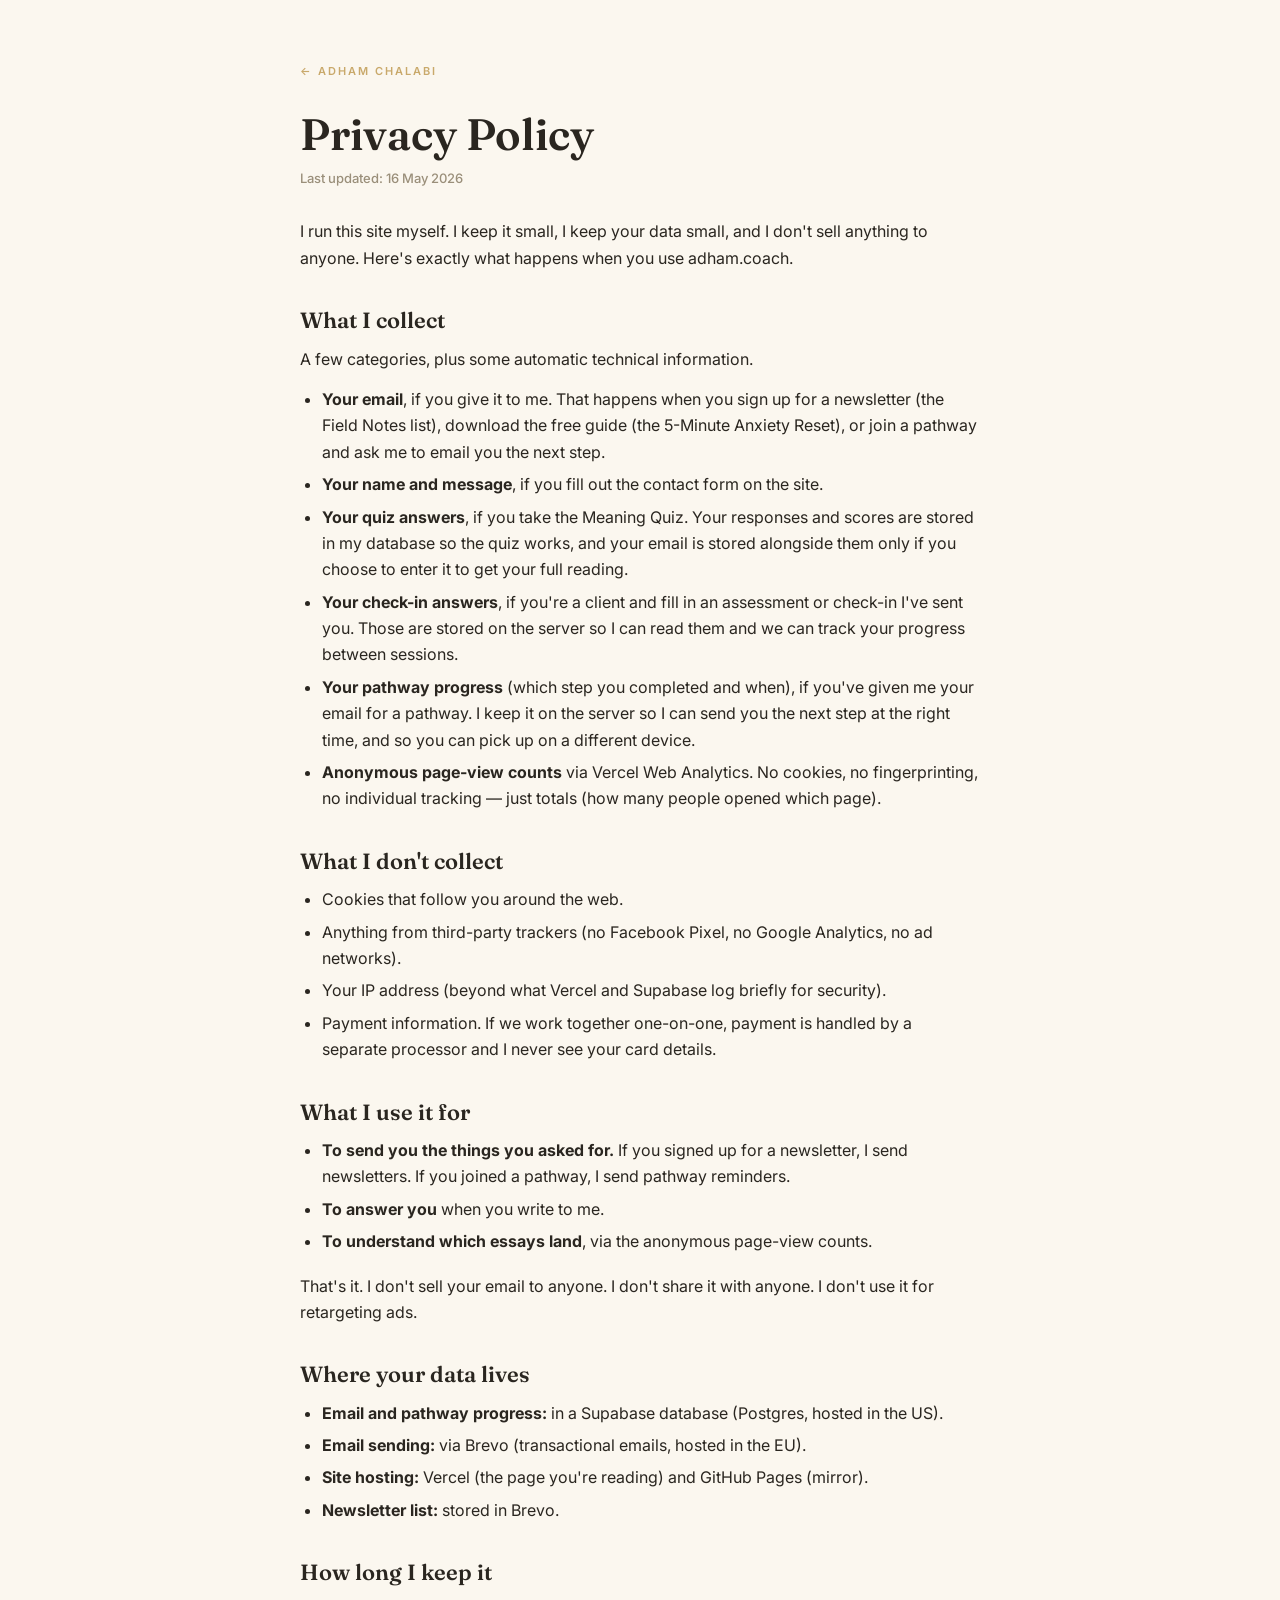
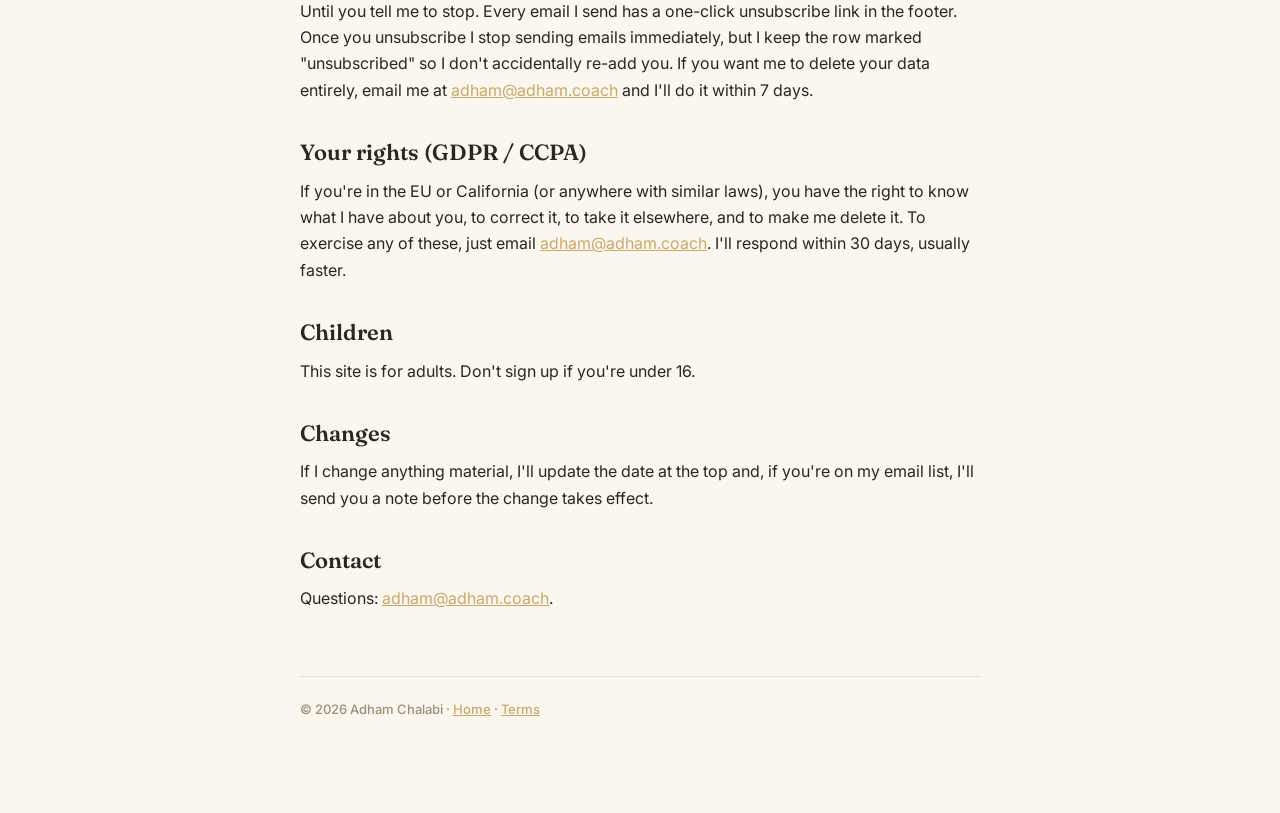
<file: privacy.html>
<!DOCTYPE html>
<html lang="en">
<head>
  <meta charset="utf-8">
  <meta name="viewport" content="width=device-width, initial-scale=1">
  <title>Privacy Policy · Adham Chalabi</title>
  <meta name="description" content="What I collect when you use adham.coach, why, and what I do with it.">
  <meta name="robots" content="index,follow">

  <link rel="icon" type="image/svg+xml" href="/adham-blob.svg">
  <link rel="preconnect" href="https://fonts.googleapis.com">
  <link rel="preconnect" href="https://fonts.gstatic.com" crossorigin>
  <link href="https://fonts.googleapis.com/css2?family=Fraunces:ital,opsz,wght@0,9..144,500;0,9..144,600;0,9..144,700&family=Inter:wght@400;500;600&display=swap" rel="stylesheet">

  <style>
    *, *::before, *::after { box-sizing: border-box; margin: 0; padding: 0; }
    body {
      background: #fbf7ef;
      color: #2a2620;
      font-family: 'Inter', system-ui, sans-serif;
      line-height: 1.65;
      padding: 64px 24px 96px;
      -webkit-font-smoothing: antialiased;
    }
    main { max-width: 680px; margin: 0 auto; }
    .topbar { font: 600 11px 'Inter', sans-serif; letter-spacing: 0.18em; text-transform: uppercase; color: #9a8f7a; margin-bottom: 32px; }
    .topbar a { color: #c9a96b; text-decoration: none; }
    .topbar a:hover { text-decoration: underline; }
    h1 { font-family: 'Fraunces', Georgia, serif; font-weight: 600; font-size: clamp(32px, 5vw, 44px); line-height: 1.1; margin-bottom: 12px; }
    .updated { font: 500 13px 'Inter', sans-serif; color: #9a8f7a; margin-bottom: 32px; }
    h2 { font-family: 'Fraunces', Georgia, serif; font-weight: 600; font-size: 22px; line-height: 1.2; margin: 36px 0 12px; color: #2a2620; }
    p { margin-bottom: 14px; font-size: 16px; color: #2a2620; }
    ul { margin: 8px 0 18px 22px; }
    li { font-size: 16px; margin-bottom: 6px; }
    a { color: #c9a96b; }
    a:hover { color: #b89656; }
    .footer { margin-top: 64px; padding-top: 24px; border-top: 1px solid #e5e1d8; font: 500 13px 'Inter', sans-serif; color: #9a8f7a; }
  </style>
</head>
<body>
  <main>
    <div class="topbar"><a href="/">← Adham Chalabi</a></div>
    <h1>Privacy Policy</h1>
    <p class="updated">Last updated: 16 May 2026</p>

    <p>I run this site myself. I keep it small, I keep your data small, and I don't sell anything to anyone. Here's exactly what happens when you use adham.coach.</p>

    <h2>What I collect</h2>
    <p>A few categories, plus some automatic technical information.</p>
    <ul>
      <li><strong>Your email</strong>, if you give it to me. That happens when you sign up for a newsletter (the Field Notes list), download the free guide (the 5-Minute Anxiety Reset), or join a pathway and ask me to email you the next step.</li>
      <li><strong>Your name and message</strong>, if you fill out the contact form on the site.</li>
      <li><strong>Your quiz answers</strong>, if you take the Meaning Quiz. Your responses and scores are stored in my database so the quiz works, and your email is stored alongside them only if you choose to enter it to get your full reading.</li>
      <li><strong>Your check-in answers</strong>, if you're a client and fill in an assessment or check-in I've sent you. Those are stored on the server so I can read them and we can track your progress between sessions.</li>
      <li><strong>Your pathway progress</strong> (which step you completed and when), if you've given me your email for a pathway. I keep it on the server so I can send you the next step at the right time, and so you can pick up on a different device.</li>
      <li><strong>Anonymous page-view counts</strong> via Vercel Web Analytics. No cookies, no fingerprinting, no individual tracking — just totals (how many people opened which page).</li>
    </ul>

    <h2>What I don't collect</h2>
    <ul>
      <li>Cookies that follow you around the web.</li>
      <li>Anything from third-party trackers (no Facebook Pixel, no Google Analytics, no ad networks).</li>
      <li>Your IP address (beyond what Vercel and Supabase log briefly for security).</li>
      <li>Payment information. If we work together one-on-one, payment is handled by a separate processor and I never see your card details.</li>
    </ul>

    <h2>What I use it for</h2>
    <ul>
      <li><strong>To send you the things you asked for.</strong> If you signed up for a newsletter, I send newsletters. If you joined a pathway, I send pathway reminders.</li>
      <li><strong>To answer you</strong> when you write to me.</li>
      <li><strong>To understand which essays land</strong>, via the anonymous page-view counts.</li>
    </ul>
    <p>That's it. I don't sell your email to anyone. I don't share it with anyone. I don't use it for retargeting ads.</p>

    <h2>Where your data lives</h2>
    <ul>
      <li><strong>Email and pathway progress:</strong> in a Supabase database (Postgres, hosted in the US).</li>
      <li><strong>Email sending:</strong> via Brevo (transactional emails, hosted in the EU).</li>
      <li><strong>Site hosting:</strong> Vercel (the page you're reading) and GitHub Pages (mirror).</li>
      <li><strong>Newsletter list:</strong> stored in Brevo.</li>
    </ul>

    <h2>How long I keep it</h2>
    <p>Until you tell me to stop. Every email I send has a one-click unsubscribe link in the footer. Once you unsubscribe I stop sending emails immediately, but I keep the row marked "unsubscribed" so I don't accidentally re-add you. If you want me to delete your data entirely, email me at <a href="mailto:adham@adham.coach">adham@adham.coach</a> and I'll do it within 7 days.</p>

    <h2>Your rights (GDPR / CCPA)</h2>
    <p>If you're in the EU or California (or anywhere with similar laws), you have the right to know what I have about you, to correct it, to take it elsewhere, and to make me delete it. To exercise any of these, just email <a href="mailto:adham@adham.coach">adham@adham.coach</a>. I'll respond within 30 days, usually faster.</p>

    <h2>Children</h2>
    <p>This site is for adults. Don't sign up if you're under 16.</p>

    <h2>Changes</h2>
    <p>If I change anything material, I'll update the date at the top and, if you're on my email list, I'll send you a note before the change takes effect.</p>

    <h2>Contact</h2>
    <p>Questions: <a href="mailto:adham@adham.coach">adham@adham.coach</a>.</p>

    <div class="footer">
      © 2026 Adham Chalabi · <a href="/">Home</a> · <a href="/terms.html">Terms</a>
    </div>
  </main>
</body>
</html>
</file>
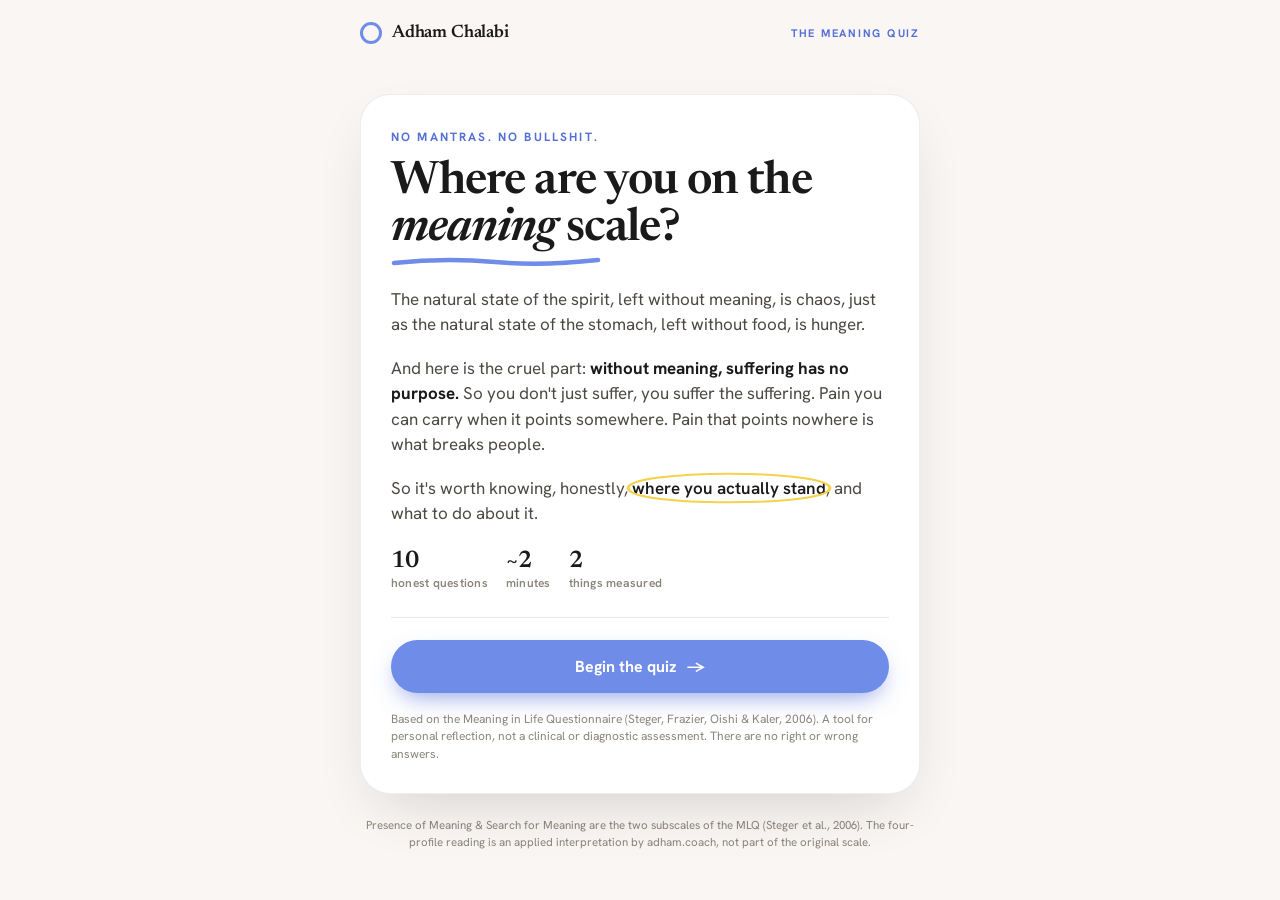
<file: quiz.html>
<!DOCTYPE html>
<html lang="en">
<head>
<meta charset="UTF-8" />
<meta name="viewport" content="width=device-width, initial-scale=1" />
<title>The Meaning Quiz · Adham Chalabi</title>
<meta name="robots" content="noindex,nofollow" />
<meta name="description" content="A short, honest quiz: where you are on the meaning scale, and what to do about it. Based on the Meaning in Life Questionnaire." />
<link rel="icon" type="image/svg+xml" href="/adham-blob.svg" />
<link rel="preconnect" href="https://fonts.googleapis.com" />
<link rel="preconnect" href="https://fonts.gstatic.com" crossorigin />
<!-- Trimmed to referenced variants only: Newsreader is used at 500/600 (plus one
     italic at inherited 600, which font-matching serves from italic 500 exactly as
     before); Newsreader 400/700 and italic 400 had zero references. Hanken Grotesk
     500 had zero references (400 base, 600/700 explicit). -->
<link href="https://fonts.googleapis.com/css2?family=Newsreader:ital,opsz,wght@0,6..72,500;0,6..72,600;1,6..72,500&family=Hanken+Grotesk:wght@400;600;700&display=swap" rel="stylesheet" />
<style>
:root{
  --cream:#F9F6F3;
  --cream-2:#F6F4EF;
  --ink:#1A1A1A;
  --ink-soft:#4C4843;
  --ink-faint:#8A857B;
  --blue:#6E8CE8;
  --blue-deep:#5470D6;
  --yellow:#F3D24E;
  --glass-bg:#FFFFFF;
  --glass-bg-strong:#FFFFFF;
  --glass-border:rgba(26,26,26,0.08);
  --glass-blur:14px;
  --radius:30px;
  --display:'Newsreader', Georgia, serif;
  --body:'Hanken Grotesk', system-ui, sans-serif;
  --shadow:0 24px 60px -20px rgba(26,26,26,0.18);
  --shadow-soft:0 10px 30px -12px rgba(26,26,26,0.16);
}
*{margin:0;padding:0;box-sizing:border-box;-webkit-tap-highlight-color:transparent;}
html,body{height:100%;}
body{
  font-family:var(--body);
  color:var(--ink);
  background:var(--cream);
  overflow-x:hidden;
  position:relative;
  min-height:100vh;
  -webkit-font-smoothing:antialiased;
  text-rendering:optimizeLegibility;
}
/* ambient light blobs that the glass refracts */
.ambient{display:none;}
.blob{position:absolute;border-radius:50%;filter:blur(110px);opacity:0.5;}
.blob.b1{width:40vmax;height:40vmax;background:radial-gradient(circle at 30% 30%, #BFE9F7, transparent 72%);top:-16vmax;left:-12vmax;}
.blob.b2{width:38vmax;height:38vmax;background:radial-gradient(circle at 50% 50%, #FBE9A8, transparent 72%);bottom:-18vmax;right:-10vmax;}
.blob.b3{width:26vmax;height:26vmax;background:radial-gradient(circle at 50% 50%, #D8F2FB, transparent 72%);top:42%;right:16%;opacity:0.3;}

.stage{position:relative;z-index:1;min-height:100vh;display:flex;flex-direction:column;align-items:center;padding:22px 18px 40px;}

/* top brand bar */
.topbar{width:100%;max-width:560px;display:flex;align-items:center;justify-content:space-between;margin-bottom:18px;flex:0 0 auto;}
.brand{display:flex;align-items:center;gap:10px;}
.brand .ring{width:22px;height:22px;border-radius:50%;border:3px solid var(--blue);position:relative;}
.brand .ring::after{content:"";position:absolute;inset:3px;border-radius:50%;background:var(--yellow);opacity:0;transition:opacity .4s;}
.brand .name{font-family:var(--display);font-weight:600;font-size:18px;letter-spacing:-0.01em;}
.kicker{font-family:var(--body);font-weight:700;font-size:11px;letter-spacing:0.16em;text-transform:uppercase;color:var(--blue-deep);}

/* progress */
.progress-wrap{width:100%;max-width:560px;margin-bottom:16px;display:flex;align-items:center;gap:12px;flex:0 0 auto;opacity:0;transition:opacity .4s;}
.progress-wrap.show{opacity:1;}
.progress-track{flex:1;height:7px;border-radius:99px;background:rgba(26,26,26,0.08);overflow:hidden;}
.progress-fill{height:100%;width:0;border-radius:99px;background:linear-gradient(90deg,var(--blue),var(--blue-deep));transition:width .5s cubic-bezier(.22,1,.36,1);}
.progress-label{font-size:12px;font-weight:600;color:var(--ink-faint);font-variant-numeric:tabular-nums;white-space:nowrap;}

/* card */
.card{
  width:100%;max-width:560px;
  background:var(--glass-bg);
  border:1px solid var(--glass-border);
  border-radius:var(--radius);
  box-shadow:var(--shadow);
  padding:34px 30px 30px;
  position:relative;
}

/* screens */
.screen{display:none;}
.screen.active{display:block;opacity:1;animation:rise .5s cubic-bezier(.22,1,.36,1) both;}
@keyframes rise{from{transform:translateY(16px);}to{transform:none;}}

/* ---- intro ---- */
.eyebrow{font-weight:700;font-size:12px;letter-spacing:0.18em;text-transform:uppercase;color:var(--blue-deep);margin-bottom:14px;}
.intro h1{font-family:var(--display);font-weight:600;font-size:clamp(34px,9vw,46px);line-height:1.02;letter-spacing:-0.02em;margin-bottom:4px;}
.intro h1 .hl{position:relative;white-space:nowrap;font-style:italic;}
.underline{display:block;height:14px;margin:-2px 0 18px;width:210px;color:var(--blue);}
.lede{font-size:17px;line-height:1.5;color:var(--ink-soft);margin-bottom:18px;}
.lede strong{color:var(--ink);font-weight:700;}
.oval{position:relative;font-weight:600;color:var(--ink);white-space:nowrap;}
.oval svg{position:absolute;left:-8px;top:-6px;width:calc(100% + 16px);height:calc(100% + 12px);color:var(--yellow);pointer-events:none;}
.meta-row{display:flex;gap:18px;flex-wrap:wrap;margin:22px 0 26px;}
.meta{display:flex;flex-direction:column;gap:2px;}
.meta .n{font-family:var(--display);font-weight:600;font-size:24px;line-height:1;}
.meta .l{font-size:12px;color:var(--ink-faint);font-weight:600;letter-spacing:0.02em;}
.divider{height:1px;background:rgba(26,26,26,0.10);margin:4px 0 22px;}

/* buttons */
.btn{
  font-family:var(--body);font-weight:700;font-size:16px;
  border:none;cursor:pointer;border-radius:99px;
  padding:16px 26px;display:inline-flex;align-items:center;gap:10px;justify-content:center;
  transition:transform .15s ease, box-shadow .25s ease, background .2s;
}
.btn-primary{background:var(--blue);color:#fff;box-shadow:0 10px 24px -8px rgba(84,112,214,0.7);}
.btn-primary:hover{background:var(--blue-deep);transform:translateY(-2px);}
.btn-primary:active{transform:translateY(0);}
.btn-primary.full{width:100%;}
.btn-ghost{background:#FFFFFF;color:var(--ink);border:1px solid var(--glass-border);}
.btn-ghost:hover{background:var(--cream-2);}
.btn:disabled{opacity:0.4;cursor:not-allowed;transform:none;box-shadow:none;}
.btn .arrow{transition:transform .2s;}
.btn-primary:hover .arrow{transform:translateX(3px);}

.disclaimer{font-size:12px;line-height:1.45;color:var(--ink-faint);margin-top:18px;}
.disclaimer a{color:var(--blue-deep);}

/* ---- questions ---- */
.q-instr{font-size:14px;line-height:1.45;color:var(--ink-soft);background:var(--cream-2);border:1px solid var(--glass-border);border-radius:18px;padding:14px 16px;margin-bottom:24px;}
.q-instr b{color:var(--ink);font-weight:700;}
.qitem{padding:22px 0;border-top:1px solid rgba(26,26,26,0.09);}
.qitem:first-of-type{border-top:none;padding-top:6px;}
.qitem .qtext{font-family:var(--display);font-weight:500;font-size:21px;line-height:1.25;letter-spacing:-0.01em;margin-bottom:18px;display:flex;gap:12px;}
.qitem .qnum{font-family:var(--body);font-weight:700;font-size:13px;color:var(--blue-deep);background:rgba(110,140,232,0.14);border-radius:8px;padding:3px 8px;height:fit-content;flex:0 0 auto;margin-top:5px;}

.scale{display:flex;flex-direction:column;gap:9px;}
.scale-dots{display:flex;justify-content:space-between;align-items:center;gap:6px;}
.dot{
  flex:1;aspect-ratio:1;min-width:0;max-width:46px;border-radius:50%;
  border:2px solid rgba(26,26,26,0.16);background:#FFFFFF;
  cursor:pointer;transition:all .18s ease;position:relative;
  display:flex;align-items:center;justify-content:center;
  font-weight:700;font-size:13px;color:var(--ink-faint);
}
.dot:hover{border-color:var(--blue);transform:scale(1.08);}
.dot.sel{background:var(--blue);border-color:var(--blue);color:#fff;box-shadow:0 6px 16px -4px rgba(84,112,214,0.7);transform:scale(1.06);}
.scale-ends{display:flex;justify-content:space-between;font-size:11.5px;font-weight:600;color:var(--ink-faint);letter-spacing:0.01em;padding:0 2px;}

.q-nav{display:flex;gap:12px;margin-top:30px;align-items:center;}
.q-nav .btn-primary{flex:1;}
.backlink{display:inline-flex;align-items:center;gap:6px;background:none;border:none;cursor:pointer;font-family:var(--body);font-weight:600;font-size:15px;color:var(--ink-soft);padding:14px 6px;}
.backlink:hover{color:var(--ink);}
.unanswered-hint{font-size:13px;font-weight:600;color:#C98A1E;text-align:center;margin-top:14px;opacity:0;transition:opacity .3s;}
.unanswered-hint.show{opacity:1;}

/* ---- result ---- */
.result-badge{display:inline-flex;align-items:center;gap:8px;font-weight:700;font-size:12px;letter-spacing:0.16em;text-transform:uppercase;color:var(--blue-deep);margin-bottom:16px;}
.result h1{font-family:var(--display);font-weight:600;font-size:clamp(32px,8.5vw,44px);line-height:1.04;letter-spacing:-0.02em;margin-bottom:14px;}
.result .one-liner{font-size:18px;line-height:1.5;color:var(--ink-soft);margin-bottom:24px;}
.result .body-copy{font-size:16px;line-height:1.6;color:var(--ink-soft);margin-bottom:14px;}
.result .body-copy strong{color:var(--ink);font-weight:700;}

.scorecard{display:flex;gap:14px;margin:24px 0;}
.score{flex:1;background:var(--cream-2);border:1px solid var(--glass-border);border-radius:20px;padding:16px 16px 18px;}
.score .stitle{font-size:12px;font-weight:700;letter-spacing:0.08em;text-transform:uppercase;color:var(--ink-faint);margin-bottom:10px;}
.score .sval{font-family:var(--display);font-weight:600;font-size:30px;line-height:1;}
.score .sval span{font-size:15px;color:var(--ink-faint);}
.score .sbar{height:6px;border-radius:99px;background:rgba(26,26,26,0.10);margin-top:12px;overflow:hidden;}
.score .sbar i{display:block;height:100%;border-radius:99px;background:var(--blue);}
.score .stag{font-size:12px;font-weight:700;margin-top:8px;}
.score .stag.high{color:#1F8A5B;}
.score .stag.low{color:#C98A1E;}

/* ---- quadrant map ---- */
.quad-wrap{display:grid;grid-template-columns:18px 1fr;grid-template-rows:1fr 22px;gap:8px;margin:22px 0 26px;}
.quad{grid-column:2;grid-row:1;position:relative;aspect-ratio:1/0.78;display:grid;grid-template-columns:1fr 1fr;grid-template-rows:1fr 1fr;gap:8px;}
.quad-cell{position:relative;border-radius:16px;background:var(--cream-2);border:1px solid rgba(26,26,26,0.08);display:flex;flex-direction:column;align-items:flex-start;justify-content:flex-start;text-align:left;padding:11px 13px;transition:all .3s ease;}
.qc-name{font-family:var(--display);font-weight:600;font-size:14px;line-height:1.14;color:var(--ink-soft);letter-spacing:-0.01em;}
.quad-cell.current{background:var(--blue);border-color:var(--blue);box-shadow:0 10px 26px -10px rgba(84,112,214,0.8);}
.quad-cell.current .qc-name{color:#fff;font-weight:700;}
.quad-div-v{position:absolute;left:50%;top:-2px;bottom:-2px;width:2px;transform:translateX(-1px);background:rgba(26,26,26,0.10);border-radius:2px;pointer-events:none;}
.quad-div-h{position:absolute;top:50%;left:-2px;right:-2px;height:2px;transform:translateY(-1px);background:rgba(26,26,26,0.10);border-radius:2px;pointer-events:none;}
.quad-dot{position:absolute;width:16px;height:16px;border-radius:50%;background:#fff;border:3px solid var(--ink);transform:translate(-50%,-50%);box-shadow:0 2px 8px rgba(26,26,26,0.35);transition:left .6s cubic-bezier(.22,1,.36,1),top .6s cubic-bezier(.22,1,.36,1);z-index:3;}
.quad-ylab{grid-column:1;writing-mode:vertical-rl;transform:rotate(180deg);font-size:10px;font-weight:700;letter-spacing:0.1em;text-transform:uppercase;color:var(--ink-faint);text-align:center;white-space:nowrap;}
.quad-ylab-top{grid-row:1;align-self:start;}
.quad-ylab-bot{grid-row:1;align-self:end;}
.quad-xlab{grid-column:2;grid-row:2;display:flex;justify-content:space-between;font-size:10px;font-weight:700;letter-spacing:0.1em;text-transform:uppercase;color:var(--ink-faint);padding:0 4px;}

.cta-block{background:#EDF0FC;border:1px solid rgba(110,140,232,0.22);border-radius:22px;padding:22px;margin-top:8px;}
.cta-block .ct{font-family:var(--display);font-weight:600;font-size:20px;margin-bottom:6px;}
.cta-block .cb{font-size:14.5px;line-height:1.5;color:var(--ink-soft);margin-bottom:18px;}
.restart{display:block;margin:22px auto 0;background:none;border:none;cursor:pointer;font-family:var(--body);font-weight:600;font-size:14px;color:var(--ink-faint);}
.restart:hover{color:var(--ink);}

.footnote{max-width:560px;width:100%;font-size:11.5px;line-height:1.5;color:var(--ink-faint);margin-top:22px;text-align:center;padding:0 6px;}

/* result: what-we-measured explainer */
.explainer{background:var(--cream-2);border:1px solid var(--glass-border);border-radius:16px;padding:14px 16px;margin:20px 0 22px;font-size:14px;line-height:1.5;color:var(--ink-soft);}
.explainer b{color:var(--ink);font-weight:700;}
/* result: the four types */
.types-legend{margin:20px 0 4px;display:flex;flex-direction:column;gap:9px;}
.tl-row{font-size:13.5px;line-height:1.45;color:var(--ink-soft);padding-left:12px;border-left:2px solid rgba(110,140,232,0.4);}
.tl-row b{color:var(--ink);font-weight:700;}
/* result: email gate */
.email-gate{background:#EDF0FC;border:1px solid rgba(110,140,232,0.22);border-radius:22px;padding:22px;margin-top:8px;}
.eg-title{font-family:var(--display);font-weight:600;font-size:20px;margin-bottom:6px;}
.eg-body{font-size:14.5px;line-height:1.5;color:var(--ink-soft);margin-bottom:16px;}
.eg-form{display:flex;gap:10px;flex-wrap:wrap;}
.eg-form input{flex:1 1 200px;min-width:0;padding:14px 16px;border:1.5px solid rgba(26,26,26,0.16);border-radius:99px;font-family:var(--body);font-size:16px;background:#fff;color:var(--ink);}
.eg-form input:focus{outline:none;border-color:var(--blue);}
.eg-form .btn{flex:0 0 auto;}
.eg-status{font-size:13.5px;font-weight:600;margin-top:12px;line-height:1.45;}
.eg-status.ok{color:#1F8A5B;}
.eg-status.err{color:#C98A1E;}
.email-gate.sent .eg-form{display:none;}

@media (max-width:480px){
  .card{padding:28px 20px 24px;border-radius:26px;}
  .scorecard{flex-direction:column;}
  .dot{max-width:none;}
  .stage{padding:16px 12px 32px;}
  .eg-form .btn{width:100%;}
}
</style>
</head>
<body>
<div class="ambient"><div class="blob b1"></div><div class="blob b2"></div><div class="blob b3"></div></div>

<div class="stage">
  <div class="topbar">
    <div class="brand"><span class="ring"></span><span class="name">Adham Chalabi</span></div>
    <span class="kicker">The Meaning Quiz</span>
  </div>

  <div class="progress-wrap" id="progressWrap">
    <div class="progress-track"><div class="progress-fill" id="progressFill"></div></div>
    <span class="progress-label" id="progressLabel">0 / 10</span>
  </div>

  <!-- ===== INTRO ===== -->
  <section class="card screen active" id="screen-intro" data-screen-label="Intro">
    <div class="intro">
      <p class="eyebrow">No mantras. No bullshit.</p>
      <h1>Where are you on the <span class="hl">meaning</span> scale?</h1>
      <svg class="underline" viewBox="0 0 210 14" fill="none" preserveAspectRatio="none"><path d="M3 8C40 4 70 4 104 7C138 10 170 9 207 5" stroke="currentColor" stroke-width="4.5" stroke-linecap="round"/></svg>

      <p class="lede">The natural state of the spirit, left without meaning, is chaos, just as the natural state of the stomach, left without food, is hunger.</p>
      <p class="lede">And here is the cruel part: <strong>without meaning, suffering has no purpose.</strong> So you don't just suffer, you suffer the suffering. Pain you can carry when it points somewhere. Pain that points nowhere is what breaks people.</p>
      <p class="lede">So it's worth knowing, honestly, <span class="oval">where you actually stand<svg viewBox="0 0 200 50" fill="none" preserveAspectRatio="none"><path d="M100 4C150 4 196 12 196 25C196 39 150 46 100 46C50 46 4 39 4 25C4 12 50 4 100 4Z" stroke="currentColor" stroke-width="3"/></svg></span>, and what to do about it.</p>

      <div class="meta-row">
        <div class="meta"><span class="n">10</span><span class="l">honest questions</span></div>
        <div class="meta"><span class="n">~2</span><span class="l">minutes</span></div>
        <div class="meta"><span class="n">2</span><span class="l">things measured</span></div>
      </div>
      <div class="divider"></div>
      <button class="btn btn-primary full" id="startBtn">Begin the quiz <span class="arrow">&rarr;</span></button>
      <p class="disclaimer">Based on the Meaning in Life Questionnaire (Steger, Frazier, Oishi &amp; Kaler, 2006). A tool for personal reflection, not a clinical or diagnostic assessment. There are no right or wrong answers.</p>
    </div>
  </section>

  <!-- ===== QUESTIONS GROUP 1 ===== -->
  <section class="card screen" id="screen-q1" data-screen-label="Questions 1-5">
    <p class="q-instr">Think about what makes your life and existence feel <b>important and significant</b> to you. Respond as truthfully as you can. These are subjective, and there are no right or wrong answers.</p>
    <div id="group1"></div>
    <div class="q-nav">
      <button class="backlink" data-back="intro">&larr; Back</button>
      <button class="btn btn-primary" data-next="q2" data-group="1">Continue <span class="arrow">&rarr;</span></button>
    </div>
    <p class="unanswered-hint" id="hint1">Answer all five to continue</p>
  </section>

  <!-- ===== QUESTIONS GROUP 2 ===== -->
  <section class="card screen" id="screen-q2" data-screen-label="Questions 6-10">
    <p class="q-instr">Five more. Same idea, go with your <b>first honest read</b>, not the answer you wish were true.</p>
    <div id="group2"></div>
    <div class="q-nav">
      <button class="backlink" data-back="q1">&larr; Back</button>
      <button class="btn btn-primary" data-next="result" data-group="2">See my result <span class="arrow">&rarr;</span></button>
    </div>
    <p class="unanswered-hint" id="hint2">Answer all five to continue</p>
  </section>

  <!-- ===== RESULT ===== -->
  <section class="card screen" id="screen-result" data-screen-label="Result">
    <div class="result">
      <span class="result-badge" id="resBadge">Your result</span>
      <h1 id="resTitle">&mdash;</h1>
      <p class="one-liner" id="resOneLiner"></p>

      <p class="body-copy" id="resWhatItMeans"></p>

      <div class="explainer">
        <p style="margin-bottom:10px;"><b>This quiz measures two different things:</b></p>
        <p style="margin-bottom:6px;"><b>Meaning you have:</b> how much your life feels like it matters right now.</p>
        <p style="margin-bottom:10px;"><b>Meaning you are chasing:</b> how hard you are actively looking for it.</p>
        <p>Most people never separate these two. Where you land on both is what tells the real story.</p>
      </div>

      <div class="quad-wrap">
        <span class="quad-ylab quad-ylab-top">High presence</span>
        <span class="quad-ylab quad-ylab-bot">Low presence</span>
        <div class="quad">
          <div class="quad-cell" data-key="HL"><span class="qc-name">Settled</span></div>
          <div class="quad-cell" data-key="HH"><span class="qc-name">Grounded, still&nbsp;growing</span></div>
          <div class="quad-cell" data-key="LL"><span class="qc-name">Running on&nbsp;empty</span></div>
          <div class="quad-cell" data-key="LH"><span class="qc-name">In the&nbsp;search</span></div>
          <span class="quad-div-v"></span>
          <span class="quad-div-h"></span>
          <span class="quad-dot" id="quadDot"></span>
        </div>
        <div class="quad-xlab"><span>Low search</span><span>High search</span></div>
      </div>

      <div class="types-legend">
        <div class="tl-row"><b>Settled:</b> you have meaning, and you are not chasing more.</div>
        <div class="tl-row"><b>Grounded, still growing:</b> you have meaning, and you are still reaching.</div>
        <div class="tl-row"><b>Running on empty:</b> little meaning, and not looking.</div>
        <div class="tl-row"><b>In the search:</b> little meaning, and actively looking.</div>
      </div>

      <div class="scorecard">
        <div class="score">
          <div class="stitle">Presence</div>
          <div class="sval" id="presVal">&mdash;<span>/7</span></div>
          <div class="sbar"><i id="presBar" style="width:0"></i></div>
          <div class="stag" id="presTag"></div>
        </div>
        <div class="score">
          <div class="stitle">Search</div>
          <div class="sval" id="searVal">&mdash;<span>/7</span></div>
          <div class="sbar"><i id="searBar" style="width:0"></i></div>
          <div class="stag" id="searTag"></div>
        </div>
      </div>

      <p class="body-copy" id="resWhyItMatters"></p>

      <div class="email-gate" id="emailGate">
        <div class="eg-title">Get your full reading</div>
        <div class="eg-body">What you are probably struggling with, and what to work on, written for your type. I will send it straight to your inbox.</div>
        <form class="eg-form" id="egForm">
          <input type="email" id="egEmail" placeholder="your@email.com" required autocomplete="email" aria-label="Email address">
          <button class="btn btn-primary" type="submit" id="egSubmit">Send my reading <span class="arrow">&rarr;</span></button>
        </form>
        <div class="eg-status" id="egStatus"></div>
      </div>

      <button class="restart" id="restartBtn">Retake the quiz</button>
    </div>
  </section>

  <p class="footnote" id="footnote">Presence of Meaning &amp; Search for Meaning are the two subscales of the MLQ (Steger et al., 2006). The four-profile reading is an applied interpretation by adham.coach, not part of the original scale.</p>
</div>

<script src="/quiz.js?v=7"></script>
</body>
</html>
</file>
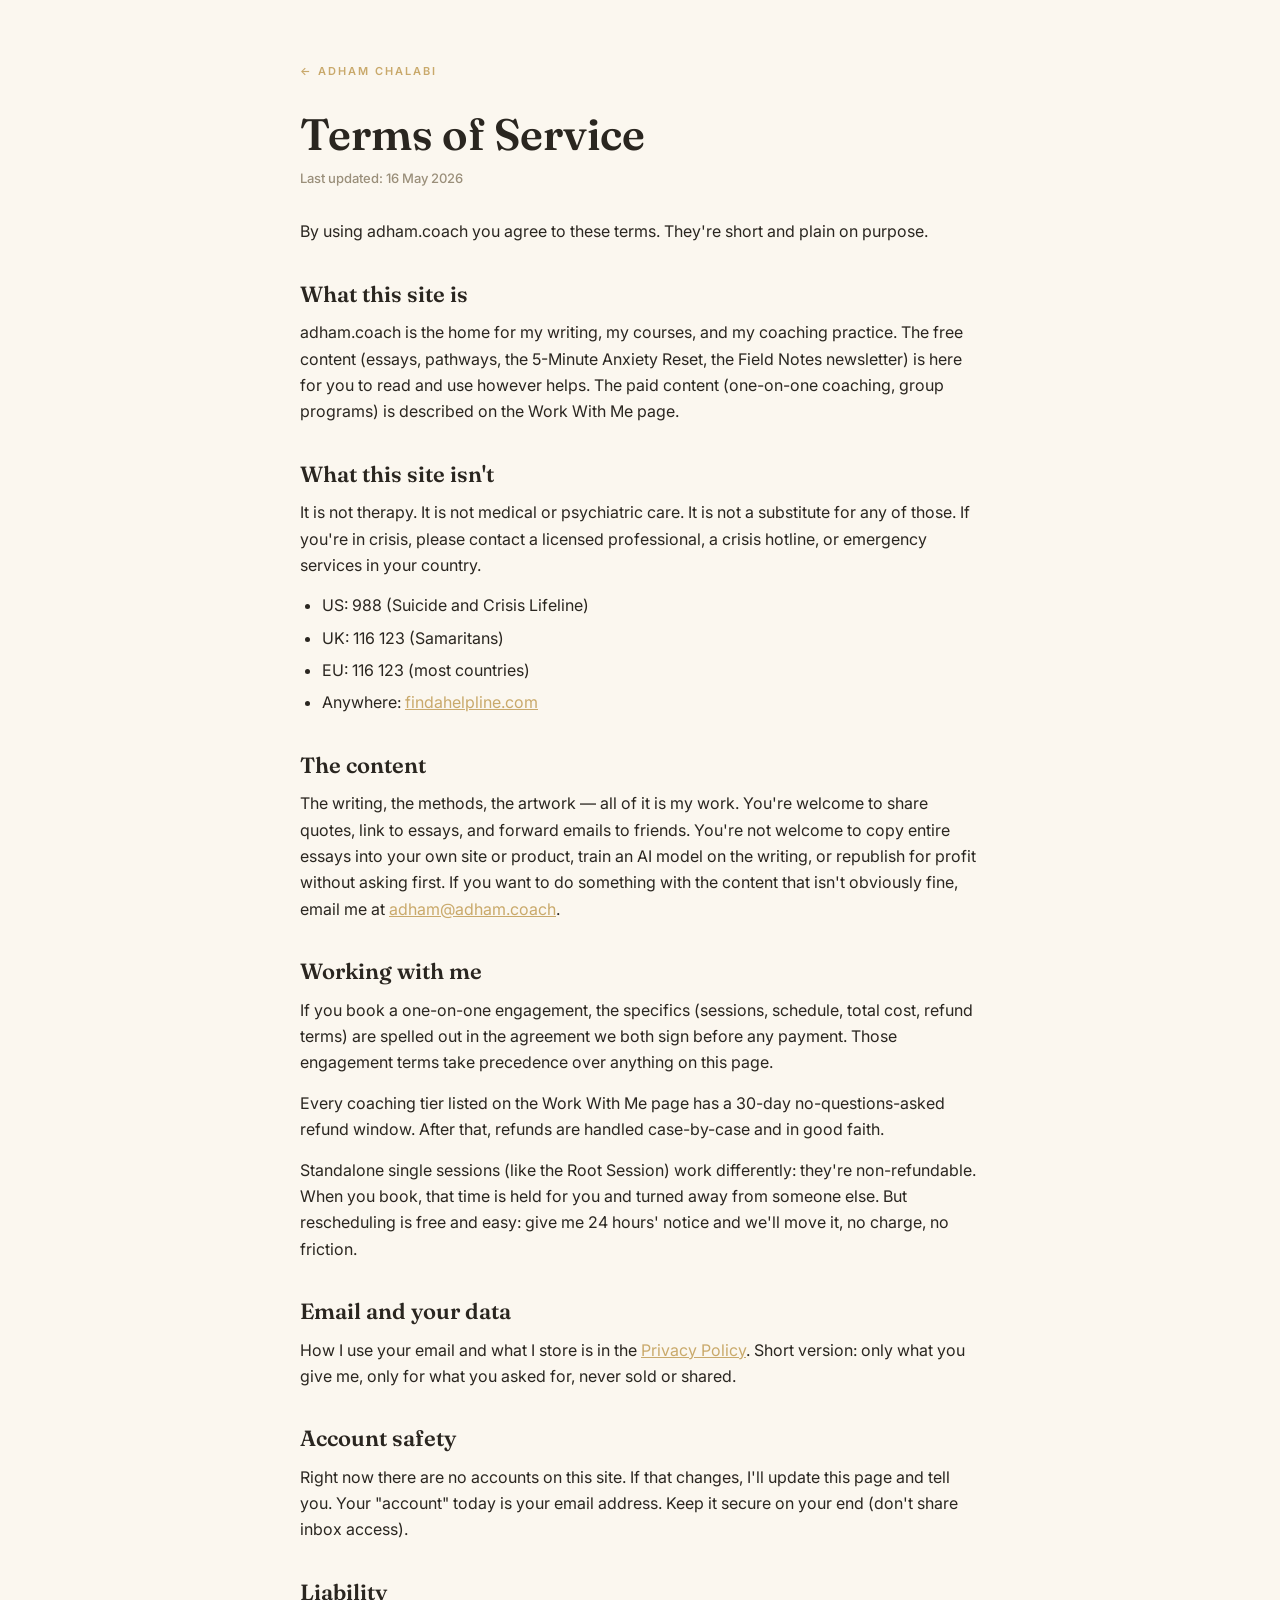
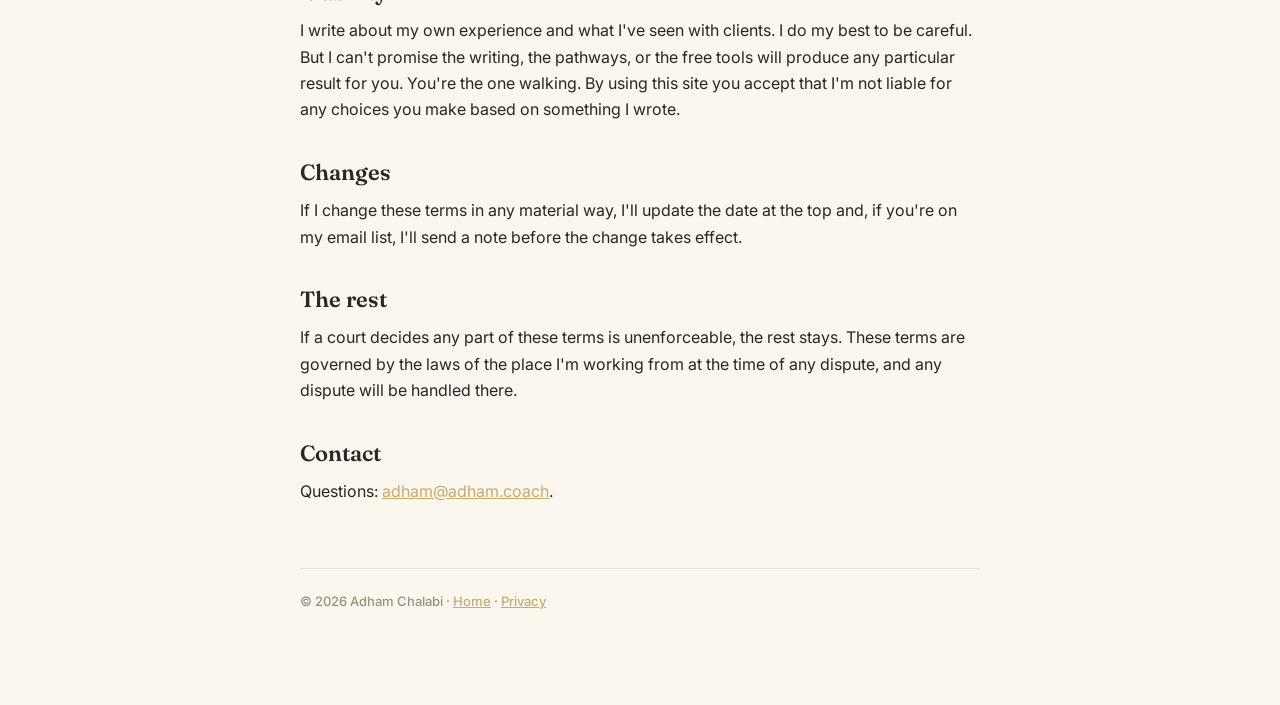
<file: terms.html>
<!DOCTYPE html>
<html lang="en">
<head>
  <meta charset="utf-8">
  <meta name="viewport" content="width=device-width, initial-scale=1">
  <title>Terms of Service · Adham Chalabi</title>
  <meta name="description" content="The rules of the road for using adham.coach.">
  <meta name="robots" content="index,follow">

  <link rel="icon" type="image/svg+xml" href="/adham-blob.svg">
  <link rel="preconnect" href="https://fonts.googleapis.com">
  <link rel="preconnect" href="https://fonts.gstatic.com" crossorigin>
  <link href="https://fonts.googleapis.com/css2?family=Fraunces:ital,opsz,wght@0,9..144,500;0,9..144,600;0,9..144,700&family=Inter:wght@400;500;600&display=swap" rel="stylesheet">

  <style>
    *, *::before, *::after { box-sizing: border-box; margin: 0; padding: 0; }
    body {
      background: #fbf7ef;
      color: #2a2620;
      font-family: 'Inter', system-ui, sans-serif;
      line-height: 1.65;
      padding: 64px 24px 96px;
      -webkit-font-smoothing: antialiased;
    }
    main { max-width: 680px; margin: 0 auto; }
    .topbar { font: 600 11px 'Inter', sans-serif; letter-spacing: 0.18em; text-transform: uppercase; color: #9a8f7a; margin-bottom: 32px; }
    .topbar a { color: #c9a96b; text-decoration: none; }
    .topbar a:hover { text-decoration: underline; }
    h1 { font-family: 'Fraunces', Georgia, serif; font-weight: 600; font-size: clamp(32px, 5vw, 44px); line-height: 1.1; margin-bottom: 12px; }
    .updated { font: 500 13px 'Inter', sans-serif; color: #9a8f7a; margin-bottom: 32px; }
    h2 { font-family: 'Fraunces', Georgia, serif; font-weight: 600; font-size: 22px; line-height: 1.2; margin: 36px 0 12px; color: #2a2620; }
    p { margin-bottom: 14px; font-size: 16px; color: #2a2620; }
    ul { margin: 8px 0 18px 22px; }
    li { font-size: 16px; margin-bottom: 6px; }
    a { color: #c9a96b; }
    a:hover { color: #b89656; }
    .footer { margin-top: 64px; padding-top: 24px; border-top: 1px solid #e5e1d8; font: 500 13px 'Inter', sans-serif; color: #9a8f7a; }
  </style>
</head>
<body>
  <main>
    <div class="topbar"><a href="/">← Adham Chalabi</a></div>
    <h1>Terms of Service</h1>
    <p class="updated">Last updated: 16 May 2026</p>

    <p>By using adham.coach you agree to these terms. They're short and plain on purpose.</p>

    <h2>What this site is</h2>
    <p>adham.coach is the home for my writing, my courses, and my coaching practice. The free content (essays, pathways, the 5-Minute Anxiety Reset, the Field Notes newsletter) is here for you to read and use however helps. The paid content (one-on-one coaching, group programs) is described on the Work With Me page.</p>

    <h2>What this site isn't</h2>
    <p>It is not therapy. It is not medical or psychiatric care. It is not a substitute for any of those. If you're in crisis, please contact a licensed professional, a crisis hotline, or emergency services in your country.</p>
    <ul>
      <li>US: 988 (Suicide and Crisis Lifeline)</li>
      <li>UK: 116 123 (Samaritans)</li>
      <li>EU: 116 123 (most countries)</li>
      <li>Anywhere: <a href="https://findahelpline.com">findahelpline.com</a></li>
    </ul>

    <h2>The content</h2>
    <p>The writing, the methods, the artwork — all of it is my work. You're welcome to share quotes, link to essays, and forward emails to friends. You're not welcome to copy entire essays into your own site or product, train an AI model on the writing, or republish for profit without asking first. If you want to do something with the content that isn't obviously fine, email me at <a href="mailto:adham@adham.coach">adham@adham.coach</a>.</p>

    <h2>Working with me</h2>
    <p>If you book a one-on-one engagement, the specifics (sessions, schedule, total cost, refund terms) are spelled out in the agreement we both sign before any payment. Those engagement terms take precedence over anything on this page.</p>
    <p>Every coaching tier listed on the Work With Me page has a 30-day no-questions-asked refund window. After that, refunds are handled case-by-case and in good faith.</p>
    <p>Standalone single sessions (like the Root Session) work differently: they're non-refundable. When you book, that time is held for you and turned away from someone else. But rescheduling is free and easy: give me 24 hours' notice and we'll move it, no charge, no friction.</p>

    <h2>Email and your data</h2>
    <p>How I use your email and what I store is in the <a href="/privacy.html">Privacy Policy</a>. Short version: only what you give me, only for what you asked for, never sold or shared.</p>

    <h2>Account safety</h2>
    <p>Right now there are no accounts on this site. If that changes, I'll update this page and tell you. Your "account" today is your email address. Keep it secure on your end (don't share inbox access).</p>

    <h2>Liability</h2>
    <p>I write about my own experience and what I've seen with clients. I do my best to be careful. But I can't promise the writing, the pathways, or the free tools will produce any particular result for you. You're the one walking. By using this site you accept that I'm not liable for any choices you make based on something I wrote.</p>

    <h2>Changes</h2>
    <p>If I change these terms in any material way, I'll update the date at the top and, if you're on my email list, I'll send a note before the change takes effect.</p>

    <h2>The rest</h2>
    <p>If a court decides any part of these terms is unenforceable, the rest stays. These terms are governed by the laws of the place I'm working from at the time of any dispute, and any dispute will be handled there.</p>

    <h2>Contact</h2>
    <p>Questions: <a href="mailto:adham@adham.coach">adham@adham.coach</a>.</p>

    <div class="footer">
      © 2026 Adham Chalabi · <a href="/">Home</a> · <a href="/privacy.html">Privacy</a>
    </div>
  </main>
</body>
</html>
</file>
<file: TLT/styles.css>
/* ============================================================
   ADHAM CHALABI COACHING — HI-FI DESIGN SYSTEM
   Bold & energetic · Navy / Gold / Ivory · StoryBrand spine
   ============================================================ */

:root {
  /* === ALI-STYLE PALETTE (warm cream + candy accents) === */

  /* Backgrounds — warm cream tones */
  --bg-1: #ffffff;
  --bg-2: #f9f6f3;
  --bg-3: #f3ede9;
  --bg-4: #ece5e1;

  /* Foregrounds — deep purple-black, never pure black */
  --fg-1: #1b1624;
  --fg-2: #54505b;
  --fg-3: #76737c;
  --fg-4: #8d8a91;

  /* Brand accents — sky blue is primary; coral / yellow / lavender / mint for variety */
  --accent-blue:     #5dcdf1;
  --accent-blue-dk:  #3fb8e0;
  --accent-blue-text: #1a6f8e; /* darker variant for small text on cream — passes WCAG AA */
  --accent-coral:    #fd976d;
  --accent-coral-dk: #e57a4e;
  --accent-yellow:   #fdd46b;
  --accent-yellow-dk: #e6b94a;
  --accent-lavender: #c9b1fb;
  --accent-mint:     #79d287;

  /* Legacy aliases — map old token names so the rest of the stylesheet flips automatically */
  --ivory:    var(--bg-2);
  --ivory-2:  var(--bg-3);
  --ivory-3:  var(--bg-1);
  --paper:    var(--bg-2);

  --ink:       var(--fg-1);
  --ink-2:     var(--fg-2);
  --ink-soft:  var(--fg-3);
  --ink-faint: var(--fg-4);
  --ink-line:      rgba(27, 22, 36, 0.10);
  --ink-line-soft: rgba(27, 22, 36, 0.05);

  /* "Navy" sections become deep purple-black (foreground-1) for that Ali signature dark contrast */
  --navy:      var(--fg-1);
  --navy-2:    #2a2531;
  --navy-deep: #0e0a14;

  /* "Gold" CTA becomes sky blue (Ali primary) */
  --gold:      var(--accent-blue);
  --gold-light: #7dd8f4;
  --gold-dark:  var(--accent-blue-dk);

  /* === Type === */
  --f-display: "Fraunces", "Source Serif 4", Georgia, serif;
  --f-body: "Inter", -apple-system, BlinkMacSystemFont, sans-serif;
  --f-mono: "JetBrains Mono", "IBM Plex Mono", ui-monospace, monospace;

  /* Spacing scale (8pt grid) */
  --s-1: 4px;
  --s-2: 8px;
  --s-3: 12px;
  --s-4: 16px;
  --s-5: 24px;
  --s-6: 32px;
  --s-7: 48px;
  --s-8: 64px;
  --s-9: 96px;
  --s-10: 128px;

  /* Radii — friendlier rounding throughout */
  --r-sm: 12px;
  --r-md: 20px;
  --r-lg: 28px;
  --r-pill: 999px;

  /* Shadows — softer, warmer cast */
  --shadow-1: 0 1px 2px rgba(27, 22, 36, 0.04), 0 2px 8px rgba(27, 22, 36, 0.04);
  --shadow-2: 0 4px 12px rgba(27, 22, 36, 0.06), 0 16px 40px rgba(194, 179, 164, 0.18);
  --shadow-3: 0 12px 40px rgba(27, 22, 36, 0.10), 0 30px 60px rgba(194, 179, 164, 0.25);
  --shadow-navy: 0 12px 40px rgba(27, 22, 36, 0.18);
}

* { box-sizing: border-box; }

html {
  scroll-behavior: smooth;
}

html, body {
  margin: 0;
  padding: 0;
  background: var(--ivory);
  color: var(--ink);
  font-family: var(--f-body);
  font-size: 16px;
  line-height: 1.55;
  -webkit-font-smoothing: antialiased;
  -moz-osx-font-smoothing: grayscale;
  font-feature-settings: "ss01", "cv11";
}

img { max-width: 100%; display: block; }

/* ============================================================
   TYPOGRAPHY
   ============================================================ */

.display {
  font-family: var(--f-display);
  font-weight: 600;
  font-style: normal;
  letter-spacing: -0.03em;
  line-height: 1.05;
  color: var(--ink);
  font-variation-settings: "opsz" 60, "SOFT" 50;
}

.display.italic {
  font-style: italic;
  font-variation-settings: "opsz" 60, "SOFT" 50;
}

.h-xxl { font-size: clamp(56px, 8vw, 112px); }
.h-xl  { font-size: clamp(44px, 5.5vw, 80px); }
.h-lg  { font-size: clamp(36px, 4vw, 56px); }
.h-md  { font-size: clamp(28px, 3vw, 40px); }
.h-sm  { font-size: clamp(22px, 2.2vw, 28px); }

.eyebrow {
  font-family: var(--f-mono);
  font-size: 12px;
  font-weight: 500;
  letter-spacing: 0.18em;
  text-transform: uppercase;
  color: var(--accent-blue-text); /* AA-passing darker blue on cream */
}
.eyebrow.muted { color: var(--ink-faint); }
.eyebrow.navy { color: var(--navy); }

/* === Keyboard focus indicators (a11y) ===
   Only show on keyboard focus, not on mouse click. Inputs have their own
   focus styles already; this catches buttons, links, and anchors. */
:focus { outline: none; }
:focus-visible {
  outline: 2px solid var(--accent-blue);
  outline-offset: 2px;
  border-radius: 2px;
}
.btn:focus-visible,
.btn-link:focus-visible {
  outline-offset: 3px;
}

/* === Visually-hidden (screen-reader only) ===
   For programmatic headings/labels that aid a11y but stay invisible. */
.visually-hidden {
  position: absolute;
  width: 1px;
  height: 1px;
  padding: 0;
  margin: -1px;
  overflow: hidden;
  clip: rect(0, 0, 0, 0);
  white-space: nowrap;
  border: 0;
}

/* === Skip-to-content link (a11y) ===
   Hidden until keyboard-focused, then jumps to top of main content. */
.skip-link {
  position: absolute;
  top: 0;
  left: 0;
  background: var(--ink-1, #1b1624);
  color: var(--bg-2, #fbf7ef);
  padding: 10px 16px;
  border-radius: 0 0 6px 0;
  font-family: var(--f-body);
  font-weight: 600;
  font-size: 14px;
  z-index: 10000;
  transform: translateY(-150%);
  transition: transform 0.15s ease;
}
.skip-link:focus {
  transform: translateY(0);
  outline: 2px solid var(--accent-blue);
  outline-offset: 2px;
}

.lead {
  font-size: clamp(17px, 1.6vw, 20px);
  line-height: 1.55;
  color: var(--ink-2);
  font-weight: 400;
  max-width: 60ch;
}

.body { font-size: 16px; line-height: 1.65; color: var(--ink-2); }
.body.lg { font-size: 18px; }
.small { font-size: 13px; color: var(--ink-soft); }
.micro { font-family: var(--f-mono); font-size: 11px; letter-spacing: 0.08em; text-transform: uppercase; color: var(--ink-faint); }

/* Hand-touched accent for tagline-style emphasis */
.script {
  font-family: var(--f-display);
  font-style: italic;
  font-weight: 400;
  font-variation-settings: "opsz" 14;
  color: var(--gold);
}

/* ============================================================
   LAYOUT
   ============================================================ */

.container {
  width: 100%;
  max-width: 1280px;
  margin: 0 auto;
  padding: 0 var(--s-6);
}
.container.narrow { max-width: 880px; }
.container.wide { max-width: 1440px; }

@media (max-width: 768px) {
  .container { padding: 0 var(--s-5); }
}

.section { padding: clamp(44px, 6.5vw, 96px) 0; position: relative; }
.section.tight { padding: clamp(32px, 5vw, 64px) 0; }
#blog-featured-section { padding-top: 0; }
.section.dark { background: var(--navy); color: var(--ivory); }
.section.dark .display { color: var(--ivory); }
.section.dark .body { color: rgba(245, 241, 232, 0.78); }
.section.dark .lead { color: rgba(245, 241, 232, 0.85); }
.section.dark .eyebrow { color: var(--gold-light); }
.section.dark .micro { color: rgba(245, 241, 232, 0.5); }

.section.deep { background: var(--navy-deep); color: var(--ivory); }
.section.cream { background: var(--ivory-3); }

/* ============================================================
   NAV
   ============================================================ */

.nav {
  position: fixed;
  top: 0; left: 0; right: 0;
  z-index: 100;
  padding: 18px 0;
  background: rgba(245, 241, 232, 0.88);
  backdrop-filter: blur(20px) saturate(180%);
  -webkit-backdrop-filter: blur(20px) saturate(180%);
  border-bottom: 1px solid transparent;
  transition: background 0.3s ease, border-color 0.3s ease;
}
.nav.scrolled {
  background: rgba(245, 241, 232, 0.94);
  border-bottom-color: var(--ink-line);
}
.nav.dark {
  background: rgba(6, 13, 28, 0.78);
  color: var(--ivory);
}
.nav.dark.scrolled { background: rgba(6, 13, 28, 0.92); border-bottom-color: rgba(255,255,255,0.08); }

.nav-inner {
  max-width: 1280px;
  margin: 0 auto;
  padding: 0 var(--s-6);
  display: flex;
  align-items: center;
  justify-content: space-between;
  gap: var(--s-6);
}

.logo {
  font-family: var(--f-display);
  font-size: 20px;
  font-weight: 500;
  letter-spacing: -0.01em;
  text-decoration: none;
  color: inherit;
  display: flex;
  align-items: baseline;
  gap: 8px;
}
.logo .mark {
  width: 22px; height: 22px;
  border-radius: 50%;
  background: var(--gold);
  display: inline-block;
  position: relative;
  top: 4px;
}
.logo .mark::after {
  content: '';
  position: absolute;
  inset: 4px;
  border-radius: 50%;
  background: var(--ivory);
}
.nav.dark .logo .mark::after { background: var(--navy-deep); }

.nav-links {
  display: flex;
  align-items: center;
  gap: var(--s-6);
  list-style: none;
  margin: 0; padding: 0;
}
.nav-links a {
  font-family: var(--f-body);
  font-size: 14px;
  font-weight: 500;
  color: inherit;
  text-decoration: none;
  position: relative;
  padding: 4px 0;
  transition: color 0.2s;
}
.nav-links a::after {
  content: '';
  position: absolute;
  left: 0; right: 100%;
  bottom: 0;
  height: 1.5px;
  background: var(--gold);
  transition: right 0.3s cubic-bezier(.4,.1,.2,1);
}
.nav-links a:hover::after,
.nav-links a.active::after { right: 0; }
.nav-links a.active { color: var(--gold); }

.nav-cta {
  display: inline-flex;
  align-items: center;
  gap: 8px;
}

@media (max-width: 880px) {
  .nav-links { display: none; }
}

/* ============================================================
   BUTTONS
   ============================================================ */

.btn {
  display: inline-flex;
  align-items: center;
  justify-content: center;
  gap: 10px;
  padding: 14px clamp(22px, 2vw, 36px);
  font-family: var(--f-body);
  font-size: 15px;
  font-weight: 600;
  letter-spacing: -0.01em;
  border: 2px solid transparent;
  border-radius: var(--r-pill);
  cursor: pointer;
  transition: transform 0.18s cubic-bezier(.4,.1,.2,1), background 0.2s, color 0.2s, border-color 0.2s, box-shadow 0.2s;
  text-decoration: none;
  white-space: nowrap;
  background: var(--fg-1);
  color: var(--bg-1);
}
.btn:hover { transform: translateY(-2px); box-shadow: var(--shadow-2); }
.btn:active { transform: translateY(0); }

/* Primary CTA — sky blue with dark text (Ali signature) */
.btn.gold {
  background: var(--accent-blue);
  color: var(--fg-1);
  border-color: var(--accent-blue);
}
.btn.gold:hover {
  background: var(--fg-1);
  color: var(--bg-1);
  border-color: var(--fg-1);
  box-shadow: 0 10px 30px rgba(27, 22, 36, 0.18);
}

/* Dark CTA — pill, inverts to sky blue on hover */
.btn.navy {
  background: var(--fg-1);
  color: var(--bg-1);
  border-color: var(--fg-1);
}
.btn.navy:hover {
  background: var(--accent-blue);
  color: var(--fg-1);
  border-color: var(--accent-blue);
  box-shadow: var(--shadow-navy);
}

/* Outlined ghost on light bg */
.btn.ghost {
  background: transparent;
  color: var(--fg-1);
  border-color: var(--fg-1);
}
.btn.ghost:hover {
  background: var(--fg-1);
  color: var(--bg-1);
}

/* Outlined ghost on dark bg */
.btn.ghost-light {
  background: transparent;
  color: var(--bg-1);
  border-color: rgba(255, 255, 255, 0.4);
}
.btn.ghost-light:hover {
  background: var(--bg-1);
  color: var(--fg-1);
  border-color: var(--bg-1);
}

.btn.lg { padding: 18px clamp(28px, 2.5vw, 48px); font-size: 16px; }
.btn.sm { padding: 10px 18px; font-size: 13px; }

.btn .arrow {
  display: inline-block;
  transition: transform 0.25s cubic-bezier(.4,.1,.2,1);
}
.btn:hover .arrow { transform: translateX(4px); }

/* ============================================================
   ELEMENTS — pills, dividers, cards, etc
   ============================================================ */

.pill {
  display: inline-flex;
  align-items: center;
  gap: 6px;
  padding: 6px 12px;
  border: 1px solid var(--ink-line);
  border-radius: var(--r-pill);
  background: rgba(255,255,255,0.5);
  font-family: var(--f-mono);
  font-size: 11px;
  letter-spacing: 0.06em;
  text-transform: uppercase;
  color: var(--ink-2);
}
.pill.dark { background: var(--navy); color: var(--ivory); border-color: var(--navy); }
.pill.gold { background: var(--gold); color: var(--ivory); border-color: var(--gold); }
.pill.outline-gold { background: transparent; color: var(--gold); border-color: var(--gold); }

.divider {
  height: 1px;
  background: var(--ink-line);
  border: none;
  margin: var(--s-6) 0;
}
.divider.thick { height: 1.5px; background: var(--ink); }

.dot {
  width: 6px; height: 6px;
  border-radius: 50%;
  background: var(--gold);
  display: inline-block;
}

/* Cards */
.card {
  background: var(--paper);
  border: 1px solid var(--ink-line);
  border-radius: var(--r-md);
  padding: var(--s-6);
  transition: transform 0.3s cubic-bezier(.4,.1,.2,1), box-shadow 0.3s, border-color 0.3s;
}
.card:hover {
  transform: translateY(-2px);
  box-shadow: var(--shadow-2);
  border-color: rgba(10,10,10,0.18);
}
.card.dark {
  background: var(--navy);
  border-color: var(--navy-2);
  color: var(--ivory);
}
.card.gold {
  background: var(--gold);
  color: var(--ivory);
  border-color: var(--gold);
}
.card.flat { box-shadow: none; }

.img-slot.has-photo {
  background: var(--navy-deep);
  background-image: none;
}
.img-slot.has-photo::before { display: none; }
.img-slot.has-photo img {
  position: absolute;
  inset: 0;
  width: 100%;
  height: 100%;
  object-fit: cover;
  display: block;
}

/* Image placeholder */
.img-slot {
  position: relative;
  width: 100%;
  height: 100%;
  min-height: 200px;
  background: var(--navy);
  background-image:
    radial-gradient(circle at 30% 30%, rgba(184,137,58,0.18) 0%, transparent 50%),
    linear-gradient(135deg, var(--navy) 0%, var(--navy-deep) 100%);
  border-radius: var(--r-md);
  overflow: hidden;
  display: flex;
  align-items: center;
  justify-content: center;
  color: rgba(245,241,232,0.5);
  font-family: var(--f-mono);
  font-size: 11px;
  letter-spacing: 0.12em;
  text-transform: uppercase;
}
.img-slot.cream {
  background: var(--ivory-2);
  background-image:
    radial-gradient(circle at 30% 30%, rgba(184,137,58,0.18) 0%, transparent 50%),
    linear-gradient(135deg, var(--ivory-2) 0%, var(--ivory) 100%);
  color: var(--ink-faint);
}
.img-slot::before {
  content: '';
  position: absolute;
  inset: 0;
  background-image:
    repeating-linear-gradient(
      135deg,
      transparent 0,
      transparent 12px,
      rgba(255,255,255,0.025) 12px,
      rgba(255,255,255,0.025) 13px
    );
}
.img-slot .label {
  position: relative;
  z-index: 1;
  padding: 6px 12px;
  border: 1px dashed currentColor;
  border-radius: var(--r-sm);
  opacity: 0.7;
}

/* ============================================================
   ANIMATIONS — fade-up on enter
   ============================================================ */

.fade-up {
  opacity: 0;
  transform: translateY(24px);
  transition: opacity 0.9s cubic-bezier(.2,.6,.2,1), transform 0.9s cubic-bezier(.2,.6,.2,1);
  transition-delay: var(--delay, 0s);
}
.fade-up.in {
  opacity: 1;
  transform: translateY(0);
}

.fade-in {
  opacity: 0;
  transition: opacity 1.2s cubic-bezier(.2,.6,.2,1);
  transition-delay: var(--delay, 0s);
}
.fade-in.in { opacity: 1; }

@media (prefers-reduced-motion: reduce) {
  .fade-up, .fade-in { opacity: 1 !important; transform: none !important; }
  html { scroll-behavior: auto; }
}

/* Marquee for proof bar */
@keyframes marquee {
  0% { transform: translateX(0); }
  100% { transform: translateX(-50%); }
}
.marquee {
  display: flex;
  gap: var(--s-7);
  animation: marquee 40s linear infinite;
  width: max-content;
}

/* Underline draw effect */
.underline-draw {
  position: relative;
  white-space: nowrap;
}
.underline-draw::after {
  content: '';
  position: absolute;
  left: 0; right: 0;
  bottom: -4px;
  height: 6px;
  background: var(--gold);
  opacity: 0.35;
  border-radius: 4px;
  transform: scaleX(0);
  transform-origin: left;
  transition: transform 0.9s cubic-bezier(.2,.6,.2,1) var(--delay, 0.4s);
}
.fade-up.in .underline-draw::after,
.fade-in.in .underline-draw::after {
  transform: scaleX(1);
}

/* ============================================================
   FOOTER
   ============================================================ */

.footer {
  background: var(--navy-deep);
  color: rgba(245,241,232,0.7);
  padding: var(--s-8) 0 var(--s-5);
  position: relative;
}
.footer-grid {
  display: grid;
  grid-template-columns: 1.5fr 1fr 1fr 1fr;
  gap: var(--s-6);
  align-items: start;
}
.footer h3 {
  font-family: var(--f-mono);
  font-size: 11px;
  font-weight: 500;
  letter-spacing: 0.12em;
  text-transform: uppercase;
  color: var(--gold-light);
  margin: 0 0 var(--s-4);
}
.footer ul { list-style: none; padding: 0; margin: 0; display: flex; flex-direction: column; gap: 2px; }
/* Larger tap targets for footer column links (only the lists, not the logo). */
.footer ul a { display: inline-block; padding: 6px 0; }
.footer a {
  color: rgba(245,241,232,0.78);
  text-decoration: none;
  font-size: 14px;
  transition: color 0.2s;
}
.footer a:hover { color: var(--gold-light); }

.footer-bottom {
  margin-top: var(--s-7);
  padding-top: var(--s-5);
  border-top: 1px solid rgba(255,255,255,0.08);
  display: flex;
  justify-content: space-between;
  font-family: var(--f-mono);
  font-size: 11px;
  color: rgba(245,241,232,0.45);
  letter-spacing: 0.06em;
}

@media (max-width: 768px) {
  .footer-grid { grid-template-columns: 1fr 1fr; }
}

/* ============================================================
   SECTION INDEX (page-corner page nav)
   ============================================================ */

.page-index {
  position: fixed;
  bottom: 24px;
  left: 24px;
  z-index: 50;
  display: flex;
  gap: 6px;
  background: rgba(245,241,232,0.85);
  backdrop-filter: blur(12px);
  padding: 8px 12px;
  border-radius: var(--r-pill);
  border: 1px solid var(--ink-line);
  font-family: var(--f-mono);
  font-size: 11px;
  letter-spacing: 0.06em;
  align-items: center;
}
.page-index .sep { color: var(--ink-faint); }
.page-index a {
  color: var(--ink-soft);
  text-decoration: none;
  padding: 2px 6px;
  border-radius: 3px;
  transition: color 0.2s, background 0.2s;
}
.page-index a:hover { color: var(--ink); background: rgba(0,0,0,0.04); }
.page-index a.active { color: var(--gold); font-weight: 600; }

@media (max-width: 768px) {
  .page-index { display: none; }
}

/* ============================================================
   PAGE-SPECIFIC STYLES
   ============================================================ */

/* HOME — hero */
.hero {
  position: relative;
  padding: clamp(140px, 18vh, 200px) 0 clamp(80px, 12vh, 140px);
  overflow: hidden;
}

/* Unified blended hero — full-bleed navy, fits in one viewport */
.hero-blended {
  background: linear-gradient(135deg, var(--navy-deep) 0%, var(--navy) 45%, var(--navy-2) 100%);
  color: var(--ivory);
  padding: clamp(96px, 12vh, 130px) 0 clamp(40px, 5vh, 64px);
  min-height: 100vh;
  height: 100vh;
  max-height: 1000px;
  display: flex;
  align-items: center;
  overflow: hidden;
}

/* Atmospheric glow behind the portrait — toned down 40% */
.hero-blended::before {
  content: '';
  position: absolute;
  top: 50%;
  right: clamp(4%, 8vw, 14%);
  transform: translate(50%, -50%);
  width: clamp(360px, 36vw, 480px);
  height: clamp(360px, 36vw, 480px);
  background: radial-gradient(circle, rgba(212, 165, 90, 0.10) 0%, rgba(212, 165, 90, 0.03) 35%, transparent 70%);
  z-index: 1;
  pointer-events: none;
  filter: blur(10px);
}

.hero-bg-grain {
  position: absolute;
  inset: 0;
  z-index: 2;
  pointer-events: none;
  opacity: 0.4;
  background-image:
    repeating-linear-gradient(
      135deg,
      transparent 0,
      transparent 2px,
      rgba(245, 241, 232, 0.012) 2px,
      rgba(245, 241, 232, 0.012) 3px
    );
}

.hero-bg-photo {
  display: none;
}

.hero-blended-inner {
  position: relative;
  z-index: 5;
  display: grid;
  grid-template-columns: minmax(0, 1.5fr) minmax(0, 1px) minmax(0, 0.7fr);
  gap: clamp(28px, 3.5vw, 56px);
  align-items: center;
  width: 100%;
}

/* Vertical gold rule connecting text and photo columns */
.hero-rule {
  width: 1px;
  height: 60%;
  background: linear-gradient(180deg, transparent 0%, rgba(212, 165, 90, 0.35) 30%, rgba(212, 165, 90, 0.35) 70%, transparent 100%);
  align-self: center;
}

.hero-content {
  max-width: 580px;
}
.hero-content h1 .em {
  color: var(--gold-light);
  font-style: italic;
  font-variation-settings: "opsz" 60;
}

/* Tighten hero typography so it all fits in the viewport */
.hero-blended .hero-content h1 {
  font-size: clamp(40px, 5.2vw, 68px);
  line-height: 1.04;
  margin-bottom: var(--s-3);
}
.hero-blended .hero-content .lead {
  font-size: clamp(15px, 1.15vw, 18px);
  line-height: 1.5;
  margin-bottom: var(--s-4);
}
.hero-blended .eyebrow { margin-bottom: var(--s-2); }
.hero-blended .hero-cta { margin-bottom: var(--s-3); }
.hero-blended .hero-tags { gap: 8px; flex-wrap: wrap; }
.hero-blended .hero-tags .pill { font-size: 11px; padding: 6px 12px; }

/* Compact signature */
.hero-blended .hero-signature { margin-top: 18px; }
.hero-blended .hero-sig-name { font-size: clamp(18px, 1.6vw, 22px); }
.hero-blended .hero-sig-role { font-size: 10px; margin-top: 4px; }

/* Soft squircle portrait */
.hero-portrait {
  position: relative;
  width: 100%;
  max-width: 340px;
  margin-left: auto;
  margin-right: 0;
  aspect-ratio: 4/5;
  border-radius: 32px;
  overflow: hidden;
  background: var(--navy-deep);
  box-shadow:
    0 30px 60px rgba(6, 13, 28, 0.5),
    0 12px 24px rgba(6, 13, 28, 0.35);
}
.hero-portrait img {
  width: 100%;
  height: 100%;
  object-fit: cover;
  object-position: center 35%;
  display: block;
}

/* Subtle gold accent ring just outside the squircle */
.hero-portrait::before {
  content: '';
  position: absolute;
  inset: -8px;
  border-radius: 40px;
  border: 1.5px solid var(--gold);
  opacity: 0.5;
  pointer-events: none;
  z-index: -1;
}

/* Soft inner shadow at the bottom of the squircle for depth — baked into ::after now */
.hero-portrait { /* placeholder */ }

/* Pills sit on dark — give them a tinted style instead of light cream */
.pill.dark-pill {
  background: rgba(245, 241, 232, 0.06);
  border-color: rgba(245, 241, 232, 0.18);
  color: rgba(245, 241, 232, 0.85);
  backdrop-filter: blur(6px);
  -webkit-backdrop-filter: blur(6px);
}
.pill.dark-pill .dot { background: var(--gold-light); }

/* Signature block below the portrait */
.hero-signature {
  margin-top: var(--s-5);
  text-align: center;
  max-width: 420px;
  margin-left: auto;
}
.hero-sig-name {
  font-family: var(--f-display);
  font-style: italic;
  font-size: clamp(20px, 2.2vw, 26px);
  font-weight: 400;
  color: var(--ivory);
  letter-spacing: -0.01em;
  font-variation-settings: "opsz" 30;
}
.hero-sig-role {
  font-family: var(--f-mono);
  font-size: 11px;
  letter-spacing: 0.18em;
  text-transform: uppercase;
  color: var(--gold-light);
  margin-top: 6px;
}
.hero-portrait-wrap {
  display: flex;
  flex-direction: column;
  align-items: flex-end;
}

@media (max-width: 880px) {
  .hero-blended {
    height: auto;
    min-height: auto;
    max-height: none;
    padding-top: 100px;
    padding-bottom: 56px;
  }
  .hero-blended::before { display: none; }
  .hero-blended-inner { grid-template-columns: 1fr; gap: 32px; }
  .hero-content { max-width: 100%; }
  .hero-portrait { max-width: 240px; margin: 0 auto; }
  .hero-rule { display: none; }
}

/* Short viewports — even tighter */
@media (max-height: 800px) and (min-width: 881px) {
  .hero-blended .hero-content h1 { font-size: clamp(36px, 4.4vw, 56px); }
  .hero-portrait { max-width: 320px; }
}

/* Old hero-grid + hero-photo (still used by other pages) */
.hero-grid {
  display: grid;
  grid-template-columns: 1.2fr 1fr;
  gap: clamp(40px, 6vw, 96px);
  align-items: center;
}
@media (max-width: 880px) { .hero-grid { grid-template-columns: 1fr; } }

.hero h1 {
  margin: var(--s-5) 0 var(--s-5);
}
.hero h1 .em {
  color: var(--gold);
  font-style: italic;
  font-variation-settings: "opsz" 60;
}

.hero-photo {
  position: relative;
  aspect-ratio: 4/5;
  border-radius: var(--r-md);
  overflow: hidden;
}
.hero-photo .gold-frame {
  position: absolute;
  inset: -16px;
  border: 1.5px solid var(--gold);
  border-radius: var(--r-md);
  z-index: -1;
  transform: translate(16px, 16px);
}
.hero-tags {
  display: flex;
  gap: var(--s-3);
  margin-top: var(--s-5);
  flex-wrap: wrap;
}
.hero-cta {
  display: flex;
  gap: var(--s-3);
  margin-top: var(--s-6);
  flex-wrap: wrap;
}

/* Proof bar */
.proof-bar {
  border-top: 1px solid var(--ink-line);
  border-bottom: 1px solid var(--ink-line);
  padding: var(--s-5) 0;
  overflow: hidden;
  background: var(--ivory-3);
}
.proof-bar-item {
  display: inline-flex;
  align-items: center;
  gap: var(--s-3);
  font-family: var(--f-mono);
  font-size: 12px;
  letter-spacing: 0.08em;
  color: var(--ink-soft);
  white-space: nowrap;
}
.proof-bar-item .dot { background: var(--gold); }

/* StoryBrand "problem" pillars */
.problem-grid {
  display: grid;
  grid-template-columns: repeat(3, 1fr);
  gap: var(--s-5);
}
@media (max-width: 768px) { .problem-grid { grid-template-columns: 1fr; } }

.problem-card {
  padding: var(--s-6) var(--s-5);
  background: var(--paper);
  border: 1px solid var(--ink-line);
  border-radius: var(--r-md);
}
.problem-card .num {
  font-family: var(--f-display);
  font-size: 56px;
  line-height: 1;
  color: var(--gold);
  font-style: italic;
  font-variation-settings: "opsz" 60;
}

/* Plan steps (numbered) */
.plan-grid {
  display: grid;
  grid-template-columns: repeat(3, 1fr);
  gap: var(--s-6);
  position: relative;
}
@media (max-width: 768px) { .plan-grid { grid-template-columns: 1fr; } }

.plan-step {
  position: relative;
}
.plan-step .step-num {
  font-family: var(--f-display);
  font-size: 80px;
  line-height: 0.9;
  color: var(--gold);
  margin-bottom: var(--s-4);
  font-style: italic;
  font-variation-settings: "opsz" 60;
  display: block;
}
.plan-step h3 {
  font-family: var(--f-display);
  font-size: 28px;
  font-weight: 400;
  margin: 0 0 var(--s-3);
  letter-spacing: -0.01em;
  line-height: 1.1;
}

/* Offers cards */
.offers-grid {
  display: grid;
  grid-template-columns: 1fr 1fr;
  gap: var(--s-5);
}
@media (max-width: 768px) { .offers-grid { grid-template-columns: 1fr; } }

.offer-card {
  padding: var(--s-7) var(--s-6);
  border-radius: var(--r-md);
  position: relative;
  overflow: hidden;
}
.offer-card.primary {
  background: var(--navy);
  color: var(--ivory);
}
.offer-card.primary .offer-meta { color: rgba(245,241,232,0.6); }
.offer-card.primary h3 { color: var(--ivory); }

.offer-card.secondary {
  background: var(--paper);
  border: 1px solid var(--ink-line);
}

.offer-card h3 {
  font-family: var(--f-display);
  font-size: 36px;
  font-weight: 400;
  margin: var(--s-4) 0 var(--s-3);
  line-height: 1.05;
  letter-spacing: -0.01em;
}
.offer-card .offer-meta {
  font-family: var(--f-mono);
  font-size: 11px;
  letter-spacing: 0.1em;
  text-transform: uppercase;
  color: var(--ink-soft);
  margin-bottom: var(--s-2);
}
.offer-card ul {
  list-style: none;
  padding: 0;
  margin: var(--s-5) 0;
  display: flex;
  flex-direction: column;
  gap: var(--s-2);
}
.offer-card li {
  display: flex;
  gap: 10px;
  align-items: flex-start;
  font-size: 14px;
  line-height: 1.55;
}
.offer-card li::before {
  content: '';
  width: 16px;
  height: 1.5px;
  background: var(--gold);
  margin-top: 11px;
  flex-shrink: 0;
}

/* Stakes / transformation grid */
.stakes-grid {
  display: grid;
  grid-template-columns: 1fr auto 1fr;
  gap: var(--s-7);
  align-items: center;
}
@media (max-width: 768px) { .stakes-grid { grid-template-columns: 1fr; } }

.stakes-col h3 {
  font-family: var(--f-mono);
  font-size: 12px;
  letter-spacing: 0.18em;
  text-transform: uppercase;
  margin: 0 0 var(--s-4);
}
.stakes-col.before h3 { color: var(--ink-faint); }
.stakes-col.after h3 { color: var(--gold-light); }

.stakes-col ul {
  list-style: none;
  padding: 0;
  margin: 0;
  display: flex;
  flex-direction: column;
  gap: var(--s-3);
}
.stakes-col li {
  font-family: var(--f-display);
  font-size: 22px;
  font-weight: 400;
  line-height: 1.25;
  letter-spacing: -0.005em;
}
.stakes-col.before li { color: rgba(245,241,232,0.55); text-decoration: line-through; text-decoration-color: rgba(184,137,58,0.4); text-decoration-thickness: 1px; }
.stakes-col.after li { color: var(--ivory); }

.stakes-arrow {
  font-family: var(--f-display);
  font-size: 80px;
  color: var(--gold);
  font-style: italic;
  line-height: 0.8;
}

/* Big CTA banner */
.cta-banner {
  padding: var(--s-9) 0;
  text-align: center;
  background: linear-gradient(180deg, var(--navy) 0%, var(--navy-deep) 100%);
  position: relative;
  overflow: hidden;
}
.cta-banner::before {
  content: '';
  position: absolute;
  inset: 0;
  background: radial-gradient(circle at 50% 0%, rgba(184,137,58,0.18) 0%, transparent 60%);
  pointer-events: none;
}
.cta-banner h2 {
  margin: 0 auto var(--s-5);
  max-width: 800px;
}
.cta-banner .lead {
  margin: 0 auto var(--s-6);
  color: rgba(245,241,232,0.78);
}

/* ============================================================
   ABOUT PAGE
   ============================================================ */

.about-hero {
  padding: clamp(140px, 18vh, 200px) 0 var(--s-8);
}
.about-hero-grid {
  display: grid;
  grid-template-columns: 1fr 1fr;
  gap: clamp(40px, 6vw, 80px);
  align-items: center;
}
@media (max-width: 768px) { .about-hero-grid { grid-template-columns: 1fr; } }

.about-portrait {
  aspect-ratio: 3/4;
  border-radius: var(--r-md);
  position: relative;
}

/* Bare-img portrait wrappers — let the SVG (with its own yellow blob) render unframed */
.about-portrait-wrap,
.guide-photo-wrap {
  display: flex;
  align-items: center;
  justify-content: center;
}
.about-portrait-img,
.guide-photo-img {
  width: 100%;
  max-width: 460px;
  height: auto;
  display: block;
  filter: drop-shadow(0 18px 28px rgba(27, 22, 36, 0.12));
}
.guide-photo-img {
  max-width: 760px;
  filter: drop-shadow(0 24px 40px rgba(253, 212, 107, 0.20)) drop-shadow(0 12px 24px rgba(0, 0, 0, 0.3));
}
@media (max-width: 768px) {
  .about-portrait-img { max-width: 320px; margin: 0 auto; }
  .guide-photo-img { max-width: 380px; margin: 0 auto; }
}

.timeline {
  position: relative;
  padding: var(--s-7) 0;
}
.timeline::before {
  content: '';
  position: absolute;
  left: 80px;
  top: 0;
  bottom: 0;
  width: 1px;
  background: var(--ink-line);
}
.timeline-item {
  display: grid;
  grid-template-columns: 80px 1fr;
  gap: var(--s-6);
  align-items: flex-start;
  padding: var(--s-5) 0;
  position: relative;
}
.timeline-item::before {
  content: '';
  position: absolute;
  left: 76px;
  top: 36px;
  width: 9px;
  height: 9px;
  border-radius: 50%;
  background: var(--gold);
  border: 3px solid var(--ivory);
  z-index: 1;
}
.timeline-year {
  font-family: var(--f-display);
  font-size: 24px;
  font-weight: 400;
  font-style: italic;
  color: var(--gold);
}
.timeline-item h3 {
  font-family: var(--f-display);
  font-size: 26px;
  font-weight: 400;
  margin: 0 0 var(--s-2);
  line-height: 1.15;
  letter-spacing: -0.005em;
}

/* Credentials */
.cred-grid {
  display: grid;
  grid-template-columns: repeat(4, 1fr);
  gap: var(--s-5);
}
@media (max-width: 880px) { .cred-grid { grid-template-columns: 1fr 1fr; } }
/* Stack credentials to one column on narrow phones so long words
   ("Hypnotherapy") don't overflow a cramped 2-up grid. */
@media (max-width: 380px) {
  .cred-grid { grid-template-columns: 1fr; }
}

.cred-card {
  padding: var(--s-5);
  text-align: center;
  border: 1px solid var(--ink-line);
  border-radius: var(--r-md);
  background: var(--paper);
}
.cred-card .cred-icon {
  width: 40px; height: 40px;
  margin: 0 auto var(--s-3);
  border: 1.5px solid var(--gold);
  border-radius: 50%;
  display: flex;
  align-items: center;
  justify-content: center;
  color: var(--gold);
  font-family: var(--f-display);
  font-style: italic;
}

/* ============================================================
   SERVICES — 3-tier pricing
   ============================================================ */

.tiers-grid {
  display: grid;
  grid-template-columns: repeat(3, 1fr);
  gap: var(--s-5);
  align-items: stretch;
}
@media (max-width: 880px) { .tiers-grid { grid-template-columns: 1fr; } }

.tier-card {
  position: relative;
  padding: var(--s-7) var(--s-6) var(--s-6);
  border-radius: var(--r-md);
  background: var(--paper);
  border: 1px solid var(--ink-line);
  display: flex;
  flex-direction: column;
  /* Allow the card to shrink to its grid track on narrow screens instead of
     being forced wide by a long tier name like "Transformation". */
  min-width: 0;
  transition: transform 0.3s cubic-bezier(.4,.1,.2,1), box-shadow 0.3s, border-color 0.3s;
}
.tier-name { overflow-wrap: break-word; }
/* On very narrow phones, trim the card side padding and the tier-name size
   so a long name like "Transformation" fits on one line. */
@media (max-width: 360px) {
  .tier-card { padding: var(--s-6) var(--s-4) var(--s-5); }
  .tier-card .tier-name { font-size: 30px; }
}
.tier-card:hover {
  transform: translateY(-3px);
  box-shadow: var(--shadow-2);
  border-color: rgba(10,10,10,0.18);
}

.tier-card.mid {
  background: var(--navy);
  color: var(--ivory);
  border-color: var(--navy);
  transform: translateY(-12px);
  box-shadow: var(--shadow-navy);
}
.tier-card.mid:hover {
  transform: translateY(-15px);
  box-shadow: 0 16px 50px rgba(15,27,51,0.32);
}

.tier-card.high {
  background: var(--ivory-3);
}

.tier-popular {
  position: absolute;
  top: -14px;
  left: 50%;
  transform: translateX(-50%);
  background: var(--gold);
  color: var(--ivory);
  font-family: var(--f-mono);
  font-size: 11px;
  font-weight: 600;
  letter-spacing: 0.14em;
  text-transform: uppercase;
  padding: 7px 14px;
  border-radius: var(--r-pill);
  white-space: nowrap;
  box-shadow: 0 4px 16px rgba(184,137,58,0.35);
}

.tier-num {
  font-family: var(--f-mono);
  font-size: 12px;
  letter-spacing: 0.18em;
  color: var(--ink-faint);
  margin-bottom: var(--s-3);
}
.tier-card.mid .tier-num { color: rgba(245,241,232,0.55); }

.tier-name {
  font-family: var(--f-display);
  font-size: 40px;
  font-weight: 400;
  font-style: italic;
  letter-spacing: -0.015em;
  line-height: 1;
  margin: 0 0 var(--s-3);
  color: inherit;
  font-variation-settings: "opsz" 60;
}
.tier-card.mid .tier-name { color: var(--gold-light); }

.tier-sub {
  font-family: var(--f-display);
  font-size: 18px;
  font-style: italic;
  color: var(--ink-soft);
  letter-spacing: -0.005em;
  margin-bottom: var(--s-2);
}
.tier-card.mid .tier-sub { color: rgba(245,241,232,0.78); }

.tier-divider {
  height: 1px;
  background: var(--ink-line);
  margin: var(--s-5) 0;
}
.tier-card.mid .tier-divider { background: rgba(255,255,255,0.12); }

.tier-features {
  list-style: none;
  padding: 0;
  margin: 0;
  display: flex;
  flex-direction: column;
  gap: var(--s-3);
  flex-grow: 1;
}
.tier-features li {
  display: flex;
  gap: 10px;
  align-items: flex-start;
  font-size: 14px;
  line-height: 1.5;
  color: var(--ink-2);
}
.tier-card.mid .tier-features li { color: rgba(245,241,232,0.88); }
.tier-features li::before {
  content: '';
  width: 14px;
  height: 1.5px;
  background: var(--gold);
  margin-top: 11px;
  flex-shrink: 0;
}

.tier-meta {
  display: flex;
  justify-content: space-between;
  align-items: baseline;
  margin-bottom: var(--s-4);
}
.tier-meta-label {
  font-family: var(--f-mono);
  font-size: 11px;
  letter-spacing: 0.12em;
  text-transform: uppercase;
  color: var(--ink-faint);
  margin-bottom: 4px;
}
.tier-card.mid .tier-meta-label { color: rgba(245,241,232,0.55); }

.tier-price {
  font-family: var(--f-display);
  font-size: 32px;
  font-weight: 400;
  letter-spacing: -0.02em;
  line-height: 1;
  color: var(--gold);
}
.tier-card.mid .tier-price { color: var(--gold-light); }

.tier-length {
  font-family: var(--f-display);
  font-size: 18px;
  font-weight: 400;
  font-style: italic;
  line-height: 1;
}

.tier-cta {
  width: 100%;
  /* Let long CTA labels ("Choose Transformation") wrap on narrow phones
     instead of forcing the whole tier card wider than the viewport. */
  white-space: normal;
}

/* What's the same in every tier */
.tier-promise {
  margin-top: var(--s-8);
  padding: var(--s-6);
  border: 1px solid var(--ink-line);
  border-radius: var(--r-md);
  background: var(--ivory-3);
}
.tier-promise-label {
  font-family: var(--f-mono);
  font-size: 11px;
  letter-spacing: 0.14em;
  text-transform: uppercase;
  color: var(--gold);
  margin-bottom: var(--s-4);
  display: flex;
  align-items: center;
  gap: 8px;
}
.tier-promise-grid {
  display: grid;
  grid-template-columns: repeat(4, 1fr);
  gap: var(--s-4);
}
@media (max-width: 768px) { .tier-promise-grid { grid-template-columns: 1fr 1fr; } }
.tier-promise-item {
  font-family: var(--f-display);
  font-size: 22px;
  font-weight: 400;
  letter-spacing: -0.005em;
  line-height: 1.15;
}

/* ============================================================
   SERVICES — FAQ
   ============================================================ */

.faq-item {
  border-top: 1px solid var(--ink-line);
  padding: var(--s-5) 0;
  cursor: pointer;
}
.faq-item:last-child { border-bottom: 1px solid var(--ink-line); }
.faq-q {
  display: flex;
  justify-content: space-between;
  align-items: center;
  gap: var(--s-4);
  font-family: var(--f-display);
  font-size: 22px;
  font-weight: 400;
  letter-spacing: -0.005em;
}
.faq-toggle {
  width: 24px; height: 24px;
  border: 1px solid var(--ink-2);
  border-radius: 50%;
  display: flex;
  align-items: center;
  justify-content: center;
  font-size: 16px;
  flex-shrink: 0;
  transition: transform 0.3s, background 0.2s, color 0.2s;
}
.faq-item.open .faq-toggle { transform: rotate(45deg); background: var(--ink); color: var(--ivory); }

.faq-a {
  max-height: 0;
  overflow: hidden;
  transition: max-height 0.4s cubic-bezier(.4,.1,.2,1), padding 0.3s, opacity 0.3s;
  opacity: 0;
}
.faq-item.open .faq-a {
  max-height: 280px;
  padding-top: var(--s-3);
  opacity: 1;
}

/* ============================================================
   BLOG
   ============================================================ */

.featured-post {
  display: grid;
  grid-template-columns: 1.3fr 1fr;
  gap: var(--s-6);
  align-items: center;
  padding: var(--s-7) 0;
  border-top: 1.5px solid var(--ink);
  border-bottom: 1px solid var(--ink-line);
}
@media (max-width: 768px) { .featured-post { grid-template-columns: 1fr; } }

.featured-post .img-slot { aspect-ratio: 4/3; }
.featured-post h2 {
  font-family: var(--f-display);
  font-size: clamp(32px, 4vw, 48px);
  font-weight: 400;
  margin: var(--s-3) 0;
  line-height: 1.05;
  letter-spacing: -0.015em;
}

.posts-grid {
  display: grid;
  grid-template-columns: repeat(3, 1fr);
  grid-auto-rows: max-content;
  align-items: start;
  gap: var(--s-6);
}
@media (max-width: 880px) { .posts-grid { grid-template-columns: 1fr 1fr; } }
@media (max-width: 600px) { .posts-grid { grid-template-columns: 1fr; } }

.post-card {
  display: flex;
  flex-direction: column;
  gap: var(--s-3);
  cursor: pointer;
}
.post-card .img-slot { aspect-ratio: 4/3; }
.post-card h3 {
  font-family: var(--f-display);
  font-size: 22px;
  font-weight: 400;
  margin: 0;
  line-height: 1.15;
  letter-spacing: -0.005em;
  transition: color 0.25s;
}
.post-card:hover h3 { color: var(--gold-dark); }

/* ============================================================
   RESOURCES — library grid
   ============================================================ */

.res-filters {
  display: flex;
  gap: var(--s-2);
  flex-wrap: wrap;
  margin-bottom: var(--s-6);
}
.res-filter {
  padding: 8px 14px;
  border-radius: var(--r-pill);
  border: 1px solid var(--ink-line);
  background: transparent;
  font-family: var(--f-mono);
  font-size: 11px;
  letter-spacing: 0.08em;
  text-transform: uppercase;
  color: var(--ink-soft);
  cursor: pointer;
  transition: all 0.2s;
}
.res-filter:hover { border-color: var(--ink-2); color: var(--ink); }
.res-filter.active { background: var(--ink); color: var(--ivory); border-color: var(--ink); }

.res-grid {
  display: grid;
  grid-template-columns: repeat(2, 1fr);
  gap: var(--s-5);
}
@media (max-width: 768px) { .res-grid { grid-template-columns: 1fr; } }

.res-card {
  display: grid;
  grid-template-columns: 180px 1fr;
  gap: var(--s-5);
  padding: var(--s-5);
  background: var(--paper);
  border: 1px solid var(--ink-line);
  border-radius: var(--r-md);
  align-items: center;
  transition: transform 0.3s, box-shadow 0.3s, border-color 0.3s;
}
.res-card:hover { transform: translateY(-2px); box-shadow: var(--shadow-2); border-color: rgba(10,10,10,0.18); }

.res-cover {
  aspect-ratio: 3/4;
  border-radius: var(--r-sm);
  background: var(--navy);
  display: flex;
  flex-direction: column;
  justify-content: space-between;
  padding: var(--s-3);
  color: var(--ivory);
  position: relative;
  overflow: hidden;
}
.res-cover::before {
  content: '';
  position: absolute;
  inset: 0;
  background: radial-gradient(circle at 30% 20%, rgba(184,137,58,0.4) 0%, transparent 60%);
  pointer-events: none;
}
.res-cover.gold { background: var(--gold); }
.res-cover.gold::before { background: radial-gradient(circle at 30% 20%, rgba(255,255,255,0.2) 0%, transparent 60%); }
.res-cover.cream { background: var(--ivory-2); color: var(--navy); }
.res-cover .res-type {
  font-family: var(--f-mono);
  font-size: 11px;
  letter-spacing: 0.12em;
  text-transform: uppercase;
  opacity: 0.7;
  position: relative; z-index: 1;
}
.res-cover .res-cover-title {
  font-family: var(--f-display);
  font-size: 18px;
  font-style: italic;
  line-height: 1.05;
  position: relative; z-index: 1;
}

.res-card h3 {
  font-family: var(--f-display);
  font-size: 24px;
  font-weight: 400;
  margin: 0 0 var(--s-2);
  line-height: 1.1;
  letter-spacing: -0.005em;
}

@media (max-width: 600px) {
  .res-card { grid-template-columns: 1fr; }
  .res-cover { aspect-ratio: 2/1; flex-direction: row; align-items: center; }
}

/* ============================================================
   RESULTS — wall of love
   ============================================================ */

.stats-row {
  display: grid;
  grid-template-columns: repeat(3, 1fr);
  gap: var(--s-6);
  padding: var(--s-7) 0;
  border-top: 1.5px solid var(--ink);
  border-bottom: 1px solid var(--ink-line);
}
@media (max-width: 600px) { .stats-row { grid-template-columns: 1fr; } }

.stat .num {
  font-family: var(--f-display);
  font-size: clamp(56px, 7vw, 96px);
  line-height: 0.95;
  font-style: italic;
  color: var(--gold);
  font-variation-settings: "opsz" 60;
}
.stat .label {
  font-family: var(--f-mono);
  font-size: 12px;
  letter-spacing: 0.12em;
  text-transform: uppercase;
  color: var(--ink-soft);
  margin-top: var(--s-2);
}

.testimonial-wall {
  columns: 3;
  column-gap: var(--s-5);
}
@media (max-width: 880px) { .testimonial-wall { columns: 2; } }
@media (max-width: 600px) { .testimonial-wall { columns: 1; } }

.testimonial {
  break-inside: avoid;
  margin-bottom: var(--s-5);
  padding: var(--s-5);
  background: var(--paper);
  border: 1px solid var(--ink-line);
  border-radius: var(--r-md);
  display: block;
  page-break-inside: avoid;
  -webkit-column-break-inside: avoid;
}
.testimonial.dark { background: var(--navy); color: var(--ivory); border-color: var(--navy); }
.testimonial.gold { background: var(--gold); color: var(--ivory); border-color: var(--gold); }
.testimonial.gold blockquote { color: var(--ivory); }

.testimonial .stars {
  color: var(--gold);
  font-size: 14px;
  letter-spacing: 0.12em;
  margin-bottom: var(--s-3);
}
.testimonial.gold .stars { color: var(--ivory); }
.testimonial.dark .stars { color: var(--gold-light); }

.testimonial blockquote {
  font-family: var(--f-display);
  font-size: 19px;
  font-weight: 400;
  line-height: 1.4;
  margin: 0 0 var(--s-4);
  letter-spacing: -0.005em;
}
.testimonial blockquote.lg { font-size: 26px; line-height: 1.25; }
.testimonial cite {
  font-style: normal;
  display: flex;
  align-items: center;
  gap: var(--s-3);
}
.testimonial .avatar {
  width: 36px; height: 36px;
  border-radius: 50%;
  background: var(--ivory-2);
  border: 1px solid var(--ink-line);
  flex-shrink: 0;
}
.testimonial.dark .avatar { background: var(--navy-2); border-color: var(--navy-2); }
.testimonial cite .who {
  font-family: var(--f-body);
  font-size: 13px;
  font-weight: 600;
}
.testimonial cite .role {
  font-family: var(--f-mono);
  font-size: 11px;
  letter-spacing: 0.08em;
  text-transform: uppercase;
  opacity: 0.65;
}

/* ============================================================
   CONTACT — split form + calendar
   ============================================================ */

.contact-grid {
  display: grid;
  grid-template-columns: 1fr 1fr;
  gap: var(--s-5);
  align-items: stretch;
}
@media (max-width: 880px) { .contact-grid { grid-template-columns: 1fr; } }

.contact-card {
  padding: var(--s-7) var(--s-6);
  border-radius: var(--r-md);
  background: var(--paper);
  border: 1px solid var(--ink-line);
  display: flex;
  flex-direction: column;
}
.contact-card.dark {
  background: var(--navy);
  color: var(--ivory);
  border-color: var(--navy);
}
.contact-card h3 {
  font-family: var(--f-display);
  font-size: 32px;
  font-weight: 400;
  margin: var(--s-3) 0 var(--s-2);
  line-height: 1.1;
  letter-spacing: -0.01em;
}
.contact-card.dark h3 { color: var(--ivory); }

.field {
  display: flex;
  flex-direction: column;
  gap: 6px;
  margin-bottom: var(--s-3);
}
.field label {
  font-family: var(--f-mono);
  font-size: 11px;
  letter-spacing: 0.1em;
  text-transform: uppercase;
  color: var(--ink-soft);
}
.field input,
.field textarea {
  font-family: var(--f-body);
  font-size: 16px; /* 16px+ prevents iOS Safari auto-zoom on focus */
  padding: 12px 14px;
  border: 1px solid var(--ink-line);
  border-radius: var(--r-sm);
  background: var(--ivory-3);
  color: var(--ink);
  transition: border-color 0.2s, background 0.2s;
  width: 100%;
}
.field input:focus,
.field textarea:focus {
  outline: none;
  border-color: var(--gold);
  background: var(--ivory);
}
.field textarea { min-height: 100px; resize: vertical; }

/* Calendar */
.calendar {
  background: var(--navy-2);
  border-radius: var(--r-sm);
  padding: var(--s-4);
  margin: var(--s-3) 0;
}
.calendar-header {
  display: flex;
  justify-content: space-between;
  align-items: center;
  margin-bottom: var(--s-3);
}
.calendar-header .month {
  font-family: var(--f-display);
  font-size: 20px;
  color: var(--ivory);
  font-style: italic;
}
.calendar-nav {
  display: flex;
  gap: 4px;
}
.calendar-nav button {
  width: 28px; height: 28px;
  background: rgba(255,255,255,0.06);
  border: 1px solid rgba(255,255,255,0.12);
  color: var(--ivory);
  border-radius: var(--r-sm);
  cursor: pointer;
  display: flex; align-items: center; justify-content: center;
  font-size: 14px;
}
.calendar-nav button:hover { background: rgba(255,255,255,0.12); }

.calendar-weekdays,
.calendar-days {
  display: grid;
  grid-template-columns: repeat(7, 1fr);
  gap: 4px;
}
.calendar-weekdays {
  font-family: var(--f-mono);
  font-size: 10px;
  letter-spacing: 0.08em;
  color: rgba(245,241,232,0.5);
  text-transform: uppercase;
  margin-bottom: 6px;
  text-align: center;
}
.calendar-day {
  aspect-ratio: 1;
  display: flex;
  align-items: center;
  justify-content: center;
  border-radius: var(--r-sm);
  font-size: 13px;
  color: rgba(245,241,232,0.85);
  cursor: pointer;
  transition: background 0.15s, color 0.15s;
  border: none;
  background: transparent;
  font-family: var(--f-body);
  font-weight: 500;
}
.calendar-day:hover { background: rgba(255,255,255,0.06); }
.calendar-day.muted { color: rgba(245,241,232,0.25); pointer-events: none; }
.calendar-day.unavailable { color: rgba(245,241,232,0.35); text-decoration: line-through; pointer-events: none; }
.calendar-day.selected { background: var(--gold); color: var(--ivory); }

.times-row {
  display: grid;
  grid-template-columns: repeat(4, 1fr);
  gap: 6px;
  margin: var(--s-3) 0;
}
.time-chip {
  padding: 10px;
  text-align: center;
  font-family: var(--f-mono);
  font-size: 12px;
  letter-spacing: 0.04em;
  border-radius: var(--r-sm);
  background: rgba(255,255,255,0.05);
  border: 1px solid rgba(255,255,255,0.08);
  color: var(--ivory);
  cursor: pointer;
  transition: background 0.15s, border-color 0.15s;
}
.time-chip:hover { background: rgba(255,255,255,0.1); border-color: var(--gold); }
.time-chip.selected { background: var(--gold); border-color: var(--gold); }

.contact-other {
  display: grid;
  grid-template-columns: repeat(3, 1fr);
  gap: var(--s-4);
  margin-top: var(--s-7);
}
@media (max-width: 600px) { .contact-other { grid-template-columns: 1fr; } }

.contact-other .item {
  padding: var(--s-5);
  text-align: center;
  border: 1px solid var(--ink-line);
  border-radius: var(--r-md);
}
.contact-other .item .label {
  font-family: var(--f-mono);
  font-size: 11px;
  letter-spacing: 0.12em;
  text-transform: uppercase;
  color: var(--ink-soft);
  margin-bottom: 6px;
}
.contact-other .item .val {
  font-family: var(--f-display);
  font-size: 22px;
  font-weight: 400;
  letter-spacing: -0.005em;
}

/* ============================================================
   HEY HERO — Ali-style friendly intro with masked photo
   ============================================================ */

.hey-hero {
  background: var(--bg-2);
  padding: clamp(120px, 16vh, 180px) 0 clamp(120px, 16vh, 180px);
  position: relative;
}

.hey-hero-grid {
  display: grid;
  grid-template-columns: minmax(0, 1fr) minmax(0, 1.15fr);
  gap: clamp(16px, 2vw, 32px);
  align-items: center;
}

.hey-hero-photo-col {
  display: flex;
  align-items: center;
  justify-content: flex-end;
}

.hey-hero-photo {
  position: relative;
  width: 100%;
  max-width: 540px;
}

.hey-hero-photo { overflow: visible; }

/* Pre-composed blob + headshot SVG */
.hey-hero-blob-img {
  position: relative;
  width: 100%;
  height: auto;
  z-index: 1;
  filter: drop-shadow(0 24px 40px rgba(253, 212, 107, 0.28));
}

/* Decorative doodles */
.hey-hero-doodle {
  position: absolute;
  z-index: 2;
  pointer-events: none;
}
.hey-hero-doodle-1 {
  /* curvy orange arrow on the right */
  width: 60px;
  height: 150px;
  top: 8%;
  right: -8%;
  transform: rotate(15deg);
}
.hey-hero-doodle-2 {
  /* yellow speed lines lower-left */
  width: 50px;
  height: 50px;
  bottom: 4%;
  left: -8%;
  transform: rotate(-15deg);
}

.hey-hero-text {
  max-width: 600px;
}
.hey-hero-text h1 {
  font-size: clamp(42px, 6vw, 80px);
  line-height: 1.05;
  margin: var(--s-4) 0 var(--s-5);
}
.hey-hero-text .lead {
  font-size: clamp(17px, 1.4vw, 22px);
  margin-bottom: var(--s-4);
  max-width: 56ch;
}
.hey-hero-text .lead:last-child {
  margin-bottom: 0;
}

.hey-wave {
  display: inline-block;
  font-size: 0.85em;
  margin-left: 0.1em;
  transform-origin: 70% 80%;
  animation: hey-wave 2.4s ease-in-out infinite;
}
/* Force "Hey," and "I'm Adham 👋" to two separate lines on desktop only */
.hey-desktop-break { display: none; }
@media (min-width: 881px) {
  .hey-desktop-break { display: inline; }
}
@keyframes hey-wave {
  0%, 60%, 100% { transform: rotate(0deg); }
  10% { transform: rotate(14deg); }
  20% { transform: rotate(-10deg); }
  30% { transform: rotate(14deg); }
  40% { transform: rotate(-6deg); }
  50% { transform: rotate(10deg); }
}
.hey-paper {
  display: inline-block;
  font-size: 0.7em;
  margin-left: 0.2em;
  transform: rotate(-15deg);
}

@media (max-width: 880px) {
  .hey-hero {
    padding-top: clamp(76px, 11vh, 112px);
    padding-bottom: clamp(20px, 4vh, 40px);
  }
  .hey-hero-grid {
    grid-template-columns: 1fr;
    gap: clamp(10px, 2.4vw, 24px);
    text-align: center;
  }
  .hey-hero-photo-col { justify-content: center; }
  .hey-hero-text { margin: 0 auto; }
  .hey-hero-text .lead { margin-left: auto; margin-right: auto; }
  .hey-hero-photo { max-width: clamp(190px, 52vw, 300px); }
  /* Pull the subscribe card up to the hero instead of leaving a big void,
     but keep a dark band above it. Reset the card's desktop negative
     margin so it stays inside the darker section background. */
  .hey-hero + .subscribe-section { padding: clamp(16px, 4vw, 28px) 0 clamp(28px, 8vw, 48px); }
  .hey-hero + .subscribe-section .subscribe-card { margin-top: 0; }
}

/* Phones — guarantee the whole hero lands in the first screen, no scroll. */
@media (max-width: 560px) {
  .hey-hero { padding-top: 78px; padding-bottom: 16px; }
  .hey-hero-grid { gap: 8px; }
  .hey-hero-photo { max-width: 188px; }
  .hey-hero-text h1 { margin: 4px 0 8px; line-height: 1.06; }
  .hey-hero-text .lead { font-size: 15px; line-height: 1.45; margin-bottom: 10px; }
  .hey-hero-text .eyebrow { font-size: 11px; }
  /* Compact the subscribe card so the section is as short as the hero. */
  .subscribe-card { padding: 24px 22px; }
  .subscribe-card-grid { gap: 16px; }
  .subscribe-card-left h2 { margin-bottom: 8px; }
  .subscribe-card-stats-line { margin-bottom: 12px; }
  .subscribe-card-right .body { margin-bottom: 12px; font-size: 15px; line-height: 1.45; }
  .subscribe-form { margin-bottom: 10px; }
  .subscribe-form input { padding: 12px 16px; }
}

/* Desktop — Ali-scale: big hero + big subscribe card, fits above the fold */
@media (min-width: 881px) {
  .hey-hero {
    padding-top: clamp(56px, 7vh, 80px);
    padding-bottom: 0;
  }
  .hey-hero-photo { max-width: clamp(360px, 28vw, 420px); }
  .hey-hero-text h1 {
    font-size: clamp(48px, 5.6vw, 76px);
    margin: var(--s-2) 0 var(--s-3);
    line-height: 1.02;
  }
  .hey-hero-text .lead {
    font-size: clamp(17px, 1.4vw, 20px);
    margin-bottom: var(--s-3);
    line-height: 1.45;
  }
  .hey-hero-text .eyebrow { font-size: 12px; }

  .hey-hero + .subscribe-section {
    background: var(--bg-2);
    padding: 0 0 clamp(20px, 2vh, 32px);
  }
  .hey-hero + .subscribe-section .subscribe-card {
    margin-top: clamp(-32px, -2.5vh, -16px);
    padding: clamp(18px, 2vw, 24px) clamp(20px, 2.4vw, 32px);
  }
  .hey-hero + .subscribe-section .subscribe-card h2 { font-size: clamp(26px, 2.4vw, 36px); margin-bottom: var(--s-2); line-height: 1.05; }
  .hey-hero + .subscribe-section .subscribe-card-stats-line { font-size: 14px; margin-bottom: var(--s-3); max-width: 28ch; }
  .hey-hero + .subscribe-section .subscribe-card-right .body { font-size: 15px; margin-bottom: var(--s-2); line-height: 1.5; }
  .hey-hero + .subscribe-section .subscribe-form input { padding: 12px 18px; font-size: 16px; }
  .hey-hero + .subscribe-section .subscribe-form .btn { padding: 12px 26px; font-size: 15px; }
  .hey-hero + .subscribe-section .subscribe-note { font-size: 12px; }
}

/* Short desktop screens (13" laptops ~720px) — keep proportional but tighter */
@media (min-width: 881px) and (max-height: 800px) {
  .hey-hero { padding-top: 56px; padding-bottom: 12px; }
  .hey-hero-photo { max-width: clamp(280px, 22vw, 320px); }
  .hey-hero-text h1 { font-size: clamp(36px, 4.2vw, 56px); }
  .hey-hero-text .lead { font-size: 15px; margin-bottom: 10px; }
  .hey-hero + .subscribe-section .subscribe-card { margin-top: -12px; padding: 20px clamp(20px, 2vw, 28px); }
  .hey-hero + .subscribe-section .subscribe-card h2 { font-size: clamp(22px, 2vw, 28px); }
  .hey-hero + .subscribe-section { padding-bottom: 20px; }
}

/* ============================================================
   SUBSCRIBE CARD — overlapping LifeNotes-style signup
   ============================================================ */

.subscribe-section {
  background: var(--bg-3);
  padding: clamp(48px, 6vw, 80px) 0 clamp(120px, 14vw, 180px);
  position: relative;
}

.subscribe-card {
  background: var(--bg-1);
  border-radius: clamp(20px, 2vw, 32px);
  box-shadow: 0 20px 40px -12px rgba(194, 179, 164, 0.4), 0 8px 16px rgba(27, 22, 36, 0.04);
  padding: clamp(32px, 4vw, 56px);
  margin-top: clamp(-40px, -3vw, -24px);
  position: relative;
  z-index: 5;
}

.subscribe-card-grid {
  display: grid;
  grid-template-columns: minmax(0, 1fr) minmax(0, 1.2fr);
  gap: clamp(32px, 4vw, 64px);
  align-items: start;
}

.subscribe-card-left h2 {
  margin: 0 0 var(--s-4);
  line-height: 1.05;
}
.subscribe-card-stats-line {
  font-family: var(--f-body);
  font-size: 14px;
  font-weight: 500;
  color: var(--fg-2);
  margin: 0 0 var(--s-5);
  max-width: 32ch;
}

.subscribe-stats {
  display: flex;
  align-items: center;
  gap: var(--s-3);
}
.subscribe-avatars {
  display: flex;
}
.avatar-stack {
  width: 32px;
  height: 32px;
  border-radius: 50%;
  border: 2px solid var(--bg-1);
  margin-left: -8px;
  display: inline-block;
}
.avatar-stack:first-child { margin-left: 0; }
.stars-row {
  color: var(--accent-yellow-dk);
  font-size: 14px;
  letter-spacing: 0.06em;
  line-height: 1;
}

.subscribe-card-right .body {
  font-size: 16px;
  margin: 0 0 var(--s-4);
  color: var(--fg-2);
}

.subscribe-form {
  display: flex;
  gap: var(--s-2);
  margin-bottom: var(--s-3);
}
.subscribe-form input {
  flex: 1;
  min-width: 0;
  padding: 14px 18px;
  border: 1.5px solid var(--bg-4);
  border-radius: var(--r-pill);
  font-family: var(--f-body);
  font-size: 15px;
  background: var(--bg-2);
  color: var(--fg-1);
  transition: border-color 0.2s, background 0.2s;
}
.subscribe-form input:focus {
  outline: none;
  border-color: var(--accent-blue);
  background: var(--bg-1);
}
.subscribe-form input::placeholder { color: var(--fg-4); }

.subscribe-note {
  color: var(--fg-3);
  font-family: var(--f-body);
  font-size: 12px;
  letter-spacing: 0;
  text-transform: none;
  line-height: 1.5;
  margin: 0;
}

@media (max-width: 768px) {
  .subscribe-card { margin-top: -16px; }
  .subscribe-card-grid { grid-template-columns: 1fr; gap: 24px; }
  .subscribe-form { flex-direction: column; gap: 10px; }
  .subscribe-form input { width: 100%; }
  .subscribe-form .btn { width: 100%; }
}

/* ============================================================
   ALI-STYLE DECORATIONS — hand-drawn underlines + circles
   ============================================================ */

/* Wavy underline (default yellow) — Ali's "yellow wave" signature */
.has-wave {
  display: inline-block;
  background-image: url("data:image/svg+xml;utf8,%3Csvg xmlns='http://www.w3.org/2000/svg' viewBox='0 0 240 14' preserveAspectRatio='none'%3E%3Cpath d='M2 8 Q 22 -2, 42 7 T 82 7 T 122 7 T 162 7 T 202 7 T 238 7' stroke='%23FDD46B' stroke-width='5' fill='none' stroke-linecap='round'/%3E%3C/svg%3E");
  background-repeat: no-repeat;
  background-position: 0 100%;
  background-size: 100% 0.32em;
  padding-bottom: 0.18em;
}
.has-wave.coral { background-image: url("data:image/svg+xml;utf8,%3Csvg xmlns='http://www.w3.org/2000/svg' viewBox='0 0 240 14' preserveAspectRatio='none'%3E%3Cpath d='M2 8 Q 22 -2, 42 7 T 82 7 T 122 7 T 162 7 T 202 7 T 238 7' stroke='%23FD976D' stroke-width='5' fill='none' stroke-linecap='round'/%3E%3C/svg%3E"); }
.has-wave.blue { background-image: url("data:image/svg+xml;utf8,%3Csvg xmlns='http://www.w3.org/2000/svg' viewBox='0 0 240 14' preserveAspectRatio='none'%3E%3Cpath d='M2 8 Q 22 -2, 42 7 T 82 7 T 122 7 T 162 7 T 202 7 T 238 7' stroke='%235DCDF1' stroke-width='5' fill='none' stroke-linecap='round'/%3E%3C/svg%3E"); }

/* Mobile: let .has-wave wrap word-by-word across lines, with the wave drawn under each line */
@media (max-width: 768px) {
  .has-wave {
    display: inline;
    -webkit-box-decoration-break: clone;
    box-decoration-break: clone;
    padding-left: 0;
    padding-right: 0;
  }
  /* Hero "embracing truth" line: drop the wave on mobile and circle just the word "truth" */
  .hero-truth-wave {
    background-image: none;
    padding: 0;
  }
  .hero-truth-word {
    position: relative;
    display: inline-block;
    padding: 0.05em 0.45em;
    z-index: 0;
  }
  .hero-truth-word::before {
    content: "";
    position: absolute;
    inset: -0.08em -0.15em -0.05em -0.15em;
    background-image: url("data:image/svg+xml;utf8,%3Csvg xmlns='http://www.w3.org/2000/svg' viewBox='0 0 173 102' preserveAspectRatio='none' overflow='visible'%3E%3Cpath d='M94.4728 3.96678C-4.48793 -2.49883 -51.0949 117.139 103.353 95.8491C217.285 80.1441 171.46 9.63574 62.5285 19.1748' stroke='%23FDD46B' stroke-width='5' fill='none' stroke-linecap='round'/%3E%3C/svg%3E");
    background-repeat: no-repeat;
    background-size: 100% 100%;
    pointer-events: none;
    z-index: -1;
  }
}

/* Double hand-drawn underline (default lavender) */
.has-double-underline {
  display: inline-block;
  background-image: url("data:image/svg+xml;utf8,%3Csvg xmlns='http://www.w3.org/2000/svg' viewBox='0 0 240 18' preserveAspectRatio='none'%3E%3Cpath d='M5 6 Q 120 -2, 235 5' stroke='%23C9B1FB' stroke-width='3.5' fill='none' stroke-linecap='round'/%3E%3Cpath d='M2 14 Q 120 7, 238 13' stroke='%23C9B1FB' stroke-width='3.5' fill='none' stroke-linecap='round'/%3E%3C/svg%3E");
  background-repeat: no-repeat;
  background-position: 0 100%;
  background-size: 100% 0.45em;
  padding-bottom: 0.32em;
}
.has-double-underline.blue { background-image: url("data:image/svg+xml;utf8,%3Csvg xmlns='http://www.w3.org/2000/svg' viewBox='0 0 240 18' preserveAspectRatio='none'%3E%3Cpath d='M5 6 Q 120 -2, 235 5' stroke='%235DCDF1' stroke-width='3.5' fill='none' stroke-linecap='round'/%3E%3Cpath d='M2 14 Q 120 7, 238 13' stroke='%235DCDF1' stroke-width='3.5' fill='none' stroke-linecap='round'/%3E%3C/svg%3E"); }
.has-double-underline.coral { background-image: url("data:image/svg+xml;utf8,%3Csvg xmlns='http://www.w3.org/2000/svg' viewBox='0 0 240 18' preserveAspectRatio='none'%3E%3Cpath d='M5 6 Q 120 -2, 235 5' stroke='%23FD976D' stroke-width='3.5' fill='none' stroke-linecap='round'/%3E%3Cpath d='M2 14 Q 120 7, 238 13' stroke='%23FD976D' stroke-width='3.5' fill='none' stroke-linecap='round'/%3E%3C/svg%3E"); }
.has-double-underline.mint { background-image: url("data:image/svg+xml;utf8,%3Csvg xmlns='http://www.w3.org/2000/svg' viewBox='0 0 240 18' preserveAspectRatio='none'%3E%3Cpath d='M5 6 Q 120 -2, 235 5' stroke='%2379D287' stroke-width='3.5' fill='none' stroke-linecap='round'/%3E%3Cpath d='M2 14 Q 120 7, 238 13' stroke='%2379D287' stroke-width='3.5' fill='none' stroke-linecap='round'/%3E%3C/svg%3E"); }

/* Hand-drawn circle around a word (default sky blue) */
.has-circle {
  position: relative;
  display: inline-block;
  padding: 0.05em 0.45em;
  z-index: 0;
}
.has-circle::before {
  content: "";
  position: absolute;
  inset: -0.08em -0.15em -0.05em -0.15em;
  background-image: url("data:image/svg+xml;utf8,%3Csvg xmlns='http://www.w3.org/2000/svg' viewBox='0 0 173 102' preserveAspectRatio='none' overflow='visible'%3E%3Cpath d='M94.4728 3.96678C-4.48793 -2.49883 -51.0949 117.139 103.353 95.8491C217.285 80.1441 171.46 9.63574 62.5285 19.1748' stroke='%235DCDF1' stroke-width='5' fill='none' stroke-linecap='round'/%3E%3C/svg%3E");
  background-repeat: no-repeat;
  background-size: 100% 100%;
  pointer-events: none;
  z-index: -1;
}
.has-circle.coral::before  { background-image: url("data:image/svg+xml;utf8,%3Csvg xmlns='http://www.w3.org/2000/svg' viewBox='0 0 173 102' preserveAspectRatio='none' overflow='visible'%3E%3Cpath d='M94.4728 3.96678C-4.48793 -2.49883 -51.0949 117.139 103.353 95.8491C217.285 80.1441 171.46 9.63574 62.5285 19.1748' stroke='%23FD976D' stroke-width='5' fill='none' stroke-linecap='round'/%3E%3C/svg%3E"); }
.has-circle.yellow::before { background-image: url("data:image/svg+xml;utf8,%3Csvg xmlns='http://www.w3.org/2000/svg' viewBox='0 0 173 102' preserveAspectRatio='none' overflow='visible'%3E%3Cpath d='M94.4728 3.96678C-4.48793 -2.49883 -51.0949 117.139 103.353 95.8491C217.285 80.1441 171.46 9.63574 62.5285 19.1748' stroke='%23FDD46B' stroke-width='5' fill='none' stroke-linecap='round'/%3E%3C/svg%3E"); }
.has-circle.lavender::before { background-image: url("data:image/svg+xml;utf8,%3Csvg xmlns='http://www.w3.org/2000/svg' viewBox='0 0 173 102' preserveAspectRatio='none' overflow='visible'%3E%3Cpath d='M94.4728 3.96678C-4.48793 -2.49883 -51.0949 117.139 103.353 95.8491C217.285 80.1441 171.46 9.63574 62.5285 19.1748' stroke='%23C9B1FB' stroke-width='5' fill='none' stroke-linecap='round'/%3E%3C/svg%3E"); }
.has-circle.mint::before    { background-image: url("data:image/svg+xml;utf8,%3Csvg xmlns='http://www.w3.org/2000/svg' viewBox='0 0 173 102' preserveAspectRatio='none' overflow='visible'%3E%3Cpath d='M94.4728 3.96678C-4.48793 -2.49883 -51.0949 117.139 103.353 95.8491C217.285 80.1441 171.46 9.63574 62.5285 19.1748' stroke='%2379D287' stroke-width='5' fill='none' stroke-linecap='round'/%3E%3C/svg%3E"); }

/* Three-dot separator (Ali's "···") */
.dot-sep {
  display: inline-block;
  font-family: var(--f-display);
  font-size: 1.5em;
  letter-spacing: 0.6em;
  color: var(--fg-3);
  text-align: center;
  width: 100%;
  margin: var(--s-5) 0;
}
.dot-sep::before { content: "···"; }

/* ============================================================
   POST READER — article typography
   ============================================================ */

.post-body {
  font-family: var(--f-body);
  font-size: 18px;
  line-height: 1.7;
  color: var(--fg-1);
  max-width: 68ch;
}
.post-body > * + * { margin-top: var(--s-5); }
.post-body p { margin: 0; }
.post-body p + p { margin-top: var(--s-5); }
.post-body h2 {
  font-family: var(--f-display);
  font-weight: 600;
  font-size: clamp(28px, 3vw, 38px);
  letter-spacing: -0.02em;
  line-height: 1.15;
  margin-top: var(--s-7);
  margin-bottom: var(--s-3);
  color: var(--fg-1);
}
.post-body h3 {
  font-family: var(--f-display);
  font-weight: 600;
  font-size: clamp(22px, 2.4vw, 28px);
  letter-spacing: -0.015em;
  margin-top: var(--s-6);
  margin-bottom: var(--s-2);
}
.post-body h2:first-child, .post-body h3:first-child { margin-top: 0; }
.post-body blockquote {
  border-left: 3px solid var(--accent-blue);
  padding: 8px 0 8px var(--s-5);
  margin: var(--s-5) 0;
  font-family: var(--f-display);
  font-size: clamp(20px, 1.8vw, 26px);
  font-style: italic;
  line-height: 1.4;
  color: var(--fg-2);
}
.post-body ul, .post-body ol {
  padding-left: var(--s-5);
  margin: 0;
}
.post-body li + li { margin-top: 6px; }
.post-body strong { color: var(--fg-1); font-weight: 700; }
.post-body em { color: var(--fg-1); }
.post-body a {
  color: var(--accent-blue-dk);
  text-decoration: underline;
  text-underline-offset: 3px;
  text-decoration-thickness: 1.5px;
}
.post-body a:hover { color: var(--fg-1); }
.post-body hr {
  border: none;
  border-top: 1px solid var(--ink-line);
  margin: var(--s-8) 0;
}
.post-body code {
  font-family: var(--f-mono);
  font-size: 0.92em;
  background: var(--bg-3);
  padding: 2px 6px;
  border-radius: 4px;
}

#post-back:hover { color: var(--fg-1); }

/* Post eyebrow / Field Note number / category */
#post-meta-eyebrow {
  font-size: 13px;
  font-weight: 500;
  -webkit-font-smoothing: antialiased;
  -moz-osx-font-smoothing: grayscale;
  text-rendering: optimizeLegibility;
}

/* Series breadcrumb */
.post-series {
  font-family: var(--f-display);
  font-style: italic;
  font-size: 14px;
  color: var(--fg-3);
  margin-bottom: 16px;
  letter-spacing: 0.01em;
}
.post-series-link {
  color: var(--fg-2);
  text-decoration: underline;
  text-decoration-thickness: 1px;
  text-underline-offset: 3px;
  text-decoration-color: rgba(0,0,0,0.25);
  transition: color 0.15s, text-decoration-color 0.15s;
}
.post-series-link:hover {
  color: var(--accent-blue, #5DCDF1);
  text-decoration-color: var(--accent-blue, #5DCDF1);
}

/* Subtitle / dek */
.post-subtitle {
  font-family: var(--f-display);
  font-style: italic;
  font-weight: 400;
  font-size: clamp(18px, 1.8vw, 24px);
  line-height: 1.4;
  color: var(--fg-2);
  margin: 0 0 8px;
  max-width: 60ch;
}

/* Auto-generated table of contents */
.post-toc {
  margin: 0 0 40px;
  padding: 20px 24px;
  border-left: 2px solid var(--accent-blue, #5DCDF1);
  background: rgba(93, 205, 241, 0.06);
  border-radius: 0 8px 8px 0;
}
.post-toc-label {
  font-family: var(--f-mono);
  font-size: 11px;
  letter-spacing: 0.1em;
  text-transform: uppercase;
  color: var(--fg-3);
  margin-bottom: 8px;
}
.post-toc ol {
  margin: 0;
  padding-left: 20px;
  font-size: 16px;
  line-height: 1.6;
}
.post-toc a {
  color: var(--fg-2);
  text-decoration: none;
}
.post-toc a:hover { color: var(--accent-blue, #5DCDF1); text-decoration: underline; }

/* Quote-share pill (highlight to share) */
.quote-share-pill {
  position: absolute;
  transform: translateX(-50%);
  display: none;
  gap: 4px;
  background: var(--ink, #1a1a1a);
  color: var(--ivory, #f5f1e8);
  border-radius: 999px;
  padding: 4px;
  z-index: 1000;
  box-shadow: 0 6px 24px rgba(0,0,0,0.18);
  pointer-events: auto;
  user-select: none;
}
.quote-share-pill.show { display: inline-flex; }
.quote-share-pill::after {
  content: "";
  position: absolute;
  bottom: -5px;
  left: 50%;
  transform: translateX(-50%) rotate(45deg);
  width: 8px;
  height: 8px;
  background: var(--ink, #1a1a1a);
}
.quote-share-btn {
  display: inline-flex;
  align-items: center;
  gap: 5px;
  padding: 6px 12px;
  border-radius: 999px;
  border: none;
  background: transparent;
  color: var(--ivory, #f5f1e8);
  font-family: var(--f-mono);
  font-size: 11px;
  letter-spacing: 0.06em;
  text-transform: uppercase;
  text-decoration: none;
  cursor: pointer;
  transition: background 0.15s;
}
.quote-share-btn:hover { background: rgba(255, 255, 255, 0.1); }

/* Post byline */
.post-byline {
  display: flex;
  align-items: center;
  gap: 10px;
  flex-wrap: wrap;
  font-size: 14px;
  color: var(--fg-3);
}
.post-byline-avatar {
  width: 36px;
  height: 36px;
  border-radius: 50%;
  object-fit: cover;
  border: 1px solid rgba(0,0,0,0.06);
}
.post-byline-text { color: var(--fg-2); }
.post-byline-text strong { color: var(--fg-1); font-weight: 600; }
.post-byline-sep { color: var(--fg-3); opacity: 0.6; }

/* Post cover image */
.post-cover-section { padding: 0 0 8px; }
.post-cover-img {
  width: 100%;
  height: auto;
  display: block;
  border-radius: 12px;
  aspect-ratio: 16/9;
  object-fit: cover;
}

/* Post share row */
.post-share {
  display: flex;
  flex-wrap: wrap;
  align-items: center;
  gap: 10px;
  margin-top: 48px;
  padding-top: 32px;
  border-top: 1px solid rgba(0,0,0,0.08);
}
.post-share-label { color: var(--fg-3); margin-right: 4px; }
.post-share-btn {
  display: inline-flex;
  align-items: center;
  gap: 6px;
  padding: 8px 12px;
  border-radius: 999px;
  border: 1px solid rgba(0,0,0,0.12);
  background: transparent;
  color: var(--fg-2);
  cursor: pointer;
  font-family: var(--f-mono);
  font-size: 11px;
  letter-spacing: 0.06em;
  text-transform: uppercase;
  text-decoration: none;
  transition: background 0.15s, color 0.15s, border-color 0.15s;
}
.post-share-btn:hover {
  background: var(--ink-1, #1a1a1a);
  color: var(--ivory, #f5f1e8);
  border-color: var(--ink-1, #1a1a1a);
}
.post-share-copy-label { font-family: var(--f-mono); }

/* Author bio block */
.author-bio {
  display: grid;
  grid-template-columns: 140px 1fr;
  gap: 32px;
  align-items: start;
  margin-top: 56px;
  padding: 32px;
  border-radius: 16px;
  background: var(--cream-2, #f0e9d8);
  border: 1px solid rgba(0,0,0,0.05);
}
.author-bio-photo-wrap {
  width: 140px;
  height: 140px;
  border-radius: 50%;
  overflow: hidden;
  border: 3px solid var(--bg-1, #fff);
  box-shadow: 0 6px 24px rgba(0,0,0,0.08);
  position: relative;
}
.author-bio-photo {
  width: 100%;
  height: 100%;
  object-fit: cover;
  transform: scale(1.35);
  transform-origin: center center;
}
.author-bio-content { min-width: 0; }
.author-bio-content .body { margin: 0; }
.author-bio-ctas {
  display: flex;
  gap: 12px;
  margin-top: 20px;
  flex-wrap: wrap;
}
@media (max-width: 600px) {
  .author-bio { grid-template-columns: 1fr; gap: 20px; padding: 24px; }
  .author-bio-photo-wrap { width: 96px; height: 96px; }
}

/* Post reading progress bar */
.post-progress {
  position: fixed;
  top: 0;
  left: 0;
  right: 0;
  height: 3px;
  background: transparent;
  z-index: 100;
  pointer-events: none;
}
.post-progress-fill {
  height: 100%;
  width: 100%;
  background: var(--accent-blue, #5DCDF1);
  transform: scaleX(0);
  transform-origin: left center;
  transition: transform 0.08s linear;
}

/* Pull-quote styling for markdown blockquotes */
.post-body blockquote {
  margin: 8px 0;
  padding: 16px 0 16px 24px;
  border-left: 3px solid var(--accent-coral, #FD976D);
  font-family: var(--f-display);
  font-size: clamp(20px, 2.4vw, 26px);
  line-height: 1.35;
  font-style: italic;
  color: var(--fg-1);
  font-weight: 500;
}
.post-body blockquote p { margin: 0; font-size: inherit; line-height: inherit; }
.post-body blockquote p + p { margin-top: 12px; }

/* Footnotes (marked-footnote output) */
.post-body sup.footnote-ref a,
.post-body a.footnote-ref {
  font-size: 0.7em;
  text-decoration: none;
  color: var(--accent-blue, #5DCDF1);
  padding: 0 2px;
  font-weight: 600;
}
.post-body sup.footnote-ref a:hover,
.post-body a.footnote-ref:hover { text-decoration: underline; }
.post-body section.footnotes,
.post-body .footnotes {
  margin-top: 56px;
  padding-top: 24px;
  border-top: 1px solid rgba(0,0,0,0.08);
  font-size: 14px;
  color: var(--fg-2);
}
.post-body .footnotes ol { padding-left: 20px; margin: 0; }
.post-body .footnotes li { margin-top: 8px; line-height: 1.55; }
.post-body .footnotes p { display: inline; margin: 0; font-size: inherit; }
.post-body .footnote-backref {
  text-decoration: none;
  margin-left: 4px;
  color: var(--fg-3);
}
.post-body .footnote-backref:hover { color: var(--fg-1); }

/* Personal sign-off */
.post-signoff {
  margin-top: 40px !important;
  font-style: italic;
  color: var(--fg-3);
  font-size: 16px;
}

/* Gated essay */
.gated-hidden { display: none !important; }
.post-gate {
  margin: 32px 0;
  padding: 32px clamp(20px, 4vw, 40px);
  border-radius: 16px;
  background: var(--cream-2, #f0e9d8);
  border: 1px solid rgba(0,0,0,0.05);
  text-align: center;
}
.post-gate .eyebrow {
  display: block;
  margin-bottom: 8px;
  color: var(--accent-blue, #5DCDF1);
}
.post-gate-form {
  display: flex;
  gap: 8px;
  justify-content: center;
  margin: 20px 0 12px;
  flex-wrap: wrap;
}
.post-gate-form input {
  padding: 12px 16px;
  border-radius: 999px;
  border: 1px solid rgba(0,0,0,0.15);
  font-size: 14px;
  flex: 0 1 280px;
  background: var(--bg-1, #fff);
}
.post-gate-form input:focus {
  outline: none;
  border-color: var(--accent-blue, #5DCDF1);
}
.post-gate-promise { color: var(--fg-3); margin: 0; }

/* Writing page in series-filter mode — collapse padding between series header and grid */
.page-blog.in-series-mode #blog-series-header { padding-bottom: 16px; }
.page-blog.in-series-mode #blog-recent-section { padding-top: 0; }
.page-blog.in-series-mode #blog-grid { margin-top: 0 !important; }

/* Writing page — Recent writing section header with inline filters */
.blog-recent-header {
  display: flex;
  align-items: flex-end;
  justify-content: space-between;
  gap: 32px;
  flex-wrap: wrap;
}
#blog-recent-section { padding-top: clamp(20px, 3vw, 40px); }
#blog-recent-section .res-filters { margin-bottom: 0; flex-wrap: wrap; }
@media (max-width: 600px) {
  .blog-recent-header { flex-direction: column; align-items: flex-start; }
}

/* Nav dropdown (desktop) */
.nav-has-dropdown { position: relative; }
.nav-caret {
  display: inline-block;
  font-size: 9px;
  margin-left: 2px;
  transition: transform 0.15s;
  vertical-align: middle;
}
.nav-has-dropdown:hover .nav-caret,
.nav-has-dropdown:focus-within .nav-caret { transform: rotate(180deg); }
.nav-dropdown {
  position: absolute;
  top: 100%;
  left: 50%;
  transform: translateX(-50%) translateY(4px);
  min-width: 180px;
  background: var(--bg-1, #fff);
  border: 1px solid rgba(0, 0, 0, 0.08);
  border-radius: 12px;
  padding: 6px;
  box-shadow: 0 12px 32px rgba(0, 0, 0, 0.08);
  opacity: 0;
  visibility: hidden;
  transition: opacity 0.15s, visibility 0.15s, transform 0.15s;
  z-index: 100;
}
.nav-has-dropdown:hover .nav-dropdown,
.nav-has-dropdown:focus-within .nav-dropdown {
  opacity: 1;
  visibility: visible;
  transform: translateX(-50%) translateY(0);
}
.nav-dropdown a {
  display: block;
  padding: 10px 14px;
  border-radius: 8px;
  color: var(--fg-1, #1a1a1a);
  text-decoration: none;
  font-family: var(--f-body);
  font-size: 14px;
  font-weight: 400;
  white-space: nowrap;
  transition: background 0.12s, color 0.12s;
}
.nav-dropdown a:hover {
  background: var(--bg-3, rgba(0, 0, 0, 0.04));
  color: var(--accent-blue, #5DCDF1);
}
.nav.dark .nav-dropdown {
  background: var(--navy, #060d1c);
  border-color: rgba(255, 255, 255, 0.08);
}
.nav.dark .nav-dropdown a {
  color: var(--ivory, #f5f1e8);
}
.nav.dark .nav-dropdown a:hover {
  background: rgba(255, 255, 255, 0.06);
}

/* Mobile menu sub-items */
.mobile-menu-sub a {
  padding-left: 60px !important;
  font-size: 0.92em !important;
  opacity: 0.75;
}
.mobile-menu-sub .mobile-menu-num {
  opacity: 0.5;
}

/* Pathway treatment on filtered series view + post page */
#blog-series-header.is-pathway {
  background: linear-gradient(180deg, rgba(93,205,241,0.04), transparent);
}
.pathway-eyebrow {
  display: inline-block;
  padding: 4px 12px;
  border-radius: 999px;
  background: var(--accent-blue, #5DCDF1);
  color: var(--ink, #1a1a1a);
  font-family: var(--f-mono);
  font-size: 11px;
  font-weight: 600;
  letter-spacing: 0.08em;
  text-transform: uppercase;
  margin-bottom: 8px;
}
.pathway-subtitle {
  display: block;
  font-family: var(--f-display);
  font-style: italic;
  font-size: clamp(16px, 1.6vw, 20px);
  color: var(--fg-2);
  margin-top: 8px;
}
.pathway-intro {
  margin: 16px 0 0;
  padding: 16px 20px;
  border-left: 2px solid var(--accent-blue, #5DCDF1);
  background: rgba(93,205,241,0.08);
  border-radius: 0 8px 8px 0;
  font-style: italic;
  color: var(--fg-2);
  max-width: 60ch;
}
/* Pathway timeline (vertical alternating step trail) */
.pathway-timeline {
  position: relative;
  margin: 32px auto;
  max-width: 720px;
  padding: 8px 0;
}
.pathway-timeline-line {
  position: absolute;
  left: 50%;
  top: 8px;
  bottom: 8px;
  width: 2px;
  background: #d9cdb6;
  transform: translateX(-50%);
}
.pathway-step {
  position: relative;
  min-height: 86px;
  margin-bottom: 18px;
}
.pathway-step .pathway-dot {
  position: absolute;
  left: 50%;
  top: 24px;
  width: 14px;
  height: 14px;
  border-radius: 50%;
  background: var(--bg-1, #fbf7ef);
  border: 3px solid #c9a96b;
  transform: translate(-50%, -50%);
  z-index: 2;
}
.pathway-step.completed .pathway-dot {
  background: #4a6650;
  border-color: #fbf7ef;
  box-shadow: 0 0 0 1px #4a6650;
}
.pathway-step.completed .pathway-dot::after {
  content: '';
  position: absolute;
  left: 50%;
  top: 50%;
  width: 6px;
  height: 3px;
  border-left: 2px solid #fbf7ef;
  border-bottom: 2px solid #fbf7ef;
  transform: translate(-50%, -65%) rotate(-45deg);
}
.pathway-step.available .pathway-dot {
  background: #c9a96b;
  border-color: #fbf7ef;
  box-shadow: 0 0 0 1px #c9a96b;
}
.pathway-step.locked .pathway-dot {
  background: transparent;
  border-color: #d9cdb6;
}
.pathway-step .pathway-card {
  background: var(--bg-2, #fff);
  border: 1px solid #e5e1d8;
  border-radius: 12px;
  padding: 14px 16px;
  text-decoration: none;
  color: inherit;
  display: block;
  transition: transform 0.15s ease, box-shadow 0.15s ease;
}
.pathway-step.available .pathway-card { border-color: #c9a96b; }
.pathway-step.completed .pathway-card { opacity: 0.9; }
.pathway-step.locked .pathway-card {
  opacity: 0.55;
  cursor: default;
  pointer-events: none;
}
.pathway-step.available .pathway-card:hover,
.pathway-step.completed .pathway-card:hover {
  transform: translateY(-1px);
  box-shadow: 0 6px 16px rgba(0,0,0,0.06);
}
.pathway-step .pathway-day {
  font: 600 10px/1 'Inter', sans-serif;
  color: #9a8f7a;
  letter-spacing: 0.12em;
  text-transform: uppercase;
}
.pathway-step .pathway-title {
  font-family: 'Fraunces', serif;
  font-weight: 600;
  font-size: 18px;
  margin-top: 6px;
  color: var(--fg-1, #2a2620);
}
.pathway-step .pathway-meta {
  font: 500 11px/1 'Inter', sans-serif;
  color: #9a8f7a;
  margin-top: 8px;
}
.pathway-step .pathway-cta {
  font: 600 11px/1 'Inter', sans-serif;
  color: #c9a96b;
  letter-spacing: 0.04em;
  margin-top: 10px;
  display: inline-block;
}
.pathway-step.completed .pathway-cta { color: #4a6650; }
.pathway-step.locked .pathway-cta-locked {
  font: 500 11px/1.4 'Inter', sans-serif;
  color: #9a8f7a;
  margin-top: 8px;
}
.pathway-step.locked .pathway-cta-locked .pathway-countdown {
  display: block;
  margin-top: 4px;
  font-variant-numeric: tabular-nums;
}

/* Alternating left/right placement */
.pathway-step.left .pathway-card { margin-left: 0; margin-right: 54%; }
.pathway-step.right .pathway-card { margin-left: 54%; margin-right: 0; }

/* Mobile collapse: single column trail with line on the left */
@media (max-width: 600px) {
  .pathway-timeline-line { left: 14px; }
  .pathway-step { padding-left: 36px; }
  .pathway-step .pathway-dot { left: 14px; top: 22px; }
  .pathway-step.left .pathway-card,
  .pathway-step.right .pathway-card { margin-left: 0; margin-right: 0; }
}

/* Pathway flag in post-page series breadcrumb */
.pathway-flag {
  font-family: var(--f-mono);
  font-style: normal;
  font-size: 11px;
  letter-spacing: 0.1em;
  text-transform: uppercase;
  color: var(--accent-blue, #5DCDF1);
  font-weight: 600;
}

/* Pathway nav at end of post body (prev/next within pathway) */
.pathway-nav {
  display: grid;
  grid-template-columns: 1fr 1fr;
  gap: 16px;
  margin-top: 56px;
  padding-top: 32px;
  border-top: 1px solid rgba(0,0,0,0.08);
}
.pathway-nav > a {
  display: flex;
  flex-direction: column;
  gap: 4px;
  padding: 16px 20px;
  border-radius: 12px;
  border: 1px solid rgba(0,0,0,0.1);
  background: var(--bg-1, #fff);
  text-decoration: none;
  color: inherit;
  transition: border-color 0.15s, transform 0.15s;
}
.pathway-nav > a:hover {
  border-color: var(--accent-blue, #5DCDF1);
  transform: translateY(-2px);
}
.pathway-nav-prev { text-align: left; }
.pathway-nav-next { text-align: right; }
.pathway-nav .micro { color: var(--fg-3); }
.pathway-nav span:not(.micro) {
  font-family: var(--f-display);
  font-size: 16px;
  color: var(--fg-1);
  line-height: 1.3;
}
.pathway-closer {
  grid-column: 1 / -1;
  text-align: center;
  font-family: var(--f-display);
  font-style: italic;
  font-size: clamp(18px, 2vw, 22px);
  color: var(--fg-2);
  margin: 0 0 16px;
}
.pathway-nav .btn {
  grid-column: 1 / -1;
  justify-self: center;
}
@media (max-width: 600px) {
  .pathway-nav { grid-template-columns: 1fr; }
  .pathway-nav-next { text-align: left; }
}

/* Series section headers on the series index page */
.series-section-header {
  margin-bottom: 32px;
  max-width: 60ch;
}

/* Series index page */
.series-grid {
  display: grid;
  grid-template-columns: repeat(2, 1fr);
  gap: 32px;
}
@media (max-width: 768px) {
  .series-grid { grid-template-columns: 1fr; }
}
.series-card {
  display: flex;
  flex-direction: column;
  border: 1px solid rgba(0,0,0,0.08);
  border-radius: 16px;
  overflow: hidden;
  background: var(--bg-1, #fff);
  text-decoration: none;
  color: inherit;
  transition: transform 0.2s, box-shadow 0.2s, border-color 0.2s;
}
.series-card:hover {
  transform: translateY(-4px);
  box-shadow: 0 12px 32px rgba(0,0,0,0.08);
  border-color: rgba(0,0,0,0.15);
}
.series-card-cover {
  position: relative;
  aspect-ratio: 16/9;
  background: linear-gradient(135deg, #1f1f2e, #3a2b3c);
  overflow: hidden;
}
.series-card-cover img {
  width: 100%;
  height: 100%;
  object-fit: cover;
  display: block;
}
.series-ribbon {
  position: absolute;
  top: 16px;
  left: 16px;
  padding: 4px 12px;
  border-radius: 999px;
  background: var(--accent-coral, #FD976D);
  color: var(--ink, #1a1a1a);
  font-family: var(--f-mono);
  font-size: 11px;
  font-weight: 600;
  letter-spacing: 0.08em;
  text-transform: uppercase;
}
.series-ribbon.pathway {
  background: var(--accent-blue, #5DCDF1);
}
.series-card-body {
  padding: 24px;
  display: flex;
  flex-direction: column;
  flex: 1;
}
.series-card-body .body { color: var(--fg-2); margin: 0; }
.series-card-body .micro { color: var(--fg-3); }

/* Print styles */
@media print {
  #nav-mount, #footer-mount, .nav, .post-progress, .post-share,
  .author-bio, #post-related-section, .section.cream, #post-back,
  .res-filters, .blog-filters-row .res-filters,
  .booking-shell, .contact-card, .scrolled-nav, .mobile-menu {
    display: none !important;
  }
  body { background: #fff !important; color: #000 !important; }
  .section, .section.tight { padding: 12px 0 !important; }
  .container, .container.narrow { max-width: none; padding: 0; }
  .post-cover-img { max-height: 360px; border-radius: 0; }
  .post-body { font-size: 12pt; line-height: 1.5; max-width: none; color: #000; }
  .post-body a { color: #000; text-decoration: underline; }
  .post-body a[href^="http"]::after { content: " (" attr(href) ")"; font-size: 0.85em; color: #555; }
  h1, h2, h3 { color: #000 !important; page-break-after: avoid; }
  blockquote, .post-body blockquote { page-break-inside: avoid; }
  .post-signoff { color: #555 !important; }
}

/* Newsletter form polish */
.newsletter-form input:focus {
  outline: none;
  border-color: var(--accent-blue);
  background: var(--bg-1);
}

/* ============================================================
   PAGE TRANSITIONS
   ============================================================ */
.page { display: none; }
.page.active { display: block; }

/* ============================================================
   RESPONSIVE — guide grid (home), featured magnet (resources)
   ============================================================ */

/* Home: "Meet your guide" grid */
.guide-grid {
  display: grid;
  grid-template-columns: 1.1fr 1fr;
  gap: clamp(40px, 6vw, 64px);
  align-items: center;
}
@media (max-width: 768px) {
  .guide-grid { grid-template-columns: 1fr; gap: 32px; }
  .guide-grid .img-slot { max-width: 320px; margin: 0 auto; }
}

/* Resources: featured lead magnet */
.featured-magnet {
  display: grid;
  grid-template-columns: 1fr 1fr;
  align-items: stretch;
}
.featured-magnet-text { padding: 56px; }
.featured-magnet-cover {
  background: linear-gradient(135deg, var(--navy-2), var(--navy-deep));
  display: flex;
  align-items: center;
  justify-content: center;
  padding: 40px;
  position: relative;
  min-height: 320px;
}
@media (max-width: 768px) {
  .featured-magnet { grid-template-columns: 1fr; }
  .featured-magnet-text { padding: 32px 24px; }
  .featured-magnet-cover { padding: 40px 24px; min-height: 360px; }
}

/* ============================================================
   RESPONSIVE — global mobile/tablet polish
   ============================================================ */

/* Prevent any rogue horizontal scrolling */
html, body { overflow-x: hidden; }

@media (max-width: 768px) {
  /* Nav: tighter padding so the Book a call button fits at 375px */
  .nav-inner { padding: 0 var(--s-5); gap: var(--s-3); }
  .nav { padding: 14px 0; }
  .nav-cta .btn { padding: 8px 12px; font-size: 12px; gap: 6px; }
  .logo { font-size: 17px; }
  .logo .mark { width: 18px; height: 18px; top: 3px; }

  /* Hero: tighten further on small screens */
  .hero { padding: clamp(110px, 18vh, 160px) 0 clamp(56px, 9vh, 96px); }
  .hero-blended { padding-top: 96px; padding-bottom: 48px; }
  .hero-blended .hero-content h1 { font-size: clamp(36px, 9vw, 48px); }
  .hero-blended .hero-tags { gap: 6px; }

  /* About hero portrait shouldn't dwarf the screen */
  .about-portrait { max-width: 320px; margin: 0 auto; }

  /* Sections feel less cramped vertically on mobile */
  .section { padding: clamp(36px, 8vw, 64px) 0; }
  .section.tight { padding: clamp(24px, 6vw, 48px) 0; }

  /* Stakes grid: arrow rotates to point down when stacked */
  .stakes-arrow { transform: rotate(90deg); justify-self: center; }

  /* Tier cards: drop the elevation when stacked vertically */
  .tier-card.mid {
    transform: none;
    margin-top: 16px;
  }
  .tier-card.mid:hover { transform: translateY(-2px); }
  .tier-popular { top: -12px; }

  /* Tier promise grid: full-width items on small mobile */
  .tier-promise { padding: var(--s-5); }

  /* CTA banner: tighter padding */
  .cta-banner { padding: var(--s-8) 0; }

  /* Footer: prevent overflow with narrow cells + safe wrapping */
  .footer-grid { grid-template-columns: minmax(0, 1fr) minmax(0, 1fr); gap: 32px; }
  .footer-grid > div { min-width: 0; }
  .footer a { word-break: break-word; overflow-wrap: anywhere; }
  .footer-bottom { flex-direction: column; align-items: flex-start; gap: 8px; }

  /* Featured post: tighter grid + headline */
  .featured-post { gap: var(--s-5); padding: var(--s-6) 0; }
  .featured-post h2 { font-size: clamp(28px, 7vw, 36px); }

  /* Blog page: filter pills below the heading, full width */
  .blog-filters-row { flex-direction: column; align-items: flex-start; }

  /* Resource cards: tighter cover */
  .res-card { padding: var(--s-4); gap: var(--s-4); }

  /* Calendar: keep visible */
  .calendar { padding: var(--s-3); }
  .calendar-day { font-size: 12px; }
  .times-row { grid-template-columns: repeat(3, 1fr); }

  /* Contact card: less cramped */
  .contact-card { padding: var(--s-6) var(--s-5); }
  .contact-card h3 { font-size: 26px; }

  /* Timeline: pull marker rail closer to text on small screens */
  .timeline::before { left: 56px; }
  .timeline-item { grid-template-columns: 56px 1fr; gap: var(--s-4); }
  .timeline-item::before { left: 52px; }
  .timeline-year { font-size: 20px; }
  .timeline-item h3 { font-size: 22px; }

  /* Blockquote in featured testimonial: stop horizontal squish */
  .display.h-lg.italic { font-size: clamp(22px, 5.5vw, 32px); }
}

/* Very small phones — last-mile polish */
@media (max-width: 380px) {
  .hero-blended .hero-content h1 { font-size: 32px; }
  .timeline::before { left: 44px; }
  .timeline-item { grid-template-columns: 44px 1fr; gap: var(--s-3); }
  .timeline-item::before { left: 40px; }
  .container { padding: 0 var(--s-4); }
}

/* ============================================================
   BOOKING WIDGET — TidyCal embed wrapper
   ============================================================ */

.contact-shell {
  display: flex;
  flex-direction: column;
  gap: var(--s-3);
}
.contact-shell > .eyebrow { margin-bottom: 0; }
.contact-shell > .contact-card { flex: 1; }
/* Legacy: .booking-shell still wraps the booking widget; behaves identically */
.booking-shell {
  display: flex;
  flex-direction: column;
  gap: var(--s-3);
}

.booking-widget {
  background: var(--paper);
  border: 1px solid var(--ink-line);
  border-radius: var(--r-md);
  overflow: hidden;
  box-shadow: var(--shadow-2);
  display: flex;
  flex-direction: column;
}

.booking-meeting {
  padding: var(--s-5) var(--s-6);
  background: linear-gradient(135deg, var(--navy) 0%, var(--navy-deep) 100%);
  color: var(--ivory);
  display: flex;
  align-items: center;
  gap: var(--s-4);
  position: relative;
  overflow: hidden;
}
.booking-meeting::before {
  content: '';
  position: absolute;
  top: -40%;
  right: -10%;
  width: 280px;
  height: 280px;
  background: radial-gradient(circle, rgba(184,137,58,0.18) 0%, transparent 60%);
  pointer-events: none;
}

.booking-avatar {
  width: 56px;
  height: 56px;
  border-radius: 50%;
  overflow: hidden;
  flex-shrink: 0;
  border: 2px solid rgba(184,137,58,0.5);
  position: relative;
  z-index: 1;
}
.booking-avatar img { width: 100%; height: 100%; object-fit: cover; object-position: center 30%; }

.booking-meeting-info { position: relative; z-index: 1; min-width: 0; }
.booking-host {
  font-family: var(--f-mono);
  font-size: 11px;
  letter-spacing: 0.14em;
  text-transform: uppercase;
  color: var(--gold-light);
}
.booking-title {
  font-family: var(--f-display);
  font-size: 22px;
  font-weight: 400;
  letter-spacing: -0.005em;
  color: var(--ivory);
  margin: 4px 0 8px;
  line-height: 1.2;
}
.booking-tagline {
  font-family: var(--f-mono);
  font-size: 11px;
  letter-spacing: 0.06em;
  color: rgba(245, 241, 232, 0.65);
  line-height: 1.5;
}

.tidycal-frame {
  background: var(--paper);
  padding: var(--s-3);
  min-height: 560px;
}
.tidycal-frame .tidycal-embed { width: 100%; }
.tidycal-frame iframe {
  width: 100% !important;
  border: 0 !important;
  display: block;
}

@media (max-width: 768px) {
  .booking-meeting { padding: var(--s-4) var(--s-5); gap: var(--s-3); }
  .booking-avatar { width: 48px; height: 48px; }
  .booking-title { font-size: 19px; }
  .booking-tagline { font-size: 11px; }
  .tidycal-frame { padding: var(--s-2); min-height: 540px; }
}

/* ============================================================
   MOBILE MENU — hamburger + drawer
   ============================================================ */

.nav-burger {
  display: none;
  width: 44px;
  height: 44px;
  background: transparent;
  border: 1px solid currentColor;
  border-radius: var(--r-sm);
  padding: 0;
  cursor: pointer;
  align-items: center;
  justify-content: center;
  flex-direction: column;
  gap: 5px;
  color: inherit;
  transition: background 0.2s, border-color 0.2s;
  position: relative;
  z-index: 110;
}
.nav-burger:hover { background: rgba(0, 0, 0, 0.05); }
.nav.dark .nav-burger:hover { background: rgba(255, 255, 255, 0.08); }

.nav-burger span {
  display: block;
  width: 18px;
  height: 1.5px;
  background: currentColor;
  border-radius: 2px;
  transition: transform 0.3s cubic-bezier(.4,.1,.2,1), opacity 0.2s;
}
.nav-burger.open span:nth-child(1) { transform: translateY(6.5px) rotate(45deg); }
.nav-burger.open span:nth-child(2) { opacity: 0; }
.nav-burger.open span:nth-child(3) { transform: translateY(-6.5px) rotate(-45deg); }

.mobile-menu {
  position: fixed;
  inset: 0;
  z-index: 90;
  background: var(--navy-deep);
  color: var(--ivory);
  opacity: 0;
  pointer-events: none;
  transition: opacity 0.3s ease;
  overflow-y: auto;
  display: flex;
  flex-direction: column;
}
.mobile-menu.open { opacity: 1; pointer-events: auto; }

.mobile-menu::before {
  content: '';
  position: absolute;
  inset: 0;
  background:
    radial-gradient(circle at 80% 0%, rgba(184,137,58,0.18) 0%, transparent 50%),
    radial-gradient(circle at 0% 100%, rgba(15,27,51,0.6) 0%, transparent 60%);
  pointer-events: none;
}

.mobile-menu-inner {
  position: relative;
  z-index: 1;
  padding: 96px var(--s-5) var(--s-7);
  display: flex;
  flex-direction: column;
  flex: 1;
  min-height: 100%;
  gap: var(--s-7);
}

.mobile-menu-links {
  list-style: none;
  margin: 0;
  padding: 0;
  display: flex;
  flex-direction: column;
}
.mobile-menu-links li {
  border-bottom: 1px solid rgba(255, 255, 255, 0.08);
}
.mobile-menu-links li:first-child { border-top: 1px solid rgba(255, 255, 255, 0.08); }

.mobile-menu-links a {
  display: flex;
  align-items: baseline;
  gap: var(--s-4);
  padding: var(--s-4) 0;
  text-decoration: none;
  color: var(--ivory);
  font-family: var(--f-display);
  font-size: 28px;
  font-weight: 400;
  letter-spacing: -0.01em;
  line-height: 1.1;
  transition: color 0.2s, padding 0.25s cubic-bezier(.4,.1,.2,1);
}
.mobile-menu-links a:hover,
.mobile-menu-links a.active { color: var(--gold-light); padding-left: var(--s-3); }

.mobile-menu-num {
  font-family: var(--f-mono);
  font-size: 11px;
  letter-spacing: 0.18em;
  color: var(--gold);
  flex-shrink: 0;
  width: 28px;
}

.mobile-menu-cta {
  margin-top: auto;
  display: flex;
  flex-direction: column;
  gap: var(--s-5);
}

.mobile-menu-foot {
  display: flex;
  justify-content: space-between;
  align-items: center;
  font-family: var(--f-mono);
  font-size: 12px;
  letter-spacing: 0.06em;
  color: rgba(245, 241, 232, 0.6);
  flex-wrap: wrap;
  gap: var(--s-3);
}
.mobile-menu-socials {
  display: flex;
  gap: var(--s-2);
}
.mobile-menu-socials a {
  width: 32px;
  height: 32px;
  border-radius: 50%;
  border: 1px solid rgba(255, 255, 255, 0.18);
  display: inline-flex;
  align-items: center;
  justify-content: center;
  text-decoration: none;
  color: rgba(245, 241, 232, 0.7);
  font-family: var(--f-mono);
  font-size: 10px;
  letter-spacing: 0.08em;
  transition: color 0.2s, border-color 0.2s;
}
.mobile-menu-socials a:hover { color: var(--gold-light); border-color: var(--gold-light); }

/* Lock body scroll while menu is open */
body.menu-open { overflow: hidden; }

/* Show burger + hide nav links/CTA on mobile/tablet */
@media (max-width: 880px) {
  .nav-burger { display: inline-flex; }
  .nav-cta { display: none; }
}

/* Hide mobile menu entirely on desktop */
@media (min-width: 881px) {
  .mobile-menu { display: none; }
}

/* "I've sat with this" action block on pathway essays */
.pathway-action {
  margin: 48px 0 24px;
  text-align: center;
  padding: 24px;
  border-top: 1px solid #e5e1d8;
  border-bottom: 1px solid #e5e1d8;
}
.pathway-action button {
  background: #c9a96b;
  color: #fbf7ef;
  border: none;
  border-radius: 999px;
  padding: 12px 28px;
  font-family: 'Fraunces', serif;
  font-weight: 600;
  font-size: 15px;
  cursor: pointer;
  transition: background 0.15s ease;
}
.pathway-action button:hover { background: #b89656; }
.pathway-action button:disabled { opacity: 0.6; cursor: default; }
.pathway-action .pathway-confirmation {
  font-family: 'Fraunces', serif;
  font-weight: 600;
  font-size: 16px;
  color: #4a6650;
}
.pathway-action .pathway-confirmation .pathway-countdown {
  display: block;
  margin-top: 6px;
  font: 500 12px 'Inter', sans-serif;
  color: #9a8f7a;
  font-variant-numeric: tabular-nums;
}
.pathway-action .pathway-admin-note {
  font: 500 12px 'Inter', sans-serif;
  color: #9a8f7a;
  margin-top: 6px;
}

/* Email capture form (Phase 2) — appears at Day 1 completion before subscribed */
.pathway-action .pathway-capture-q {
  font-family: 'Fraunces', serif;
  font-weight: 500;
  font-size: 15px;
  color: #4a4036;
  margin: 8px 0 14px;
  font-style: italic;
}
.pathway-action .pathway-capture-form {
  display: flex;
  gap: 8px;
  flex-wrap: wrap;
  justify-content: center;
  align-items: stretch;
  margin: 0 auto 8px;
  max-width: 460px;
}
.pathway-action .pathway-capture-form input[type="email"] {
  flex: 1 1 220px;
  min-width: 0;
  padding: 10px 14px;
  border: 1px solid #d9cdb6;
  border-radius: 8px;
  background: #fff;
  font: 500 16px 'Inter', sans-serif; /* 16px+ to prevent iOS Safari auto-zoom */
  color: #2a2620;
}
.pathway-action .pathway-capture-form input[type="email"]:focus {
  outline: none;
  border-color: #c9a96b;
  box-shadow: 0 0 0 3px rgba(201,169,107,0.18);
}
.pathway-action .pathway-capture-form button {
  flex: 0 0 auto;
  padding: 10px 22px;
  font-size: 14px;
  white-space: nowrap;
}
.pathway-action .pathway-capture-skip {
  margin-top: 8px;
  font: 500 13px 'Inter', sans-serif;
}
.pathway-action .pathway-capture-skip a {
  color: #9a8f7a;
  text-decoration: underline;
}
.pathway-action .pathway-capture-skip a:hover {
  color: #6b5e44;
}
.pathway-action .pathway-capture-promise {
  font: 400 11px 'Inter', sans-serif;
  color: #9a8f7a;
  margin-top: 12px;
  letter-spacing: 0.02em;
}
.pathway-action .pathway-capture-error {
  margin-top: 10px;
  font: 500 13px 'Inter', sans-serif;
  color: #b54a3d;
}

/* Locked-redirect banner shown on the pathway page after a redirect */
.pathway-locked-banner {
  background: #faf5e8;
  border: 1px solid #d9cdb6;
  border-radius: 8px;
  padding: 12px 16px;
  margin: 16px auto;
  max-width: 720px;
  font: 500 14px 'Inter', sans-serif;
  color: #6b5e44;
  text-align: center;
  cursor: pointer;
  animation: pathway-banner-fade-out 8s linear forwards;
}
@keyframes pathway-banner-fade-out {
  0%, 90% { opacity: 1; }
  100% { opacity: 0; pointer-events: none; }
}

/* Admin mode floating ribbon */
.pathway-admin-ribbon {
  position: fixed;
  top: 12px;
  right: 12px;
  z-index: 9999;
  background: #2a2620;
  color: #fbf7ef;
  padding: 6px 12px;
  border-radius: 6px;
  font: 500 12px 'Inter', sans-serif;
  box-shadow: 0 4px 12px rgba(0,0,0,0.2);
}
.pathway-admin-ribbon a {
  color: #c9a96b;
  text-decoration: underline;
  margin-left: 8px;
  cursor: pointer;
}
</file>
<file: tlt/styles.css>
/* ============================================================
   ADHAM CHALABI COACHING — HI-FI DESIGN SYSTEM
   Bold & energetic · Navy / Gold / Ivory · StoryBrand spine
   ============================================================ */

:root {
  /* === ALI-STYLE PALETTE (warm cream + candy accents) === */

  /* Backgrounds — warm cream tones */
  --bg-1: #ffffff;
  --bg-2: #f9f6f3;
  --bg-3: #f3ede9;
  --bg-4: #ece5e1;

  /* Foregrounds — deep purple-black, never pure black */
  --fg-1: #1b1624;
  --fg-2: #54505b;
  --fg-3: #76737c;
  --fg-4: #8d8a91;

  /* Brand accents — sky blue is primary; coral / yellow / lavender / mint for variety */
  --accent-blue:     #5dcdf1;
  --accent-blue-dk:  #3fb8e0;
  --accent-blue-text: #1a6f8e; /* darker variant for small text on cream — passes WCAG AA */
  --accent-coral:    #fd976d;
  --accent-coral-dk: #e57a4e;
  --accent-yellow:   #fdd46b;
  --accent-yellow-dk: #e6b94a;
  --accent-lavender: #c9b1fb;
  --accent-mint:     #79d287;

  /* Legacy aliases — map old token names so the rest of the stylesheet flips automatically */
  --ivory:    var(--bg-2);
  --ivory-2:  var(--bg-3);
  --ivory-3:  var(--bg-1);
  --paper:    var(--bg-2);

  --ink:       var(--fg-1);
  --ink-2:     var(--fg-2);
  --ink-soft:  var(--fg-3);
  --ink-faint: var(--fg-4);
  --ink-line:      rgba(27, 22, 36, 0.10);
  --ink-line-soft: rgba(27, 22, 36, 0.05);

  /* "Navy" sections become deep purple-black (foreground-1) for that Ali signature dark contrast */
  --navy:      var(--fg-1);
  --navy-2:    #2a2531;
  --navy-deep: #0e0a14;

  /* "Gold" CTA becomes sky blue (Ali primary) */
  --gold:      var(--accent-blue);
  --gold-light: #7dd8f4;
  --gold-dark:  var(--accent-blue-dk);

  /* === Type === */
  --f-display: "Recoleta", "Fraunces", Georgia, serif;
  --f-body: "Elza", "Inter", -apple-system, BlinkMacSystemFont, sans-serif;
  --f-mono: "JetBrains Mono", "IBM Plex Mono", ui-monospace, monospace;

  /* Spacing scale (8pt grid) */
  --s-1: 4px;
  --s-2: 8px;
  --s-3: 12px;
  --s-4: 16px;
  --s-5: 24px;
  --s-6: 32px;
  --s-7: 48px;
  --s-8: 64px;
  --s-9: 96px;
  --s-10: 128px;

  /* Radii — friendlier rounding throughout */
  --r-sm: 12px;
  --r-md: 20px;
  --r-lg: 28px;
  --r-pill: 999px;

  /* Shadows — softer, warmer cast */
  --shadow-1: 0 1px 2px rgba(27, 22, 36, 0.04), 0 2px 8px rgba(27, 22, 36, 0.04);
  --shadow-2: 0 4px 12px rgba(27, 22, 36, 0.06), 0 16px 40px rgba(194, 179, 164, 0.18);
  --shadow-3: 0 12px 40px rgba(27, 22, 36, 0.10), 0 30px 60px rgba(194, 179, 164, 0.25);
  --shadow-navy: 0 12px 40px rgba(27, 22, 36, 0.18);
}

/* ============================================================
   SELF-HOSTED FONTS — Recoleta (display) + Elza (body)
   Licensed webfonts, self-hosted from /tlt/fonts/
   ============================================================ */
@font-face {
  font-family: "Recoleta";
  src: url("/tlt/fonts/recoleta-semibold.woff2") format("woff2");
  font-weight: 400 700;
  font-style: normal;
  font-display: swap;
}
@font-face {
  font-family: "Elza";
  src: url("/tlt/fonts/elza-regular.woff2") format("woff2");
  font-weight: 400;
  font-style: normal;
  font-display: swap;
}
@font-face {
  font-family: "Elza";
  src: url("/tlt/fonts/elza-medium.woff2") format("woff2");
  font-weight: 500;
  font-style: normal;
  font-display: swap;
}
@font-face {
  font-family: "Elza";
  src: url("/tlt/fonts/elza-semibold.woff2") format("woff2");
  font-weight: 600;
  font-style: normal;
  font-display: swap;
}
@font-face {
  font-family: "Elza";
  src: url("/tlt/fonts/elza-bold.woff2") format("woff2");
  font-weight: 700;
  font-style: normal;
  font-display: swap;
}
@font-face {
  font-family: "Elza";
  src: url("/tlt/fonts/elza-oblique.woff2") format("woff2");
  font-weight: 400 700;
  font-style: italic;
  font-display: swap;
}

* { box-sizing: border-box; }

html {
  scroll-behavior: smooth;
}

html, body {
  margin: 0;
  padding: 0;
  background: var(--ivory);
  color: var(--ink);
  font-family: var(--f-body);
  font-size: 16px;
  line-height: 1.55;
  -webkit-font-smoothing: antialiased;
  -moz-osx-font-smoothing: grayscale;
  font-feature-settings: "ss01", "cv11";
}

img { max-width: 100%; display: block; }

/* ============================================================
   TYPOGRAPHY
   ============================================================ */

.display {
  font-family: var(--f-display);
  font-weight: 600;
  font-style: normal;
  letter-spacing: -0.03em;
  line-height: 1.05;
  color: var(--ink);
  font-variation-settings: "opsz" 60, "SOFT" 50;
}

.display.italic {
  font-style: italic;
  font-variation-settings: "opsz" 60, "SOFT" 50;
}

.h-xxl { font-size: clamp(56px, 8vw, 112px); }
.h-xl  { font-size: clamp(44px, 5.5vw, 80px); }
.h-lg  { font-size: clamp(36px, 4vw, 56px); }
.h-md  { font-size: clamp(28px, 3vw, 40px); }
.h-sm  { font-size: clamp(22px, 2.2vw, 28px); }

.eyebrow {
  font-family: var(--f-mono);
  font-size: 12px;
  font-weight: 500;
  letter-spacing: 0.18em;
  text-transform: uppercase;
  color: var(--accent-blue-text); /* AA-passing darker blue on cream */
}
.eyebrow.muted { color: var(--ink-faint); }
.eyebrow.navy { color: var(--navy); }

/* === Keyboard focus indicators (a11y) ===
   Only show on keyboard focus, not on mouse click. Inputs have their own
   focus styles already; this catches buttons, links, and anchors. */
:focus { outline: none; }
:focus-visible {
  outline: 2px solid var(--accent-blue);
  outline-offset: 2px;
  border-radius: 2px;
}
.btn:focus-visible,
.btn-link:focus-visible {
  outline-offset: 3px;
}

/* === Visually-hidden (screen-reader only) ===
   For programmatic headings/labels that aid a11y but stay invisible. */
.visually-hidden {
  position: absolute;
  width: 1px;
  height: 1px;
  padding: 0;
  margin: -1px;
  overflow: hidden;
  clip: rect(0, 0, 0, 0);
  white-space: nowrap;
  border: 0;
}

/* === Skip-to-content link (a11y) ===
   Hidden until keyboard-focused, then jumps to top of main content. */
.skip-link {
  position: absolute;
  top: 0;
  left: 0;
  background: var(--ink-1, #1b1624);
  color: var(--bg-2, #fbf7ef);
  padding: 10px 16px;
  border-radius: 0 0 6px 0;
  font-family: var(--f-body);
  font-weight: 600;
  font-size: 14px;
  z-index: 10000;
  transform: translateY(-150%);
  transition: transform 0.15s ease;
}
.skip-link:focus {
  transform: translateY(0);
  outline: 2px solid var(--accent-blue);
  outline-offset: 2px;
}

.lead {
  font-size: clamp(17px, 1.6vw, 20px);
  line-height: 1.55;
  color: var(--ink-2);
  font-weight: 400;
  max-width: 60ch;
}

.body { font-size: 16px; line-height: 1.65; color: var(--ink-2); }
.body.lg { font-size: 18px; }
.small { font-size: 13px; color: var(--ink-soft); }
.micro { font-family: var(--f-mono); font-size: 11px; letter-spacing: 0.08em; text-transform: uppercase; color: var(--ink-faint); }

/* Hand-touched accent for tagline-style emphasis */
.script {
  font-family: var(--f-display);
  font-style: italic;
  font-weight: 400;
  font-variation-settings: "opsz" 14;
  color: var(--gold);
}

/* ============================================================
   LAYOUT
   ============================================================ */

.container {
  width: 100%;
  max-width: 1280px;
  margin: 0 auto;
  padding: 0 var(--s-6);
}
.container.narrow { max-width: 880px; }
.container.wide { max-width: 1440px; }

@media (max-width: 768px) {
  .container { padding: 0 var(--s-5); }
}

.section { padding: clamp(36px, 5vw, 72px) 0; position: relative; }
.section.tight { padding: clamp(32px, 5vw, 64px) 0; }
#blog-featured-section { padding-top: 0; }
.section.dark { background: var(--navy); color: var(--ivory); }
.section.dark .display { color: var(--ivory); }
.section.dark .body { color: rgba(245, 241, 232, 0.78); }
.section.dark .lead { color: rgba(245, 241, 232, 0.85); }
.section.dark .eyebrow { color: var(--gold-light); }
.section.dark .micro { color: rgba(245, 241, 232, 0.5); }

.section.deep { background: var(--navy-deep); color: var(--ivory); }
.section.cream { background: var(--ivory-3); }

/* ============================================================
   NAV
   ============================================================ */

.nav {
  position: fixed;
  top: 0; left: 0; right: 0;
  z-index: 100;
  padding: 18px 0;
  background: rgba(245, 241, 232, 0.88);
  backdrop-filter: blur(20px) saturate(180%);
  -webkit-backdrop-filter: blur(20px) saturate(180%);
  border-bottom: 1px solid transparent;
  transition: background 0.3s ease, border-color 0.3s ease;
}
.nav.scrolled {
  background: rgba(245, 241, 232, 0.94);
  border-bottom-color: var(--ink-line);
}
.nav.dark {
  background: rgba(6, 13, 28, 0.78);
  color: var(--ivory);
}
.nav.dark.scrolled { background: rgba(6, 13, 28, 0.92); border-bottom-color: rgba(255,255,255,0.08); }

.nav-inner {
  max-width: 1280px;
  margin: 0 auto;
  padding: 0 var(--s-6);
  display: flex;
  align-items: center;
  justify-content: space-between;
  gap: var(--s-6);
}

.logo {
  font-family: var(--f-display);
  font-size: 20px;
  font-weight: 500;
  letter-spacing: -0.01em;
  text-decoration: none;
  color: inherit;
  display: flex;
  align-items: baseline;
  gap: 8px;
}
.logo .mark {
  width: 22px; height: 22px;
  border-radius: 50%;
  background: var(--gold);
  display: inline-block;
  position: relative;
  top: 4px;
}
.logo .mark::after {
  content: '';
  position: absolute;
  inset: 4px;
  border-radius: 50%;
  background: var(--ivory);
}
.nav.dark .logo .mark::after { background: var(--navy-deep); }

.nav-links {
  display: flex;
  align-items: center;
  gap: var(--s-6);
  list-style: none;
  margin: 0; padding: 0;
}
.nav-links a {
  font-family: var(--f-body);
  font-size: 14px;
  font-weight: 500;
  color: inherit;
  text-decoration: none;
  position: relative;
  padding: 4px 0;
  transition: color 0.2s;
}
.nav-links a::after {
  content: '';
  position: absolute;
  left: 0; right: 100%;
  bottom: 0;
  height: 1.5px;
  background: var(--gold);
  transition: right 0.3s cubic-bezier(.4,.1,.2,1);
}
.nav-links a:hover::after,
.nav-links a.active::after { right: 0; }
.nav-links a.active { color: var(--gold); }

.nav-cta {
  display: inline-flex;
  align-items: center;
  gap: 8px;
}

@media (max-width: 880px) {
  .nav-links { display: none; }
}

/* ============================================================
   BUTTONS
   ============================================================ */

.btn {
  display: inline-flex;
  align-items: center;
  justify-content: center;
  gap: 10px;
  padding: 14px clamp(22px, 2vw, 36px);
  font-family: var(--f-body);
  font-size: 15px;
  font-weight: 600;
  letter-spacing: -0.01em;
  border: 2px solid transparent;
  border-radius: 15px;
  cursor: pointer;
  transition: transform 0.18s cubic-bezier(.4,.1,.2,1), background 0.2s, color 0.2s, border-color 0.2s, box-shadow 0.2s;
  text-decoration: none;
  white-space: nowrap;
  background: var(--fg-1);
  color: var(--bg-1);
}
.btn:hover { transform: translateY(-2px); box-shadow: var(--shadow-2); }
.btn:active { transform: translateY(0); }

/* Primary CTA — sky blue with dark text (Ali signature) */
.btn.gold {
  background: var(--accent-blue);
  color: var(--fg-1);
  border-color: var(--accent-blue);
}
.btn.gold:hover {
  background: var(--gold-dark);
  color: var(--fg-1);
  border-color: var(--gold-dark);
  box-shadow: 0 10px 30px rgba(93, 205, 241, 0.30);
}

/* Dark CTA — pill, inverts to sky blue on hover */
.btn.navy {
  background: var(--fg-1);
  color: var(--bg-1);
  border-color: var(--fg-1);
}
.btn.navy:hover {
  background: var(--accent-blue);
  color: var(--fg-1);
  border-color: var(--accent-blue);
  box-shadow: var(--shadow-navy);
}

/* Outlined ghost on light bg */
.btn.ghost {
  background: transparent;
  color: var(--fg-1);
  border-color: var(--fg-1);
}
.btn.ghost:hover {
  background: var(--fg-1);
  color: var(--bg-1);
}

/* Outlined ghost on dark bg */
.btn.ghost-light {
  background: transparent;
  color: var(--bg-1);
  border-color: rgba(255, 255, 255, 0.4);
}
.btn.ghost-light:hover {
  background: var(--bg-1);
  color: var(--fg-1);
  border-color: var(--bg-1);
}

.btn.lg { padding: 18px clamp(28px, 2.5vw, 48px); font-size: 16px; }
.btn.sm { padding: 10px 18px; font-size: 13px; }

.btn .arrow {
  display: inline-block;
  transition: transform 0.25s cubic-bezier(.4,.1,.2,1);
}
.btn:hover .arrow { transform: translateX(4px); }

/* ============================================================
   ELEMENTS — pills, dividers, cards, etc
   ============================================================ */

.pill {
  display: inline-flex;
  align-items: center;
  gap: 6px;
  padding: 6px 12px;
  border: 1px solid var(--ink-line);
  border-radius: var(--r-pill);
  background: rgba(255,255,255,0.5);
  font-family: var(--f-mono);
  font-size: 11px;
  letter-spacing: 0.06em;
  text-transform: uppercase;
  color: var(--ink-2);
}
.pill.dark { background: var(--navy); color: var(--ivory); border-color: var(--navy); }
.pill.gold { background: var(--gold); color: var(--ivory); border-color: var(--gold); }
.pill.outline-gold { background: transparent; color: var(--gold); border-color: var(--gold); }

.divider {
  height: 1px;
  background: var(--ink-line);
  border: none;
  margin: var(--s-6) 0;
}
.divider.thick { height: 1.5px; background: var(--ink); }

.dot {
  width: 6px; height: 6px;
  border-radius: 50%;
  background: var(--gold);
  display: inline-block;
}

/* Cards */
.card {
  background: var(--paper);
  border: 1px solid var(--ink-line);
  border-radius: var(--r-md);
  padding: var(--s-6);
  transition: transform 0.3s cubic-bezier(.4,.1,.2,1), box-shadow 0.3s, border-color 0.3s;
}
.card:hover {
  transform: translateY(-2px);
  box-shadow: var(--shadow-2);
  border-color: rgba(10,10,10,0.18);
}
.card.dark {
  background: var(--navy);
  border-color: var(--navy-2);
  color: var(--ivory);
}
.card.gold {
  background: var(--gold);
  color: var(--ivory);
  border-color: var(--gold);
}
.card.flat { box-shadow: none; }

.img-slot.has-photo {
  background: var(--navy-deep);
  background-image: none;
}
.img-slot.has-photo::before { display: none; }
.img-slot.has-photo img {
  position: absolute;
  inset: 0;
  width: 100%;
  height: 100%;
  object-fit: cover;
  display: block;
}

/* Image placeholder */
.img-slot {
  position: relative;
  width: 100%;
  height: 100%;
  min-height: 200px;
  background: var(--navy);
  background-image:
    radial-gradient(circle at 30% 30%, rgba(184,137,58,0.18) 0%, transparent 50%),
    linear-gradient(135deg, var(--navy) 0%, var(--navy-deep) 100%);
  border-radius: var(--r-md);
  overflow: hidden;
  display: flex;
  align-items: center;
  justify-content: center;
  color: rgba(245,241,232,0.5);
  font-family: var(--f-mono);
  font-size: 11px;
  letter-spacing: 0.12em;
  text-transform: uppercase;
}
.img-slot.cream {
  background: var(--ivory-2);
  background-image:
    radial-gradient(circle at 30% 30%, rgba(184,137,58,0.18) 0%, transparent 50%),
    linear-gradient(135deg, var(--ivory-2) 0%, var(--ivory) 100%);
  color: var(--ink-faint);
}
.img-slot::before {
  content: '';
  position: absolute;
  inset: 0;
  background-image:
    repeating-linear-gradient(
      135deg,
      transparent 0,
      transparent 12px,
      rgba(255,255,255,0.025) 12px,
      rgba(255,255,255,0.025) 13px
    );
}
.img-slot .label {
  position: relative;
  z-index: 1;
  padding: 6px 12px;
  border: 1px dashed currentColor;
  border-radius: var(--r-sm);
  opacity: 0.7;
}

/* ============================================================
   ANIMATIONS — fade-up on enter
   ============================================================ */

.fade-up {
  opacity: 0;
  transform: translateY(24px);
  transition: opacity 0.9s cubic-bezier(.2,.6,.2,1), transform 0.9s cubic-bezier(.2,.6,.2,1);
  transition-delay: var(--delay, 0s);
}
.fade-up.in {
  opacity: 1;
  transform: translateY(0);
}

.fade-in {
  opacity: 0;
  transition: opacity 1.2s cubic-bezier(.2,.6,.2,1);
  transition-delay: var(--delay, 0s);
}
.fade-in.in { opacity: 1; }

@media (prefers-reduced-motion: reduce) {
  .fade-up, .fade-in { opacity: 1 !important; transform: none !important; }
  html { scroll-behavior: auto; }
}

/* Marquee for proof bar */
@keyframes marquee {
  0% { transform: translateX(0); }
  100% { transform: translateX(-50%); }
}
.marquee {
  display: flex;
  gap: var(--s-7);
  animation: marquee 40s linear infinite;
  width: max-content;
}

/* Underline draw effect */
.underline-draw {
  position: relative;
  white-space: nowrap;
}
.underline-draw::after {
  content: '';
  position: absolute;
  left: 0; right: 0;
  bottom: -4px;
  height: 6px;
  background: var(--gold);
  opacity: 0.35;
  border-radius: 4px;
  transform: scaleX(0);
  transform-origin: left;
  transition: transform 0.9s cubic-bezier(.2,.6,.2,1) var(--delay, 0.4s);
}
.fade-up.in .underline-draw::after,
.fade-in.in .underline-draw::after {
  transform: scaleX(1);
}

/* ============================================================
   FOOTER
   ============================================================ */

.footer {
  background: var(--navy-deep);
  color: rgba(245,241,232,0.7);
  padding: var(--s-8) 0 var(--s-5);
  position: relative;
}
.footer-grid {
  display: grid;
  grid-template-columns: 1.5fr 1fr 1fr 1fr;
  gap: var(--s-6);
  align-items: start;
}
.footer h3 {
  font-family: var(--f-mono);
  font-size: 11px;
  font-weight: 500;
  letter-spacing: 0.12em;
  text-transform: uppercase;
  color: var(--gold-light);
  margin: 0 0 var(--s-4);
}
.footer ul { list-style: none; padding: 0; margin: 0; display: flex; flex-direction: column; gap: 2px; }
/* Larger tap targets for footer column links (only the lists, not the logo). */
.footer ul a { display: inline-block; padding: 6px 0; }
.footer a {
  color: rgba(245,241,232,0.78);
  text-decoration: none;
  font-size: 14px;
  transition: color 0.2s;
}
.footer a:hover { color: var(--gold-light); }

.footer-bottom {
  margin-top: var(--s-7);
  padding-top: var(--s-5);
  border-top: 1px solid rgba(255,255,255,0.08);
  display: flex;
  justify-content: space-between;
  font-family: var(--f-mono);
  font-size: 11px;
  color: rgba(245,241,232,0.45);
  letter-spacing: 0.06em;
}

@media (max-width: 768px) {
  .footer-grid { grid-template-columns: 1fr 1fr; }
}

/* ============================================================
   SECTION INDEX (page-corner page nav)
   ============================================================ */

.page-index {
  position: fixed;
  bottom: 24px;
  left: 24px;
  z-index: 50;
  display: flex;
  gap: 6px;
  background: rgba(245,241,232,0.85);
  backdrop-filter: blur(12px);
  padding: 8px 12px;
  border-radius: var(--r-pill);
  border: 1px solid var(--ink-line);
  font-family: var(--f-mono);
  font-size: 11px;
  letter-spacing: 0.06em;
  align-items: center;
}
.page-index .sep { color: var(--ink-faint); }
.page-index a {
  color: var(--ink-soft);
  text-decoration: none;
  padding: 2px 6px;
  border-radius: 3px;
  transition: color 0.2s, background 0.2s;
}
.page-index a:hover { color: var(--ink); background: rgba(0,0,0,0.04); }
.page-index a.active { color: var(--gold); font-weight: 600; }

@media (max-width: 768px) {
  .page-index { display: none; }
}

/* ============================================================
   PAGE-SPECIFIC STYLES
   ============================================================ */

/* HOME — hero */
.hero {
  position: relative;
  padding: clamp(140px, 18vh, 200px) 0 clamp(80px, 12vh, 140px);
  overflow: hidden;
}

/* Unified blended hero — full-bleed navy, fits in one viewport */
.hero-blended {
  background: linear-gradient(135deg, var(--navy-deep) 0%, var(--navy) 45%, var(--navy-2) 100%);
  color: var(--ivory);
  padding: clamp(96px, 12vh, 130px) 0 clamp(40px, 5vh, 64px);
  min-height: 100vh;
  height: 100vh;
  max-height: 1000px;
  display: flex;
  align-items: center;
  overflow: hidden;
}

/* Atmospheric glow behind the portrait — toned down 40% */
.hero-blended::before {
  content: '';
  position: absolute;
  top: 50%;
  right: clamp(4%, 8vw, 14%);
  transform: translate(50%, -50%);
  width: clamp(360px, 36vw, 480px);
  height: clamp(360px, 36vw, 480px);
  background: radial-gradient(circle, rgba(212, 165, 90, 0.10) 0%, rgba(212, 165, 90, 0.03) 35%, transparent 70%);
  z-index: 1;
  pointer-events: none;
  filter: blur(10px);
}

.hero-bg-grain {
  position: absolute;
  inset: 0;
  z-index: 2;
  pointer-events: none;
  opacity: 0.4;
  background-image:
    repeating-linear-gradient(
      135deg,
      transparent 0,
      transparent 2px,
      rgba(245, 241, 232, 0.012) 2px,
      rgba(245, 241, 232, 0.012) 3px
    );
}

.hero-bg-photo {
  display: none;
}

.hero-blended-inner {
  position: relative;
  z-index: 5;
  display: grid;
  grid-template-columns: minmax(0, 1.5fr) minmax(0, 1px) minmax(0, 0.7fr);
  gap: clamp(28px, 3.5vw, 56px);
  align-items: center;
  width: 100%;
}

/* Vertical gold rule connecting text and photo columns */
.hero-rule {
  width: 1px;
  height: 60%;
  background: linear-gradient(180deg, transparent 0%, rgba(212, 165, 90, 0.35) 30%, rgba(212, 165, 90, 0.35) 70%, transparent 100%);
  align-self: center;
}

.hero-content {
  max-width: 580px;
}
.hero-content h1 .em {
  color: var(--gold-light);
  font-style: italic;
  font-variation-settings: "opsz" 60;
}

/* Tighten hero typography so it all fits in the viewport */
.hero-blended .hero-content h1 {
  font-size: clamp(40px, 5.2vw, 68px);
  line-height: 1.04;
  margin-bottom: var(--s-3);
}
.hero-blended .hero-content .lead {
  font-size: clamp(15px, 1.15vw, 18px);
  line-height: 1.5;
  margin-bottom: var(--s-4);
}
.hero-blended .eyebrow { margin-bottom: var(--s-2); }
.hero-blended .hero-cta { margin-bottom: var(--s-3); }
.hero-blended .hero-tags { gap: 8px; flex-wrap: wrap; }
.hero-blended .hero-tags .pill { font-size: 11px; padding: 6px 12px; }

/* Compact signature */
.hero-blended .hero-signature { margin-top: 18px; }
.hero-blended .hero-sig-name { font-size: clamp(18px, 1.6vw, 22px); }
.hero-blended .hero-sig-role { font-size: 10px; margin-top: 4px; }

/* Soft squircle portrait */
.hero-portrait {
  position: relative;
  width: 100%;
  max-width: 340px;
  margin-left: auto;
  margin-right: 0;
  aspect-ratio: 4/5;
  border-radius: 32px;
  overflow: hidden;
  background: var(--navy-deep);
  box-shadow:
    0 30px 60px rgba(6, 13, 28, 0.5),
    0 12px 24px rgba(6, 13, 28, 0.35);
}
.hero-portrait img {
  width: 100%;
  height: 100%;
  object-fit: cover;
  object-position: center 35%;
  display: block;
}

/* Subtle gold accent ring just outside the squircle */
.hero-portrait::before {
  content: '';
  position: absolute;
  inset: -8px;
  border-radius: 40px;
  border: 1.5px solid var(--gold);
  opacity: 0.5;
  pointer-events: none;
  z-index: -1;
}

/* Soft inner shadow at the bottom of the squircle for depth — baked into ::after now */
.hero-portrait { /* placeholder */ }

/* Pills sit on dark — give them a tinted style instead of light cream */
.pill.dark-pill {
  background: rgba(245, 241, 232, 0.06);
  border-color: rgba(245, 241, 232, 0.18);
  color: rgba(245, 241, 232, 0.85);
  backdrop-filter: blur(6px);
  -webkit-backdrop-filter: blur(6px);
}
.pill.dark-pill .dot { background: var(--gold-light); }

/* Signature block below the portrait */
.hero-signature {
  margin-top: var(--s-5);
  text-align: center;
  max-width: 420px;
  margin-left: auto;
}
.hero-sig-name {
  font-family: var(--f-display);
  font-style: italic;
  font-size: clamp(20px, 2.2vw, 26px);
  font-weight: 400;
  color: var(--ivory);
  letter-spacing: -0.01em;
  font-variation-settings: "opsz" 30;
}
.hero-sig-role {
  font-family: var(--f-mono);
  font-size: 11px;
  letter-spacing: 0.18em;
  text-transform: uppercase;
  color: var(--gold-light);
  margin-top: 6px;
}
.hero-portrait-wrap {
  display: flex;
  flex-direction: column;
  align-items: flex-end;
}

@media (max-width: 880px) {
  .hero-blended {
    height: auto;
    min-height: auto;
    max-height: none;
    padding-top: 100px;
    padding-bottom: 56px;
  }
  .hero-blended::before { display: none; }
  .hero-blended-inner { grid-template-columns: 1fr; gap: 32px; }
  .hero-content { max-width: 100%; }
  .hero-portrait { max-width: 240px; margin: 0 auto; }
  .hero-rule { display: none; }
}

/* Short viewports — even tighter */
@media (max-height: 800px) and (min-width: 881px) {
  .hero-blended .hero-content h1 { font-size: clamp(36px, 4.4vw, 56px); }
  .hero-portrait { max-width: 320px; }
}

/* Old hero-grid + hero-photo (still used by other pages) */
.hero-grid {
  display: grid;
  grid-template-columns: 1.2fr 1fr;
  gap: clamp(40px, 6vw, 96px);
  align-items: center;
}
@media (max-width: 880px) { .hero-grid { grid-template-columns: 1fr; } }

.hero h1 {
  margin: var(--s-5) 0 var(--s-5);
}
.hero h1 .em {
  color: var(--gold);
  font-style: italic;
  font-variation-settings: "opsz" 60;
}

.hero-photo {
  position: relative;
  aspect-ratio: 4/5;
  border-radius: var(--r-md);
  overflow: hidden;
}
.hero-photo .gold-frame {
  position: absolute;
  inset: -16px;
  border: 1.5px solid var(--gold);
  border-radius: var(--r-md);
  z-index: -1;
  transform: translate(16px, 16px);
}
.hero-tags {
  display: flex;
  gap: var(--s-3);
  margin-top: var(--s-5);
  flex-wrap: wrap;
}
.hero-cta {
  display: flex;
  gap: var(--s-3);
  margin-top: var(--s-6);
  flex-wrap: wrap;
}

/* Proof bar */
.proof-bar {
  border-top: 1px solid var(--ink-line);
  border-bottom: 1px solid var(--ink-line);
  padding: var(--s-5) 0;
  overflow: hidden;
  background: var(--ivory-3);
}
.proof-bar-item {
  display: inline-flex;
  align-items: center;
  gap: var(--s-3);
  font-family: var(--f-mono);
  font-size: 12px;
  letter-spacing: 0.08em;
  color: var(--ink-soft);
  white-space: nowrap;
}
.proof-bar-item .dot { background: var(--gold); }

/* StoryBrand "problem" pillars */
.problem-grid {
  display: grid;
  grid-template-columns: repeat(3, 1fr);
  gap: var(--s-5);
}
@media (max-width: 768px) { .problem-grid { grid-template-columns: 1fr; } }

.problem-card {
  padding: var(--s-6) var(--s-5);
  background: var(--paper);
  border: 1px solid var(--ink-line);
  border-radius: var(--r-md);
}
.problem-card .num {
  font-family: var(--f-display);
  font-size: 56px;
  line-height: 1;
  color: var(--gold);
  font-style: italic;
  font-variation-settings: "opsz" 60;
}

/* Plan steps (numbered) */
.plan-grid {
  display: grid;
  grid-template-columns: repeat(3, 1fr);
  gap: var(--s-6);
  position: relative;
}
@media (max-width: 768px) { .plan-grid { grid-template-columns: 1fr; } }

.plan-step {
  position: relative;
}
.plan-step .step-num {
  font-family: var(--f-display);
  font-size: 80px;
  line-height: 0.9;
  color: var(--gold);
  margin-bottom: var(--s-4);
  font-style: italic;
  font-variation-settings: "opsz" 60;
  display: block;
}
.plan-step h3 {
  font-family: var(--f-display);
  font-size: 28px;
  font-weight: 400;
  margin: 0 0 var(--s-3);
  letter-spacing: -0.01em;
  line-height: 1.1;
}

/* Offers cards */
.offers-grid {
  display: grid;
  grid-template-columns: 1fr 1fr;
  gap: var(--s-5);
}
@media (max-width: 768px) { .offers-grid { grid-template-columns: 1fr; } }

.offer-card {
  padding: var(--s-7) var(--s-6);
  border-radius: var(--r-md);
  position: relative;
  overflow: hidden;
}
.offer-card.primary {
  background: var(--navy);
  color: var(--ivory);
}
.offer-card.primary .offer-meta { color: rgba(245,241,232,0.6); }
.offer-card.primary h3 { color: var(--ivory); }

.offer-card.secondary {
  background: var(--paper);
  border: 1px solid var(--ink-line);
}

.offer-card h3 {
  font-family: var(--f-display);
  font-size: 36px;
  font-weight: 400;
  margin: var(--s-4) 0 var(--s-3);
  line-height: 1.05;
  letter-spacing: -0.01em;
}
.offer-card .offer-meta {
  font-family: var(--f-mono);
  font-size: 11px;
  letter-spacing: 0.1em;
  text-transform: uppercase;
  color: var(--ink-soft);
  margin-bottom: var(--s-2);
}
.offer-card ul {
  list-style: none;
  padding: 0;
  margin: var(--s-5) 0;
  display: flex;
  flex-direction: column;
  gap: var(--s-2);
}
.offer-card li {
  display: flex;
  gap: 10px;
  align-items: flex-start;
  font-size: 14px;
  line-height: 1.55;
}
.offer-card li::before {
  content: '';
  width: 16px;
  height: 1.5px;
  background: var(--gold);
  margin-top: 11px;
  flex-shrink: 0;
}

/* Stakes / transformation grid */
.stakes-grid {
  display: grid;
  grid-template-columns: 1fr auto 1fr;
  gap: var(--s-7);
  align-items: center;
}
@media (max-width: 768px) { .stakes-grid { grid-template-columns: 1fr; } }

.stakes-col h3 {
  font-family: var(--f-mono);
  font-size: 12px;
  letter-spacing: 0.18em;
  text-transform: uppercase;
  margin: 0 0 var(--s-4);
}
.stakes-col.before h3 { color: var(--ink-faint); }
.stakes-col.after h3 { color: var(--gold-light); }

.stakes-col ul {
  list-style: none;
  padding: 0;
  margin: 0;
  display: flex;
  flex-direction: column;
  gap: var(--s-3);
}
.stakes-col li {
  font-family: var(--f-display);
  font-size: 22px;
  font-weight: 400;
  line-height: 1.25;
  letter-spacing: -0.005em;
}
.stakes-col.before li { color: rgba(245,241,232,0.55); text-decoration: line-through; text-decoration-color: rgba(184,137,58,0.4); text-decoration-thickness: 1px; }
.stakes-col.after li { color: var(--ivory); }

.stakes-arrow {
  font-family: var(--f-display);
  font-size: 80px;
  color: var(--gold);
  font-style: italic;
  line-height: 0.8;
}

/* Big CTA banner */
.cta-banner {
  padding: var(--s-9) 0;
  text-align: center;
  background: linear-gradient(180deg, var(--navy) 0%, var(--navy-deep) 100%);
  position: relative;
  overflow: hidden;
}
.cta-banner::before {
  content: '';
  position: absolute;
  inset: 0;
  background: radial-gradient(circle at 50% 0%, rgba(184,137,58,0.18) 0%, transparent 60%);
  pointer-events: none;
}
.cta-banner h2 {
  margin: 0 auto var(--s-5);
  max-width: 800px;
}
.cta-banner .lead {
  margin: 0 auto var(--s-6);
  color: rgba(245,241,232,0.78);
}

/* ============================================================
   ABOUT PAGE
   ============================================================ */

.about-hero {
  padding: clamp(140px, 18vh, 200px) 0 var(--s-8);
}
.about-hero-grid {
  display: grid;
  grid-template-columns: 1fr 1fr;
  gap: clamp(40px, 6vw, 80px);
  align-items: center;
}
@media (max-width: 768px) { .about-hero-grid { grid-template-columns: 1fr; } }

.about-portrait {
  aspect-ratio: 3/4;
  border-radius: var(--r-md);
  position: relative;
}

/* Bare-img portrait wrappers — let the SVG (with its own yellow blob) render unframed */
.about-portrait-wrap,
.guide-photo-wrap {
  display: flex;
  align-items: center;
  justify-content: center;
}
.about-portrait-img,
.guide-photo-img {
  width: 100%;
  max-width: 460px;
  height: auto;
  display: block;
  filter: drop-shadow(0 18px 28px rgba(27, 22, 36, 0.12));
}
.guide-photo-img {
  max-width: 760px;
  filter: drop-shadow(0 24px 40px rgba(253, 212, 107, 0.20)) drop-shadow(0 12px 24px rgba(0, 0, 0, 0.3));
}
@media (max-width: 768px) {
  .about-portrait-img { max-width: 320px; margin: 0 auto; }
  .guide-photo-img { max-width: 380px; margin: 0 auto; }
}

.timeline {
  position: relative;
  padding: var(--s-7) 0;
}
.timeline::before {
  content: '';
  position: absolute;
  left: 80px;
  top: 0;
  bottom: 0;
  width: 1px;
  background: var(--ink-line);
}
.timeline-item {
  display: grid;
  grid-template-columns: 80px 1fr;
  gap: var(--s-6);
  align-items: flex-start;
  padding: var(--s-5) 0;
  position: relative;
}
.timeline-item::before {
  content: '';
  position: absolute;
  left: 76px;
  top: 36px;
  width: 9px;
  height: 9px;
  border-radius: 50%;
  background: var(--gold);
  border: 3px solid var(--ivory);
  z-index: 1;
}
.timeline-year {
  font-family: var(--f-display);
  font-size: 24px;
  font-weight: 400;
  font-style: italic;
  color: var(--gold);
}
.timeline-item h3 {
  font-family: var(--f-display);
  font-size: 26px;
  font-weight: 400;
  margin: 0 0 var(--s-2);
  line-height: 1.15;
  letter-spacing: -0.005em;
}

/* Credentials */
.cred-grid {
  display: grid;
  grid-template-columns: repeat(4, 1fr);
  gap: var(--s-5);
}
@media (max-width: 880px) { .cred-grid { grid-template-columns: 1fr 1fr; } }
/* Stack credentials to one column on narrow phones so long words
   ("Hypnotherapy") don't overflow a cramped 2-up grid. */
@media (max-width: 380px) {
  .cred-grid { grid-template-columns: 1fr; }
}

.cred-card {
  padding: var(--s-5);
  text-align: center;
  border: 1px solid var(--ink-line);
  border-radius: var(--r-md);
  background: var(--paper);
}
.cred-card .cred-icon {
  width: 40px; height: 40px;
  margin: 0 auto var(--s-3);
  border: 1.5px solid var(--gold);
  border-radius: 50%;
  display: flex;
  align-items: center;
  justify-content: center;
  color: var(--gold);
  font-family: var(--f-display);
  font-style: italic;
}

/* ============================================================
   SERVICES — 3-tier pricing
   ============================================================ */

.tiers-grid {
  display: grid;
  grid-template-columns: repeat(3, 1fr);
  gap: var(--s-5);
  align-items: stretch;
}
@media (max-width: 880px) { .tiers-grid { grid-template-columns: 1fr; } }

.tier-card {
  position: relative;
  padding: var(--s-7) var(--s-6) var(--s-6);
  border-radius: var(--r-md);
  background: var(--paper);
  border: 1px solid var(--ink-line);
  display: flex;
  flex-direction: column;
  /* Allow the card to shrink to its grid track on narrow screens instead of
     being forced wide by a long tier name like "Transformation". */
  min-width: 0;
  transition: transform 0.3s cubic-bezier(.4,.1,.2,1), box-shadow 0.3s, border-color 0.3s;
}
.tier-name { overflow-wrap: break-word; }
/* On very narrow phones, trim the card side padding and the tier-name size
   so a long name like "Transformation" fits on one line. */
@media (max-width: 360px) {
  .tier-card { padding: var(--s-6) var(--s-4) var(--s-5); }
  .tier-card .tier-name { font-size: 30px; }
}
.tier-card:hover {
  transform: translateY(-3px);
  box-shadow: var(--shadow-2);
  border-color: rgba(10,10,10,0.18);
}

.tier-card.mid {
  background: var(--navy);
  color: var(--ivory);
  border-color: var(--navy);
  transform: translateY(-12px);
  box-shadow: var(--shadow-navy);
}
.tier-card.mid:hover {
  transform: translateY(-15px);
  box-shadow: 0 16px 50px rgba(15,27,51,0.32);
}

.tier-card.high {
  background: var(--ivory-3);
}

.tier-popular {
  position: absolute;
  top: -14px;
  left: 50%;
  transform: translateX(-50%);
  background: var(--gold);
  color: var(--ivory);
  font-family: var(--f-mono);
  font-size: 11px;
  font-weight: 600;
  letter-spacing: 0.14em;
  text-transform: uppercase;
  padding: 7px 14px;
  border-radius: var(--r-pill);
  white-space: nowrap;
  box-shadow: 0 4px 16px rgba(184,137,58,0.35);
}

.tier-num {
  font-family: var(--f-mono);
  font-size: 12px;
  letter-spacing: 0.18em;
  color: var(--ink-faint);
  margin-bottom: var(--s-3);
}
.tier-card.mid .tier-num { color: rgba(245,241,232,0.55); }

.tier-name {
  font-family: var(--f-display);
  font-size: 40px;
  font-weight: 400;
  font-style: italic;
  letter-spacing: -0.015em;
  line-height: 1;
  margin: 0 0 var(--s-3);
  color: inherit;
  font-variation-settings: "opsz" 60;
}
.tier-card.mid .tier-name { color: var(--gold-light); }

.tier-sub {
  font-family: var(--f-display);
  font-size: 18px;
  font-style: italic;
  color: var(--ink-soft);
  letter-spacing: -0.005em;
  margin-bottom: var(--s-2);
}
.tier-card.mid .tier-sub { color: rgba(245,241,232,0.78); }

.tier-divider {
  height: 1px;
  background: var(--ink-line);
  margin: var(--s-5) 0;
}
.tier-card.mid .tier-divider { background: rgba(255,255,255,0.12); }

.tier-features {
  list-style: none;
  padding: 0;
  margin: 0;
  display: flex;
  flex-direction: column;
  gap: var(--s-3);
  flex-grow: 1;
}
.tier-features li {
  display: flex;
  gap: 10px;
  align-items: flex-start;
  font-size: 14px;
  line-height: 1.5;
  color: var(--ink-2);
}
.tier-card.mid .tier-features li { color: rgba(245,241,232,0.88); }
.tier-features li::before {
  content: '';
  width: 14px;
  height: 1.5px;
  background: var(--gold);
  margin-top: 11px;
  flex-shrink: 0;
}

.tier-meta {
  display: flex;
  justify-content: space-between;
  align-items: baseline;
  margin-bottom: var(--s-4);
}
.tier-meta-label {
  font-family: var(--f-mono);
  font-size: 11px;
  letter-spacing: 0.12em;
  text-transform: uppercase;
  color: var(--ink-faint);
  margin-bottom: 4px;
}
.tier-card.mid .tier-meta-label { color: rgba(245,241,232,0.55); }

.tier-price {
  font-family: var(--f-display);
  font-size: 32px;
  font-weight: 400;
  letter-spacing: -0.02em;
  line-height: 1;
  color: var(--gold);
}
.tier-card.mid .tier-price { color: var(--gold-light); }

.tier-length {
  font-family: var(--f-display);
  font-size: 18px;
  font-weight: 400;
  font-style: italic;
  line-height: 1;
}

.tier-cta {
  width: 100%;
  /* Let long CTA labels ("Choose Transformation") wrap on narrow phones
     instead of forcing the whole tier card wider than the viewport. */
  white-space: normal;
}

/* What's the same in every tier */
.tier-promise {
  margin-top: var(--s-8);
  padding: var(--s-6);
  border: 1px solid var(--ink-line);
  border-radius: var(--r-md);
  background: var(--ivory-3);
}
.tier-promise-label {
  font-family: var(--f-mono);
  font-size: 11px;
  letter-spacing: 0.14em;
  text-transform: uppercase;
  color: var(--gold);
  margin-bottom: var(--s-4);
  display: flex;
  align-items: center;
  gap: 8px;
}
.tier-promise-grid {
  display: grid;
  grid-template-columns: repeat(4, 1fr);
  gap: var(--s-4);
}
@media (max-width: 768px) { .tier-promise-grid { grid-template-columns: 1fr 1fr; } }
.tier-promise-item {
  font-family: var(--f-display);
  font-size: 22px;
  font-weight: 400;
  letter-spacing: -0.005em;
  line-height: 1.15;
}

/* ============================================================
   SERVICES — FAQ
   ============================================================ */

.faq-item {
  border-top: 1px solid var(--ink-line);
  padding: var(--s-5) 0;
  cursor: pointer;
}
.faq-item:last-child { border-bottom: 1px solid var(--ink-line); }
.faq-q {
  display: flex;
  justify-content: space-between;
  align-items: center;
  gap: var(--s-4);
  font-family: var(--f-display);
  font-size: 22px;
  font-weight: 400;
  letter-spacing: -0.005em;
}
.faq-toggle {
  width: 24px; height: 24px;
  border: 1px solid var(--ink-2);
  border-radius: 50%;
  display: flex;
  align-items: center;
  justify-content: center;
  font-size: 16px;
  flex-shrink: 0;
  transition: transform 0.3s, background 0.2s, color 0.2s;
}
.faq-item.open .faq-toggle { transform: rotate(45deg); background: var(--ink); color: var(--ivory); }

.faq-a {
  max-height: 0;
  overflow: hidden;
  transition: max-height 0.4s cubic-bezier(.4,.1,.2,1), padding 0.3s, opacity 0.3s;
  opacity: 0;
}
.faq-item.open .faq-a {
  max-height: 280px;
  padding-top: var(--s-3);
  opacity: 1;
}

/* ============================================================
   BLOG
   ============================================================ */

.featured-post {
  display: grid;
  grid-template-columns: 1.3fr 1fr;
  gap: var(--s-6);
  align-items: center;
  padding: var(--s-7) 0;
  border-top: 1.5px solid var(--ink);
  border-bottom: 1px solid var(--ink-line);
}
@media (max-width: 768px) { .featured-post { grid-template-columns: 1fr; } }

.featured-post .img-slot { aspect-ratio: 4/3; }
.featured-post h2 {
  font-family: var(--f-display);
  font-size: clamp(32px, 4vw, 48px);
  font-weight: 400;
  margin: var(--s-3) 0;
  line-height: 1.05;
  letter-spacing: -0.015em;
}

.posts-grid {
  display: grid;
  grid-template-columns: repeat(3, 1fr);
  grid-auto-rows: max-content;
  align-items: start;
  gap: var(--s-6);
}
@media (max-width: 880px) { .posts-grid { grid-template-columns: 1fr 1fr; } }
@media (max-width: 600px) { .posts-grid { grid-template-columns: 1fr; } }

.post-card {
  display: flex;
  flex-direction: column;
  gap: var(--s-3);
  cursor: pointer;
}
.post-card .img-slot { aspect-ratio: 4/3; }
.post-card h3 {
  font-family: var(--f-display);
  font-size: 22px;
  font-weight: 400;
  margin: 0;
  line-height: 1.15;
  letter-spacing: -0.005em;
  transition: color 0.25s;
}
.post-card:hover h3 { color: var(--gold-dark); }

/* ============================================================
   RESOURCES — library grid
   ============================================================ */

.res-filters {
  display: flex;
  gap: var(--s-2);
  flex-wrap: wrap;
  margin-bottom: var(--s-6);
}
.res-filter {
  padding: 8px 14px;
  border-radius: var(--r-pill);
  border: 1px solid var(--ink-line);
  background: transparent;
  font-family: var(--f-mono);
  font-size: 11px;
  letter-spacing: 0.08em;
  text-transform: uppercase;
  color: var(--ink-soft);
  cursor: pointer;
  transition: all 0.2s;
}
.res-filter:hover { border-color: var(--ink-2); color: var(--ink); }
.res-filter.active { background: var(--ink); color: var(--ivory); border-color: var(--ink); }

.res-grid {
  display: grid;
  grid-template-columns: repeat(2, 1fr);
  gap: var(--s-5);
}
@media (max-width: 768px) { .res-grid { grid-template-columns: 1fr; } }

.res-card {
  display: grid;
  grid-template-columns: 180px 1fr;
  gap: var(--s-5);
  padding: var(--s-5);
  background: var(--paper);
  border: 1px solid var(--ink-line);
  border-radius: var(--r-md);
  align-items: center;
  transition: transform 0.3s, box-shadow 0.3s, border-color 0.3s;
}
.res-card:hover { transform: translateY(-2px); box-shadow: var(--shadow-2); border-color: rgba(10,10,10,0.18); }

.res-cover {
  aspect-ratio: 3/4;
  border-radius: var(--r-sm);
  background: var(--navy);
  display: flex;
  flex-direction: column;
  justify-content: space-between;
  padding: var(--s-3);
  color: var(--ivory);
  position: relative;
  overflow: hidden;
}
.res-cover::before {
  content: '';
  position: absolute;
  inset: 0;
  background: radial-gradient(circle at 30% 20%, rgba(184,137,58,0.4) 0%, transparent 60%);
  pointer-events: none;
}
.res-cover.gold { background: var(--gold); }
.res-cover.gold::before { background: radial-gradient(circle at 30% 20%, rgba(255,255,255,0.2) 0%, transparent 60%); }
.res-cover.cream { background: var(--ivory-2); color: var(--navy); }
.res-cover .res-type {
  font-family: var(--f-mono);
  font-size: 11px;
  letter-spacing: 0.12em;
  text-transform: uppercase;
  opacity: 0.7;
  position: relative; z-index: 1;
}
.res-cover .res-cover-title {
  font-family: var(--f-display);
  font-size: 18px;
  font-style: italic;
  line-height: 1.05;
  position: relative; z-index: 1;
}

.res-card h3 {
  font-family: var(--f-display);
  font-size: 24px;
  font-weight: 400;
  margin: 0 0 var(--s-2);
  line-height: 1.1;
  letter-spacing: -0.005em;
}

@media (max-width: 600px) {
  .res-card { grid-template-columns: 1fr; }
  .res-cover { aspect-ratio: 2/1; flex-direction: row; align-items: center; }
}

/* ============================================================
   RESULTS — wall of love
   ============================================================ */

.stats-row {
  display: grid;
  grid-template-columns: repeat(3, 1fr);
  gap: var(--s-6);
  padding: var(--s-7) 0;
  border-top: 1.5px solid var(--ink);
  border-bottom: 1px solid var(--ink-line);
}
@media (max-width: 600px) { .stats-row { grid-template-columns: 1fr; } }

.stat .num {
  font-family: var(--f-display);
  font-size: clamp(56px, 7vw, 96px);
  line-height: 0.95;
  font-style: italic;
  color: var(--gold);
  font-variation-settings: "opsz" 60;
}
.stat .label {
  font-family: var(--f-mono);
  font-size: 12px;
  letter-spacing: 0.12em;
  text-transform: uppercase;
  color: var(--ink-soft);
  margin-top: var(--s-2);
}

.testimonial-wall {
  columns: 3;
  column-gap: var(--s-5);
}
@media (max-width: 880px) { .testimonial-wall { columns: 2; } }
@media (max-width: 600px) { .testimonial-wall { columns: 1; } }

.testimonial {
  break-inside: avoid;
  margin-bottom: var(--s-5);
  padding: var(--s-5);
  background: var(--paper);
  border: 1px solid var(--ink-line);
  border-radius: var(--r-md);
  display: block;
  page-break-inside: avoid;
  -webkit-column-break-inside: avoid;
}
.testimonial.dark { background: var(--navy); color: var(--ivory); border-color: var(--navy); }
.testimonial.gold { background: var(--gold); color: var(--ivory); border-color: var(--gold); }
.testimonial.gold blockquote { color: var(--ivory); }

.testimonial .stars {
  color: var(--gold);
  font-size: 14px;
  letter-spacing: 0.12em;
  margin-bottom: var(--s-3);
}
.testimonial.gold .stars { color: var(--ivory); }
.testimonial.dark .stars { color: var(--gold-light); }

.testimonial blockquote {
  font-family: var(--f-display);
  font-size: 19px;
  font-weight: 400;
  line-height: 1.4;
  margin: 0 0 var(--s-4);
  letter-spacing: -0.005em;
}
.testimonial blockquote.lg { font-size: 26px; line-height: 1.25; }
.testimonial cite {
  font-style: normal;
  display: flex;
  align-items: center;
  gap: var(--s-3);
}
.testimonial .avatar {
  width: 36px; height: 36px;
  border-radius: 50%;
  background: var(--ivory-2);
  border: 1px solid var(--ink-line);
  flex-shrink: 0;
}
.testimonial.dark .avatar { background: var(--navy-2); border-color: var(--navy-2); }
.testimonial cite .who {
  font-family: var(--f-body);
  font-size: 13px;
  font-weight: 600;
}
.testimonial cite .role {
  font-family: var(--f-mono);
  font-size: 11px;
  letter-spacing: 0.08em;
  text-transform: uppercase;
  opacity: 0.65;
}

/* ============================================================
   CONTACT — split form + calendar
   ============================================================ */

.contact-grid {
  display: grid;
  grid-template-columns: 1fr 1fr;
  gap: var(--s-5);
  align-items: stretch;
}
@media (max-width: 880px) { .contact-grid { grid-template-columns: 1fr; } }

.contact-card {
  padding: var(--s-7) var(--s-6);
  border-radius: var(--r-md);
  background: var(--paper);
  border: 1px solid var(--ink-line);
  display: flex;
  flex-direction: column;
}
.contact-card.dark {
  background: var(--navy);
  color: var(--ivory);
  border-color: var(--navy);
}
.contact-card h3 {
  font-family: var(--f-display);
  font-size: 32px;
  font-weight: 400;
  margin: var(--s-3) 0 var(--s-2);
  line-height: 1.1;
  letter-spacing: -0.01em;
}
.contact-card.dark h3 { color: var(--ivory); }

.field {
  display: flex;
  flex-direction: column;
  gap: 6px;
  margin-bottom: var(--s-3);
}
.field label {
  font-family: var(--f-mono);
  font-size: 11px;
  letter-spacing: 0.1em;
  text-transform: uppercase;
  color: var(--ink-soft);
}
.field input,
.field textarea {
  font-family: var(--f-body);
  font-size: 16px; /* 16px+ prevents iOS Safari auto-zoom on focus */
  padding: 12px 14px;
  border: 1px solid var(--ink-line);
  border-radius: var(--r-sm);
  background: var(--ivory-3);
  color: var(--ink);
  transition: border-color 0.2s, background 0.2s;
  width: 100%;
}
.field input:focus,
.field textarea:focus {
  outline: none;
  border-color: var(--gold);
  background: var(--ivory);
}
.field textarea { min-height: 100px; resize: vertical; }

/* Calendar */
.calendar {
  background: var(--navy-2);
  border-radius: var(--r-sm);
  padding: var(--s-4);
  margin: var(--s-3) 0;
}
.calendar-header {
  display: flex;
  justify-content: space-between;
  align-items: center;
  margin-bottom: var(--s-3);
}
.calendar-header .month {
  font-family: var(--f-display);
  font-size: 20px;
  color: var(--ivory);
  font-style: italic;
}
.calendar-nav {
  display: flex;
  gap: 4px;
}
.calendar-nav button {
  width: 28px; height: 28px;
  background: rgba(255,255,255,0.06);
  border: 1px solid rgba(255,255,255,0.12);
  color: var(--ivory);
  border-radius: var(--r-sm);
  cursor: pointer;
  display: flex; align-items: center; justify-content: center;
  font-size: 14px;
}
.calendar-nav button:hover { background: rgba(255,255,255,0.12); }

.calendar-weekdays,
.calendar-days {
  display: grid;
  grid-template-columns: repeat(7, 1fr);
  gap: 4px;
}
.calendar-weekdays {
  font-family: var(--f-mono);
  font-size: 10px;
  letter-spacing: 0.08em;
  color: rgba(245,241,232,0.5);
  text-transform: uppercase;
  margin-bottom: 6px;
  text-align: center;
}
.calendar-day {
  aspect-ratio: 1;
  display: flex;
  align-items: center;
  justify-content: center;
  border-radius: var(--r-sm);
  font-size: 13px;
  color: rgba(245,241,232,0.85);
  cursor: pointer;
  transition: background 0.15s, color 0.15s;
  border: none;
  background: transparent;
  font-family: var(--f-body);
  font-weight: 500;
}
.calendar-day:hover { background: rgba(255,255,255,0.06); }
.calendar-day.muted { color: rgba(245,241,232,0.25); pointer-events: none; }
.calendar-day.unavailable { color: rgba(245,241,232,0.35); text-decoration: line-through; pointer-events: none; }
.calendar-day.selected { background: var(--gold); color: var(--ivory); }

.times-row {
  display: grid;
  grid-template-columns: repeat(4, 1fr);
  gap: 6px;
  margin: var(--s-3) 0;
}
.time-chip {
  padding: 10px;
  text-align: center;
  font-family: var(--f-mono);
  font-size: 12px;
  letter-spacing: 0.04em;
  border-radius: var(--r-sm);
  background: rgba(255,255,255,0.05);
  border: 1px solid rgba(255,255,255,0.08);
  color: var(--ivory);
  cursor: pointer;
  transition: background 0.15s, border-color 0.15s;
}
.time-chip:hover { background: rgba(255,255,255,0.1); border-color: var(--gold); }
.time-chip.selected { background: var(--gold); border-color: var(--gold); }

.contact-other {
  display: grid;
  grid-template-columns: repeat(3, 1fr);
  gap: var(--s-4);
  margin-top: var(--s-7);
}
@media (max-width: 600px) { .contact-other { grid-template-columns: 1fr; } }

.contact-other .item {
  padding: var(--s-5);
  text-align: center;
  border: 1px solid var(--ink-line);
  border-radius: var(--r-md);
}
.contact-other .item .label {
  font-family: var(--f-mono);
  font-size: 11px;
  letter-spacing: 0.12em;
  text-transform: uppercase;
  color: var(--ink-soft);
  margin-bottom: 6px;
}
.contact-other .item .val {
  font-family: var(--f-display);
  font-size: 22px;
  font-weight: 400;
  letter-spacing: -0.005em;
}

/* ============================================================
   HEY HERO — Ali-style friendly intro with masked photo
   ============================================================ */

.hey-hero {
  background: var(--bg-2);
  padding: clamp(120px, 16vh, 180px) 0 clamp(120px, 16vh, 180px);
  position: relative;
}

.hey-hero-grid {
  display: grid;
  grid-template-columns: minmax(0, 1fr) minmax(0, 1.15fr);
  gap: clamp(16px, 2vw, 32px);
  align-items: center;
}

.hey-hero-photo-col {
  display: flex;
  align-items: center;
  justify-content: flex-end;
}

.hey-hero-photo {
  position: relative;
  width: 100%;
  max-width: 540px;
}

.hey-hero-photo { overflow: visible; }

/* Pre-composed blob + headshot SVG */
.hey-hero-blob-img {
  position: relative;
  width: 100%;
  height: auto;
  z-index: 1;
  filter: drop-shadow(0 24px 40px rgba(253, 212, 107, 0.28));
}

/* Decorative doodles */
.hey-hero-doodle {
  position: absolute;
  z-index: 2;
  pointer-events: none;
}
.hey-hero-doodle-1 {
  /* curvy orange arrow on the right */
  width: 60px;
  height: 150px;
  top: 8%;
  right: -8%;
  transform: rotate(15deg);
}
.hey-hero-doodle-2 {
  /* yellow speed lines lower-left */
  width: 50px;
  height: 50px;
  bottom: 4%;
  left: -8%;
  transform: rotate(-15deg);
}

.hey-hero-text {
  max-width: 600px;
}
.hey-hero-text h1 {
  font-size: clamp(42px, 6vw, 80px);
  line-height: 1.05;
  margin: var(--s-4) 0 var(--s-5);
}
.hey-hero-text .lead {
  font-size: clamp(17px, 1.4vw, 22px);
  margin-bottom: var(--s-4);
  max-width: 56ch;
}
.hey-hero-text .lead:last-child {
  margin-bottom: 0;
}

.hey-wave {
  display: inline-block;
  font-size: 0.85em;
  margin-left: 0.1em;
  transform-origin: 70% 80%;
  animation: hey-wave 2.4s ease-in-out infinite;
}
/* Force "Hey," and "I'm Adham 👋" to two separate lines on desktop only */
.hey-desktop-break { display: none; }
@media (min-width: 881px) {
  .hey-desktop-break { display: inline; }
}
@keyframes hey-wave {
  0%, 60%, 100% { transform: rotate(0deg); }
  10% { transform: rotate(14deg); }
  20% { transform: rotate(-10deg); }
  30% { transform: rotate(14deg); }
  40% { transform: rotate(-6deg); }
  50% { transform: rotate(10deg); }
}
.hey-paper {
  display: inline-block;
  font-size: 0.7em;
  margin-left: 0.2em;
  transform: rotate(-15deg);
}

@media (max-width: 880px) {
  .hey-hero {
    padding-top: clamp(76px, 11vh, 112px);
    padding-bottom: clamp(20px, 4vh, 40px);
  }
  .hey-hero-grid {
    grid-template-columns: 1fr;
    gap: clamp(10px, 2.4vw, 24px);
    text-align: center;
  }
  .hey-hero-photo-col { justify-content: center; }
  .hey-hero-text { margin: 0 auto; }
  .hey-hero-text .lead { margin-left: auto; margin-right: auto; }
  .hey-hero-photo { max-width: clamp(190px, 52vw, 300px); }
  /* Pull the subscribe card up to the hero instead of leaving a big void,
     but keep a dark band above it. Reset the card's desktop negative
     margin so it stays inside the darker section background. */
  .hey-hero + .subscribe-section { padding: clamp(16px, 4vw, 28px) 0 clamp(28px, 8vw, 48px); }
  .hey-hero + .subscribe-section .subscribe-card { margin-top: 0; }
}

/* Phones — guarantee the whole hero lands in the first screen, no scroll. */
@media (max-width: 560px) {
  .hey-hero { padding-top: 78px; padding-bottom: 16px; }
  .hey-hero-grid { gap: 8px; }
  .hey-hero-photo { max-width: 188px; }
  .hey-hero-text h1 { margin: 4px 0 8px; line-height: 1.06; }
  .hey-hero-text .lead { font-size: 15px; line-height: 1.45; margin-bottom: 10px; }
  .hey-hero-text .eyebrow { font-size: 11px; }
  /* Compact the subscribe card so the section is as short as the hero. */
  .subscribe-card { padding: 24px 22px; }
  .subscribe-card-grid { gap: 16px; }
  .subscribe-card-left h2 { margin-bottom: 8px; }
  .subscribe-card-stats-line { margin-bottom: 12px; }
  .subscribe-card-right .body { margin-bottom: 12px; font-size: 15px; line-height: 1.45; }
  .subscribe-form { margin-bottom: 10px; }
  .subscribe-form input { padding: 12px 16px; }
}

/* Desktop — Ali-scale: big hero + big subscribe card, fits above the fold */
@media (min-width: 881px) {
  .hey-hero {
    padding-top: clamp(56px, 7vh, 80px);
    padding-bottom: 0;
  }
  .hey-hero-photo { max-width: clamp(360px, 28vw, 420px); }
  .hey-hero-text h1 {
    font-size: clamp(48px, 5.6vw, 76px);
    margin: var(--s-2) 0 var(--s-3);
    line-height: 1.02;
  }
  .hey-hero-text .lead {
    font-size: clamp(17px, 1.4vw, 20px);
    margin-bottom: var(--s-3);
    line-height: 1.45;
  }
  .hey-hero-text .eyebrow { font-size: 12px; }

  .hey-hero + .subscribe-section {
    background: var(--bg-2);
    padding: 0 0 clamp(20px, 2vh, 32px);
  }
  .hey-hero + .subscribe-section .subscribe-card {
    margin-top: clamp(-32px, -2.5vh, -16px);
    padding: clamp(18px, 2vw, 24px) clamp(20px, 2.4vw, 32px);
  }
  .hey-hero + .subscribe-section .subscribe-card h2 { font-size: clamp(26px, 2.4vw, 36px); margin-bottom: var(--s-2); line-height: 1.05; }
  .hey-hero + .subscribe-section .subscribe-card-stats-line { font-size: 14px; margin-bottom: var(--s-3); max-width: 28ch; }
  .hey-hero + .subscribe-section .subscribe-card-right .body { font-size: 15px; margin-bottom: var(--s-2); line-height: 1.5; }
  .hey-hero + .subscribe-section .subscribe-form input { padding: 12px 18px; font-size: 16px; }
  .hey-hero + .subscribe-section .subscribe-form .btn { padding: 12px 26px; font-size: 15px; }
  .hey-hero + .subscribe-section .subscribe-note { font-size: 12px; }
}

/* Short desktop screens (13" laptops ~720px) — keep proportional but tighter */
@media (min-width: 881px) and (max-height: 800px) {
  .hey-hero { padding-top: 56px; padding-bottom: 12px; }
  .hey-hero-photo { max-width: clamp(280px, 22vw, 320px); }
  .hey-hero-text h1 { font-size: clamp(36px, 4.2vw, 56px); }
  .hey-hero-text .lead { font-size: 15px; margin-bottom: 10px; }
  .hey-hero + .subscribe-section .subscribe-card { margin-top: -12px; padding: 20px clamp(20px, 2vw, 28px); }
  .hey-hero + .subscribe-section .subscribe-card h2 { font-size: clamp(22px, 2vw, 28px); }
  .hey-hero + .subscribe-section { padding-bottom: 20px; }
}

/* ============================================================
   SUBSCRIBE CARD — overlapping LifeNotes-style signup
   ============================================================ */

.subscribe-section {
  background: var(--bg-3);
  padding: clamp(48px, 6vw, 80px) 0 clamp(120px, 14vw, 180px);
  position: relative;
}

.subscribe-card {
  background: var(--bg-1);
  border-radius: clamp(20px, 2vw, 32px);
  box-shadow: 0 20px 40px -12px rgba(194, 179, 164, 0.4), 0 8px 16px rgba(27, 22, 36, 0.04);
  padding: clamp(32px, 4vw, 56px);
  margin-top: clamp(-40px, -3vw, -24px);
  position: relative;
  z-index: 5;
}

.subscribe-card-grid {
  display: grid;
  grid-template-columns: minmax(0, 1fr) minmax(0, 1.2fr);
  gap: clamp(32px, 4vw, 64px);
  align-items: start;
}

.subscribe-card-left h2 {
  margin: 0 0 var(--s-4);
  line-height: 1.05;
}
.subscribe-card-stats-line {
  font-family: var(--f-body);
  font-size: 14px;
  font-weight: 500;
  color: var(--fg-2);
  margin: 0 0 var(--s-5);
  max-width: 32ch;
}

.subscribe-stats {
  display: flex;
  align-items: center;
  gap: var(--s-3);
}
.subscribe-avatars {
  display: flex;
}
.avatar-stack {
  width: 32px;
  height: 32px;
  border-radius: 50%;
  border: 2px solid var(--bg-1);
  margin-left: -8px;
  display: inline-block;
}
.avatar-stack:first-child { margin-left: 0; }
.stars-row {
  color: var(--accent-yellow-dk);
  font-size: 14px;
  letter-spacing: 0.06em;
  line-height: 1;
}

.subscribe-card-right .body {
  font-size: 16px;
  margin: 0 0 var(--s-4);
  color: var(--fg-2);
}

.subscribe-form {
  display: flex;
  gap: var(--s-2);
  margin-bottom: var(--s-3);
}
.subscribe-form input {
  flex: 1;
  min-width: 0;
  padding: 14px 18px;
  border: 1.5px solid var(--bg-4);
  border-radius: var(--r-pill);
  font-family: var(--f-body);
  font-size: 15px;
  background: var(--bg-2);
  color: var(--fg-1);
  transition: border-color 0.2s, background 0.2s;
}
.subscribe-form input:focus {
  outline: none;
  border-color: var(--accent-blue);
  background: var(--bg-1);
}
.subscribe-form input::placeholder { color: var(--fg-4); }

.subscribe-note {
  color: var(--fg-3);
  font-family: var(--f-body);
  font-size: 12px;
  letter-spacing: 0;
  text-transform: none;
  line-height: 1.5;
  margin: 0;
}

@media (max-width: 768px) {
  .subscribe-card { margin-top: -16px; }
  .subscribe-card-grid { grid-template-columns: 1fr; gap: 24px; }
  .subscribe-form { flex-direction: column; gap: 10px; }
  .subscribe-form input { width: 100%; }
  .subscribe-form .btn { width: 100%; }
}

/* ============================================================
   ALI-STYLE DECORATIONS — hand-drawn underlines + circles
   ============================================================ */

/* Wavy underline (default yellow) — Ali's "yellow wave" signature */
.has-wave {
  display: inline-block;
  background-image: url("data:image/svg+xml;utf8,%3Csvg xmlns='http://www.w3.org/2000/svg' viewBox='0 0 240 14' preserveAspectRatio='none'%3E%3Cpath d='M2 8 Q 22 -2, 42 7 T 82 7 T 122 7 T 162 7 T 202 7 T 238 7' stroke='%23FDD46B' stroke-width='5' fill='none' stroke-linecap='round'/%3E%3C/svg%3E");
  background-repeat: no-repeat;
  background-position: 0 100%;
  background-size: 100% 0.32em;
  padding-bottom: 0.18em;
}
.has-wave.coral { background-image: url("data:image/svg+xml;utf8,%3Csvg xmlns='http://www.w3.org/2000/svg' viewBox='0 0 240 14' preserveAspectRatio='none'%3E%3Cpath d='M2 8 Q 22 -2, 42 7 T 82 7 T 122 7 T 162 7 T 202 7 T 238 7' stroke='%23FD976D' stroke-width='5' fill='none' stroke-linecap='round'/%3E%3C/svg%3E"); }
.has-wave.blue { background-image: url("data:image/svg+xml;utf8,%3Csvg xmlns='http://www.w3.org/2000/svg' viewBox='0 0 240 14' preserveAspectRatio='none'%3E%3Cpath d='M2 8 Q 22 -2, 42 7 T 82 7 T 122 7 T 162 7 T 202 7 T 238 7' stroke='%235DCDF1' stroke-width='5' fill='none' stroke-linecap='round'/%3E%3C/svg%3E"); }

/* Mobile: let .has-wave wrap word-by-word across lines, with the wave drawn under each line */
@media (max-width: 768px) {
  .has-wave {
    display: inline;
    -webkit-box-decoration-break: clone;
    box-decoration-break: clone;
    padding-left: 0;
    padding-right: 0;
  }
  /* Hero "embracing truth" line: drop the wave on mobile and circle just the word "truth" */
  .hero-truth-wave {
    background-image: none;
    padding: 0;
  }
  .hero-truth-word {
    position: relative;
    display: inline-block;
    padding: 0.05em 0.45em;
    z-index: 0;
  }
  .hero-truth-word::before {
    content: "";
    position: absolute;
    inset: -0.08em -0.15em -0.05em -0.15em;
    background-image: url("data:image/svg+xml;utf8,%3Csvg xmlns='http://www.w3.org/2000/svg' viewBox='0 0 173 102' preserveAspectRatio='none' overflow='visible'%3E%3Cpath d='M94.4728 3.96678C-4.48793 -2.49883 -51.0949 117.139 103.353 95.8491C217.285 80.1441 171.46 9.63574 62.5285 19.1748' stroke='%23FDD46B' stroke-width='5' fill='none' stroke-linecap='round'/%3E%3C/svg%3E");
    background-repeat: no-repeat;
    background-size: 100% 100%;
    pointer-events: none;
    z-index: -1;
  }
}

/* Double hand-drawn underline (default lavender) */
.has-double-underline {
  display: inline-block;
  background-image: url("data:image/svg+xml;utf8,%3Csvg xmlns='http://www.w3.org/2000/svg' viewBox='0 0 240 18' preserveAspectRatio='none'%3E%3Cpath d='M5 6 Q 120 -2, 235 5' stroke='%23C9B1FB' stroke-width='3.5' fill='none' stroke-linecap='round'/%3E%3Cpath d='M2 14 Q 120 7, 238 13' stroke='%23C9B1FB' stroke-width='3.5' fill='none' stroke-linecap='round'/%3E%3C/svg%3E");
  background-repeat: no-repeat;
  background-position: 0 100%;
  background-size: 100% 0.45em;
  padding-bottom: 0.32em;
}
.has-double-underline.blue { background-image: url("data:image/svg+xml;utf8,%3Csvg xmlns='http://www.w3.org/2000/svg' viewBox='0 0 240 18' preserveAspectRatio='none'%3E%3Cpath d='M5 6 Q 120 -2, 235 5' stroke='%235DCDF1' stroke-width='3.5' fill='none' stroke-linecap='round'/%3E%3Cpath d='M2 14 Q 120 7, 238 13' stroke='%235DCDF1' stroke-width='3.5' fill='none' stroke-linecap='round'/%3E%3C/svg%3E"); }
.has-double-underline.coral { background-image: url("data:image/svg+xml;utf8,%3Csvg xmlns='http://www.w3.org/2000/svg' viewBox='0 0 240 18' preserveAspectRatio='none'%3E%3Cpath d='M5 6 Q 120 -2, 235 5' stroke='%23FD976D' stroke-width='3.5' fill='none' stroke-linecap='round'/%3E%3Cpath d='M2 14 Q 120 7, 238 13' stroke='%23FD976D' stroke-width='3.5' fill='none' stroke-linecap='round'/%3E%3C/svg%3E"); }
.has-double-underline.mint { background-image: url("data:image/svg+xml;utf8,%3Csvg xmlns='http://www.w3.org/2000/svg' viewBox='0 0 240 18' preserveAspectRatio='none'%3E%3Cpath d='M5 6 Q 120 -2, 235 5' stroke='%2379D287' stroke-width='3.5' fill='none' stroke-linecap='round'/%3E%3Cpath d='M2 14 Q 120 7, 238 13' stroke='%2379D287' stroke-width='3.5' fill='none' stroke-linecap='round'/%3E%3C/svg%3E"); }

/* Hand-drawn circle around a word (default sky blue) */
.has-circle {
  position: relative;
  display: inline-block;
  padding: 0.05em 0.45em;
  z-index: 0;
}
.has-circle::before {
  content: "";
  position: absolute;
  inset: -0.08em -0.15em -0.05em -0.15em;
  background-image: url("data:image/svg+xml;utf8,%3Csvg xmlns='http://www.w3.org/2000/svg' viewBox='0 0 173 102' preserveAspectRatio='none' overflow='visible'%3E%3Cpath d='M94.4728 3.96678C-4.48793 -2.49883 -51.0949 117.139 103.353 95.8491C217.285 80.1441 171.46 9.63574 62.5285 19.1748' stroke='%235DCDF1' stroke-width='5' fill='none' stroke-linecap='round'/%3E%3C/svg%3E");
  background-repeat: no-repeat;
  background-size: 100% 100%;
  pointer-events: none;
  z-index: -1;
}
.has-circle.coral::before  { background-image: url("data:image/svg+xml;utf8,%3Csvg xmlns='http://www.w3.org/2000/svg' viewBox='0 0 173 102' preserveAspectRatio='none' overflow='visible'%3E%3Cpath d='M94.4728 3.96678C-4.48793 -2.49883 -51.0949 117.139 103.353 95.8491C217.285 80.1441 171.46 9.63574 62.5285 19.1748' stroke='%23FD976D' stroke-width='5' fill='none' stroke-linecap='round'/%3E%3C/svg%3E"); }
.has-circle.yellow::before { background-image: url("data:image/svg+xml;utf8,%3Csvg xmlns='http://www.w3.org/2000/svg' viewBox='0 0 173 102' preserveAspectRatio='none' overflow='visible'%3E%3Cpath d='M94.4728 3.96678C-4.48793 -2.49883 -51.0949 117.139 103.353 95.8491C217.285 80.1441 171.46 9.63574 62.5285 19.1748' stroke='%23FDD46B' stroke-width='5' fill='none' stroke-linecap='round'/%3E%3C/svg%3E"); }
.has-circle.lavender::before { background-image: url("data:image/svg+xml;utf8,%3Csvg xmlns='http://www.w3.org/2000/svg' viewBox='0 0 173 102' preserveAspectRatio='none' overflow='visible'%3E%3Cpath d='M94.4728 3.96678C-4.48793 -2.49883 -51.0949 117.139 103.353 95.8491C217.285 80.1441 171.46 9.63574 62.5285 19.1748' stroke='%23C9B1FB' stroke-width='5' fill='none' stroke-linecap='round'/%3E%3C/svg%3E"); }
.has-circle.mint::before    { background-image: url("data:image/svg+xml;utf8,%3Csvg xmlns='http://www.w3.org/2000/svg' viewBox='0 0 173 102' preserveAspectRatio='none' overflow='visible'%3E%3Cpath d='M94.4728 3.96678C-4.48793 -2.49883 -51.0949 117.139 103.353 95.8491C217.285 80.1441 171.46 9.63574 62.5285 19.1748' stroke='%2379D287' stroke-width='5' fill='none' stroke-linecap='round'/%3E%3C/svg%3E"); }

/* Three-dot separator (Ali's "···") */
.dot-sep {
  display: inline-block;
  font-family: var(--f-display);
  font-size: 1.5em;
  letter-spacing: 0.6em;
  color: var(--fg-3);
  text-align: center;
  width: 100%;
  margin: var(--s-5) 0;
}
.dot-sep::before { content: "···"; }

/* ============================================================
   POST READER — article typography
   ============================================================ */

.post-body {
  font-family: var(--f-body);
  font-size: 18px;
  line-height: 1.7;
  color: var(--fg-1);
  max-width: 68ch;
}
.post-body > * + * { margin-top: var(--s-5); }
.post-body p { margin: 0; }
.post-body p + p { margin-top: var(--s-5); }
.post-body h2 {
  font-family: var(--f-display);
  font-weight: 600;
  font-size: clamp(28px, 3vw, 38px);
  letter-spacing: -0.02em;
  line-height: 1.15;
  margin-top: var(--s-7);
  margin-bottom: var(--s-3);
  color: var(--fg-1);
}
.post-body h3 {
  font-family: var(--f-display);
  font-weight: 600;
  font-size: clamp(22px, 2.4vw, 28px);
  letter-spacing: -0.015em;
  margin-top: var(--s-6);
  margin-bottom: var(--s-2);
}
.post-body h2:first-child, .post-body h3:first-child { margin-top: 0; }
.post-body blockquote {
  border-left: 3px solid var(--accent-blue);
  padding: 8px 0 8px var(--s-5);
  margin: var(--s-5) 0;
  font-family: var(--f-display);
  font-size: clamp(20px, 1.8vw, 26px);
  font-style: italic;
  line-height: 1.4;
  color: var(--fg-2);
}
.post-body ul, .post-body ol {
  padding-left: var(--s-5);
  margin: 0;
}
.post-body li + li { margin-top: 6px; }
.post-body strong { color: var(--fg-1); font-weight: 700; }
.post-body em { color: var(--fg-1); }
.post-body a {
  color: var(--accent-blue-dk);
  text-decoration: underline;
  text-underline-offset: 3px;
  text-decoration-thickness: 1.5px;
}
.post-body a:hover { color: var(--fg-1); }
.post-body hr {
  border: none;
  border-top: 1px solid var(--ink-line);
  margin: var(--s-8) 0;
}
.post-body code {
  font-family: var(--f-mono);
  font-size: 0.92em;
  background: var(--bg-3);
  padding: 2px 6px;
  border-radius: 4px;
}

#post-back:hover { color: var(--fg-1); }

/* Post eyebrow / Field Note number / category */
#post-meta-eyebrow {
  font-size: 13px;
  font-weight: 500;
  -webkit-font-smoothing: antialiased;
  -moz-osx-font-smoothing: grayscale;
  text-rendering: optimizeLegibility;
}

/* Series breadcrumb */
.post-series {
  font-family: var(--f-display);
  font-style: italic;
  font-size: 14px;
  color: var(--fg-3);
  margin-bottom: 16px;
  letter-spacing: 0.01em;
}
.post-series-link {
  color: var(--fg-2);
  text-decoration: underline;
  text-decoration-thickness: 1px;
  text-underline-offset: 3px;
  text-decoration-color: rgba(0,0,0,0.25);
  transition: color 0.15s, text-decoration-color 0.15s;
}
.post-series-link:hover {
  color: var(--accent-blue, #5DCDF1);
  text-decoration-color: var(--accent-blue, #5DCDF1);
}

/* Subtitle / dek */
.post-subtitle {
  font-family: var(--f-display);
  font-style: italic;
  font-weight: 400;
  font-size: clamp(18px, 1.8vw, 24px);
  line-height: 1.4;
  color: var(--fg-2);
  margin: 0 0 8px;
  max-width: 60ch;
}

/* Auto-generated table of contents */
.post-toc {
  margin: 0 0 40px;
  padding: 20px 24px;
  border-left: 2px solid var(--accent-blue, #5DCDF1);
  background: rgba(93, 205, 241, 0.06);
  border-radius: 0 8px 8px 0;
}
.post-toc-label {
  font-family: var(--f-mono);
  font-size: 11px;
  letter-spacing: 0.1em;
  text-transform: uppercase;
  color: var(--fg-3);
  margin-bottom: 8px;
}
.post-toc ol {
  margin: 0;
  padding-left: 20px;
  font-size: 16px;
  line-height: 1.6;
}
.post-toc a {
  color: var(--fg-2);
  text-decoration: none;
}
.post-toc a:hover { color: var(--accent-blue, #5DCDF1); text-decoration: underline; }

/* Quote-share pill (highlight to share) */
.quote-share-pill {
  position: absolute;
  transform: translateX(-50%);
  display: none;
  gap: 4px;
  background: var(--ink, #1a1a1a);
  color: var(--ivory, #f5f1e8);
  border-radius: 999px;
  padding: 4px;
  z-index: 1000;
  box-shadow: 0 6px 24px rgba(0,0,0,0.18);
  pointer-events: auto;
  user-select: none;
}
.quote-share-pill.show { display: inline-flex; }
.quote-share-pill::after {
  content: "";
  position: absolute;
  bottom: -5px;
  left: 50%;
  transform: translateX(-50%) rotate(45deg);
  width: 8px;
  height: 8px;
  background: var(--ink, #1a1a1a);
}
.quote-share-btn {
  display: inline-flex;
  align-items: center;
  gap: 5px;
  padding: 6px 12px;
  border-radius: 999px;
  border: none;
  background: transparent;
  color: var(--ivory, #f5f1e8);
  font-family: var(--f-mono);
  font-size: 11px;
  letter-spacing: 0.06em;
  text-transform: uppercase;
  text-decoration: none;
  cursor: pointer;
  transition: background 0.15s;
}
.quote-share-btn:hover { background: rgba(255, 255, 255, 0.1); }

/* Post byline */
.post-byline {
  display: flex;
  align-items: center;
  gap: 10px;
  flex-wrap: wrap;
  font-size: 14px;
  color: var(--fg-3);
}
.post-byline-avatar {
  width: 36px;
  height: 36px;
  border-radius: 50%;
  object-fit: cover;
  border: 1px solid rgba(0,0,0,0.06);
}
.post-byline-text { color: var(--fg-2); }
.post-byline-text strong { color: var(--fg-1); font-weight: 600; }
.post-byline-sep { color: var(--fg-3); opacity: 0.6; }

/* Post cover image */
.post-cover-section { padding: 0 0 8px; }
.post-cover-img {
  width: 100%;
  height: auto;
  display: block;
  border-radius: 12px;
  aspect-ratio: 16/9;
  object-fit: cover;
}

/* Post share row */
.post-share {
  display: flex;
  flex-wrap: wrap;
  align-items: center;
  gap: 10px;
  margin-top: 48px;
  padding-top: 32px;
  border-top: 1px solid rgba(0,0,0,0.08);
}
.post-share-label { color: var(--fg-3); margin-right: 4px; }
.post-share-btn {
  display: inline-flex;
  align-items: center;
  gap: 6px;
  padding: 8px 12px;
  border-radius: 999px;
  border: 1px solid rgba(0,0,0,0.12);
  background: transparent;
  color: var(--fg-2);
  cursor: pointer;
  font-family: var(--f-mono);
  font-size: 11px;
  letter-spacing: 0.06em;
  text-transform: uppercase;
  text-decoration: none;
  transition: background 0.15s, color 0.15s, border-color 0.15s;
}
.post-share-btn:hover {
  background: var(--ink-1, #1a1a1a);
  color: var(--ivory, #f5f1e8);
  border-color: var(--ink-1, #1a1a1a);
}
.post-share-copy-label { font-family: var(--f-mono); }

/* Author bio block */
.author-bio {
  display: grid;
  grid-template-columns: 140px 1fr;
  gap: 32px;
  align-items: start;
  margin-top: 56px;
  padding: 32px;
  border-radius: 16px;
  background: var(--cream-2, #f0e9d8);
  border: 1px solid rgba(0,0,0,0.05);
}
.author-bio-photo-wrap {
  width: 140px;
  height: 140px;
  border-radius: 50%;
  overflow: hidden;
  border: 3px solid var(--bg-1, #fff);
  box-shadow: 0 6px 24px rgba(0,0,0,0.08);
  position: relative;
}
.author-bio-photo {
  width: 100%;
  height: 100%;
  object-fit: cover;
  transform: scale(1.35);
  transform-origin: center center;
}
.author-bio-content { min-width: 0; }
.author-bio-content .body { margin: 0; }
.author-bio-ctas {
  display: flex;
  gap: 12px;
  margin-top: 20px;
  flex-wrap: wrap;
}
@media (max-width: 600px) {
  .author-bio { grid-template-columns: 1fr; gap: 20px; padding: 24px; }
  .author-bio-photo-wrap { width: 96px; height: 96px; }
}

/* Post reading progress bar */
.post-progress {
  position: fixed;
  top: 0;
  left: 0;
  right: 0;
  height: 3px;
  background: transparent;
  z-index: 100;
  pointer-events: none;
}
.post-progress-fill {
  height: 100%;
  width: 100%;
  background: var(--accent-blue, #5DCDF1);
  transform: scaleX(0);
  transform-origin: left center;
  transition: transform 0.08s linear;
}

/* Pull-quote styling for markdown blockquotes */
.post-body blockquote {
  margin: 8px 0;
  padding: 16px 0 16px 24px;
  border-left: 3px solid var(--accent-coral, #FD976D);
  font-family: var(--f-display);
  font-size: clamp(20px, 2.4vw, 26px);
  line-height: 1.35;
  font-style: italic;
  color: var(--fg-1);
  font-weight: 500;
}
.post-body blockquote p { margin: 0; font-size: inherit; line-height: inherit; }
.post-body blockquote p + p { margin-top: 12px; }

/* Footnotes (marked-footnote output) */
.post-body sup.footnote-ref a,
.post-body a.footnote-ref {
  font-size: 0.7em;
  text-decoration: none;
  color: var(--accent-blue, #5DCDF1);
  padding: 0 2px;
  font-weight: 600;
}
.post-body sup.footnote-ref a:hover,
.post-body a.footnote-ref:hover { text-decoration: underline; }
.post-body section.footnotes,
.post-body .footnotes {
  margin-top: 56px;
  padding-top: 24px;
  border-top: 1px solid rgba(0,0,0,0.08);
  font-size: 14px;
  color: var(--fg-2);
}
.post-body .footnotes ol { padding-left: 20px; margin: 0; }
.post-body .footnotes li { margin-top: 8px; line-height: 1.55; }
.post-body .footnotes p { display: inline; margin: 0; font-size: inherit; }
.post-body .footnote-backref {
  text-decoration: none;
  margin-left: 4px;
  color: var(--fg-3);
}
.post-body .footnote-backref:hover { color: var(--fg-1); }

/* Personal sign-off */
.post-signoff {
  margin-top: 40px !important;
  font-style: italic;
  color: var(--fg-3);
  font-size: 16px;
}

/* Gated essay */
.gated-hidden { display: none !important; }
.post-gate {
  margin: 32px 0;
  padding: 32px clamp(20px, 4vw, 40px);
  border-radius: 16px;
  background: var(--cream-2, #f0e9d8);
  border: 1px solid rgba(0,0,0,0.05);
  text-align: center;
}
.post-gate .eyebrow {
  display: block;
  margin-bottom: 8px;
  color: var(--accent-blue, #5DCDF1);
}
.post-gate-form {
  display: flex;
  gap: 8px;
  justify-content: center;
  margin: 20px 0 12px;
  flex-wrap: wrap;
}
.post-gate-form input {
  padding: 12px 16px;
  border-radius: 999px;
  border: 1px solid rgba(0,0,0,0.15);
  font-size: 14px;
  flex: 0 1 280px;
  background: var(--bg-1, #fff);
}
.post-gate-form input:focus {
  outline: none;
  border-color: var(--accent-blue, #5DCDF1);
}
.post-gate-promise { color: var(--fg-3); margin: 0; }

/* Writing page in series-filter mode — collapse padding between series header and grid */
.page-blog.in-series-mode #blog-series-header { padding-bottom: 16px; }
.page-blog.in-series-mode #blog-recent-section { padding-top: 0; }
.page-blog.in-series-mode #blog-grid { margin-top: 0 !important; }

/* Writing page — Recent writing section header with inline filters */
.blog-recent-header {
  display: flex;
  align-items: flex-end;
  justify-content: space-between;
  gap: 32px;
  flex-wrap: wrap;
}
#blog-recent-section { padding-top: clamp(20px, 3vw, 40px); }
#blog-recent-section .res-filters { margin-bottom: 0; flex-wrap: wrap; }
@media (max-width: 600px) {
  .blog-recent-header { flex-direction: column; align-items: flex-start; }
}

/* Nav dropdown (desktop) */
.nav-has-dropdown { position: relative; }
.nav-caret {
  display: inline-block;
  font-size: 9px;
  margin-left: 2px;
  transition: transform 0.15s;
  vertical-align: middle;
}
.nav-has-dropdown:hover .nav-caret,
.nav-has-dropdown:focus-within .nav-caret { transform: rotate(180deg); }
.nav-dropdown {
  position: absolute;
  top: 100%;
  left: 50%;
  transform: translateX(-50%) translateY(4px);
  min-width: 180px;
  background: var(--bg-1, #fff);
  border: 1px solid rgba(0, 0, 0, 0.08);
  border-radius: 12px;
  padding: 6px;
  box-shadow: 0 12px 32px rgba(0, 0, 0, 0.08);
  opacity: 0;
  visibility: hidden;
  transition: opacity 0.15s, visibility 0.15s, transform 0.15s;
  z-index: 100;
}
.nav-has-dropdown:hover .nav-dropdown,
.nav-has-dropdown:focus-within .nav-dropdown {
  opacity: 1;
  visibility: visible;
  transform: translateX(-50%) translateY(0);
}
.nav-dropdown a {
  display: block;
  padding: 10px 14px;
  border-radius: 8px;
  color: var(--fg-1, #1a1a1a);
  text-decoration: none;
  font-family: var(--f-body);
  font-size: 14px;
  font-weight: 400;
  white-space: nowrap;
  transition: background 0.12s, color 0.12s;
}
.nav-dropdown a:hover {
  background: var(--bg-3, rgba(0, 0, 0, 0.04));
  color: var(--accent-blue, #5DCDF1);
}
.nav.dark .nav-dropdown {
  background: var(--navy, #060d1c);
  border-color: rgba(255, 255, 255, 0.08);
}
.nav.dark .nav-dropdown a {
  color: var(--ivory, #f5f1e8);
}
.nav.dark .nav-dropdown a:hover {
  background: rgba(255, 255, 255, 0.06);
}

/* Mobile menu sub-items */
.mobile-menu-sub a {
  padding-left: 60px !important;
  font-size: 0.92em !important;
  opacity: 0.75;
}
.mobile-menu-sub .mobile-menu-num {
  opacity: 0.5;
}

/* Pathway treatment on filtered series view + post page */
#blog-series-header.is-pathway {
  background: linear-gradient(180deg, rgba(93,205,241,0.04), transparent);
}
.pathway-eyebrow {
  display: inline-block;
  padding: 4px 12px;
  border-radius: 999px;
  background: var(--accent-blue, #5DCDF1);
  color: var(--ink, #1a1a1a);
  font-family: var(--f-mono);
  font-size: 11px;
  font-weight: 600;
  letter-spacing: 0.08em;
  text-transform: uppercase;
  margin-bottom: 8px;
}
.pathway-subtitle {
  display: block;
  font-family: var(--f-display);
  font-style: italic;
  font-size: clamp(16px, 1.6vw, 20px);
  color: var(--fg-2);
  margin-top: 8px;
}
.pathway-intro {
  margin: 16px 0 0;
  padding: 16px 20px;
  border-left: 2px solid var(--accent-blue, #5DCDF1);
  background: rgba(93,205,241,0.08);
  border-radius: 0 8px 8px 0;
  font-style: italic;
  color: var(--fg-2);
  max-width: 60ch;
}
/* Pathway timeline (vertical alternating step trail) */
.pathway-timeline {
  position: relative;
  margin: 32px auto;
  max-width: 720px;
  padding: 8px 0;
}
.pathway-timeline-line {
  position: absolute;
  left: 50%;
  top: 8px;
  bottom: 8px;
  width: 2px;
  background: #d9cdb6;
  transform: translateX(-50%);
}
.pathway-step {
  position: relative;
  min-height: 86px;
  margin-bottom: 18px;
}
.pathway-step .pathway-dot {
  position: absolute;
  left: 50%;
  top: 24px;
  width: 14px;
  height: 14px;
  border-radius: 50%;
  background: var(--bg-1, #fbf7ef);
  border: 3px solid #c9a96b;
  transform: translate(-50%, -50%);
  z-index: 2;
}
.pathway-step.completed .pathway-dot {
  background: #4a6650;
  border-color: #fbf7ef;
  box-shadow: 0 0 0 1px #4a6650;
}
.pathway-step.completed .pathway-dot::after {
  content: '';
  position: absolute;
  left: 50%;
  top: 50%;
  width: 6px;
  height: 3px;
  border-left: 2px solid #fbf7ef;
  border-bottom: 2px solid #fbf7ef;
  transform: translate(-50%, -65%) rotate(-45deg);
}
.pathway-step.available .pathway-dot {
  background: #c9a96b;
  border-color: #fbf7ef;
  box-shadow: 0 0 0 1px #c9a96b;
}
.pathway-step.locked .pathway-dot {
  background: transparent;
  border-color: #d9cdb6;
}
.pathway-step .pathway-card {
  background: var(--bg-2, #fff);
  border: 1px solid #e5e1d8;
  border-radius: 12px;
  padding: 14px 16px;
  text-decoration: none;
  color: inherit;
  display: block;
  transition: transform 0.15s ease, box-shadow 0.15s ease;
}
.pathway-step.available .pathway-card { border-color: #c9a96b; }
.pathway-step.completed .pathway-card { opacity: 0.9; }
.pathway-step.locked .pathway-card {
  opacity: 0.55;
  cursor: default;
  pointer-events: none;
}
.pathway-step.available .pathway-card:hover,
.pathway-step.completed .pathway-card:hover {
  transform: translateY(-1px);
  box-shadow: 0 6px 16px rgba(0,0,0,0.06);
}
.pathway-step .pathway-day {
  font: 600 10px/1 'Inter', sans-serif;
  color: #9a8f7a;
  letter-spacing: 0.12em;
  text-transform: uppercase;
}
.pathway-step .pathway-title {
  font-family: 'Fraunces', serif;
  font-weight: 600;
  font-size: 18px;
  margin-top: 6px;
  color: var(--fg-1, #2a2620);
}
.pathway-step .pathway-meta {
  font: 500 11px/1 'Inter', sans-serif;
  color: #9a8f7a;
  margin-top: 8px;
}
.pathway-step .pathway-cta {
  font: 600 11px/1 'Inter', sans-serif;
  color: #c9a96b;
  letter-spacing: 0.04em;
  margin-top: 10px;
  display: inline-block;
}
.pathway-step.completed .pathway-cta { color: #4a6650; }
.pathway-step.locked .pathway-cta-locked {
  font: 500 11px/1.4 'Inter', sans-serif;
  color: #9a8f7a;
  margin-top: 8px;
}
.pathway-step.locked .pathway-cta-locked .pathway-countdown {
  display: block;
  margin-top: 4px;
  font-variant-numeric: tabular-nums;
}

/* Alternating left/right placement */
.pathway-step.left .pathway-card { margin-left: 0; margin-right: 54%; }
.pathway-step.right .pathway-card { margin-left: 54%; margin-right: 0; }

/* Mobile collapse: single column trail with line on the left */
@media (max-width: 600px) {
  .pathway-timeline-line { left: 14px; }
  .pathway-step { padding-left: 36px; }
  .pathway-step .pathway-dot { left: 14px; top: 22px; }
  .pathway-step.left .pathway-card,
  .pathway-step.right .pathway-card { margin-left: 0; margin-right: 0; }
}

/* Pathway flag in post-page series breadcrumb */
.pathway-flag {
  font-family: var(--f-mono);
  font-style: normal;
  font-size: 11px;
  letter-spacing: 0.1em;
  text-transform: uppercase;
  color: var(--accent-blue, #5DCDF1);
  font-weight: 600;
}

/* Pathway nav at end of post body (prev/next within pathway) */
.pathway-nav {
  display: grid;
  grid-template-columns: 1fr 1fr;
  gap: 16px;
  margin-top: 56px;
  padding-top: 32px;
  border-top: 1px solid rgba(0,0,0,0.08);
}
.pathway-nav > a {
  display: flex;
  flex-direction: column;
  gap: 4px;
  padding: 16px 20px;
  border-radius: 12px;
  border: 1px solid rgba(0,0,0,0.1);
  background: var(--bg-1, #fff);
  text-decoration: none;
  color: inherit;
  transition: border-color 0.15s, transform 0.15s;
}
.pathway-nav > a:hover {
  border-color: var(--accent-blue, #5DCDF1);
  transform: translateY(-2px);
}
.pathway-nav-prev { text-align: left; }
.pathway-nav-next { text-align: right; }
.pathway-nav .micro { color: var(--fg-3); }
.pathway-nav span:not(.micro) {
  font-family: var(--f-display);
  font-size: 16px;
  color: var(--fg-1);
  line-height: 1.3;
}
.pathway-closer {
  grid-column: 1 / -1;
  text-align: center;
  font-family: var(--f-display);
  font-style: italic;
  font-size: clamp(18px, 2vw, 22px);
  color: var(--fg-2);
  margin: 0 0 16px;
}
.pathway-nav .btn {
  grid-column: 1 / -1;
  justify-self: center;
}
@media (max-width: 600px) {
  .pathway-nav { grid-template-columns: 1fr; }
  .pathway-nav-next { text-align: left; }
}

/* Series section headers on the series index page */
.series-section-header {
  margin-bottom: 32px;
  max-width: 60ch;
}

/* Series index page */
.series-grid {
  display: grid;
  grid-template-columns: repeat(2, 1fr);
  gap: 32px;
}
@media (max-width: 768px) {
  .series-grid { grid-template-columns: 1fr; }
}
.series-card {
  display: flex;
  flex-direction: column;
  border: 1px solid rgba(0,0,0,0.08);
  border-radius: 16px;
  overflow: hidden;
  background: var(--bg-1, #fff);
  text-decoration: none;
  color: inherit;
  transition: transform 0.2s, box-shadow 0.2s, border-color 0.2s;
}
.series-card:hover {
  transform: translateY(-4px);
  box-shadow: 0 12px 32px rgba(0,0,0,0.08);
  border-color: rgba(0,0,0,0.15);
}
.series-card-cover {
  position: relative;
  aspect-ratio: 16/9;
  background: linear-gradient(135deg, #1f1f2e, #3a2b3c);
  overflow: hidden;
}
.series-card-cover img {
  width: 100%;
  height: 100%;
  object-fit: cover;
  display: block;
}
.series-ribbon {
  position: absolute;
  top: 16px;
  left: 16px;
  padding: 4px 12px;
  border-radius: 999px;
  background: var(--accent-coral, #FD976D);
  color: var(--ink, #1a1a1a);
  font-family: var(--f-mono);
  font-size: 11px;
  font-weight: 600;
  letter-spacing: 0.08em;
  text-transform: uppercase;
}
.series-ribbon.pathway {
  background: var(--accent-blue, #5DCDF1);
}
.series-card-body {
  padding: 24px;
  display: flex;
  flex-direction: column;
  flex: 1;
}
.series-card-body .body { color: var(--fg-2); margin: 0; }
.series-card-body .micro { color: var(--fg-3); }

/* Print styles */
@media print {
  #nav-mount, #footer-mount, .nav, .post-progress, .post-share,
  .author-bio, #post-related-section, .section.cream, #post-back,
  .res-filters, .blog-filters-row .res-filters,
  .booking-shell, .contact-card, .scrolled-nav, .mobile-menu {
    display: none !important;
  }
  body { background: #fff !important; color: #000 !important; }
  .section, .section.tight { padding: 12px 0 !important; }
  .container, .container.narrow { max-width: none; padding: 0; }
  .post-cover-img { max-height: 360px; border-radius: 0; }
  .post-body { font-size: 12pt; line-height: 1.5; max-width: none; color: #000; }
  .post-body a { color: #000; text-decoration: underline; }
  .post-body a[href^="http"]::after { content: " (" attr(href) ")"; font-size: 0.85em; color: #555; }
  h1, h2, h3 { color: #000 !important; page-break-after: avoid; }
  blockquote, .post-body blockquote { page-break-inside: avoid; }
  .post-signoff { color: #555 !important; }
}

/* Newsletter form polish */
.newsletter-form input:focus {
  outline: none;
  border-color: var(--accent-blue);
  background: var(--bg-1);
}

/* ============================================================
   PAGE TRANSITIONS
   ============================================================ */
.page { display: none; }
.page.active { display: block; }

/* ============================================================
   RESPONSIVE — guide grid (home), featured magnet (resources)
   ============================================================ */

/* Home: "Meet your guide" grid */
.guide-grid {
  display: grid;
  grid-template-columns: 1.1fr 1fr;
  gap: clamp(40px, 6vw, 64px);
  align-items: center;
}
@media (max-width: 768px) {
  .guide-grid { grid-template-columns: 1fr; gap: 32px; }
  .guide-grid .img-slot { max-width: 320px; margin: 0 auto; }
}

/* Resources: featured lead magnet */
.featured-magnet {
  display: grid;
  grid-template-columns: 1fr 1fr;
  align-items: stretch;
}
.featured-magnet-text { padding: 56px; }
.featured-magnet-cover {
  background: linear-gradient(135deg, var(--navy-2), var(--navy-deep));
  display: flex;
  align-items: center;
  justify-content: center;
  padding: 40px;
  position: relative;
  min-height: 320px;
}
@media (max-width: 768px) {
  .featured-magnet { grid-template-columns: 1fr; }
  .featured-magnet-text { padding: 32px 24px; }
  .featured-magnet-cover { padding: 40px 24px; min-height: 360px; }
}

/* ============================================================
   RESPONSIVE — global mobile/tablet polish
   ============================================================ */

/* Prevent any rogue horizontal scrolling */
html, body { overflow-x: hidden; }

@media (max-width: 768px) {
  /* Nav: tighter padding so the Book a call button fits at 375px */
  .nav-inner { padding: 0 var(--s-5); gap: var(--s-3); }
  .nav { padding: 14px 0; }
  .nav-cta .btn { padding: 8px 12px; font-size: 12px; gap: 6px; }
  .logo { font-size: 17px; }
  .logo .mark { width: 18px; height: 18px; top: 3px; }

  /* Hero: tighten further on small screens */
  .hero { padding: clamp(110px, 18vh, 160px) 0 clamp(56px, 9vh, 96px); }
  .hero-blended { padding-top: 96px; padding-bottom: 48px; }
  .hero-blended .hero-content h1 { font-size: clamp(36px, 9vw, 48px); }
  .hero-blended .hero-tags { gap: 6px; }

  /* About hero portrait shouldn't dwarf the screen */
  .about-portrait { max-width: 320px; margin: 0 auto; }

  /* Sections feel less cramped vertically on mobile */
  .section { padding: clamp(36px, 8vw, 64px) 0; }
  .section.tight { padding: clamp(24px, 6vw, 48px) 0; }

  /* Stakes grid: arrow rotates to point down when stacked */
  .stakes-arrow { transform: rotate(90deg); justify-self: center; }

  /* Tier cards: drop the elevation when stacked vertically */
  .tier-card.mid {
    transform: none;
    margin-top: 16px;
  }
  .tier-card.mid:hover { transform: translateY(-2px); }
  .tier-popular { top: -12px; }

  /* Tier promise grid: full-width items on small mobile */
  .tier-promise { padding: var(--s-5); }

  /* CTA banner: tighter padding */
  .cta-banner { padding: var(--s-8) 0; }

  /* Footer: prevent overflow with narrow cells + safe wrapping */
  .footer-grid { grid-template-columns: minmax(0, 1fr) minmax(0, 1fr); gap: 32px; }
  .footer-grid > div { min-width: 0; }
  .footer a { word-break: break-word; overflow-wrap: anywhere; }
  .footer-bottom { flex-direction: column; align-items: flex-start; gap: 8px; }

  /* Featured post: tighter grid + headline */
  .featured-post { gap: var(--s-5); padding: var(--s-6) 0; }
  .featured-post h2 { font-size: clamp(28px, 7vw, 36px); }

  /* Blog page: filter pills below the heading, full width */
  .blog-filters-row { flex-direction: column; align-items: flex-start; }

  /* Resource cards: tighter cover */
  .res-card { padding: var(--s-4); gap: var(--s-4); }

  /* Calendar: keep visible */
  .calendar { padding: var(--s-3); }
  .calendar-day { font-size: 12px; }
  .times-row { grid-template-columns: repeat(3, 1fr); }

  /* Contact card: less cramped */
  .contact-card { padding: var(--s-6) var(--s-5); }
  .contact-card h3 { font-size: 26px; }

  /* Timeline: pull marker rail closer to text on small screens */
  .timeline::before { left: 56px; }
  .timeline-item { grid-template-columns: 56px 1fr; gap: var(--s-4); }
  .timeline-item::before { left: 52px; }
  .timeline-year { font-size: 20px; }
  .timeline-item h3 { font-size: 22px; }

  /* Blockquote in featured testimonial: stop horizontal squish */
  .display.h-lg.italic { font-size: clamp(22px, 5.5vw, 32px); }
}

/* Very small phones — last-mile polish */
@media (max-width: 380px) {
  .hero-blended .hero-content h1 { font-size: 32px; }
  .timeline::before { left: 44px; }
  .timeline-item { grid-template-columns: 44px 1fr; gap: var(--s-3); }
  .timeline-item::before { left: 40px; }
  .container { padding: 0 var(--s-4); }
}

/* ============================================================
   BOOKING WIDGET — TidyCal embed wrapper
   ============================================================ */

.contact-shell {
  display: flex;
  flex-direction: column;
  gap: var(--s-3);
}
.contact-shell > .eyebrow { margin-bottom: 0; }
.contact-shell > .contact-card { flex: 1; }
/* Legacy: .booking-shell still wraps the booking widget; behaves identically */
.booking-shell {
  display: flex;
  flex-direction: column;
  gap: var(--s-3);
}

.booking-widget {
  background: var(--paper);
  border: 1px solid var(--ink-line);
  border-radius: var(--r-md);
  overflow: hidden;
  box-shadow: var(--shadow-2);
  display: flex;
  flex-direction: column;
}

.booking-meeting {
  padding: var(--s-5) var(--s-6);
  background: linear-gradient(135deg, var(--navy) 0%, var(--navy-deep) 100%);
  color: var(--ivory);
  display: flex;
  align-items: center;
  gap: var(--s-4);
  position: relative;
  overflow: hidden;
}
.booking-meeting::before {
  content: '';
  position: absolute;
  top: -40%;
  right: -10%;
  width: 280px;
  height: 280px;
  background: radial-gradient(circle, rgba(184,137,58,0.18) 0%, transparent 60%);
  pointer-events: none;
}

.booking-avatar {
  width: 56px;
  height: 56px;
  border-radius: 50%;
  overflow: hidden;
  flex-shrink: 0;
  border: 2px solid rgba(184,137,58,0.5);
  position: relative;
  z-index: 1;
}
.booking-avatar img { width: 100%; height: 100%; object-fit: cover; object-position: center 30%; }

.booking-meeting-info { position: relative; z-index: 1; min-width: 0; }
.booking-host {
  font-family: var(--f-mono);
  font-size: 11px;
  letter-spacing: 0.14em;
  text-transform: uppercase;
  color: var(--gold-light);
}
.booking-title {
  font-family: var(--f-display);
  font-size: 22px;
  font-weight: 400;
  letter-spacing: -0.005em;
  color: var(--ivory);
  margin: 4px 0 8px;
  line-height: 1.2;
}
.booking-tagline {
  font-family: var(--f-mono);
  font-size: 11px;
  letter-spacing: 0.06em;
  color: rgba(245, 241, 232, 0.65);
  line-height: 1.5;
}

.tidycal-frame {
  background: var(--paper);
  padding: var(--s-3);
  min-height: 560px;
}
.tidycal-frame .tidycal-embed { width: 100%; }
.tidycal-frame iframe {
  width: 100% !important;
  border: 0 !important;
  display: block;
}

@media (max-width: 768px) {
  .booking-meeting { padding: var(--s-4) var(--s-5); gap: var(--s-3); }
  .booking-avatar { width: 48px; height: 48px; }
  .booking-title { font-size: 19px; }
  .booking-tagline { font-size: 11px; }
  .tidycal-frame { padding: var(--s-2); min-height: 540px; }
}

/* ============================================================
   MOBILE MENU — hamburger + drawer
   ============================================================ */

.nav-burger {
  display: none;
  width: 44px;
  height: 44px;
  background: transparent;
  border: 1px solid currentColor;
  border-radius: var(--r-sm);
  padding: 0;
  cursor: pointer;
  align-items: center;
  justify-content: center;
  flex-direction: column;
  gap: 5px;
  color: inherit;
  transition: background 0.2s, border-color 0.2s;
  position: relative;
  z-index: 110;
}
.nav-burger:hover { background: rgba(0, 0, 0, 0.05); }
.nav.dark .nav-burger:hover { background: rgba(255, 255, 255, 0.08); }

.nav-burger span {
  display: block;
  width: 18px;
  height: 1.5px;
  background: currentColor;
  border-radius: 2px;
  transition: transform 0.3s cubic-bezier(.4,.1,.2,1), opacity 0.2s;
}
.nav-burger.open span:nth-child(1) { transform: translateY(6.5px) rotate(45deg); }
.nav-burger.open span:nth-child(2) { opacity: 0; }
.nav-burger.open span:nth-child(3) { transform: translateY(-6.5px) rotate(-45deg); }

.mobile-menu {
  position: fixed;
  inset: 0;
  z-index: 90;
  background: var(--navy-deep);
  color: var(--ivory);
  opacity: 0;
  pointer-events: none;
  transition: opacity 0.3s ease;
  overflow-y: auto;
  display: flex;
  flex-direction: column;
}
.mobile-menu.open { opacity: 1; pointer-events: auto; }

.mobile-menu::before {
  content: '';
  position: absolute;
  inset: 0;
  background:
    radial-gradient(circle at 80% 0%, rgba(184,137,58,0.18) 0%, transparent 50%),
    radial-gradient(circle at 0% 100%, rgba(15,27,51,0.6) 0%, transparent 60%);
  pointer-events: none;
}

.mobile-menu-inner {
  position: relative;
  z-index: 1;
  padding: 96px var(--s-5) var(--s-7);
  display: flex;
  flex-direction: column;
  flex: 1;
  min-height: 100%;
  gap: var(--s-7);
}

.mobile-menu-links {
  list-style: none;
  margin: 0;
  padding: 0;
  display: flex;
  flex-direction: column;
}
.mobile-menu-links li {
  border-bottom: 1px solid rgba(255, 255, 255, 0.08);
}
.mobile-menu-links li:first-child { border-top: 1px solid rgba(255, 255, 255, 0.08); }

.mobile-menu-links a {
  display: flex;
  align-items: baseline;
  gap: var(--s-4);
  padding: var(--s-4) 0;
  text-decoration: none;
  color: var(--ivory);
  font-family: var(--f-display);
  font-size: 28px;
  font-weight: 400;
  letter-spacing: -0.01em;
  line-height: 1.1;
  transition: color 0.2s, padding 0.25s cubic-bezier(.4,.1,.2,1);
}
.mobile-menu-links a:hover,
.mobile-menu-links a.active { color: var(--gold-light); padding-left: var(--s-3); }

.mobile-menu-num {
  font-family: var(--f-mono);
  font-size: 11px;
  letter-spacing: 0.18em;
  color: var(--gold);
  flex-shrink: 0;
  width: 28px;
}

.mobile-menu-cta {
  margin-top: auto;
  display: flex;
  flex-direction: column;
  gap: var(--s-5);
}

.mobile-menu-foot {
  display: flex;
  justify-content: space-between;
  align-items: center;
  font-family: var(--f-mono);
  font-size: 12px;
  letter-spacing: 0.06em;
  color: rgba(245, 241, 232, 0.6);
  flex-wrap: wrap;
  gap: var(--s-3);
}
.mobile-menu-socials {
  display: flex;
  gap: var(--s-2);
}
.mobile-menu-socials a {
  width: 32px;
  height: 32px;
  border-radius: 50%;
  border: 1px solid rgba(255, 255, 255, 0.18);
  display: inline-flex;
  align-items: center;
  justify-content: center;
  text-decoration: none;
  color: rgba(245, 241, 232, 0.7);
  font-family: var(--f-mono);
  font-size: 10px;
  letter-spacing: 0.08em;
  transition: color 0.2s, border-color 0.2s;
}
.mobile-menu-socials a:hover { color: var(--gold-light); border-color: var(--gold-light); }

/* Lock body scroll while menu is open */
body.menu-open { overflow: hidden; }

/* Show burger + hide nav links/CTA on mobile/tablet */
@media (max-width: 880px) {
  .nav-burger { display: inline-flex; }
  .nav-cta { display: none; }
}

/* Hide mobile menu entirely on desktop */
@media (min-width: 881px) {
  .mobile-menu { display: none; }
}

/* "I've sat with this" action block on pathway essays */
.pathway-action {
  margin: 48px 0 24px;
  text-align: center;
  padding: 24px;
  border-top: 1px solid #e5e1d8;
  border-bottom: 1px solid #e5e1d8;
}
.pathway-action button {
  background: #c9a96b;
  color: #fbf7ef;
  border: none;
  border-radius: 999px;
  padding: 12px 28px;
  font-family: 'Fraunces', serif;
  font-weight: 600;
  font-size: 15px;
  cursor: pointer;
  transition: background 0.15s ease;
}
.pathway-action button:hover { background: #b89656; }
.pathway-action button:disabled { opacity: 0.6; cursor: default; }
.pathway-action .pathway-confirmation {
  font-family: 'Fraunces', serif;
  font-weight: 600;
  font-size: 16px;
  color: #4a6650;
}
.pathway-action .pathway-confirmation .pathway-countdown {
  display: block;
  margin-top: 6px;
  font: 500 12px 'Inter', sans-serif;
  color: #9a8f7a;
  font-variant-numeric: tabular-nums;
}
.pathway-action .pathway-admin-note {
  font: 500 12px 'Inter', sans-serif;
  color: #9a8f7a;
  margin-top: 6px;
}

/* Email capture form (Phase 2) — appears at Day 1 completion before subscribed */
.pathway-action .pathway-capture-q {
  font-family: 'Fraunces', serif;
  font-weight: 500;
  font-size: 15px;
  color: #4a4036;
  margin: 8px 0 14px;
  font-style: italic;
}
.pathway-action .pathway-capture-form {
  display: flex;
  gap: 8px;
  flex-wrap: wrap;
  justify-content: center;
  align-items: stretch;
  margin: 0 auto 8px;
  max-width: 460px;
}
.pathway-action .pathway-capture-form input[type="email"] {
  flex: 1 1 220px;
  min-width: 0;
  padding: 10px 14px;
  border: 1px solid #d9cdb6;
  border-radius: 8px;
  background: #fff;
  font: 500 16px 'Inter', sans-serif; /* 16px+ to prevent iOS Safari auto-zoom */
  color: #2a2620;
}
.pathway-action .pathway-capture-form input[type="email"]:focus {
  outline: none;
  border-color: #c9a96b;
  box-shadow: 0 0 0 3px rgba(201,169,107,0.18);
}
.pathway-action .pathway-capture-form button {
  flex: 0 0 auto;
  padding: 10px 22px;
  font-size: 14px;
  white-space: nowrap;
}
.pathway-action .pathway-capture-skip {
  margin-top: 8px;
  font: 500 13px 'Inter', sans-serif;
}
.pathway-action .pathway-capture-skip a {
  color: #9a8f7a;
  text-decoration: underline;
}
.pathway-action .pathway-capture-skip a:hover {
  color: #6b5e44;
}
.pathway-action .pathway-capture-promise {
  font: 400 11px 'Inter', sans-serif;
  color: #9a8f7a;
  margin-top: 12px;
  letter-spacing: 0.02em;
}
.pathway-action .pathway-capture-error {
  margin-top: 10px;
  font: 500 13px 'Inter', sans-serif;
  color: #b54a3d;
}

/* Locked-redirect banner shown on the pathway page after a redirect */
.pathway-locked-banner {
  background: #faf5e8;
  border: 1px solid #d9cdb6;
  border-radius: 8px;
  padding: 12px 16px;
  margin: 16px auto;
  max-width: 720px;
  font: 500 14px 'Inter', sans-serif;
  color: #6b5e44;
  text-align: center;
  cursor: pointer;
  animation: pathway-banner-fade-out 8s linear forwards;
}
@keyframes pathway-banner-fade-out {
  0%, 90% { opacity: 1; }
  100% { opacity: 0; pointer-events: none; }
}

/* Admin mode floating ribbon */
.pathway-admin-ribbon {
  position: fixed;
  top: 12px;
  right: 12px;
  z-index: 9999;
  background: #2a2620;
  color: #fbf7ef;
  padding: 6px 12px;
  border-radius: 6px;
  font: 500 12px 'Inter', sans-serif;
  box-shadow: 0 4px 12px rgba(0,0,0,0.2);
}
.pathway-admin-ribbon a {
  color: #c9a96b;
  text-decoration: underline;
  margin-left: 8px;
  cursor: pointer;
}
</file>
